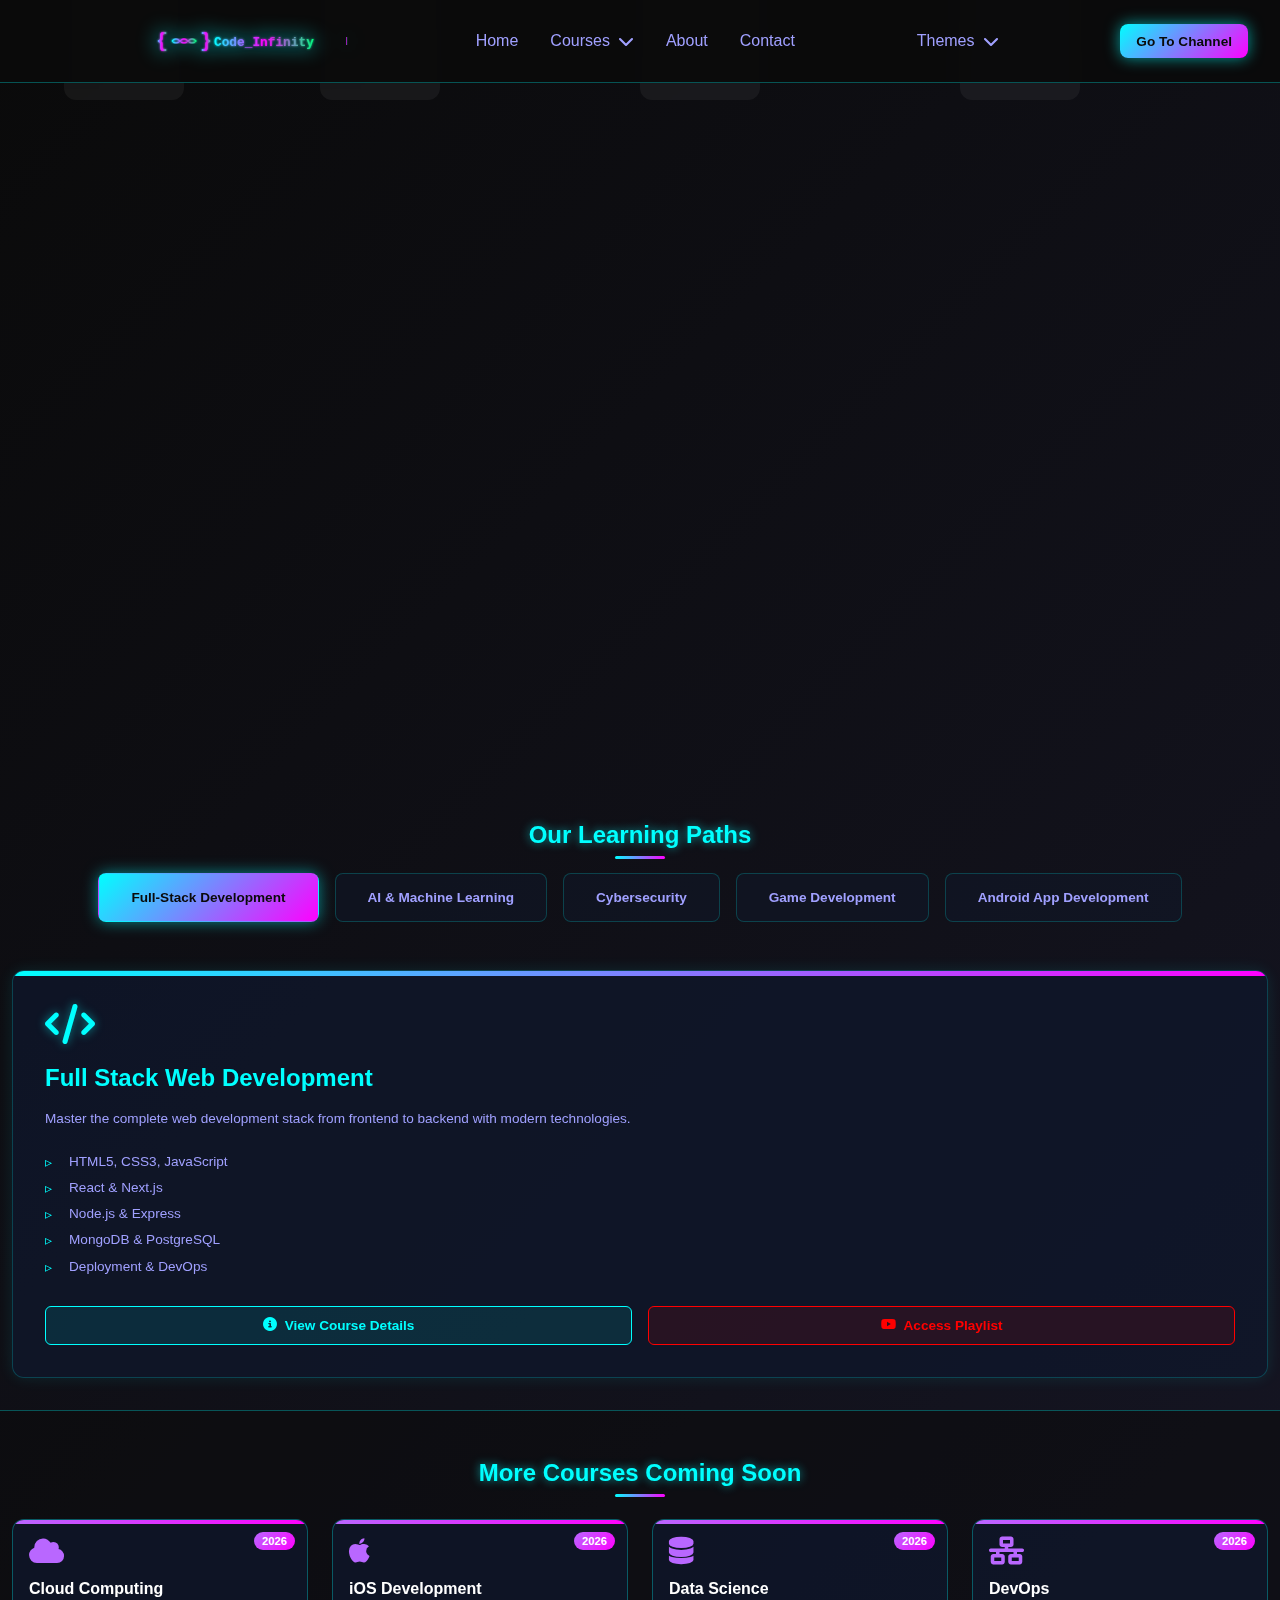
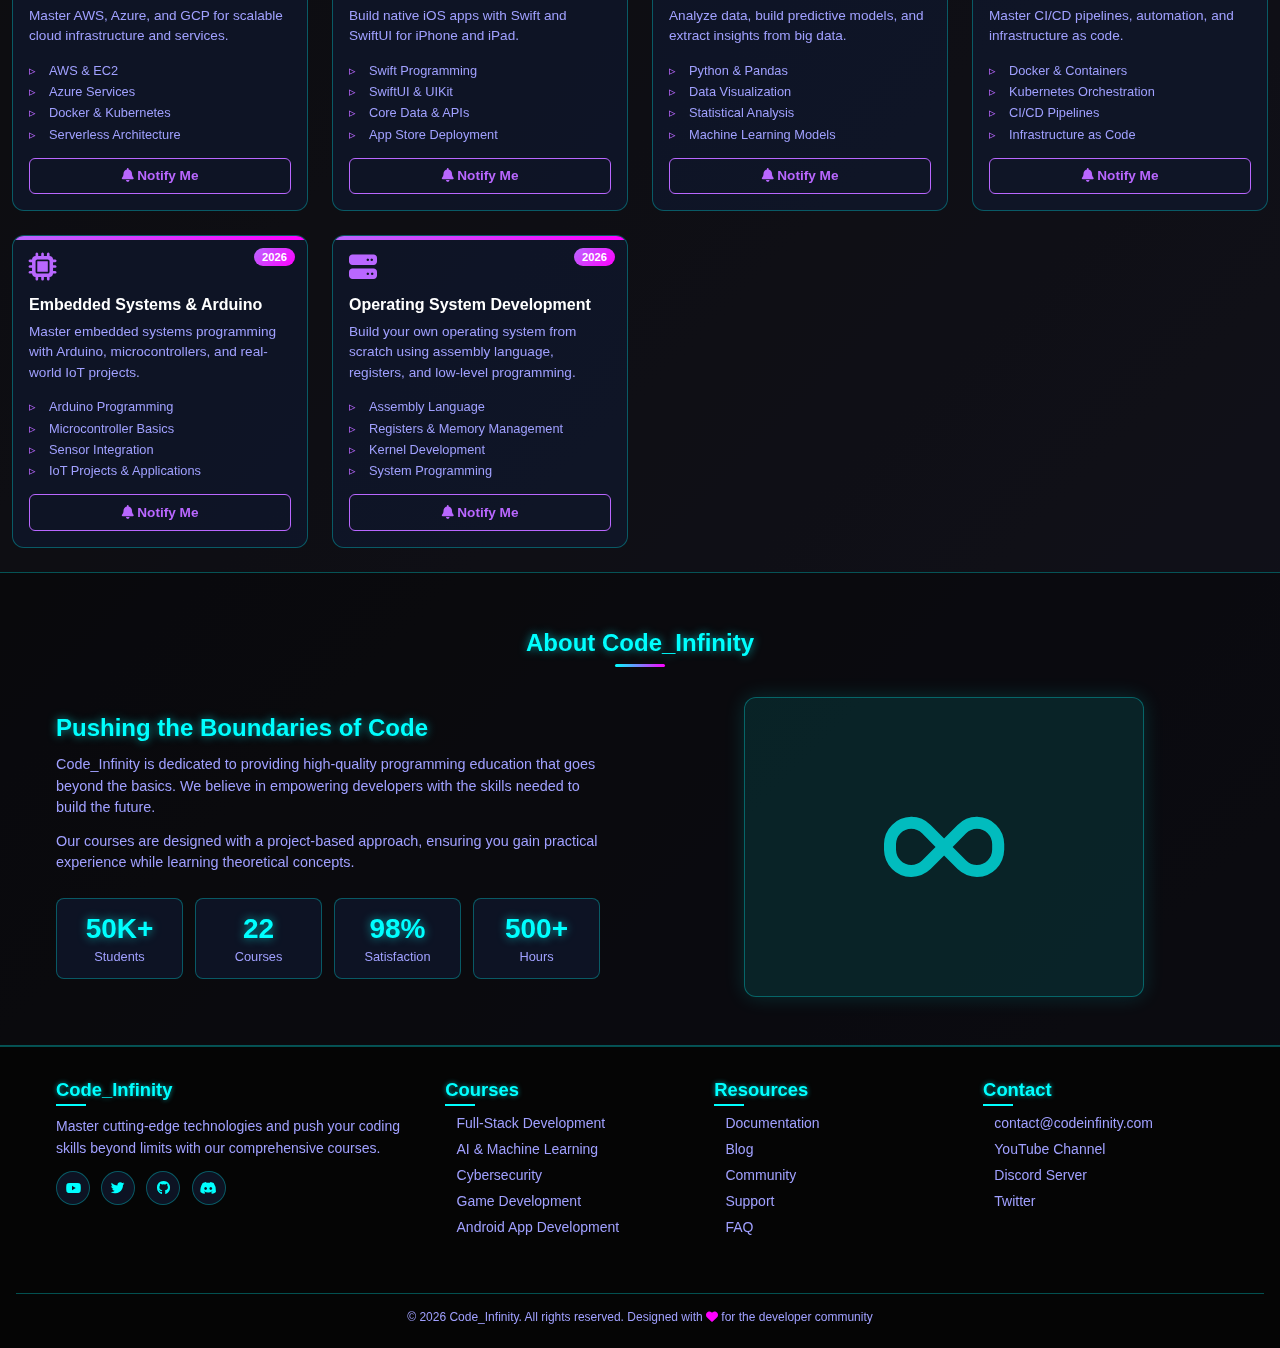
<file: index.html>
<!DOCTYPE html>
<html lang="en">
<head>
    <meta charset="UTF-8">
    <meta name="viewport" content="width=device-width, initial-scale=1.0">
    <title>Code_Infinity | Tech Mastery 2026</title>
    <link rel="stylesheet" href="https://cdnjs.cloudflare.com/ajax/libs/font-awesome/6.4.0/css/all.min.css">
    <link rel="stylesheet" href="css/common.css">
    <link rel="stylesheet" href="css/style.css">
</head>
<body>
    <!-- Header -->
    <header>
        <nav class="navbar">
            <button class="mobile-menu-toggle" aria-label="Toggle menu">
                <i class="fas fa-bars"></i>
            </button>
            <div class="mobile-menu-overlay"></div>
            <a href="index.html" class="logo">
                <!-- Coding-themed logo with brackets and infinity symbol -->
                <svg class="logo-img glowing" xmlns="http://www.w3.org/2000/svg" width="200" height="50" viewBox="0 0 500 60">
                    <defs>
                        <linearGradient id="codeGradient" x1="0%" y1="0%" x2="100%" y2="0%">
                            <stop offset="0%" stop-color="#00ffff" style="stop-opacity:1" />
                            <stop offset="50%" stop-color="#ff00ff" style="stop-opacity:1" />
                            <stop offset="100%" stop-color="#00ff80" style="stop-opacity:1" />
                        </linearGradient>
                        <filter id="glow">
                            <feGaussianBlur stdDeviation="2" result="coloredBlur"/>
                            <feMerge>
                                <feMergeNode in="coloredBlur"/>
                                <feMergeNode in="SourceGraphic"/>
                            </feMerge>
                        </filter>
                    </defs>

                    <!-- Code brackets { } -->
                    <text x="5" y="45" font-size="50" font-family="'Courier New', monospace" font-weight="bold" fill="url(#codeGradient)" filter="url(#glow)">{</text>
                    
                    <!-- Infinity symbol ∞ -->
                    <path d="M 45 30 Q 55 20, 65 30 Q 75 40, 85 30 Q 95 20, 105 30 Q 95 40, 85 30 Q 75 20, 65 30 Q 55 40, 45 30" 
                          stroke="url(#codeGradient)" 
                          stroke-width="3" 
                          fill="none" 
                          filter="url(#glow)"/>
                    
                    <!-- Closing bracket } -->
                    <text x="115" y="45" font-size="50" font-family="'Courier New', monospace" font-weight="bold" fill="url(#codeGradient)" filter="url(#glow)">}</text>
                    
                    <!-- Code_Infinity text -->
                    <text x="150" y="42" font-size="32" font-family="'Courier New', monospace" font-weight="bold" fill="url(#codeGradient)" filter="url(#glow)">
                        Code_Infinity
                    </text>

                    <!-- Terminal cursor -->
                    <rect x="480" y="20" width="3" height="20" fill="url(#codeGradient)" opacity="0.8">
                        <animate attributeName="opacity" values="0.8;0.2;0.8" dur="1s" repeatCount="indefinite"/>
                    </rect>
                </svg>
            </a>
            <div class="nav-links">
                <a href="#home">Home</a>
                
                <!-- Courses Dropdown -->
                <div class="dropdown">
                    <div class="dropdown-toggle">
                        <span>Courses</span>
                        <i class="fas fa-chevron-down"></i>
                    </div>
                    <div class="dropdown-menu">
                        <a href="Course_Details/Full_Stack_Web_Dev.html" class="dropdown-item">
                            <i class="fas fa-code course-icon" style="color: var(--neon-cyan);"></i>
                            <div>
                                <div style="font-weight: 700; color: var(--neon-cyan);">Full-Stack Web Development</div>
                                <div style="font-size: 0.8rem; opacity: 0.8;">Available Now</div>
                            </div>
                        </a>
                        <a href="Course_Details/AI_ML.html" class="dropdown-item">
                            <i class="fas fa-brain course-icon" style="color: #9b59b6;"></i>
                            <div>
                                <div style="font-weight: 700;">AI & Machine Learning</div>
                                <div style="font-size: 0.8rem; opacity: 0.8;">Available Now</div>
                            </div>
                        </a>
                        <a href="Course_Details/Cybersecurity.html" class="dropdown-item">
                            <i class="fas fa-shield-alt course-icon" style="color: #e74c3c;"></i>
                            <div>
                                <div style="font-weight: 700;">Cybersecurity</div>
                                <div style="font-size: 0.8rem; opacity: 0.8;">Available Now</div>
                            </div>
                        </a>
                        <a href="Course_Details/Game_Dev.html" class="dropdown-item">
                            <i class="fas fa-gamepad course-icon" style="color: #f39c12;"></i>
                            <div>
                                <div style="font-weight: 700;">Game Development</div>
                                <div style="font-size: 0.8rem; opacity: 0.8;">Available Now</div>
                            </div>
                        </a>
                        <a href="Course_Details/Android_Dev.html" class="dropdown-item">
                            <i class="fab fa-android course-icon" style="color: #3ddc84;"></i>
                            <div>
                                <div style="font-weight: 700;">Android App Development</div>
                                <div style="font-size: 0.8rem; opacity: 0.8;">Available Now</div>
                            </div>
                        </a>
                    </div>
                </div>
                
                <a href="#about">About</a>
                <a href="#contact">Contact</a>
            </div>
            <div class="dropdown theme-dropdown">
                <div class="dropdown-toggle">
                        <span>Themes</span>
                        <i class="fas fa-chevron-down"></i>
                </div>
                <div class="dropdown-menu">
                    <div class="theme-option active" data-theme="neon-nexus">
                        <span>Neon Nexus</span>
                        <span class="current-indicator">(current)</span>
                    </div>
                    <div class="theme-option" data-theme="dark">
                        <span>Dark</span>
                    </div>
                    <div class="theme-option" data-theme="white">
                        <span>White</span>
                    </div>
                </div>
            </div>
            <button class="cta-button">Go To Channel</button>
        </nav>
    </header>

    <!-- Hero Section -->
    <section class="hero" id="home">
        <!-- Falling glass overlay -->
        <div class="glass"></div>
        <div class="glass"></div>
        <div class="glass"></div>
        <div class="glass"></div>

        <div class="hero-content">
        <h1>Code Beyond Limits</h1>
            <div class="hero-subtitle">Tech Mastery 2026</div>
            <p class="hero-intro">
                Master cutting-edge technologies with Code_Infinity. From Full-Stack Development 
                to AI/ML, Cybersecurity, and more — learn everything from beginner to advanced 
                with practical, real-world tutorials.
        </p>
        <div class="hero-buttons">
            <a href="#courses" class="btn btn-primary">
                <i class="fas fa-rocket"></i> Start Learning Now
            </a>
            <a href="#about" class="btn btn-secondary">
                    <i class="fas fa-play-circle"></i> About Us
            </a>
            </div>
        </div>
    </section>

    <!-- Courses Section -->
    <section class="section" id="courses">
        <h2 class="section-title">Our Learning Paths</h2>
        
        <!-- Category Tabs -->
        <div class="category-tabs">
            <div class="category-tab active" data-category="web-dev">Full-Stack Development</div>
            <div class="category-tab" data-category="ai-ml">AI & Machine Learning</div>
            <div class="category-tab" data-category="cybersecurity">Cybersecurity</div>
            <div class="category-tab" data-category="game-dev">Game Development</div>
            <div class="category-tab" data-category="android-dev">Android App Development</div>
        </div>
        
        <!-- Full-Stack Development Courses -->
        <div class="courses-grid category-content" id="web-dev-courses">
            <div class="course-card web-dev floating">
                <div class="course-icon">
                    <i class="fas fa-code"></i>
                </div>
                <h3 class="course-title">Full Stack Web Development</h3>
                <p class="course-desc">Master the complete web development stack from frontend to backend with modern technologies.</p>
                <ul class="course-features">
                    <li>HTML5, CSS3, JavaScript</li>
                    <li>React & Next.js</li>
                    <li>Node.js & Express</li>
                    <li>MongoDB & PostgreSQL</li>
                    <li>Deployment & DevOps</li>
                </ul>
                <div class="course-actions">
                    <a href="Course_Details/Full_Stack_Web_Dev.html" class="course-action-btn details-btn">
                        <i class="fas fa-info-circle"></i> View Course Details
                    </a>
                    <a href="https://youtube.com/playlist?list=YOUR_FULLSTACK_PLAYLIST" target="_blank" class="course-action-btn youtube-btn">
                        <i class="fab fa-youtube"></i> Access Playlist
                    </a>
                </div>
            </div>
            
            </div>
            
        <!-- AI & Machine Learning Courses -->
        <div class="courses-grid category-content" id="ai-ml-courses" style="display: none">
            <div class="course-card ai-ml floating">
                <div class="course-icon">
                    <i class="fas fa-brain"></i>
                </div>
                <h3 class="course-title">AI & Machine Learning</h3>
                <p class="course-desc">Master artificial intelligence and machine learning from fundamentals to advanced deep learning techniques.</p>
                <ul class="course-features">
                    <li>Python Fundamentals for AI/ML</li>
                    <li>Data Science & Preprocessing</li>
                    <li>Machine Learning Algorithms</li>
                    <li>Deep Learning & Neural Networks</li>
                    <li>Real-world AI Projects</li>
                </ul>
                <div class="course-actions">
                    <a href="Course_Details/AI_ML.html" class="course-action-btn details-btn">
                        <i class="fas fa-info-circle"></i> View Course Details
                    </a>
                    <a href="https://youtube.com/playlist?list=YOUR_AI_ML_PLAYLIST" target="_blank" class="course-action-btn youtube-btn">
                        <i class="fab fa-youtube"></i> Access Playlist
                    </a>
                </div>
            </div>
        </div>
        
        <!-- Cybersecurity Courses -->
        <div class="courses-grid category-content" id="cybersecurity-courses" style="display: none">
            <div class="course-card cybersecurity floating">
                <div class="course-icon">
                    <i class="fas fa-shield-alt"></i>
                </div>
                <h3 class="course-title">Cybersecurity</h3>
                <p class="course-desc">Master cybersecurity fundamentals, ethical hacking, and protect systems from threats.</p>
                <ul class="course-features">
                    <li>Introduction to Cybersecurity</li>
                    <li>Network Security & Protocols</li>
                    <li>Ethical Hacking & Penetration Testing</li>
                    <li>Security Tools & Techniques</li>
                    <li>Real-world Security Projects</li>
                </ul>
                <div class="course-actions">
                    <a href="Course_Details/Cybersecurity.html" class="course-action-btn details-btn">
                        <i class="fas fa-info-circle"></i> View Course Details
                    </a>
                    <a href="https://youtube.com/playlist?list=YOUR_CYBERSECURITY_PLAYLIST" target="_blank" class="course-action-btn youtube-btn">
                        <i class="fab fa-youtube"></i> Access Playlist
                    </a>
                </div>
            </div>
        </div>
        
        <!-- Game Development Courses -->
        <div class="courses-grid category-content" id="game-dev-courses" style="display: none">
            <div class="course-card game-dev floating">
                <div class="course-icon">
                    <i class="fas fa-gamepad"></i>
                </div>
                <h3 class="course-title">Game Development</h3>
                <p class="course-desc">Create amazing games from scratch using Unity, game design principles, and modern development tools.</p>
                <ul class="course-features">
                    <li>Introduction to Game Development</li>
                    <li>Unity Engine Fundamentals</li>
                    <li>Game Design & Mechanics</li>
                    <li>2D & 3D Game Development</li>
                    <li>Publishing & Monetization</li>
                </ul>
                <div class="course-actions">
                    <a href="Course_Details/Game_Dev.html" class="course-action-btn details-btn">
                        <i class="fas fa-info-circle"></i> View Course Details
                    </a>
                    <a href="https://youtube.com/playlist?list=YOUR_GAME_DEV_PLAYLIST" target="_blank" class="course-action-btn youtube-btn">
                        <i class="fab fa-youtube"></i> Access Playlist
                    </a>
                </div>
            </div>
        </div>

        <!-- Android App Development Courses -->
        <div class="courses-grid category-content" id="android-dev-courses" style="display: none">
            <div class="course-card android-dev floating">
                <div class="course-icon">
                    <i class="fab fa-android"></i>
                </div>
                <h3 class="course-title">Android App Development</h3>
                <p class="course-desc">Build modern Android applications using Kotlin, Jetpack Compose, and best practices.</p>
                <ul class="course-features">
                    <li>Kotlin Programming Fundamentals</li>
                    <li>Android Studio & Development</li>
                    <li>Jetpack Compose UI</li>
                    <li>Database & API Integration</li>
                    <li>Play Store Deployment</li>
                </ul>
                <div class="course-actions">
                    <a href="Course_Details/Android_Dev.html" class="course-action-btn details-btn">
                        <i class="fas fa-info-circle"></i> View Course Details
                    </a>
                    <a href="https://youtube.com/playlist?list=YOUR_ANDROID_DEV_PLAYLIST" target="_blank" class="course-action-btn youtube-btn">
                        <i class="fab fa-youtube"></i> Access Playlist
                    </a>
                </div>
            </div>
        </div>
    </section>

    <!-- Upcoming Courses Section -->
    <section class="upcoming-courses" id="upcoming">
        <h2 class="section-title">More Courses Coming Soon</h2>
        <div class="upcoming-grid">
            <div class="upcoming-card">
                <span class="upcoming-badge">2026</span>
                <div class="upcoming-icon">
                    <i class="fas fa-cloud"></i>
                </div>
                <h3 class="upcoming-title">Cloud Computing</h3>
                <p class="upcoming-desc">Master AWS, Azure, and GCP for scalable cloud infrastructure and services.</p>
                <ul class="upcoming-features">
                    <li>AWS & EC2</li>
                    <li>Azure Services</li>
                    <li>Docker & Kubernetes</li>
                    <li>Serverless Architecture</li>
                </ul>
                <button class="notify-btn"><i class="fas fa-bell"></i> Notify Me</button>
            </div>
            
            <div class="upcoming-card">
                <span class="upcoming-badge">2026</span>
                <div class="upcoming-icon">
                    <i class="fab fa-apple"></i>
                </div>
                <h3 class="upcoming-title">iOS Development</h3>
                <p class="upcoming-desc">Build native iOS apps with Swift and SwiftUI for iPhone and iPad.</p>
                <ul class="upcoming-features">
                    <li>Swift Programming</li>
                    <li>SwiftUI & UIKit</li>
                    <li>Core Data & APIs</li>
                    <li>App Store Deployment</li>
                </ul>
                <button class="notify-btn"><i class="fas fa-bell"></i> Notify Me</button>
            </div>
            
            <div class="upcoming-card">
                <span class="upcoming-badge">2026</span>
                <div class="upcoming-icon">
                    <i class="fas fa-database"></i>
                </div>
                <h3 class="upcoming-title">Data Science</h3>
                <p class="upcoming-desc">Analyze data, build predictive models, and extract insights from big data.</p>
                <ul class="upcoming-features">
                    <li>Python & Pandas</li>
                    <li>Data Visualization</li>
                    <li>Statistical Analysis</li>
                    <li>Machine Learning Models</li>
                </ul>
                <button class="notify-btn"><i class="fas fa-bell"></i> Notify Me</button>
            </div>
            
            <div class="upcoming-card">
                <span class="upcoming-badge">2026</span>
                <div class="upcoming-icon">
                    <i class="fas fa-network-wired"></i>
                </div>
                <h3 class="upcoming-title">DevOps</h3>
                <p class="upcoming-desc">Master CI/CD pipelines, automation, and infrastructure as code.</p>
                <ul class="upcoming-features">
                    <li>Docker & Containers</li>
                    <li>Kubernetes Orchestration</li>
                    <li>CI/CD Pipelines</li>
                    <li>Infrastructure as Code</li>
                </ul>
                <button class="notify-btn"><i class="fas fa-bell"></i> Notify Me</button>
            </div>
            
            <div class="upcoming-card">
                <span class="upcoming-badge">2026</span>
                <div class="upcoming-icon">
                    <i class="fas fa-microchip"></i>
                </div>
                <h3 class="upcoming-title">Embedded Systems & Arduino</h3>
                <p class="upcoming-desc">Master embedded systems programming with Arduino, microcontrollers, and real-world IoT projects.</p>
                <ul class="upcoming-features">
                    <li>Arduino Programming</li>
                    <li>Microcontroller Basics</li>
                    <li>Sensor Integration</li>
                    <li>IoT Projects & Applications</li>
                </ul>
                <button class="notify-btn"><i class="fas fa-bell"></i> Notify Me</button>
            </div>
            
            <div class="upcoming-card">
                <span class="upcoming-badge">2026</span>
                <div class="upcoming-icon">
                    <i class="fas fa-server"></i>
                </div>
                <h3 class="upcoming-title">Operating System Development</h3>
                <p class="upcoming-desc">Build your own operating system from scratch using assembly language, registers, and low-level programming.</p>
                <ul class="upcoming-features">
                    <li>Assembly Language</li>
                    <li>Registers & Memory Management</li>
                    <li>Kernel Development</li>
                    <li>System Programming</li>
                </ul>
                <button class="notify-btn"><i class="fas fa-bell"></i> Notify Me</button>
            </div>
        </div>
    </section>

    <!-- About Section -->
    <section class="section about" id="about">
        <h2 class="section-title">About Code_Infinity</h2>
        <div class="about-content">
            <div class="about-text">
                <h2>Pushing the Boundaries of Code</h2>
                <p>Code_Infinity is dedicated to providing high-quality programming education that goes beyond the basics. We believe in empowering developers with the skills needed to build the future.</p>
                <p>Our courses are designed with a project-based approach, ensuring you gain practical experience while learning theoretical concepts.</p>
                <div class="stats">
                    <div class="stat">
                        <div class="stat-number">50K+</div>
                        <div class="stat-label">Students</div>
                    </div>
                    <div class="stat">
                        <div class="stat-number">22</div>
                        <div class="stat-label">Courses</div>
                    </div>
                    <div class="stat">
                        <div class="stat-number">98%</div>
                        <div class="stat-label">Satisfaction</div>
                    </div>
                    <div class="stat">
                        <div class="stat-number">500+</div>
                        <div class="stat-label">Hours</div>
                    </div>
                </div>
            </div>
            <div class="about-visual">
                <div class="about-icon-box">
                    <i class="fas fa-infinity"></i>
                </div>
            </div>
        </div>
    </section>

    <!-- Footer -->
    <footer id="contact">
        <div class="footer-content">
            <div class="footer-column">
                <h3>Code_Infinity</h3>
                <p style="color: var(--text-secondary); line-height: 1.6;">Master cutting-edge technologies and push your coding skills beyond limits with our comprehensive courses.</p>
                <div class="social-links">
                    <a href="#"><i class="fab fa-youtube"></i></a>
                    <a href="#"><i class="fab fa-twitter"></i></a>
                    <a href="#"><i class="fab fa-github"></i></a>
                    <a href="#"><i class="fab fa-discord"></i></a>
                </div>
            </div>
            <div class="footer-column">
                <h3>Courses</h3>
                <ul class="footer-links">
                    <li><a href="Course_Details/Full_Stack_Web_Dev.html">Full-Stack Development</a></li>
                    <li><a href="Course_Details/AI_ML.html">AI & Machine Learning</a></li>
                    <li><a href="Course_Details/Cybersecurity.html">Cybersecurity</a></li>
                    <li><a href="Course_Details/Game_Dev.html">Game Development</a></li>
                    <li><a href="Course_Details/Android_Dev.html">Android App Development</a></li>
                </ul>
            </div>
            <div class="footer-column">
                <h3>Resources</h3>
                <ul class="footer-links">
                    <li><a href="#">Documentation</a></li>
                    <li><a href="#">Blog</a></li>
                    <li><a href="#">Community</a></li>
                    <li><a href="#">Support</a></li>
                    <li><a href="#">FAQ</a></li>
                </ul>
            </div>
            <div class="footer-column">
                <h3>Contact</h3>
                <ul class="footer-links">
                    <li><a href="mailto:contact@codeinfinity.com">contact@codeinfinity.com</a></li>
                    <li><a href="#">YouTube Channel</a></li>
                    <li><a href="#">Discord Server</a></li>
                    <li><a href="#">Twitter</a></li>
                </ul>
            </div>
        </div>
        <div class="copyright">
            <span class="copyright-line">© 2026 Code_Infinity. All rights reserved.</span>
            <span class="copyright-line">Designed with <i class="fas fa-heart" style="color: var(--neon-pink);"></i> for the developer community</span>
        </div>
    </footer>
    <script src="js/themes.js"></script>
    <script src="js/script.js"></script>
</body>
</html>
</file>
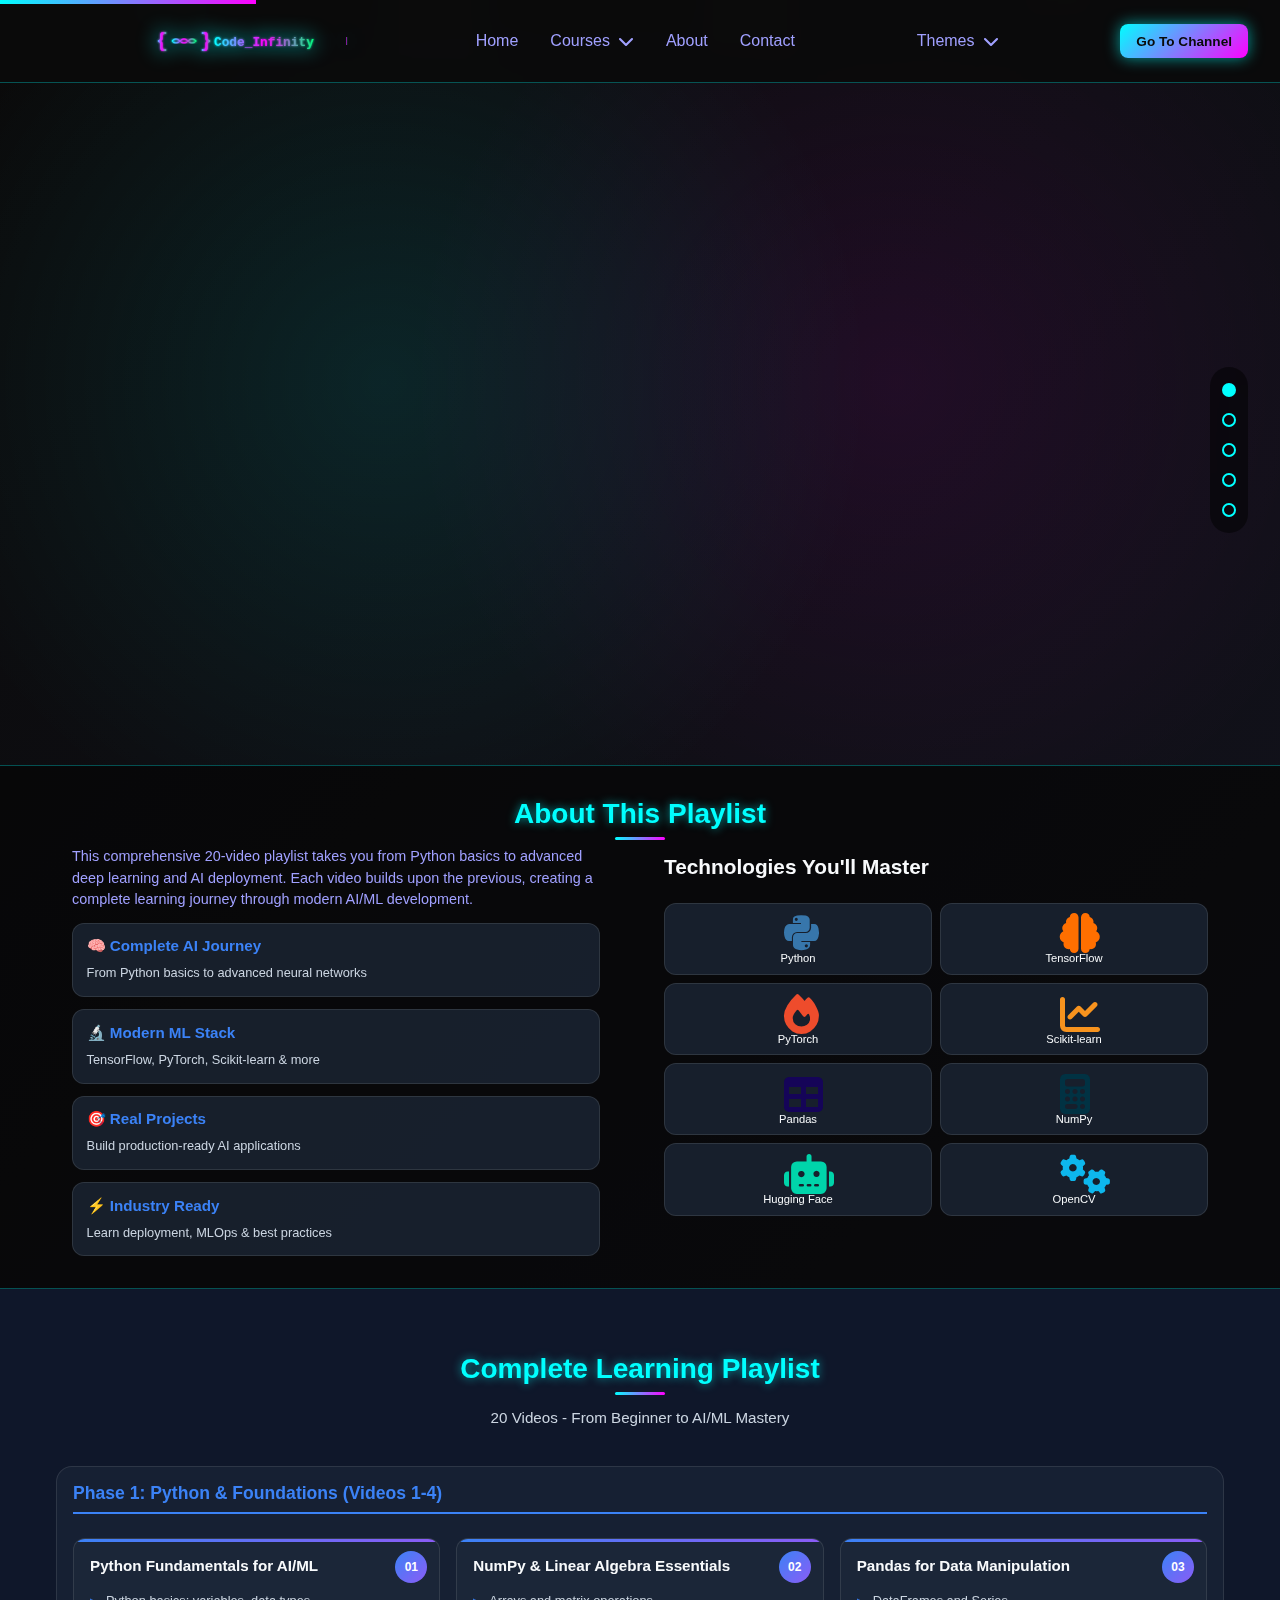
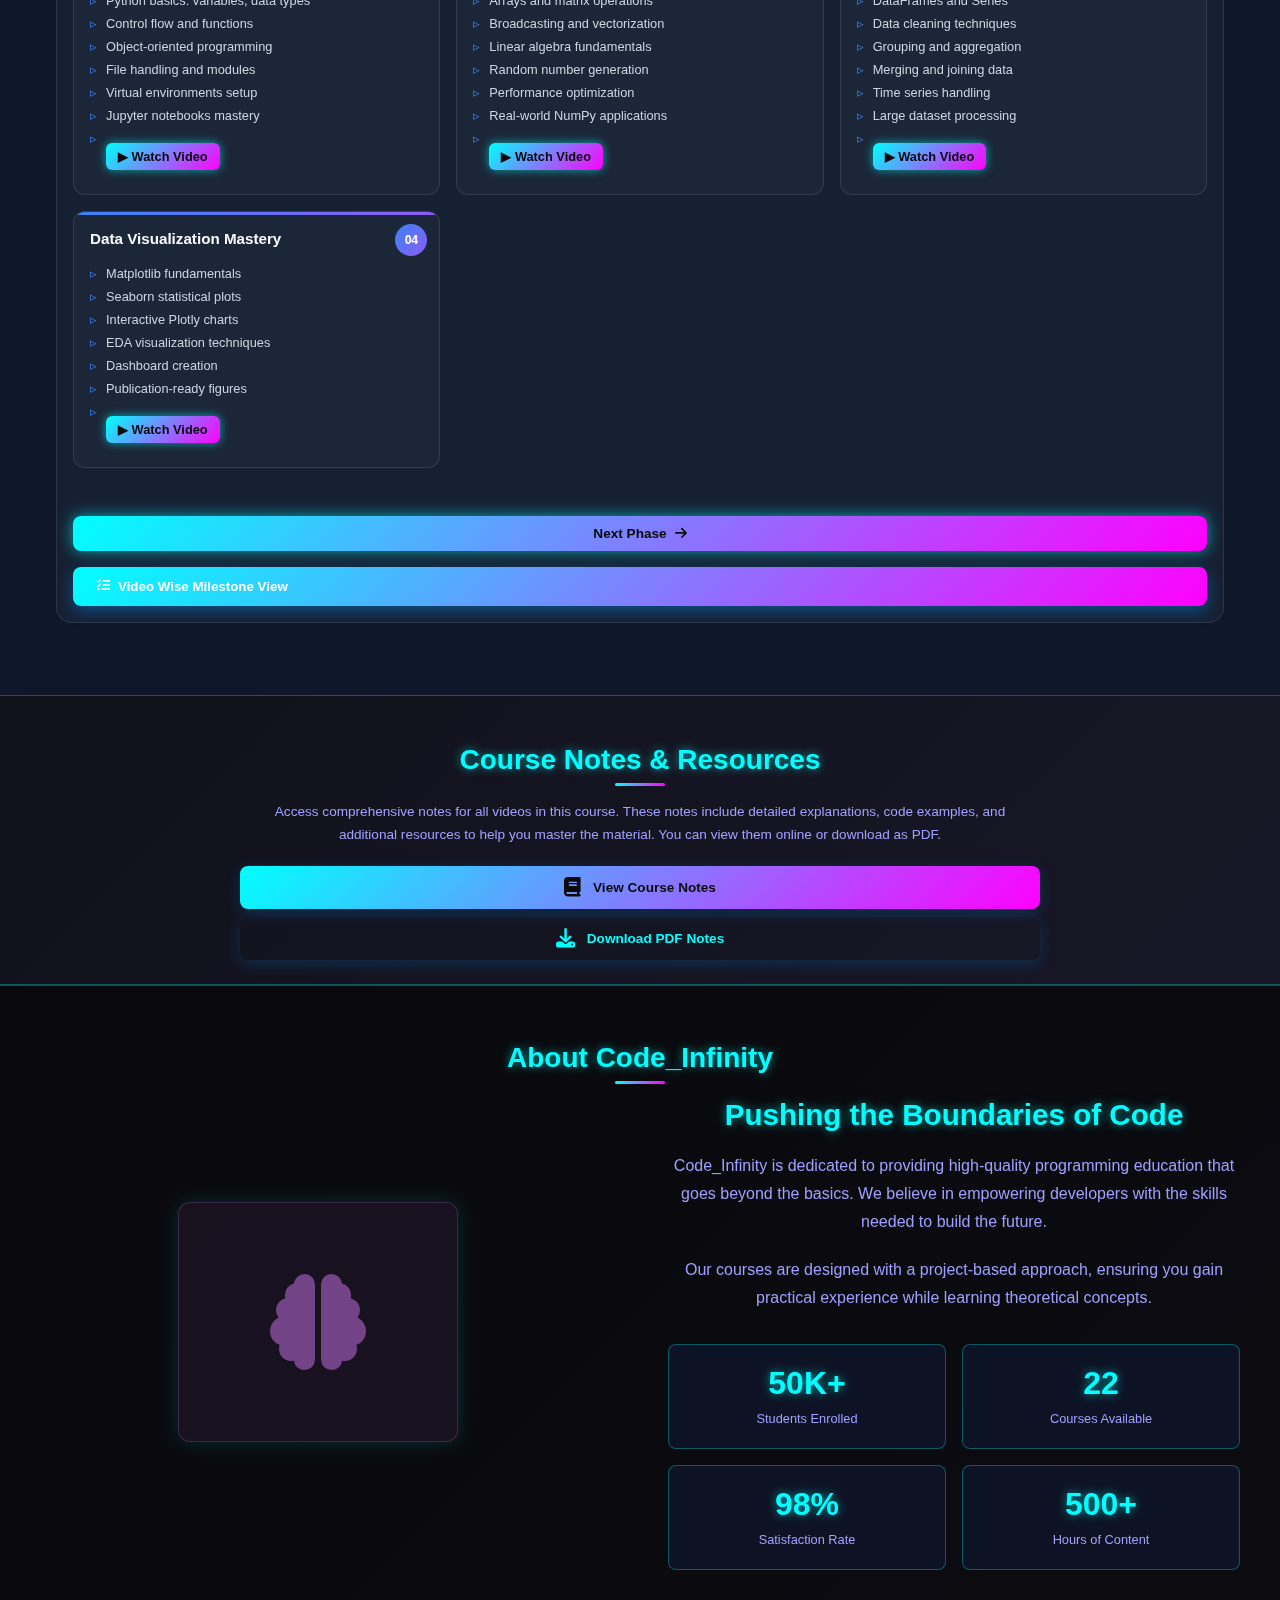
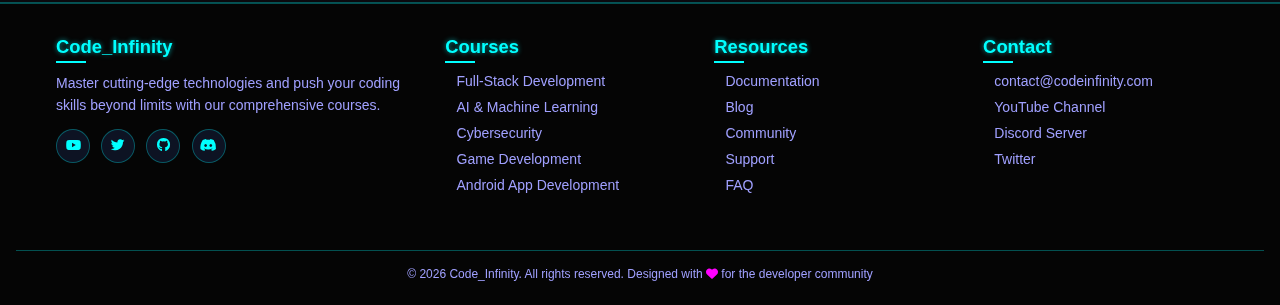
<file: Course_Details/AI_ML.html>
<!DOCTYPE html>
<html lang="en">
<head>
    <meta charset="UTF-8">
    <meta name="viewport" content="width=device-width, initial-scale=1.0">
    <title>Code_Infinity | AI & Machine Learning Mastery</title>
    <link rel="stylesheet" href="https://cdnjs.cloudflare.com/ajax/libs/font-awesome/6.4.0/css/all.min.css">
    <link rel="stylesheet" href="../css/common.css">
    <link rel="stylesheet" href="css/style.css">
</head>
<body>
    <!-- Header -->
    <header>
        <nav class="navbar">
            <button class="mobile-menu-toggle" aria-label="Toggle menu">
                <i class="fas fa-bars"></i>
            </button>
            <div class="mobile-menu-overlay"></div>
            <a href="../index.html" class="logo">
                <!-- Coding-themed logo with brackets and infinity symbol -->
                <svg class="logo-img glowing" xmlns="http://www.w3.org/2000/svg" width="200" height="50" viewBox="0 0 500 60">
                    <defs>
                        <linearGradient id="codeGradient" x1="0%" y1="0%" x2="100%" y2="0%">
                            <stop offset="0%" stop-color="#00ffff" style="stop-opacity:1" />
                            <stop offset="50%" stop-color="#ff00ff" style="stop-opacity:1" />
                            <stop offset="100%" stop-color="#00ff80" style="stop-opacity:1" />
                        </linearGradient>
                        <filter id="glow">
                            <feGaussianBlur stdDeviation="2" result="coloredBlur"/>
                            <feMerge>
                                <feMergeNode in="coloredBlur"/>
                                <feMergeNode in="SourceGraphic"/>
                            </feMerge>
                        </filter>
                    </defs>
                    
                    <!-- Code brackets { } -->
                    <text x="5" y="45" font-size="50" font-family="'Courier New', monospace" font-weight="bold" fill="url(#codeGradient)" filter="url(#glow)">{</text>
                    
                    <!-- Infinity symbol ∞ -->
                    <path d="M 45 30 Q 55 20, 65 30 Q 75 40, 85 30 Q 95 20, 105 30 Q 95 40, 85 30 Q 75 20, 65 30 Q 55 40, 45 30" 
                          stroke="url(#codeGradient)" 
                          stroke-width="3" 
                          fill="none" 
                          filter="url(#glow)"/>
                    
                    <!-- Closing bracket } -->
                    <text x="115" y="45" font-size="50" font-family="'Courier New', monospace" font-weight="bold" fill="url(#codeGradient)" filter="url(#glow)">}</text>
                    
                    <!-- Code_Infinity text -->
                    <text x="150" y="42" font-size="32" font-family="'Courier New', monospace" font-weight="bold" fill="url(#codeGradient)" filter="url(#glow)">
                        Code_Infinity
                    </text>
                    
                    <!-- Terminal cursor -->
                    <rect x="480" y="20" width="3" height="20" fill="url(#codeGradient)" opacity="0.8">
                        <animate attributeName="opacity" values="0.8;0.2;0.8" dur="1s" repeatCount="indefinite"/>
                    </rect>
                </svg>
            </a>
            <div class="nav-links">
                <a href="../index.html">Home</a>
                
                <!-- Courses Dropdown -->
                <div class="dropdown">
                    <div class="dropdown-toggle">
                        <span>Courses</span>
                        <i class="fas fa-chevron-down"></i>
                    </div>
                    <div class="dropdown-menu">
                        <a href="Full_Stack_Web_Dev.html" class="dropdown-item">
                            <i class="fas fa-code course-icon" style="color: var(--neon-cyan);"></i>
                            <div>
                                <div style="font-weight: 700;">Full-Stack Web Development</div>
                                <div style="font-size: 0.8rem; opacity: 0.8;">Available Now</div>
                            </div>
                        </a>
                        
                        <a href="AI_ML.html" class="dropdown-item">
                            <i class="fas fa-brain course-icon" style="color: #9b59b6;"></i>
                            <div>
                                <div style="font-weight: 700; color: #9b59b6;">AI & Machine Learning</div>
                                <div style="font-size: 0.8rem; opacity: 0.8;">Available Now</div>
                            </div>
                        </a>
                        
                        <a href="Cybersecurity.html" class="dropdown-item">
                            <i class="fas fa-shield-alt course-icon" style="color: #e74c3c;"></i>
                            <div>
                                <div style="font-weight: 700;">Cybersecurity</div>
                                <div style="font-size: 0.8rem; opacity: 0.8;">Available Now</div>
                            </div>
                        </a>

                        <a href="Game_Dev.html" class="dropdown-item">
                            <i class="fas fa-gamepad course-icon" style="color: #f39c12;"></i>
                            <div>
                                <div style="font-weight: 700;">Game Development</div>
                                <div style="font-size: 0.8rem; opacity: 0.8;">Available Now</div>
                            </div>
                        </a>

                        <a href="Android_Dev.html" class="dropdown-item">
                            <i class="fab fa-android course-icon" style="color: #3ddc84;"></i>
                            <div>
                                <div style="font-weight: 700;">Android App Development</div>
                                <div style="font-size: 0.8rem; opacity: 0.8;">Available Now</div>
                            </div>
                        </a>
                    </div>
                </div>
                
                <a href="#about">About</a>
                <a href="#contact">Contact</a>
            </div>
            <div class="dropdown theme-dropdown">
                <div class="dropdown-toggle">
                    <span>Themes</span>
                    <i class="fas fa-chevron-down"></i>
                </div>
                <div class="dropdown-menu">
                    <div class="theme-option active" data-theme="neon-nexus">
                        <span>Neon Nexus</span>
                        <span class="current-indicator">(current)</span>
                    </div>
                    <div class="theme-option" data-theme="dark">
                        <span>Dark</span>
                    </div>
                    <div class="theme-option" data-theme="white">
                        <span>White</span>
                    </div>
                </div>
            </div>
            <button class="cta-button">Go To Channel</button>
        </nav>
    </header>

    <!-- Hero Section -->
    <section class="hero" id="home">
        <!-- Falling glass overlay -->
        <div class="glass"></div>
        <div class="glass"></div>
        <div class="glass"></div>
        <div class="glass"></div>
        
        <h1>AI & Machine Learning 2026</h1>
        <p>Master artificial intelligence and machine learning from fundamentals to advanced deep learning. Build intelligent systems that transform industries.</p>
        <div class="hero-buttons">
            <a href="#playlist" class="btn btn-primary">
                <i class="fas fa-brain"></i> Start Learning Now
            </a>
            <a href="#about" class="btn btn-secondary">
                <i class="fas fa-play-circle"></i> Watch Intro Video
            </a>
        </div>
    </section>

    <!-- About Section -->
    <section id="about" class="about">
        <div class="container">
            <h2 class="section-title">About This Playlist</h2>
            <div class="about-content">
                <div class="about-text">
                    <p>This comprehensive 20-video playlist takes you from Python basics to advanced deep learning and AI deployment. Each video builds upon the previous, creating a complete learning journey through modern AI/ML development.</p>
                    
                    <div class="features-grid">
                        <div class="feature">
                            <h3>🧠 Complete AI Journey</h3>
                            <p>From Python basics to advanced neural networks</p>
                        </div>
                        <div class="feature">
                            <h3>🔬 Modern ML Stack</h3>
                            <p>TensorFlow, PyTorch, Scikit-learn & more</p>
                        </div>
                        <div class="feature">
                            <h3>🎯 Real Projects</h3>
                            <p>Build production-ready AI applications</p>
                        </div>
                        <div class="feature">
                            <h3>⚡ Industry Ready</h3>
                            <p>Learn deployment, MLOps & best practices</p>
                        </div>
                    </div>
                </div>
                
                <div class="tech-stack">
                    <h3>Technologies You'll Master</h3>
                    <div class="tech-grid">
                        <div class="tech-item floating">
                            <i class="fab fa-python tech-icon" style="font-size: 2.5rem; color: #3776ab;"></i>
                            <span class="tech-name">Python</span>
                        </div>
                        <div class="tech-item floating" style="animation-delay:.2s">
                            <i class="fas fa-brain tech-icon" style="font-size: 2.5rem; color: #ff6f00;"></i>
                            <span class="tech-name">TensorFlow</span>
                        </div>
                        <div class="tech-item floating" style="animation-delay:.4s">
                            <i class="fas fa-fire tech-icon" style="font-size: 2.5rem; color: #ee4c2c;"></i>
                            <span class="tech-name">PyTorch</span>
                        </div>
                        <div class="tech-item floating" style="animation-delay:.6s">
                            <i class="fas fa-chart-line tech-icon" style="font-size: 2.5rem; color: #f7931e;"></i>
                            <span class="tech-name">Scikit-learn</span>
                        </div>
                        <div class="tech-item floating" style="animation-delay:.8s">
                            <i class="fas fa-table tech-icon" style="font-size: 2.5rem; color: #150458;"></i>
                            <span class="tech-name">Pandas</span>
                        </div>
                        <div class="tech-item floating" style="animation-delay:1s">
                            <i class="fas fa-calculator tech-icon" style="font-size: 2.5rem; color: #013243;"></i>
                            <span class="tech-name">NumPy</span>
                        </div>
                        <div class="tech-item floating" style="animation-delay:1.2s">
                            <i class="fas fa-robot tech-icon" style="font-size: 2.5rem; color: #00d4aa;"></i>
                            <span class="tech-name">Hugging Face</span>
                        </div>
                        <div class="tech-item floating" style="animation-delay:1.4s">
                            <i class="fas fa-cogs tech-icon" style="font-size: 2.5rem; color: #0db7ed;"></i>
                            <span class="tech-name">OpenCV</span>
                        </div>
                    </div>
                </div>
            </div>
        </div>
    </section>

    <!-- Playlist Section -->
    <section id="playlist" class="playlist">
        <div class="container">
            <h2 class="section-title">Complete Learning Playlist</h2>
            <p class="section-subtitle">20 Videos - From Beginner to AI/ML Mastery</p>
            
            <div class="playlist-container">
                <!-- Phase 1: Python & Foundations -->
                <div class="phase-section">
                    <h3 class="phase-title">Phase 1: Python & Foundations (Videos 1-4)</h3>
                    <div class="video-grid">
                        <div class="video-card">
                            <div class="video-number">01</div>
                            <h4 class="video-title">Python Fundamentals for AI/ML</h4>
                            <ul class="video-topics">
                                <li>Python basics: variables, data types</li>
                                <li>Control flow and functions</li>
                                <li>Object-oriented programming</li>
                                <li>File handling and modules</li>
                                <li>Virtual environments setup</li>
                                <li>Jupyter notebooks mastery</li>
                                <li><a href="#" class="watch-btn" target="_blank">▶ Watch Video</a></li>
                            </ul>
                        </div>

                        <div class="video-card">
                            <div class="video-number">02</div>
                            <h4 class="video-title">NumPy & Linear Algebra Essentials</h4>
                            <ul class="video-topics">
                                <li>Arrays and matrix operations</li>
                                <li>Broadcasting and vectorization</li>
                                <li>Linear algebra fundamentals</li>
                                <li>Random number generation</li>
                                <li>Performance optimization</li>
                                <li>Real-world NumPy applications</li>
                                <li><a href="#" class="watch-btn" target="_blank">▶ Watch Video</a></li>
                            </ul>
                        </div>

                        <div class="video-card">
                            <div class="video-number">03</div>
                            <h4 class="video-title">Pandas for Data Manipulation</h4>
                            <ul class="video-topics">
                                <li>DataFrames and Series</li>
                                <li>Data cleaning techniques</li>
                                <li>Grouping and aggregation</li>
                                <li>Merging and joining data</li>
                                <li>Time series handling</li>
                                <li>Large dataset processing</li>
                                <li><a href="#" class="watch-btn" target="_blank">▶ Watch Video</a></li>
                            </ul>
                        </div>

                        <div class="video-card">
                            <div class="video-number">04</div>
                            <h4 class="video-title">Data Visualization Mastery</h4>
                            <ul class="video-topics">
                                <li>Matplotlib fundamentals</li>
                                <li>Seaborn statistical plots</li>
                                <li>Interactive Plotly charts</li>
                                <li>EDA visualization techniques</li>
                                <li>Dashboard creation</li>
                                <li>Publication-ready figures</li>
                                <li><a href="#" class="watch-btn" target="_blank">▶ Watch Video</a></li>
                            </ul>
                        </div>
                    </div>
                </div>

                <!-- Phase 2: Machine Learning Fundamentals -->
                <div class="phase-section">
                    <h3 class="phase-title">Phase 2: Machine Learning Fundamentals (Videos 5-8)</h3>
                    <div class="video-grid">
                        <div class="video-card">
                            <div class="video-number">05</div>
                            <h4 class="video-title">ML Mathematics & Statistics</h4>
                            <ul class="video-topics">
                                <li>Probability distributions</li>
                                <li>Statistical hypothesis testing</li>
                                <li>Calculus for ML</li>
                                <li>Gradient descent intuition</li>
                                <li>Optimization techniques</li>
                                <li>Math for neural networks</li>
                                <li><a href="#" class="watch-btn" target="_blank">▶ Watch Video</a></li>
                            </ul>
                        </div>

                        <div class="video-card">
                            <div class="video-number">06</div>
                            <h4 class="video-title">Supervised Learning Algorithms</h4>
                            <ul class="video-topics">
                                <li>Linear & logistic regression</li>
                                <li>Decision trees & random forests</li>
                                <li>Support vector machines</li>
                                <li>K-nearest neighbors</li>
                                <li>Naive Bayes classifier</li>
                                <li>Model evaluation metrics</li>
                                <li><a href="#" class="watch-btn" target="_blank">▶ Watch Video</a></li>
                            </ul>
                        </div>

                        <div class="video-card">
                            <div class="video-number">07</div>
                            <h4 class="video-title">Unsupervised Learning & Clustering</h4>
                            <ul class="video-topics">
                                <li>K-means clustering</li>
                                <li>Hierarchical clustering</li>
                                <li>DBSCAN algorithm</li>
                                <li>Principal component analysis</li>
                                <li>Dimensionality reduction</li>
                                <li>Anomaly detection</li>
                                <li><a href="#" class="watch-btn" target="_blank">▶ Watch Video</a></li>
                            </ul>
                        </div>

                        <div class="video-card">
                            <div class="video-number">08</div>
                            <h4 class="video-title">Feature Engineering & Model Selection</h4>
                            <ul class="video-topics">
                                <li>Feature scaling & normalization</li>
                                <li>Encoding categorical variables</li>
                                <li>Feature selection techniques</li>
                                <li>Cross-validation strategies</li>
                                <li>Hyperparameter tuning</li>
                                <li>Ensemble methods</li>
                                <li><a href="#" class="watch-btn" target="_blank">▶ Watch Video</a></li>
                            </ul>
                        </div>
                    </div>
                </div>

                <!-- Phase 3: Deep Learning -->
                <div class="phase-section">
                    <h3 class="phase-title">Phase 3: Deep Learning (Videos 9-12)</h3>
                    <div class="video-grid">
                        <div class="video-card">
                            <div class="video-number">09</div>
                            <h4 class="video-title">Neural Networks from Scratch</h4>
                            <ul class="video-topics">
                                <li>Perceptron and neurons</li>
                                <li>Activation functions</li>
                                <li>Forward propagation</li>
                                <li>Backpropagation algorithm</li>
                                <li>Loss functions</li>
                                <li>Building NN from scratch</li>
                                <li><a href="#" class="watch-btn" target="_blank">▶ Watch Video</a></li>
                            </ul>
                        </div>

                        <div class="video-card">
                            <div class="video-number">10</div>
                            <h4 class="video-title">TensorFlow & Keras Complete Guide</h4>
                            <ul class="video-topics">
                                <li>TensorFlow fundamentals</li>
                                <li>Keras Sequential & Functional API</li>
                                <li>Model training & callbacks</li>
                                <li>TensorBoard visualization</li>
                                <li>Model saving & loading</li>
                                <li>GPU acceleration</li>
                                <li><a href="#" class="watch-btn" target="_blank">▶ Watch Video</a></li>
                            </ul>
                        </div>

                        <div class="video-card">
                            <div class="video-number">11</div>
                            <h4 class="video-title">PyTorch Deep Dive</h4>
                            <ul class="video-topics">
                                <li>Tensors and autograd</li>
                                <li>Building custom models</li>
                                <li>DataLoaders and datasets</li>
                                <li>Training loops</li>
                                <li>Model optimization</li>
                                <li>PyTorch Lightning</li>
                                <li><a href="#" class="watch-btn" target="_blank">▶ Watch Video</a></li>
                            </ul>
                        </div>

                        <div class="video-card">
                            <div class="video-number">12</div>
                            <h4 class="video-title">Convolutional Neural Networks</h4>
                            <ul class="video-topics">
                                <li>Convolution operations</li>
                                <li>Pooling and padding</li>
                                <li>CNN architectures (VGG, ResNet)</li>
                                <li>Transfer learning</li>
                                <li>Image classification project</li>
                                <li>Object detection basics</li>
                                <li><a href="#" class="watch-btn" target="_blank">▶ Watch Video</a></li>
                            </ul>
                        </div>
                    </div>
                </div>

                <!-- Phase 4: Advanced AI -->
                <div class="phase-section">
                    <h3 class="phase-title">Phase 4: Advanced AI (Videos 13-16)</h3>
                    <div class="video-grid">
                        <div class="video-card">
                            <div class="video-number">13</div>
                            <h4 class="video-title">Recurrent Neural Networks & LSTM</h4>
                            <ul class="video-topics">
                                <li>Sequence modeling</li>
                                <li>Vanishing gradient problem</li>
                                <li>LSTM & GRU networks</li>
                                <li>Time series prediction</li>
                                <li>Bidirectional RNNs</li>
                                <li>Text generation project</li>
                                <li><a href="#" class="watch-btn" target="_blank">▶ Watch Video</a></li>
                            </ul>
                        </div>

                        <div class="video-card">
                            <div class="video-number">14</div>
                            <h4 class="video-title">Natural Language Processing</h4>
                            <ul class="video-topics">
                                <li>Text preprocessing</li>
                                <li>Word embeddings (Word2Vec)</li>
                                <li>Sentiment analysis</li>
                                <li>Named entity recognition</li>
                                <li>Text classification</li>
                                <li>NLP with spaCy</li>
                                <li><a href="#" class="watch-btn" target="_blank">▶ Watch Video</a></li>
                            </ul>
                        </div>

                        <div class="video-card">
                            <div class="video-number">15</div>
                            <h4 class="video-title">Transformers & Attention Mechanism</h4>
                            <ul class="video-topics">
                                <li>Self-attention mechanism</li>
                                <li>Transformer architecture</li>
                                <li>BERT, GPT fundamentals</li>
                                <li>Hugging Face transformers</li>
                                <li>Fine-tuning pre-trained models</li>
                                <li>Building chatbots</li>
                                <li><a href="#" class="watch-btn" target="_blank">▶ Watch Video</a></li>
                            </ul>
                        </div>

                        <div class="video-card">
                            <div class="video-number">16</div>
                            <h4 class="video-title">Computer Vision Advanced</h4>
                            <ul class="video-topics">
                                <li>Object detection (YOLO)</li>
                                <li>Image segmentation</li>
                                <li>Pose estimation</li>
                                <li>Face recognition</li>
                                <li>OpenCV integration</li>
                                <li>Real-time video processing</li>
                                <li><a href="#" class="watch-btn" target="_blank">▶ Watch Video</a></li>
                            </ul>
                        </div>
                    </div>
                </div>

                <!-- Phase 5: Production & MLOps -->
                <div class="phase-section">
                    <h3 class="phase-title">Phase 5: Production & MLOps (Videos 17-20)</h3>
                    <div class="video-grid">
                        <div class="video-card">
                            <div class="video-number">17</div>
                            <h4 class="video-title">Generative AI & LLMs</h4>
                            <ul class="video-topics">
                                <li>Generative adversarial networks</li>
                                <li>Variational autoencoders</li>
                                <li>Large language models</li>
                                <li>Prompt engineering</li>
                                <li>LangChain framework</li>
                                <li>Building AI applications</li>
                                <li><a href="#" class="watch-btn" target="_blank">▶ Watch Video</a></li>
                            </ul>
                        </div>

                        <div class="video-card">
                            <div class="video-number">18</div>
                            <h4 class="video-title">MLOps & Model Deployment</h4>
                            <ul class="video-topics">
                                <li>ML pipelines</li>
                                <li>Model versioning (MLflow)</li>
                                <li>Docker for ML</li>
                                <li>Model serving (FastAPI)</li>
                                <li>Cloud deployment (AWS/GCP)</li>
                                <li>Monitoring & logging</li>
                                <li><a href="#" class="watch-btn" target="_blank">▶ Watch Video</a></li>
                            </ul>
                        </div>

                        <div class="video-card">
                            <div class="video-number">19</div>
                            <h4 class="video-title">Reinforcement Learning</h4>
                            <ul class="video-topics">
                                <li>RL fundamentals</li>
                                <li>Q-learning algorithm</li>
                                <li>Deep Q-Networks</li>
                                <li>Policy gradient methods</li>
                                <li>OpenAI Gym environments</li>
                                <li>Game AI project</li>
                                <li><a href="#" class="watch-btn" target="_blank">▶ Watch Video</a></li>
                            </ul>
                        </div>

                        <div class="video-card">
                            <div class="video-number">20</div>
                            <h4 class="video-title">AI Ethics & Capstone Project</h4>
                            <ul class="video-topics">
                                <li>AI ethics & bias detection</li>
                                <li>Responsible AI practices</li>
                                <li>End-to-end ML project</li>
                                <li>Portfolio building</li>
                                <li>Interview preparation</li>
                                <li>Career guidance</li>
                                <li><a href="#" class="watch-btn" target="_blank">▶ Watch Video</a></li>
                            </ul>
                        </div>
                    </div>
                </div>
            </div>
        </div>
    </section>

    <!-- Notes Section -->
    <section id="notes" class="notes-section">
        <div class="container">
            <h2 class="section-title">Course Notes & Resources</h2>
            <div class="notes-content">
                <p class="notes-description">Access comprehensive notes for all videos in this course. These notes include detailed explanations, code examples, and additional resources to help you master the material. You can view them online or download as PDF.</p>
                <div class="notes-buttons">
                    <a href="../Course_Notes/AI_ML_Notes.html" target="_blank" class="btn btn-primary notes-download-btn" onclick="passThemeToNotes()">
                        <i class="fas fa-book"></i> View Course Notes
                    </a>
                    <button class="btn btn-secondary notes-download-btn" onclick="downloadNotesPDF('AI_ML_Notes.html', 'AI_Machine_Learning_Notes.pdf')">
                        <i class="fas fa-download"></i> Download PDF Notes
                    </button>
                </div>
            </div>
        </div>
    </section>

    <!-- About Section -->
    <section class="section about" id="about-info">
        <h2 class="section-title">About Code_Infinity</h2>
        <div class="about-content">
            <div class="about-text">
                <h2>Pushing the Boundaries of Code</h2>
                <p>Code_Infinity is dedicated to providing high-quality programming education that goes beyond the basics. We believe in empowering developers with the skills needed to build the future.</p>
                <p>Our courses are designed with a project-based approach, ensuring you gain practical experience while learning theoretical concepts.</p>
                <div class="stats">
                    <div class="stat">
                        <div class="stat-number">50K+</div>
                        <div class="stat-label">Students Enrolled</div>
                    </div>
                    <div class="stat">
                        <div class="stat-number">22</div>
                        <div class="stat-label">Courses Available</div>
                    </div>
                    <div class="stat">
                        <div class="stat-number">98%</div>
                        <div class="stat-label">Satisfaction Rate</div>
                    </div>
                    <div class="stat">
                        <div class="stat-number">500+</div>
                        <div class="stat-label">Hours of Content</div>
                    </div>
                </div>
            </div>
            <div class="about-visual">
                <div class="about-icon-box ai-ml">
                    <i class="fas fa-brain"></i>
                </div>
            </div>
        </div>
    </section>

    <!-- Footer -->
    <footer id="contact">
        <div class="footer-content">
            <div class="footer-column">
                <h3>Code_Infinity</h3>
                <p style="color: var(--text-secondary); line-height: 1.6;">Master cutting-edge technologies and push your coding skills beyond limits with our comprehensive courses.</p>
                <div class="social-links">
                    <a href="#"><i class="fab fa-youtube"></i></a>
                    <a href="#"><i class="fab fa-twitter"></i></a>
                    <a href="#"><i class="fab fa-github"></i></a>
                    <a href="#"><i class="fab fa-discord"></i></a>
                </div>
            </div>
            <div class="footer-column">
                <h3>Courses</h3>
                <ul class="footer-links">
                    <li><a href="Full_Stack_Web_Dev.html">Full-Stack Development</a></li>
                    <li><a href="AI_ML.html">AI & Machine Learning</a></li>
                    <li><a href="Cybersecurity.html">Cybersecurity</a></li>
                    <li><a href="Game_Dev.html">Game Development</a></li>
                    <li><a href="Android_Dev.html">Android App Development</a></li>
                </ul>
            </div>
            <div class="footer-column">
                <h3>Resources</h3>
                <ul class="footer-links">
                    <li><a href="#">Documentation</a></li>
                    <li><a href="#">Blog</a></li>
                    <li><a href="#">Community</a></li>
                    <li><a href="#">Support</a></li>
                    <li><a href="#">FAQ</a></li>
                </ul>
            </div>
            <div class="footer-column">
                <h3>Contact</h3>
                <ul class="footer-links">
                    <li><a href="mailto:contact@codeinfinity.com">contact@codeinfinity.com</a></li>
                    <li><a href="#">YouTube Channel</a></li>
                    <li><a href="#">Discord Server</a></li>
                    <li><a href="#">Twitter</a></li>
                </ul>
            </div>
        </div>
        <div class="copyright">
            <span class="copyright-line">© 2026 Code_Infinity. All rights reserved.</span>
            <span class="copyright-line">Designed with <i class="fas fa-heart" style="color: var(--neon-pink);"></i> for the developer community</span>
        </div>
    </footer>

    <script src="../js/themes.js"></script>
    <script src="js/phases.js"></script>
    <script src="js/milestones.js"></script>
    <script src="js/notes-download.js"></script>
    <script src="js/script.js"></script>
    <script>
        // Mobile menu toggle for course detail pages
        document.addEventListener('DOMContentLoaded', function() {
            const mobileMenuToggle = document.querySelector('.mobile-menu-toggle');
            const navLinks = document.querySelector('.nav-links');
            const mobileMenuOverlay = document.querySelector('.mobile-menu-overlay');
            
            if (mobileMenuToggle && navLinks) {
                function toggleMobileMenu() {
                    mobileMenuToggle.classList.toggle('active');
                    navLinks.classList.toggle('active');
                    if (mobileMenuOverlay) {
                        mobileMenuOverlay.classList.toggle('active');
                    }
                    document.body.style.overflow = navLinks.classList.contains('active') ? 'hidden' : '';
                    
                    const icon = mobileMenuToggle.querySelector('i');
                    if (icon) {
                        icon.classList.toggle('fa-bars');
                        icon.classList.toggle('fa-times');
                    }
                }
                
                mobileMenuToggle.addEventListener('click', toggleMobileMenu);
                
                if (mobileMenuOverlay) {
                    mobileMenuOverlay.addEventListener('click', toggleMobileMenu);
                }
                
                // Close menu when clicking on links
                navLinks.querySelectorAll('a').forEach(link => {
                    link.addEventListener('click', () => {
                        if (navLinks.classList.contains('active')) {
                            toggleMobileMenu();
                        }
                    });
                });
                
                // Handle dropdown items
                navLinks.querySelectorAll('.dropdown-item').forEach(item => {
                    item.addEventListener('click', () => {
                        if (navLinks.classList.contains('active')) {
                            toggleMobileMenu();
                        }
                    });
                });
                
                // Smooth scrolling for anchor links
                navLinks.querySelectorAll('a[href^="#"]').forEach(link => {
                    link.addEventListener('click', function(e) {
                        const href = this.getAttribute('href');
                        if (href && href.startsWith('#')) {
                            e.preventDefault();
                            const targetId = href.substring(1);
                            const targetElement = document.getElementById(targetId);
                            if (targetElement) {
                                if (navLinks.classList.contains('active')) {
                                    toggleMobileMenu();
                                }
                                targetElement.scrollIntoView({
                                    behavior: 'smooth',
                                    block: 'start'
                                });
                            }
                        }
                    });
                });
                
                // Close on escape
                document.addEventListener('keydown', (e) => {
                    if (e.key === 'Escape' && navLinks.classList.contains('active')) {
                        toggleMobileMenu();
                    }
                });
            }
        });
    </script>
</body>
</html>
</file>
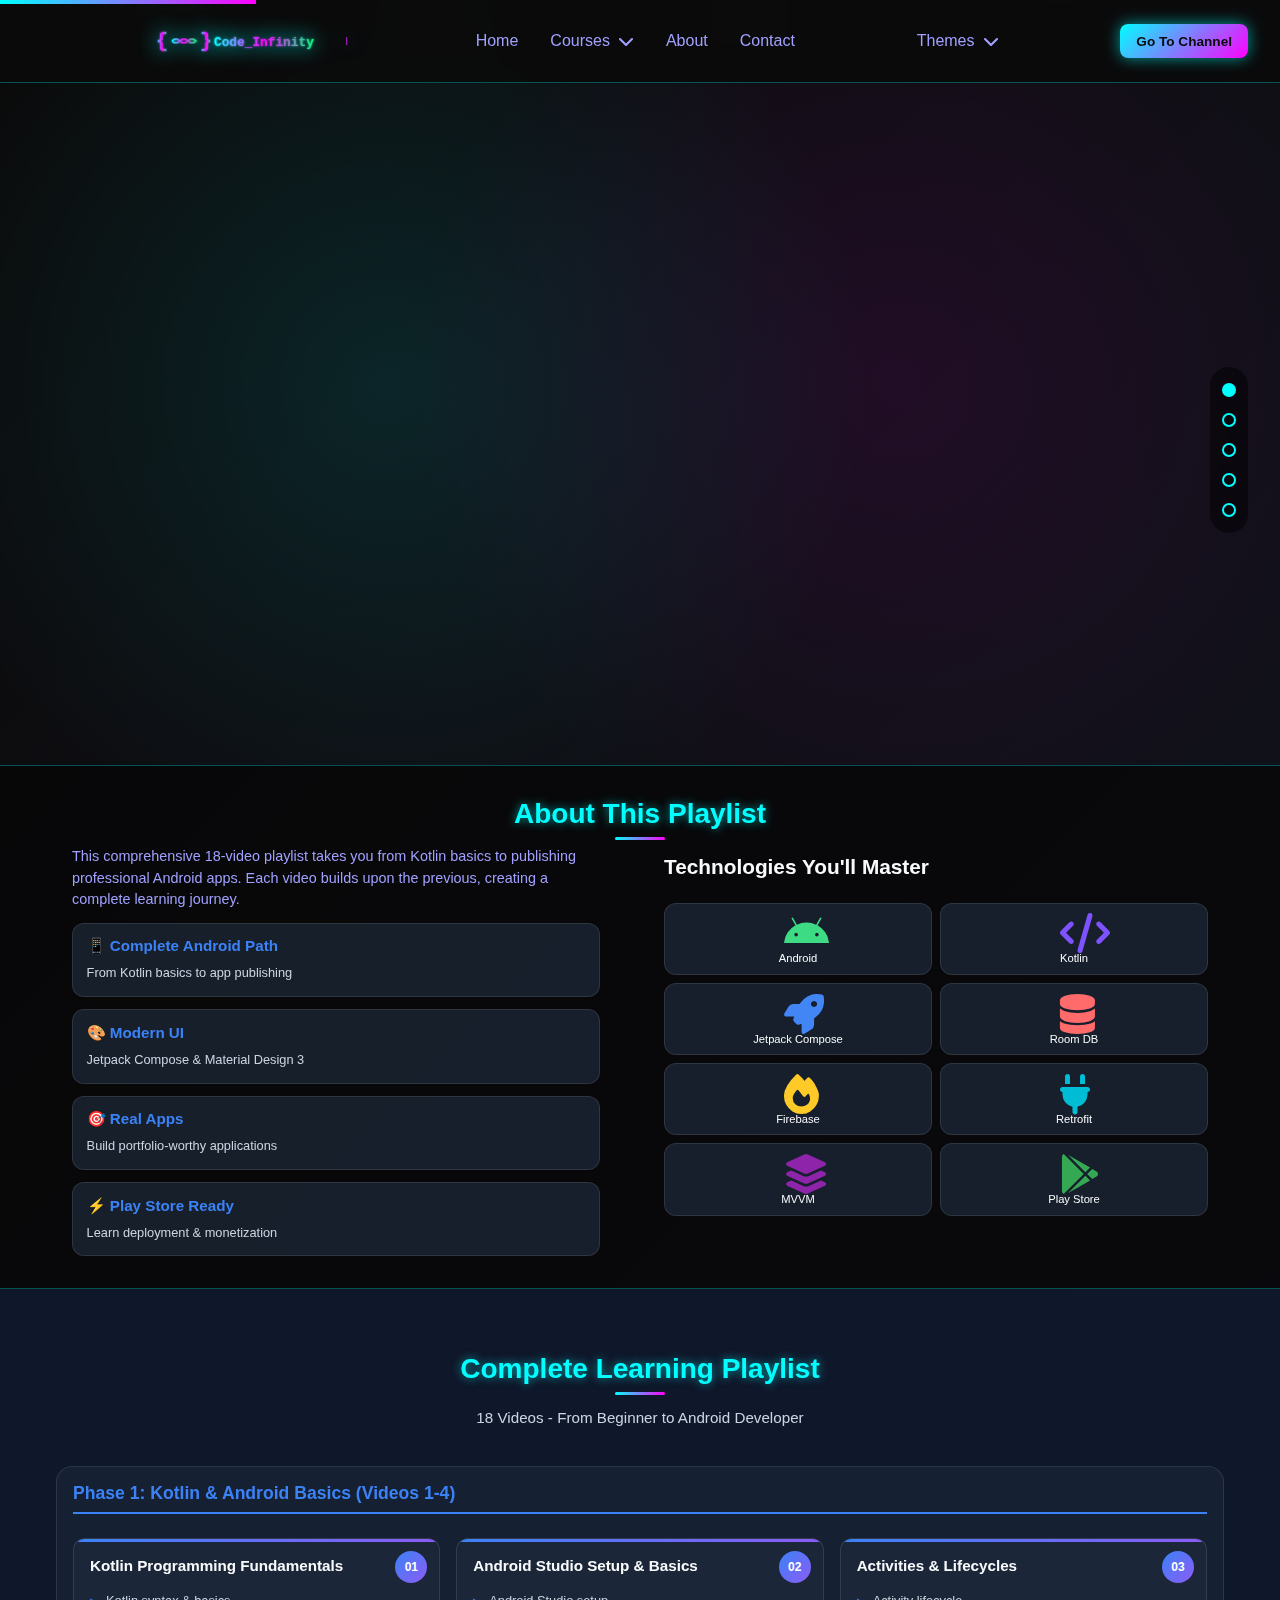
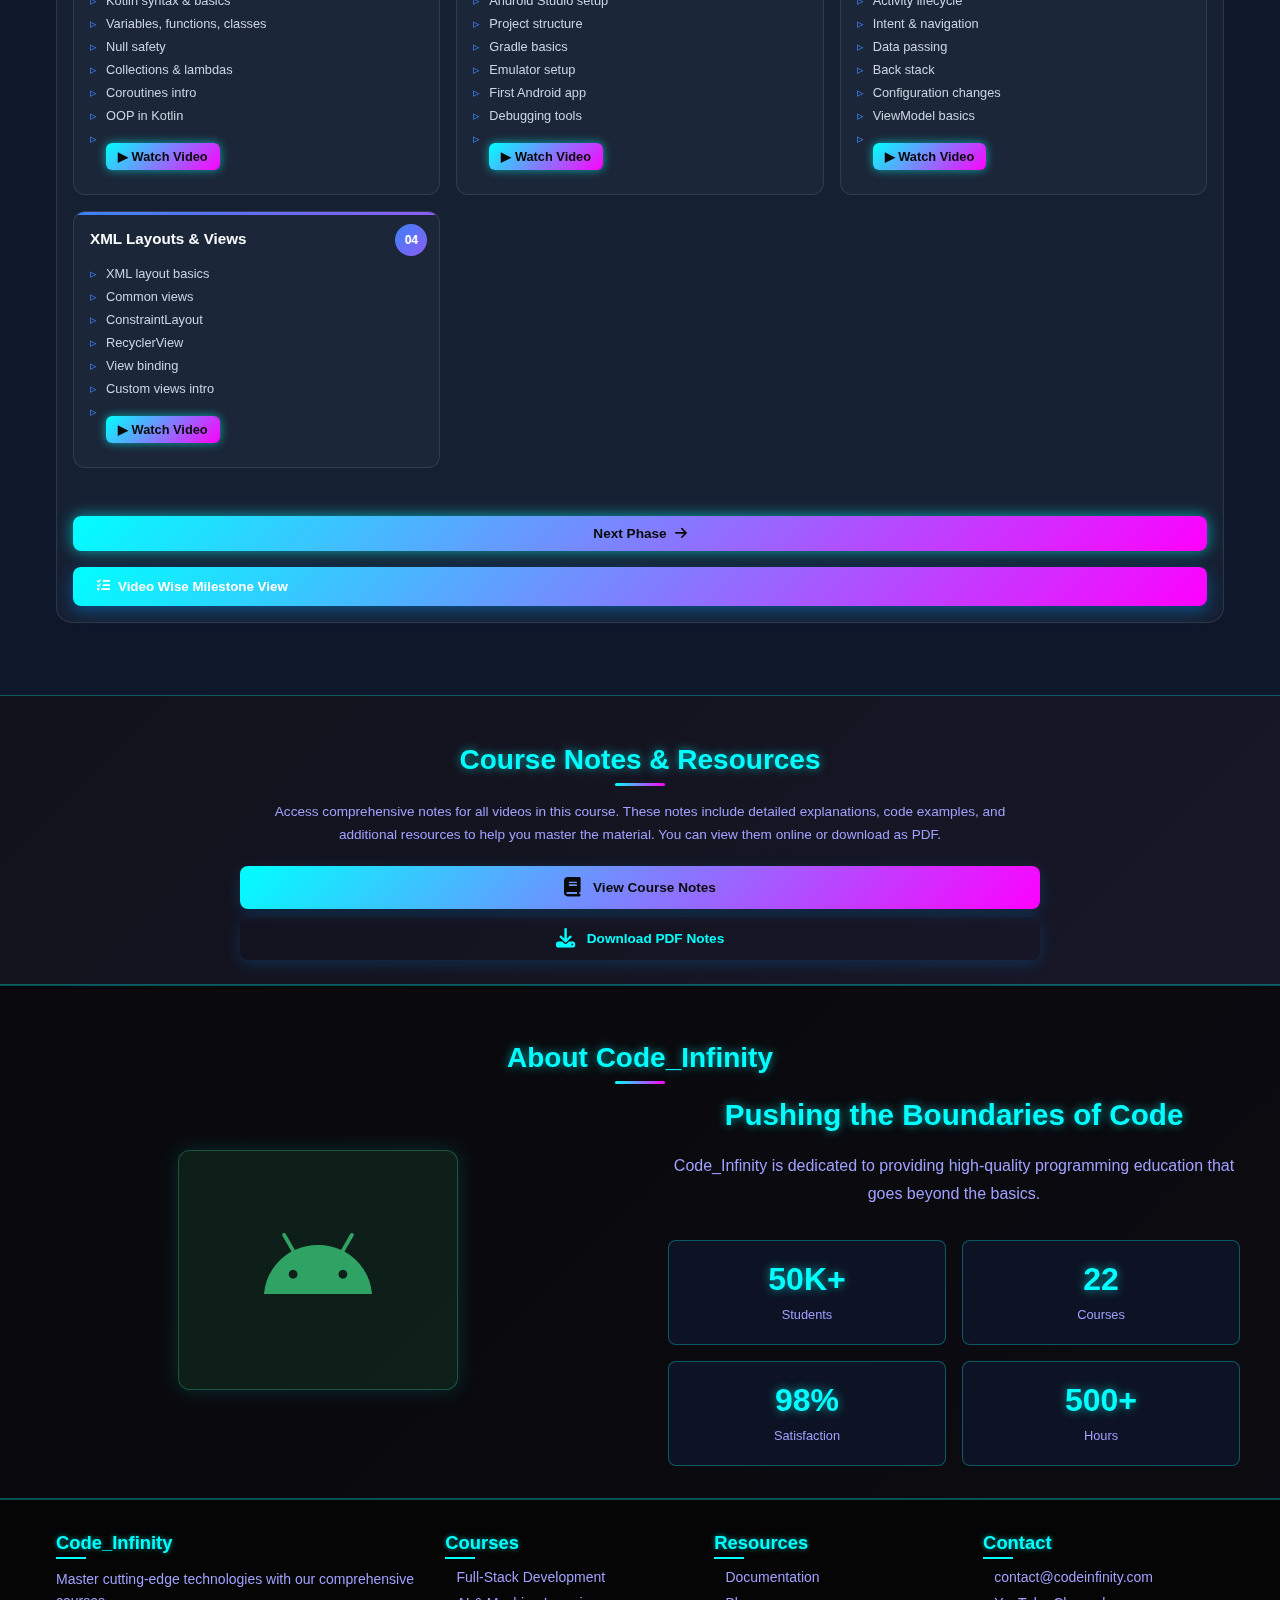
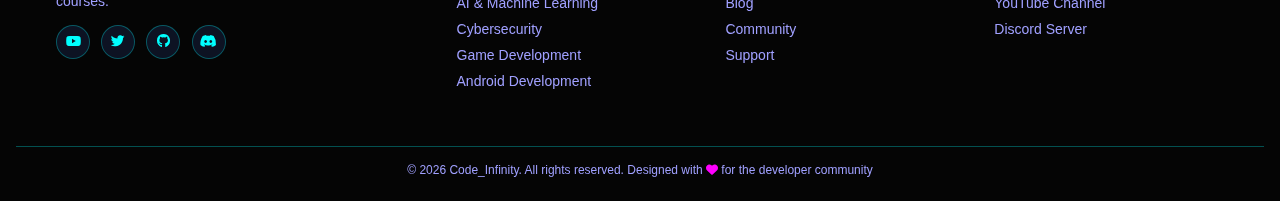
<file: Course_Details/Android_Dev.html>
<!DOCTYPE html>
<html lang="en">
<head>
    <meta charset="UTF-8">
    <meta name="viewport" content="width=device-width, initial-scale=1.0">
    <title>Code_Infinity | Android Development Mastery</title>
    <link rel="stylesheet" href="https://cdnjs.cloudflare.com/ajax/libs/font-awesome/6.4.0/css/all.min.css">
    <link rel="stylesheet" href="../css/common.css">
    <link rel="stylesheet" href="css/style.css">
</head>
<body>
    <header>
        <nav class="navbar">
            <button class="mobile-menu-toggle" aria-label="Toggle menu">
                <i class="fas fa-bars"></i>
            </button>
            <div class="mobile-menu-overlay"></div>
            <a href="../index.html" class="logo">
                <!-- Coding-themed logo with brackets and infinity symbol -->
                <svg class="logo-img glowing" xmlns="http://www.w3.org/2000/svg" width="200" height="50" viewBox="0 0 500 60">
                    <defs>
                        <linearGradient id="codeGradient" x1="0%" y1="0%" x2="100%" y2="0%">
                            <stop offset="0%" stop-color="#00ffff" style="stop-opacity:1" />
                            <stop offset="50%" stop-color="#ff00ff" style="stop-opacity:1" />
                            <stop offset="100%" stop-color="#00ff80" style="stop-opacity:1" />
                        </linearGradient>
                        <filter id="glow">
                            <feGaussianBlur stdDeviation="2" result="coloredBlur"/>
                            <feMerge>
                                <feMergeNode in="coloredBlur"/>
                                <feMergeNode in="SourceGraphic"/>
                            </feMerge>
                        </filter>
                    </defs>
                    
                    <!-- Code brackets { } -->
                    <text x="5" y="45" font-size="50" font-family="'Courier New', monospace" font-weight="bold" fill="url(#codeGradient)" filter="url(#glow)">{</text>
                    
                    <!-- Infinity symbol ∞ -->
                    <path d="M 45 30 Q 55 20, 65 30 Q 75 40, 85 30 Q 95 20, 105 30 Q 95 40, 85 30 Q 75 20, 65 30 Q 55 40, 45 30" 
                          stroke="url(#codeGradient)" 
                          stroke-width="3" 
                          fill="none" 
                          filter="url(#glow)"/>
                    
                    <!-- Closing bracket } -->
                    <text x="115" y="45" font-size="50" font-family="'Courier New', monospace" font-weight="bold" fill="url(#codeGradient)" filter="url(#glow)">}</text>
                    
                    <!-- Code_Infinity text -->
                    <text x="150" y="42" font-size="32" font-family="'Courier New', monospace" font-weight="bold" fill="url(#codeGradient)" filter="url(#glow)">
                        Code_Infinity
                    </text>
                    
                    <!-- Terminal cursor -->
                    <rect x="480" y="20" width="3" height="20" fill="url(#codeGradient)" opacity="0.8">
                        <animate attributeName="opacity" values="0.8;0.2;0.8" dur="1s" repeatCount="indefinite"/>
                    </rect>
                </svg>
            </a>
            <div class="nav-links">
                <a href="../index.html">Home</a>
                <div class="dropdown">
                    <div class="dropdown-toggle"><span>Courses</span><i class="fas fa-chevron-down"></i></div>
                    <div class="dropdown-menu">
                        <a href="Full_Stack_Web_Dev.html" class="dropdown-item"><i class="fas fa-code course-icon" style="color: var(--neon-cyan);"></i><div><div style="font-weight: 700;">Full-Stack Web Development</div><div style="font-size: 0.8rem; opacity: 0.8;">Available Now</div></div></a>
                        <a href="AI_ML.html" class="dropdown-item"><i class="fas fa-brain course-icon" style="color: #9b59b6;"></i><div><div style="font-weight: 700;">AI & Machine Learning</div><div style="font-size: 0.8rem; opacity: 0.8;">Available Now</div></div></a>
                        <a href="Cybersecurity.html" class="dropdown-item"><i class="fas fa-shield-alt course-icon" style="color: #e74c3c;"></i><div><div style="font-weight: 700;">Cybersecurity</div><div style="font-size: 0.8rem; opacity: 0.8;">Available Now</div></div></a>
                        <a href="Game_Dev.html" class="dropdown-item"><i class="fas fa-gamepad course-icon" style="color: #f39c12;"></i><div><div style="font-weight: 700;">Game Development</div><div style="font-size: 0.8rem; opacity: 0.8;">Available Now</div></div></a>
                        <a href="Android_Dev.html" class="dropdown-item"><i class="fab fa-android course-icon" style="color: #3ddc84;"></i><div><div style="font-weight: 700; color: #3ddc84;">Android App Development</div><div style="font-size: 0.8rem; opacity: 0.8;">Available Now</div></div></a>
                    </div>
                </div>
                <a href="#about">About</a>
                <a href="#contact">Contact</a>
            </div>
            <div class="dropdown theme-dropdown">
                <div class="dropdown-toggle"><span>Themes</span><i class="fas fa-chevron-down"></i></div>
                <div class="dropdown-menu">
                    <div class="theme-option active" data-theme="neon-nexus"><span>Neon Nexus</span><span class="current-indicator">(current)</span></div>
                    <div class="theme-option" data-theme="dark"><span>Dark</span></div>
                    <div class="theme-option" data-theme="white"><span>White</span></div>
                </div>
            </div>
            <button class="cta-button">Go To Channel</button>
        </nav>
    </header>

    <section class="hero" id="home">
        <!-- Falling glass overlay -->
        <div class="glass"></div>
        <div class="glass"></div>
        <div class="glass"></div>
        <div class="glass"></div>
        
        <h1>Android Development Mastery 2026</h1>
        <p>Build modern Android apps with Kotlin and Jetpack Compose. From basics to Play Store publishing.</p>
        <div class="hero-buttons">
            <a href="#playlist" class="btn btn-primary"><i class="fab fa-android"></i> Start Learning Now</a>
            <a href="#about" class="btn btn-secondary"><i class="fas fa-play-circle"></i> Watch Intro Video</a>
        </div>
    </section>

    <section id="about" class="about">
        <div class="container">
            <h2 class="section-title">About This Playlist</h2>
            <div class="about-content">
                <div class="about-text">
                    <p>This comprehensive 18-video playlist takes you from Kotlin basics to publishing professional Android apps. Each video builds upon the previous, creating a complete learning journey.</p>
                    <div class="features-grid">
                        <div class="feature"><h3>📱 Complete Android Path</h3><p>From Kotlin basics to app publishing</p></div>
                        <div class="feature"><h3>🎨 Modern UI</h3><p>Jetpack Compose & Material Design 3</p></div>
                        <div class="feature"><h3>🎯 Real Apps</h3><p>Build portfolio-worthy applications</p></div>
                        <div class="feature"><h3>⚡ Play Store Ready</h3><p>Learn deployment & monetization</p></div>
                    </div>
                </div>
                <div class="tech-stack">
                    <h3>Technologies You'll Master</h3>
                    <div class="tech-grid">
                        <div class="tech-item floating"><i class="fab fa-android tech-icon" style="font-size: 2.5rem; color: #3ddc84;"></i><span class="tech-name">Android</span></div>
                        <div class="tech-item floating" style="animation-delay:.2s"><i class="fas fa-code tech-icon" style="font-size: 2.5rem; color: #7f52ff;"></i><span class="tech-name">Kotlin</span></div>
                        <div class="tech-item floating" style="animation-delay:.4s"><i class="fas fa-rocket tech-icon" style="font-size: 2.5rem; color: #4285f4;"></i><span class="tech-name">Jetpack Compose</span></div>
                        <div class="tech-item floating" style="animation-delay:.6s"><i class="fas fa-database tech-icon" style="font-size: 2.5rem; color: #ff6b6b;"></i><span class="tech-name">Room DB</span></div>
                        <div class="tech-item floating" style="animation-delay:.8s"><i class="fas fa-fire tech-icon" style="font-size: 2.5rem; color: #ffca28;"></i><span class="tech-name">Firebase</span></div>
                        <div class="tech-item floating" style="animation-delay:1s"><i class="fas fa-plug tech-icon" style="font-size: 2.5rem; color: #00bcd4;"></i><span class="tech-name">Retrofit</span></div>
                        <div class="tech-item floating" style="animation-delay:1.2s"><i class="fas fa-layer-group tech-icon" style="font-size: 2.5rem; color: #8e24aa;"></i><span class="tech-name">MVVM</span></div>
                        <div class="tech-item floating" style="animation-delay:1.4s"><i class="fab fa-google-play tech-icon" style="font-size: 2.5rem; color: #34a853;"></i><span class="tech-name">Play Store</span></div>
                    </div>
                </div>
            </div>
        </div>
    </section>

    <section id="playlist" class="playlist">
        <div class="container">
            <h2 class="section-title">Complete Learning Playlist</h2>
            <p class="section-subtitle">18 Videos - From Beginner to Android Developer</p>
            
            <div class="playlist-container">
                <div class="phase-section">
                    <h3 class="phase-title">Phase 1: Kotlin & Android Basics (Videos 1-4)</h3>
                    <div class="video-grid">
                        <div class="video-card"><div class="video-number">01</div><h4 class="video-title">Kotlin Programming Fundamentals</h4><ul class="video-topics"><li>Kotlin syntax & basics</li><li>Variables, functions, classes</li><li>Null safety</li><li>Collections & lambdas</li><li>Coroutines intro</li><li>OOP in Kotlin</li><li><a href="#" class="watch-btn" target="_blank">▶ Watch Video</a></li></ul></div>
                        <div class="video-card"><div class="video-number">02</div><h4 class="video-title">Android Studio Setup & Basics</h4><ul class="video-topics"><li>Android Studio setup</li><li>Project structure</li><li>Gradle basics</li><li>Emulator setup</li><li>First Android app</li><li>Debugging tools</li><li><a href="#" class="watch-btn" target="_blank">▶ Watch Video</a></li></ul></div>
                        <div class="video-card"><div class="video-number">03</div><h4 class="video-title">Activities & Lifecycles</h4><ul class="video-topics"><li>Activity lifecycle</li><li>Intent & navigation</li><li>Data passing</li><li>Back stack</li><li>Configuration changes</li><li>ViewModel basics</li><li><a href="#" class="watch-btn" target="_blank">▶ Watch Video</a></li></ul></div>
                        <div class="video-card"><div class="video-number">04</div><h4 class="video-title">XML Layouts & Views</h4><ul class="video-topics"><li>XML layout basics</li><li>Common views</li><li>ConstraintLayout</li><li>RecyclerView</li><li>View binding</li><li>Custom views intro</li><li><a href="#" class="watch-btn" target="_blank">▶ Watch Video</a></li></ul></div>
                    </div>
                </div>

                <div class="phase-section">
                    <h3 class="phase-title">Phase 2: Jetpack Compose (Videos 5-8)</h3>
                    <div class="video-grid">
                        <div class="video-card"><div class="video-number">05</div><h4 class="video-title">Jetpack Compose Fundamentals</h4><ul class="video-topics"><li>Composable functions</li><li>State management</li><li>Recomposition</li><li>Modifiers</li><li>Layout composables</li><li>Preview annotations</li><li><a href="#" class="watch-btn" target="_blank">▶ Watch Video</a></li></ul></div>
                        <div class="video-card"><div class="video-number">06</div><h4 class="video-title">Material Design 3 with Compose</h4><ul class="video-topics"><li>Material 3 theming</li><li>Typography & colors</li><li>Components</li><li>Navigation drawer</li><li>Bottom navigation</li><li>Dynamic colors</li><li><a href="#" class="watch-btn" target="_blank">▶ Watch Video</a></li></ul></div>
                        <div class="video-card"><div class="video-number">07</div><h4 class="video-title">Navigation in Compose</h4><ul class="video-topics"><li>Navigation component</li><li>NavController</li><li>Passing arguments</li><li>Nested navigation</li><li>Deep links</li><li>Type-safe navigation</li><li><a href="#" class="watch-btn" target="_blank">▶ Watch Video</a></li></ul></div>
                        <div class="video-card"><div class="video-number">08</div><h4 class="video-title">State & Side Effects</h4><ul class="video-topics"><li>remember & rememberSaveable</li><li>State hoisting</li><li>LaunchedEffect</li><li>SideEffect</li><li>DisposableEffect</li><li>derivedStateOf</li><li><a href="#" class="watch-btn" target="_blank">▶ Watch Video</a></li></ul></div>
                    </div>
                </div>

                <div class="phase-section">
                    <h3 class="phase-title">Phase 3: Data & Architecture (Videos 9-12)</h3>
                    <div class="video-grid">
                        <div class="video-card"><div class="video-number">09</div><h4 class="video-title">MVVM Architecture</h4><ul class="video-topics"><li>Architecture patterns</li><li>ViewModel in depth</li><li>Repository pattern</li><li>Use cases</li><li>Dependency injection</li><li>Hilt setup</li><li><a href="#" class="watch-btn" target="_blank">▶ Watch Video</a></li></ul></div>
                        <div class="video-card"><div class="video-number">10</div><h4 class="video-title">Room Database</h4><ul class="video-topics"><li>Room setup</li><li>Entities & DAOs</li><li>Queries & relations</li><li>Migrations</li><li>Flow integration</li><li>Database testing</li><li><a href="#" class="watch-btn" target="_blank">▶ Watch Video</a></li></ul></div>
                        <div class="video-card"><div class="video-number">11</div><h4 class="video-title">API Integration with Retrofit</h4><ul class="video-topics"><li>Retrofit setup</li><li>API interfaces</li><li>JSON parsing</li><li>Error handling</li><li>Interceptors</li><li>Caching strategies</li><li><a href="#" class="watch-btn" target="_blank">▶ Watch Video</a></li></ul></div>
                        <div class="video-card"><div class="video-number">12</div><h4 class="video-title">Coroutines & Flow</h4><ul class="video-topics"><li>Coroutines deep dive</li><li>Flows & channels</li><li>StateFlow & SharedFlow</li><li>Error handling</li><li>Testing coroutines</li><li>Best practices</li><li><a href="#" class="watch-btn" target="_blank">▶ Watch Video</a></li></ul></div>
                    </div>
                </div>

                <div class="phase-section">
                    <h3 class="phase-title">Phase 4: Advanced Features (Videos 13-15)</h3>
                    <div class="video-grid">
                        <div class="video-card"><div class="video-number">13</div><h4 class="video-title">Firebase Integration</h4><ul class="video-topics"><li>Firebase setup</li><li>Authentication</li><li>Firestore database</li><li>Cloud messaging</li><li>Analytics</li><li>Crashlytics</li><li><a href="#" class="watch-btn" target="_blank">▶ Watch Video</a></li></ul></div>
                        <div class="video-card"><div class="video-number">14</div><h4 class="video-title">Permissions & Sensors</h4><ul class="video-topics"><li>Runtime permissions</li><li>Camera & gallery</li><li>Location services</li><li>Sensors usage</li><li>Notifications</li><li>WorkManager</li><li><a href="#" class="watch-btn" target="_blank">▶ Watch Video</a></li></ul></div>
                        <div class="video-card"><div class="video-number">15</div><h4 class="video-title">Testing & CI/CD</h4><ul class="video-topics"><li>Unit testing</li><li>UI testing</li><li>MockK framework</li><li>Test coverage</li><li>GitHub Actions</li><li>Automated builds</li><li><a href="#" class="watch-btn" target="_blank">▶ Watch Video</a></li></ul></div>
                    </div>
                </div>

                <div class="phase-section">
                    <h3 class="phase-title">Phase 5: Publishing (Videos 16-18)</h3>
                    <div class="video-grid">
                        <div class="video-card"><div class="video-number">16</div><h4 class="video-title">App Optimization</h4><ul class="video-topics"><li>Performance profiling</li><li>Memory optimization</li><li>Battery efficiency</li><li>App size reduction</li><li>ProGuard/R8</li><li>Baseline profiles</li><li><a href="#" class="watch-btn" target="_blank">▶ Watch Video</a></li></ul></div>
                        <div class="video-card"><div class="video-number">17</div><h4 class="video-title">Play Store Publishing</h4><ul class="video-topics"><li>App signing</li><li>Store listing</li><li>Screenshots & video</li><li>Release management</li><li>In-app purchases</li><li>Ads integration</li><li><a href="#" class="watch-btn" target="_blank">▶ Watch Video</a></li></ul></div>
                        <div class="video-card"><div class="video-number">18</div><h4 class="video-title">Career & Capstone</h4><ul class="video-topics"><li>Portfolio building</li><li>Full app project</li><li>Code review</li><li>Interview prep</li><li>Career guidance</li><li>Next steps</li><li><a href="#" class="watch-btn" target="_blank">▶ Watch Video</a></li></ul></div>
                    </div>
                </div>
            </div>
        </div>
    </section>

    <!-- Notes Section -->
    <section id="notes" class="notes-section">
        <div class="container">
            <h2 class="section-title">Course Notes & Resources</h2>
            <div class="notes-content">
                <p class="notes-description">Access comprehensive notes for all videos in this course. These notes include detailed explanations, code examples, and additional resources to help you master the material. You can view them online or download as PDF.</p>
                <div class="notes-buttons">
                    <a href="../Course_Notes/Android_Dev_Notes.html" target="_blank" class="btn btn-primary notes-download-btn" onclick="passThemeToNotes()">
                        <i class="fas fa-book"></i> View Course Notes
                    </a>
                    <button class="btn btn-secondary notes-download-btn" onclick="downloadNotesPDF('Android_Dev_Notes.html', 'Android_Development_Notes.pdf')">
                        <i class="fas fa-download"></i> Download PDF Notes
                    </button>
                </div>
            </div>
        </div>
    </section>

    <section class="section about" id="about-info">
        <h2 class="section-title">About Code_Infinity</h2>
        <div class="about-content">
            <div class="about-text">
                <h2>Pushing the Boundaries of Code</h2>
                <p>Code_Infinity is dedicated to providing high-quality programming education that goes beyond the basics.</p>
                <div class="stats">
                    <div class="stat"><div class="stat-number">50K+</div><div class="stat-label">Students</div></div>
                    <div class="stat"><div class="stat-number">22</div><div class="stat-label">Courses</div></div>
                    <div class="stat"><div class="stat-number">98%</div><div class="stat-label">Satisfaction</div></div>
                    <div class="stat"><div class="stat-number">500+</div><div class="stat-label">Hours</div></div>
                </div>
            </div>
            <div class="about-visual">
                <div class="about-icon-box android-dev">
                    <i class="fab fa-android"></i>
                </div>
            </div>
        </div>
    </section>

    <footer id="contact">
        <div class="footer-content">
            <div class="footer-column">
                <h3>Code_Infinity</h3>
                <p style="color: var(--text-secondary); line-height: 1.6;">Master cutting-edge technologies with our comprehensive courses.</p>
                <div class="social-links">
                    <a href="#"><i class="fab fa-youtube"></i></a>
                    <a href="#"><i class="fab fa-twitter"></i></a>
                    <a href="#"><i class="fab fa-github"></i></a>
                    <a href="#"><i class="fab fa-discord"></i></a>
                </div>
            </div>
            <div class="footer-column">
                <h3>Courses</h3>
                <ul class="footer-links">
                    <li><a href="Full_Stack_Web_Dev.html">Full-Stack Development</a></li>
                    <li><a href="AI_ML.html">AI & Machine Learning</a></li>
                    <li><a href="Cybersecurity.html">Cybersecurity</a></li>
                    <li><a href="Game_Dev.html">Game Development</a></li>
                    <li><a href="Android_Dev.html">Android Development</a></li>
                </ul>
            </div>
            <div class="footer-column">
                <h3>Resources</h3>
                <ul class="footer-links">
                    <li><a href="#">Documentation</a></li>
                    <li><a href="#">Blog</a></li>
                    <li><a href="#">Community</a></li>
                    <li><a href="#">Support</a></li>
                </ul>
            </div>
            <div class="footer-column">
                <h3>Contact</h3>
                <ul class="footer-links">
                    <li><a href="mailto:contact@codeinfinity.com">contact@codeinfinity.com</a></li>
                    <li><a href="#">YouTube Channel</a></li>
                    <li><a href="#">Discord Server</a></li>
                </ul>
            </div>
        </div>
        <div class="copyright">
            <span class="copyright-line">© 2026 Code_Infinity. All rights reserved.</span>
            <span class="copyright-line">Designed with <i class="fas fa-heart" style="color: var(--neon-pink);"></i> for the developer community</span>
        </div>
    </footer>

    <script src="../js/themes.js"></script>
    <script src="js/phases.js"></script>
    <script src="js/milestones.js"></script>
    <script src="js/notes-download.js"></script>
    <script src="js/script.js"></script>
    <script>
        // Mobile menu toggle for course detail pages
        document.addEventListener('DOMContentLoaded', function() {
            const mobileMenuToggle = document.querySelector('.mobile-menu-toggle');
            const navLinks = document.querySelector('.nav-links');
            const mobileMenuOverlay = document.querySelector('.mobile-menu-overlay');
            
            if (mobileMenuToggle && navLinks) {
                function toggleMobileMenu() {
                    mobileMenuToggle.classList.toggle('active');
                    navLinks.classList.toggle('active');
                    if (mobileMenuOverlay) {
                        mobileMenuOverlay.classList.toggle('active');
                    }
                    document.body.style.overflow = navLinks.classList.contains('active') ? 'hidden' : '';
                    
                    const icon = mobileMenuToggle.querySelector('i');
                    if (icon) {
                        icon.classList.toggle('fa-bars');
                        icon.classList.toggle('fa-times');
                    }
                }
                
                mobileMenuToggle.addEventListener('click', toggleMobileMenu);
                
                if (mobileMenuOverlay) {
                    mobileMenuOverlay.addEventListener('click', toggleMobileMenu);
                }
                
                navLinks.querySelectorAll('a').forEach(link => {
                    link.addEventListener('click', () => {
                        if (navLinks.classList.contains('active')) {
                            toggleMobileMenu();
                        }
                    });
                });
                
                navLinks.querySelectorAll('.dropdown-item').forEach(item => {
                    item.addEventListener('click', () => {
                        if (navLinks.classList.contains('active')) {
                            toggleMobileMenu();
                        }
                    });
                });
                
                navLinks.querySelectorAll('a[href^="#"]').forEach(link => {
                    link.addEventListener('click', function(e) {
                        const href = this.getAttribute('href');
                        if (href && href.startsWith('#')) {
                            e.preventDefault();
                            const targetId = href.substring(1);
                            const targetElement = document.getElementById(targetId);
                            if (targetElement) {
                                if (navLinks.classList.contains('active')) {
                                    toggleMobileMenu();
                                }
                                targetElement.scrollIntoView({
                                    behavior: 'smooth',
                                    block: 'start'
                                });
                            }
                        }
                    });
                });
                
                document.addEventListener('keydown', (e) => {
                    if (e.key === 'Escape' && navLinks.classList.contains('active')) {
                        toggleMobileMenu();
                    }
                });
            }
        });
    </script>
</body>
</html>
</file>
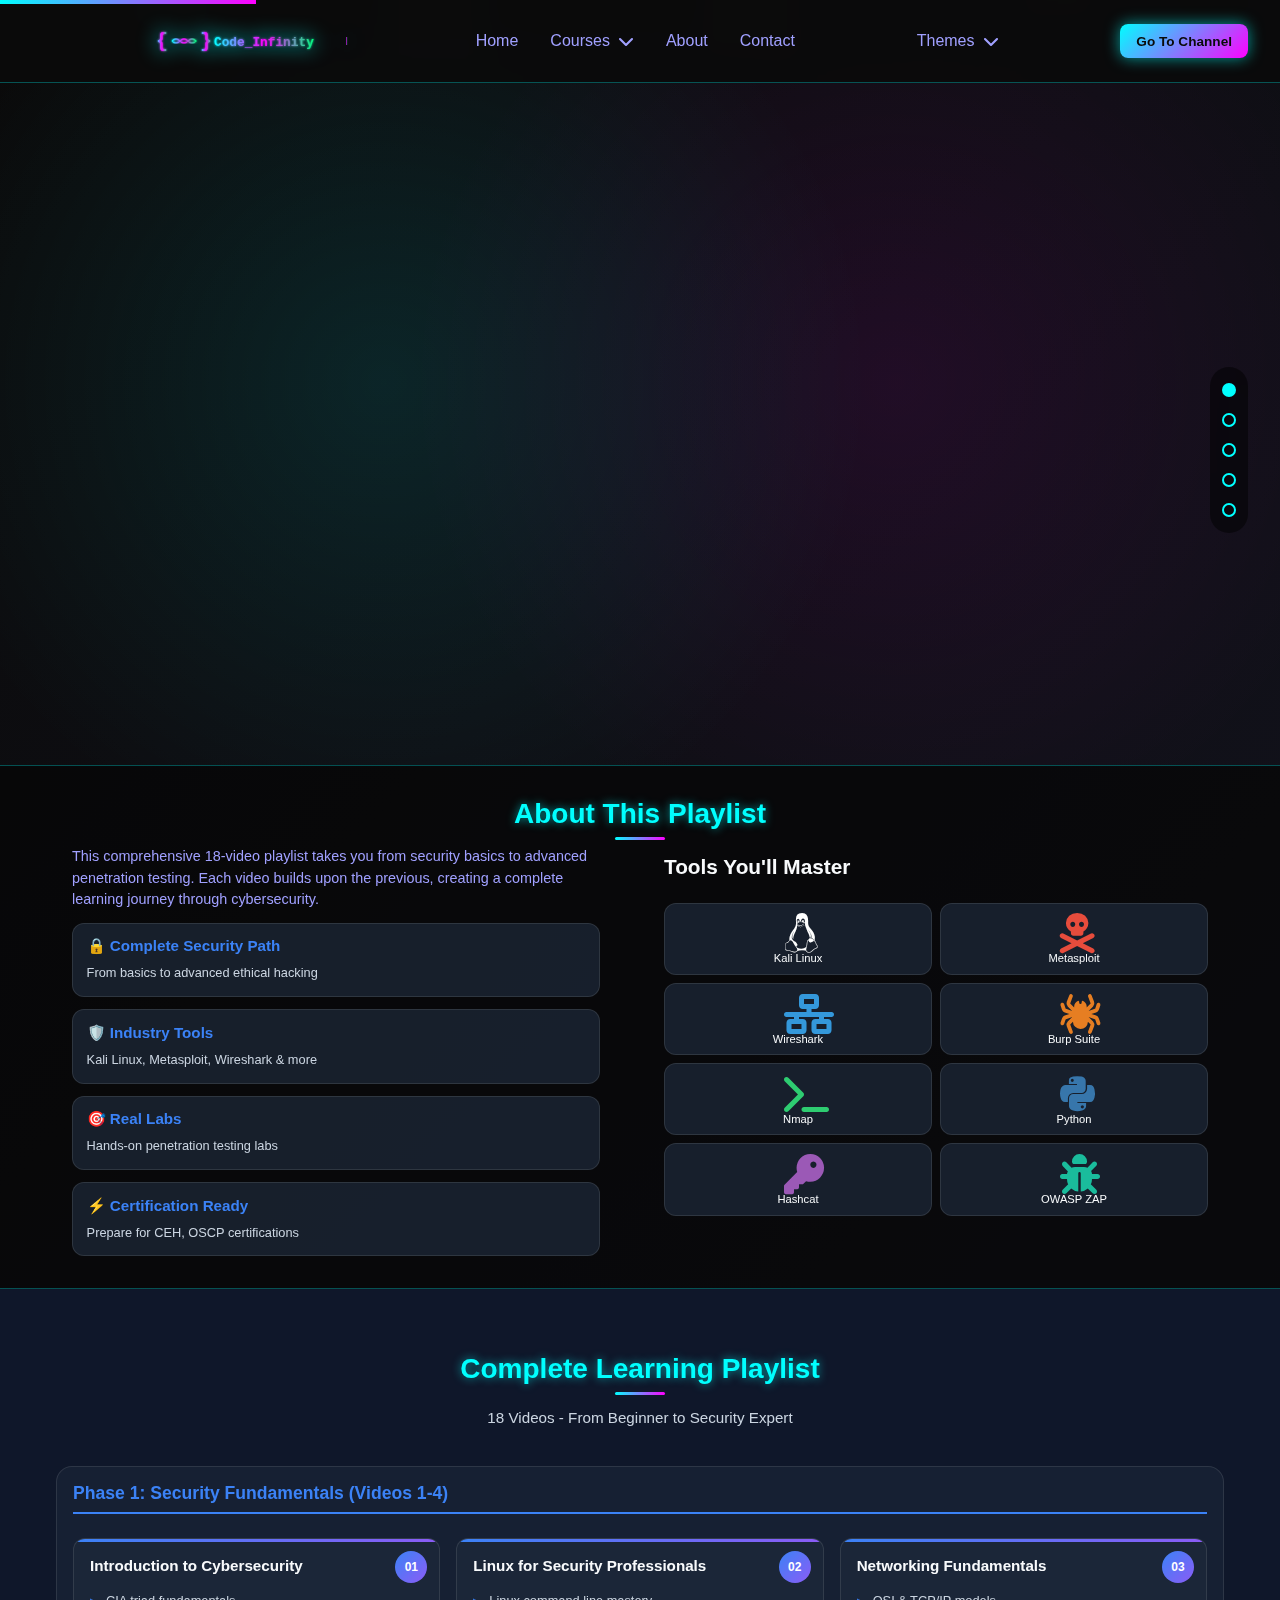
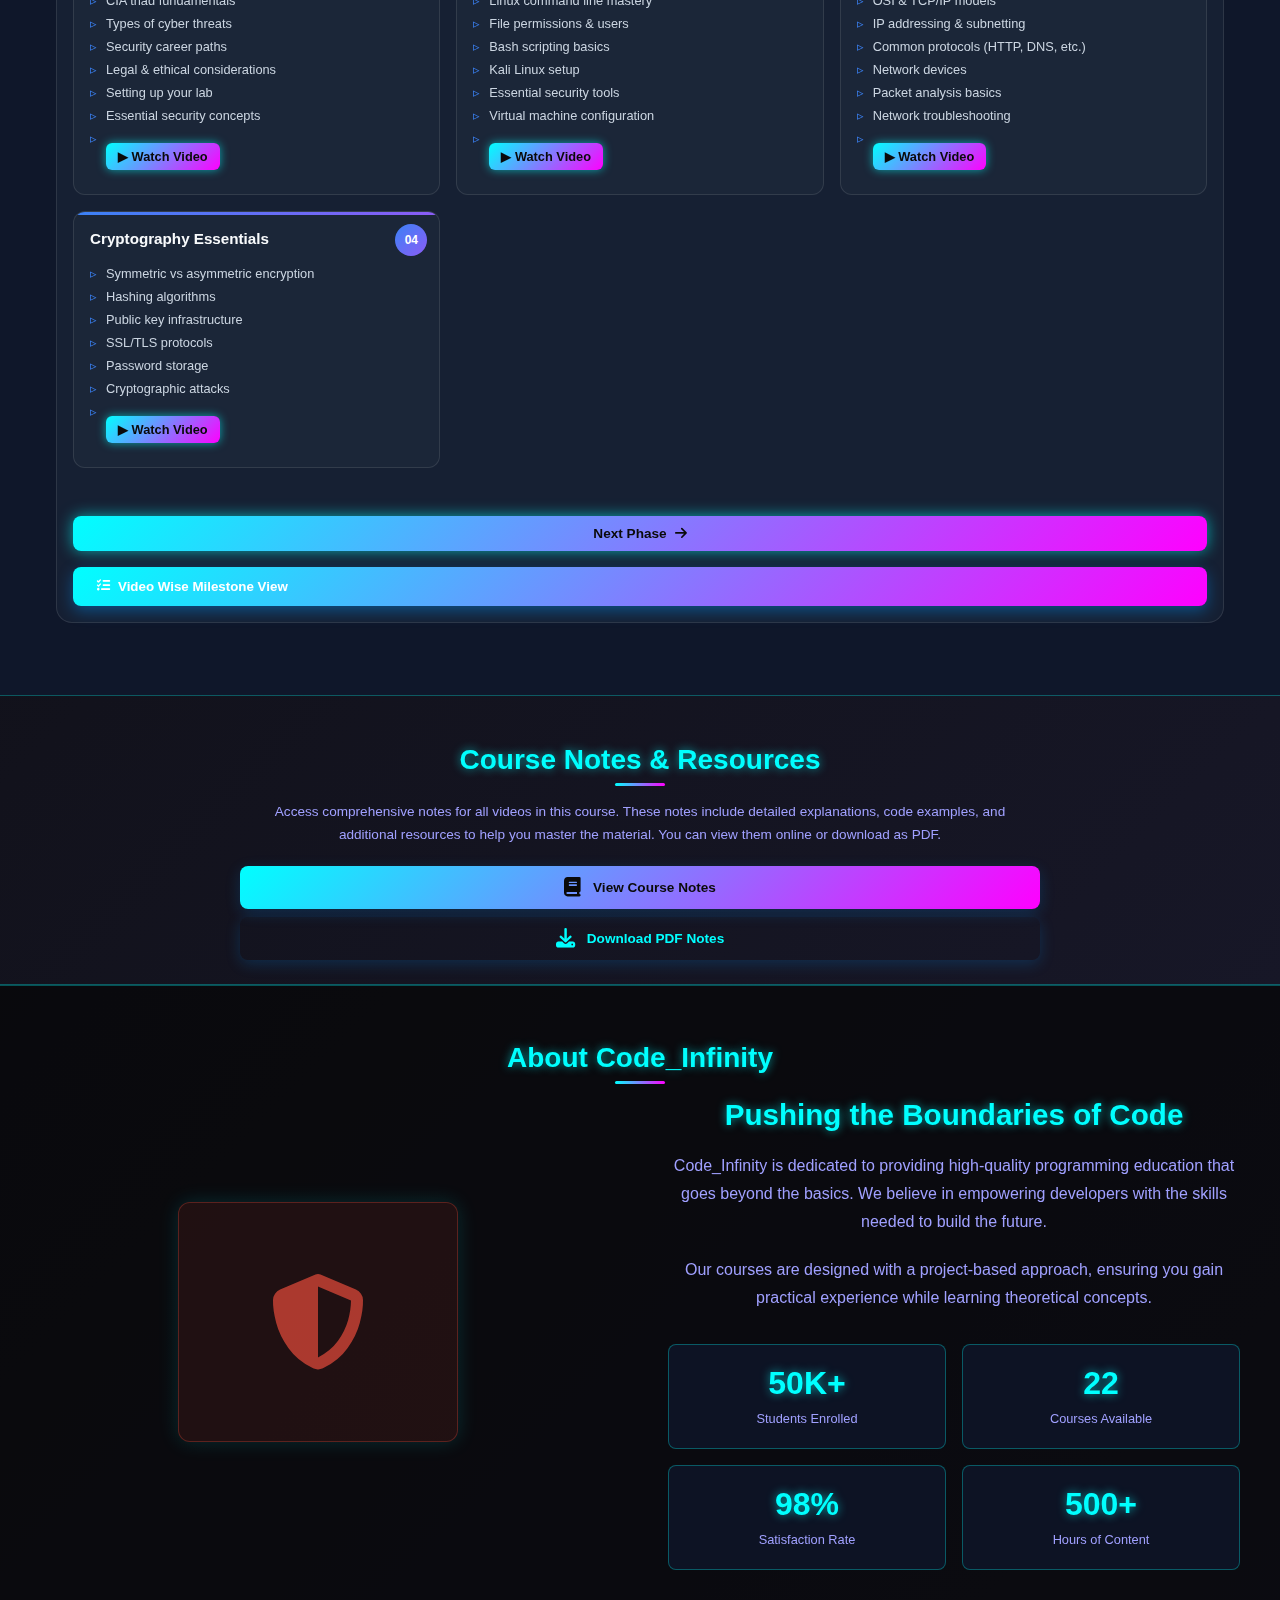
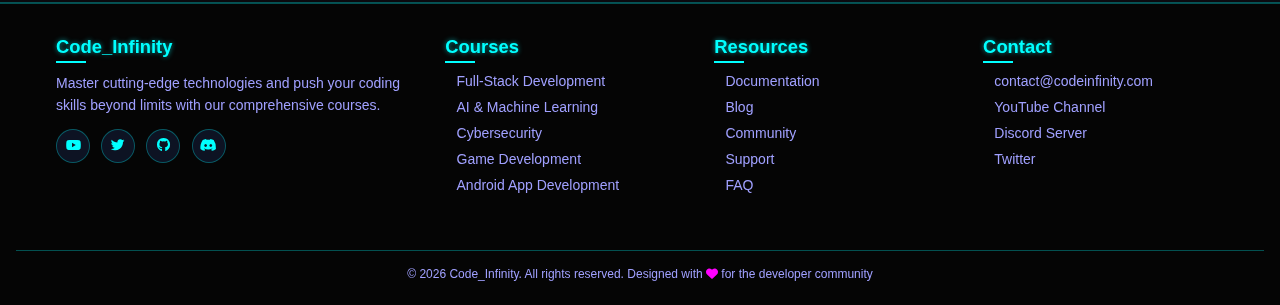
<file: Course_Details/Cybersecurity.html>
<!DOCTYPE html>
<html lang="en">
<head>
    <meta charset="UTF-8">
    <meta name="viewport" content="width=device-width, initial-scale=1.0">
    <title>Code_Infinity | Cybersecurity Mastery</title>
    <link rel="stylesheet" href="https://cdnjs.cloudflare.com/ajax/libs/font-awesome/6.4.0/css/all.min.css">
    <link rel="stylesheet" href="../css/common.css">
    <link rel="stylesheet" href="css/style.css">
</head>
<body>
    <!-- Header -->
    <header>
        <nav class="navbar">
            <button class="mobile-menu-toggle" aria-label="Toggle menu">
                <i class="fas fa-bars"></i>
            </button>
            <div class="mobile-menu-overlay"></div>
            <a href="../index.html" class="logo">
                <!-- Coding-themed logo with brackets and infinity symbol -->
                <svg class="logo-img glowing" xmlns="http://www.w3.org/2000/svg" width="200" height="50" viewBox="0 0 500 60">
                    <defs>
                        <linearGradient id="codeGradient" x1="0%" y1="0%" x2="100%" y2="0%">
                            <stop offset="0%" stop-color="#00ffff" style="stop-opacity:1" />
                            <stop offset="50%" stop-color="#ff00ff" style="stop-opacity:1" />
                            <stop offset="100%" stop-color="#00ff80" style="stop-opacity:1" />
                        </linearGradient>
                        <filter id="glow">
                            <feGaussianBlur stdDeviation="2" result="coloredBlur"/>
                            <feMerge>
                                <feMergeNode in="coloredBlur"/>
                                <feMergeNode in="SourceGraphic"/>
                            </feMerge>
                        </filter>
                    </defs>
                    
                    <!-- Code brackets { } -->
                    <text x="5" y="45" font-size="50" font-family="'Courier New', monospace" font-weight="bold" fill="url(#codeGradient)" filter="url(#glow)">{</text>
                    
                    <!-- Infinity symbol ∞ -->
                    <path d="M 45 30 Q 55 20, 65 30 Q 75 40, 85 30 Q 95 20, 105 30 Q 95 40, 85 30 Q 75 20, 65 30 Q 55 40, 45 30" 
                          stroke="url(#codeGradient)" 
                          stroke-width="3" 
                          fill="none" 
                          filter="url(#glow)"/>
                    
                    <!-- Closing bracket } -->
                    <text x="115" y="45" font-size="50" font-family="'Courier New', monospace" font-weight="bold" fill="url(#codeGradient)" filter="url(#glow)">}</text>
                    
                    <!-- Code_Infinity text -->
                    <text x="150" y="42" font-size="32" font-family="'Courier New', monospace" font-weight="bold" fill="url(#codeGradient)" filter="url(#glow)">
                        Code_Infinity
                    </text>
                    
                    <!-- Terminal cursor -->
                    <rect x="480" y="20" width="3" height="20" fill="url(#codeGradient)" opacity="0.8">
                        <animate attributeName="opacity" values="0.8;0.2;0.8" dur="1s" repeatCount="indefinite"/>
                    </rect>
                </svg>
            </a>
            <div class="nav-links">
                <a href="../index.html">Home</a>
                
                <!-- Courses Dropdown -->
                <div class="dropdown">
                    <div class="dropdown-toggle">
                        <span>Courses</span>
                        <i class="fas fa-chevron-down"></i>
                    </div>
                    <div class="dropdown-menu">
                        <a href="Full_Stack_Web_Dev.html" class="dropdown-item">
                            <i class="fas fa-code course-icon" style="color: var(--neon-cyan);"></i>
                            <div>
                                <div style="font-weight: 700;">Full-Stack Web Development</div>
                                <div style="font-size: 0.8rem; opacity: 0.8;">Available Now</div>
                            </div>
                        </a>
                        
                        <a href="AI_ML.html" class="dropdown-item">
                            <i class="fas fa-brain course-icon" style="color: #9b59b6;"></i>
                            <div>
                                <div style="font-weight: 700;">AI & Machine Learning</div>
                                <div style="font-size: 0.8rem; opacity: 0.8;">Available Now</div>
                            </div>
                        </a>
                        
                        <a href="Cybersecurity.html" class="dropdown-item">
                            <i class="fas fa-shield-alt course-icon" style="color: #e74c3c;"></i>
                            <div>
                                <div style="font-weight: 700; color: #e74c3c;">Cybersecurity</div>
                                <div style="font-size: 0.8rem; opacity: 0.8;">Available Now</div>
                            </div>
                        </a>

                        <a href="Game_Dev.html" class="dropdown-item">
                            <i class="fas fa-gamepad course-icon" style="color: #f39c12;"></i>
                            <div>
                                <div style="font-weight: 700;">Game Development</div>
                                <div style="font-size: 0.8rem; opacity: 0.8;">Available Now</div>
                            </div>
                        </a>

                        <a href="Android_Dev.html" class="dropdown-item">
                            <i class="fab fa-android course-icon" style="color: #3ddc84;"></i>
                            <div>
                                <div style="font-weight: 700;">Android App Development</div>
                                <div style="font-size: 0.8rem; opacity: 0.8;">Available Now</div>
                            </div>
                        </a>
                    </div>
                </div>
                
                <a href="#about">About</a>
                <a href="#contact">Contact</a>
            </div>
            <div class="dropdown theme-dropdown">
                <div class="dropdown-toggle">
                    <span>Themes</span>
                    <i class="fas fa-chevron-down"></i>
                </div>
                <div class="dropdown-menu">
                    <div class="theme-option active" data-theme="neon-nexus">
                        <span>Neon Nexus</span>
                        <span class="current-indicator">(current)</span>
                    </div>
                    <div class="theme-option" data-theme="dark">
                        <span>Dark</span>
                    </div>
                    <div class="theme-option" data-theme="white">
                        <span>White</span>
                    </div>
                </div>
            </div>
            <button class="cta-button">Go To Channel</button>
        </nav>
    </header>

    <!-- Hero Section -->
    <section class="hero" id="home">
        <!-- Falling glass overlay -->
        <div class="glass"></div>
        <div class="glass"></div>
        <div class="glass"></div>
        <div class="glass"></div>
        
        <h1>Cybersecurity Mastery 2026</h1>
        <p>Learn ethical hacking, penetration testing, and security fundamentals. Protect systems and become a certified security professional.</p>
        <div class="hero-buttons">
            <a href="#playlist" class="btn btn-primary">
                <i class="fas fa-shield-alt"></i> Start Learning Now
            </a>
            <a href="#about" class="btn btn-secondary">
                <i class="fas fa-play-circle"></i> Watch Intro Video
            </a>
        </div>
    </section>

    <!-- About Section -->
    <section id="about" class="about">
        <div class="container">
            <h2 class="section-title">About This Playlist</h2>
            <div class="about-content">
                <div class="about-text">
                    <p>This comprehensive 18-video playlist takes you from security basics to advanced penetration testing. Each video builds upon the previous, creating a complete learning journey through cybersecurity.</p>
                    
                    <div class="features-grid">
                        <div class="feature">
                            <h3>🔒 Complete Security Path</h3>
                            <p>From basics to advanced ethical hacking</p>
                        </div>
                        <div class="feature">
                            <h3>🛡️ Industry Tools</h3>
                            <p>Kali Linux, Metasploit, Wireshark & more</p>
                        </div>
                        <div class="feature">
                            <h3>🎯 Real Labs</h3>
                            <p>Hands-on penetration testing labs</p>
                        </div>
                        <div class="feature">
                            <h3>⚡ Certification Ready</h3>
                            <p>Prepare for CEH, OSCP certifications</p>
                        </div>
                    </div>
                </div>
                
                <div class="tech-stack">
                    <h3>Tools You'll Master</h3>
                    <div class="tech-grid">
                        <div class="tech-item floating">
                            <i class="fab fa-linux tech-icon" style="font-size: 2.5rem; color: #fff;"></i>
                            <span class="tech-name">Kali Linux</span>
                        </div>
                        <div class="tech-item floating" style="animation-delay:.2s">
                            <i class="fas fa-skull-crossbones tech-icon" style="font-size: 2.5rem; color: #e74c3c;"></i>
                            <span class="tech-name">Metasploit</span>
                        </div>
                        <div class="tech-item floating" style="animation-delay:.4s">
                            <i class="fas fa-network-wired tech-icon" style="font-size: 2.5rem; color: #3498db;"></i>
                            <span class="tech-name">Wireshark</span>
                        </div>
                        <div class="tech-item floating" style="animation-delay:.6s">
                            <i class="fas fa-spider tech-icon" style="font-size: 2.5rem; color: #e67e22;"></i>
                            <span class="tech-name">Burp Suite</span>
                        </div>
                        <div class="tech-item floating" style="animation-delay:.8s">
                            <i class="fas fa-terminal tech-icon" style="font-size: 2.5rem; color: #2ecc71;"></i>
                            <span class="tech-name">Nmap</span>
                        </div>
                        <div class="tech-item floating" style="animation-delay:1s">
                            <i class="fab fa-python tech-icon" style="font-size: 2.5rem; color: #3776ab;"></i>
                            <span class="tech-name">Python</span>
                        </div>
                        <div class="tech-item floating" style="animation-delay:1.2s">
                            <i class="fas fa-key tech-icon" style="font-size: 2.5rem; color: #9b59b6;"></i>
                            <span class="tech-name">Hashcat</span>
                        </div>
                        <div class="tech-item floating" style="animation-delay:1.4s">
                            <i class="fas fa-bug tech-icon" style="font-size: 2.5rem; color: #1abc9c;"></i>
                            <span class="tech-name">OWASP ZAP</span>
                        </div>
                    </div>
                </div>
            </div>
        </div>
    </section>

    <!-- Playlist Section -->
    <section id="playlist" class="playlist">
        <div class="container">
            <h2 class="section-title">Complete Learning Playlist</h2>
            <p class="section-subtitle">18 Videos - From Beginner to Security Expert</p>
            
            <div class="playlist-container">
                <!-- Phase 1: Security Fundamentals -->
                <div class="phase-section">
                    <h3 class="phase-title">Phase 1: Security Fundamentals (Videos 1-4)</h3>
                    <div class="video-grid">
                        <div class="video-card">
                            <div class="video-number">01</div>
                            <h4 class="video-title">Introduction to Cybersecurity</h4>
                            <ul class="video-topics">
                                <li>CIA triad fundamentals</li>
                                <li>Types of cyber threats</li>
                                <li>Security career paths</li>
                                <li>Legal & ethical considerations</li>
                                <li>Setting up your lab</li>
                                <li>Essential security concepts</li>
                                <li><a href="#" class="watch-btn" target="_blank">▶ Watch Video</a></li>
                            </ul>
                        </div>

                        <div class="video-card">
                            <div class="video-number">02</div>
                            <h4 class="video-title">Linux for Security Professionals</h4>
                            <ul class="video-topics">
                                <li>Linux command line mastery</li>
                                <li>File permissions & users</li>
                                <li>Bash scripting basics</li>
                                <li>Kali Linux setup</li>
                                <li>Essential security tools</li>
                                <li>Virtual machine configuration</li>
                                <li><a href="#" class="watch-btn" target="_blank">▶ Watch Video</a></li>
                            </ul>
                        </div>

                        <div class="video-card">
                            <div class="video-number">03</div>
                            <h4 class="video-title">Networking Fundamentals</h4>
                            <ul class="video-topics">
                                <li>OSI & TCP/IP models</li>
                                <li>IP addressing & subnetting</li>
                                <li>Common protocols (HTTP, DNS, etc.)</li>
                                <li>Network devices</li>
                                <li>Packet analysis basics</li>
                                <li>Network troubleshooting</li>
                                <li><a href="#" class="watch-btn" target="_blank">▶ Watch Video</a></li>
                            </ul>
                        </div>

                        <div class="video-card">
                            <div class="video-number">04</div>
                            <h4 class="video-title">Cryptography Essentials</h4>
                            <ul class="video-topics">
                                <li>Symmetric vs asymmetric encryption</li>
                                <li>Hashing algorithms</li>
                                <li>Public key infrastructure</li>
                                <li>SSL/TLS protocols</li>
                                <li>Password storage</li>
                                <li>Cryptographic attacks</li>
                                <li><a href="#" class="watch-btn" target="_blank">▶ Watch Video</a></li>
                            </ul>
                        </div>
                    </div>
                </div>

                <!-- Phase 2: Reconnaissance & Scanning -->
                <div class="phase-section">
                    <h3 class="phase-title">Phase 2: Reconnaissance & Scanning (Videos 5-8)</h3>
                    <div class="video-grid">
                        <div class="video-card">
                            <div class="video-number">05</div>
                            <h4 class="video-title">Information Gathering (OSINT)</h4>
                            <ul class="video-topics">
                                <li>Passive reconnaissance</li>
                                <li>Google dorking techniques</li>
                                <li>Shodan & Censys</li>
                                <li>Social media intelligence</li>
                                <li>Email harvesting</li>
                                <li>OSINT frameworks</li>
                                <li><a href="#" class="watch-btn" target="_blank">▶ Watch Video</a></li>
                            </ul>
                        </div>

                        <div class="video-card">
                            <div class="video-number">06</div>
                            <h4 class="video-title">Network Scanning with Nmap</h4>
                            <ul class="video-topics">
                                <li>Host discovery techniques</li>
                                <li>Port scanning methods</li>
                                <li>Service detection</li>
                                <li>OS fingerprinting</li>
                                <li>Nmap scripting engine</li>
                                <li>Evasion techniques</li>
                                <li><a href="#" class="watch-btn" target="_blank">▶ Watch Video</a></li>
                            </ul>
                        </div>

                        <div class="video-card">
                            <div class="video-number">07</div>
                            <h4 class="video-title">Vulnerability Assessment</h4>
                            <ul class="video-topics">
                                <li>Vulnerability scanning tools</li>
                                <li>Nessus & OpenVAS</li>
                                <li>CVE database research</li>
                                <li>Risk assessment</li>
                                <li>Vulnerability prioritization</li>
                                <li>Reporting findings</li>
                                <li><a href="#" class="watch-btn" target="_blank">▶ Watch Video</a></li>
                            </ul>
                        </div>

                        <div class="video-card">
                            <div class="video-number">08</div>
                            <h4 class="video-title">Network Traffic Analysis</h4>
                            <ul class="video-topics">
                                <li>Wireshark mastery</li>
                                <li>Packet capture techniques</li>
                                <li>Protocol analysis</li>
                                <li>Traffic filtering</li>
                                <li>Detecting anomalies</li>
                                <li>Network forensics basics</li>
                                <li><a href="#" class="watch-btn" target="_blank">▶ Watch Video</a></li>
                            </ul>
                        </div>
                    </div>
                </div>

                <!-- Phase 3: Exploitation -->
                <div class="phase-section">
                    <h3 class="phase-title">Phase 3: Exploitation (Videos 9-12)</h3>
                    <div class="video-grid">
                        <div class="video-card">
                            <div class="video-number">09</div>
                            <h4 class="video-title">Metasploit Framework</h4>
                            <ul class="video-topics">
                                <li>Metasploit architecture</li>
                                <li>Modules and payloads</li>
                                <li>Exploitation workflow</li>
                                <li>Meterpreter sessions</li>
                                <li>Post-exploitation</li>
                                <li>Custom scripts</li>
                                <li><a href="#" class="watch-btn" target="_blank">▶ Watch Video</a></li>
                            </ul>
                        </div>

                        <div class="video-card">
                            <div class="video-number">10</div>
                            <h4 class="video-title">Web Application Security</h4>
                            <ul class="video-topics">
                                <li>OWASP Top 10</li>
                                <li>SQL injection attacks</li>
                                <li>XSS vulnerabilities</li>
                                <li>CSRF attacks</li>
                                <li>Burp Suite mastery</li>
                                <li>Web app testing methodology</li>
                                <li><a href="#" class="watch-btn" target="_blank">▶ Watch Video</a></li>
                            </ul>
                        </div>

                        <div class="video-card">
                            <div class="video-number">11</div>
                            <h4 class="video-title">Password Attacks</h4>
                            <ul class="video-topics">
                                <li>Password cracking theory</li>
                                <li>Hashcat & John the Ripper</li>
                                <li>Dictionary & brute force</li>
                                <li>Rainbow tables</li>
                                <li>Credential stuffing</li>
                                <li>Password policy analysis</li>
                                <li><a href="#" class="watch-btn" target="_blank">▶ Watch Video</a></li>
                            </ul>
                        </div>

                        <div class="video-card">
                            <div class="video-number">12</div>
                            <h4 class="video-title">Wireless Network Hacking</h4>
                            <ul class="video-topics">
                                <li>WiFi security protocols</li>
                                <li>Aircrack-ng suite</li>
                                <li>WPA/WPA2 attacks</li>
                                <li>Evil twin attacks</li>
                                <li>Rogue access points</li>
                                <li>Wireless security hardening</li>
                                <li><a href="#" class="watch-btn" target="_blank">▶ Watch Video</a></li>
                            </ul>
                        </div>
                    </div>
                </div>

                <!-- Phase 4: Advanced Techniques -->
                <div class="phase-section">
                    <h3 class="phase-title">Phase 4: Advanced Techniques (Videos 13-15)</h3>
                    <div class="video-grid">
                        <div class="video-card">
                            <div class="video-number">13</div>
                            <h4 class="video-title">Social Engineering</h4>
                            <ul class="video-topics">
                                <li>Human psychology in hacking</li>
                                <li>Phishing techniques</li>
                                <li>Pretexting & baiting</li>
                                <li>Vishing & smishing</li>
                                <li>Social engineering toolkit</li>
                                <li>Defense strategies</li>
                                <li><a href="#" class="watch-btn" target="_blank">▶ Watch Video</a></li>
                            </ul>
                        </div>

                        <div class="video-card">
                            <div class="video-number">14</div>
                            <h4 class="video-title">Privilege Escalation</h4>
                            <ul class="video-topics">
                                <li>Windows privilege escalation</li>
                                <li>Linux privilege escalation</li>
                                <li>Kernel exploits</li>
                                <li>Misconfiguration abuse</li>
                                <li>Lateral movement</li>
                                <li>Persistence techniques</li>
                                <li><a href="#" class="watch-btn" target="_blank">▶ Watch Video</a></li>
                            </ul>
                        </div>

                        <div class="video-card">
                            <div class="video-number">15</div>
                            <h4 class="video-title">Active Directory Attacks</h4>
                            <ul class="video-topics">
                                <li>AD architecture</li>
                                <li>Kerberos attacks</li>
                                <li>Pass-the-hash/ticket</li>
                                <li>BloodHound tool</li>
                                <li>Domain compromise</li>
                                <li>AD security hardening</li>
                                <li><a href="#" class="watch-btn" target="_blank">▶ Watch Video</a></li>
                            </ul>
                        </div>
                    </div>
                </div>

                <!-- Phase 5: Defense & Reporting -->
                <div class="phase-section">
                    <h3 class="phase-title">Phase 5: Defense & Reporting (Videos 16-18)</h3>
                    <div class="video-grid">
                        <div class="video-card">
                            <div class="video-number">16</div>
                            <h4 class="video-title">Incident Response & Forensics</h4>
                            <ul class="video-topics">
                                <li>Incident response process</li>
                                <li>Digital forensics tools</li>
                                <li>Memory analysis</li>
                                <li>Log analysis</li>
                                <li>Malware analysis basics</li>
                                <li>Chain of custody</li>
                                <li><a href="#" class="watch-btn" target="_blank">▶ Watch Video</a></li>
                            </ul>
                        </div>

                        <div class="video-card">
                            <div class="video-number">17</div>
                            <h4 class="video-title">Security Operations & SIEM</h4>
                            <ul class="video-topics">
                                <li>SOC fundamentals</li>
                                <li>SIEM platforms</li>
                                <li>Alert triage</li>
                                <li>Threat hunting</li>
                                <li>Security monitoring</li>
                                <li>Automation with SOAR</li>
                                <li><a href="#" class="watch-btn" target="_blank">▶ Watch Video</a></li>
                            </ul>
                        </div>

                        <div class="video-card">
                            <div class="video-number">18</div>
                            <h4 class="video-title">Professional Pentesting & Career</h4>
                            <ul class="video-topics">
                                <li>Pentest methodology</li>
                                <li>Report writing</li>
                                <li>Client communication</li>
                                <li>Certification paths</li>
                                <li>Building a portfolio</li>
                                <li>Career guidance</li>
                                <li><a href="#" class="watch-btn" target="_blank">▶ Watch Video</a></li>
                            </ul>
                        </div>
                    </div>
                </div>
            </div>
        </div>
    </section>

    <!-- Notes Section -->
    <section id="notes" class="notes-section">
        <div class="container">
            <h2 class="section-title">Course Notes & Resources</h2>
            <div class="notes-content">
                <p class="notes-description">Access comprehensive notes for all videos in this course. These notes include detailed explanations, code examples, and additional resources to help you master the material. You can view them online or download as PDF.</p>
                <div class="notes-buttons">
                    <a href="../Course_Notes/Cybersecurity_Notes.html" target="_blank" class="btn btn-primary notes-download-btn" onclick="passThemeToNotes()">
                        <i class="fas fa-book"></i> View Course Notes
                    </a>
                    <button class="btn btn-secondary notes-download-btn" onclick="downloadNotesPDF('Cybersecurity_Notes.html', 'Cybersecurity_Notes.pdf')">
                        <i class="fas fa-download"></i> Download PDF Notes
                    </button>
                </div>
            </div>
        </div>
    </section>

    <!-- About Section -->
    <section class="section about" id="about-info">
        <h2 class="section-title">About Code_Infinity</h2>
        <div class="about-content">
            <div class="about-text">
                <h2>Pushing the Boundaries of Code</h2>
                <p>Code_Infinity is dedicated to providing high-quality programming education that goes beyond the basics. We believe in empowering developers with the skills needed to build the future.</p>
                <p>Our courses are designed with a project-based approach, ensuring you gain practical experience while learning theoretical concepts.</p>
                <div class="stats">
                    <div class="stat">
                        <div class="stat-number">50K+</div>
                        <div class="stat-label">Students Enrolled</div>
                    </div>
                    <div class="stat">
                        <div class="stat-number">22</div>
                        <div class="stat-label">Courses Available</div>
                    </div>
                    <div class="stat">
                        <div class="stat-number">98%</div>
                        <div class="stat-label">Satisfaction Rate</div>
                    </div>
                    <div class="stat">
                        <div class="stat-number">500+</div>
                        <div class="stat-label">Hours of Content</div>
                    </div>
                </div>
            </div>
            <div class="about-visual">
                <div class="about-icon-box cybersecurity">
                    <i class="fas fa-shield-alt"></i>
                </div>
            </div>
        </div>
    </section>

    <!-- Footer -->
    <footer id="contact">
        <div class="footer-content">
            <div class="footer-column">
                <h3>Code_Infinity</h3>
                <p style="color: var(--text-secondary); line-height: 1.6;">Master cutting-edge technologies and push your coding skills beyond limits with our comprehensive courses.</p>
                <div class="social-links">
                    <a href="#"><i class="fab fa-youtube"></i></a>
                    <a href="#"><i class="fab fa-twitter"></i></a>
                    <a href="#"><i class="fab fa-github"></i></a>
                    <a href="#"><i class="fab fa-discord"></i></a>
                </div>
            </div>
            <div class="footer-column">
                <h3>Courses</h3>
                <ul class="footer-links">
                    <li><a href="Full_Stack_Web_Dev.html">Full-Stack Development</a></li>
                    <li><a href="AI_ML.html">AI & Machine Learning</a></li>
                    <li><a href="Cybersecurity.html">Cybersecurity</a></li>
                    <li><a href="Game_Dev.html">Game Development</a></li>
                    <li><a href="Android_Dev.html">Android App Development</a></li>
                </ul>
            </div>
            <div class="footer-column">
                <h3>Resources</h3>
                <ul class="footer-links">
                    <li><a href="#">Documentation</a></li>
                    <li><a href="#">Blog</a></li>
                    <li><a href="#">Community</a></li>
                    <li><a href="#">Support</a></li>
                    <li><a href="#">FAQ</a></li>
                </ul>
            </div>
            <div class="footer-column">
                <h3>Contact</h3>
                <ul class="footer-links">
                    <li><a href="mailto:contact@codeinfinity.com">contact@codeinfinity.com</a></li>
                    <li><a href="#">YouTube Channel</a></li>
                    <li><a href="#">Discord Server</a></li>
                    <li><a href="#">Twitter</a></li>
                </ul>
            </div>
        </div>
        <div class="copyright">
            <span class="copyright-line">© 2026 Code_Infinity. All rights reserved.</span>
            <span class="copyright-line">Designed with <i class="fas fa-heart" style="color: var(--neon-pink);"></i> for the developer community</span>
        </div>
    </footer>

    <script src="../js/themes.js"></script>
    <script src="js/phases.js"></script>
    <script src="js/milestones.js"></script>
    <script src="js/notes-download.js"></script>
    <script src="js/script.js"></script>
    <script>
        // Mobile menu toggle for course detail pages
        document.addEventListener('DOMContentLoaded', function() {
            const mobileMenuToggle = document.querySelector('.mobile-menu-toggle');
            const navLinks = document.querySelector('.nav-links');
            const mobileMenuOverlay = document.querySelector('.mobile-menu-overlay');
            
            if (mobileMenuToggle && navLinks) {
                function toggleMobileMenu() {
                    mobileMenuToggle.classList.toggle('active');
                    navLinks.classList.toggle('active');
                    if (mobileMenuOverlay) {
                        mobileMenuOverlay.classList.toggle('active');
                    }
                    document.body.style.overflow = navLinks.classList.contains('active') ? 'hidden' : '';
                    
                    const icon = mobileMenuToggle.querySelector('i');
                    if (icon) {
                        icon.classList.toggle('fa-bars');
                        icon.classList.toggle('fa-times');
                    }
                }
                
                mobileMenuToggle.addEventListener('click', toggleMobileMenu);
                
                if (mobileMenuOverlay) {
                    mobileMenuOverlay.addEventListener('click', toggleMobileMenu);
                }
                
                navLinks.querySelectorAll('a').forEach(link => {
                    link.addEventListener('click', () => {
                        if (navLinks.classList.contains('active')) {
                            toggleMobileMenu();
                        }
                    });
                });
                
                navLinks.querySelectorAll('.dropdown-item').forEach(item => {
                    item.addEventListener('click', () => {
                        if (navLinks.classList.contains('active')) {
                            toggleMobileMenu();
                        }
                    });
                });
                
                navLinks.querySelectorAll('a[href^="#"]').forEach(link => {
                    link.addEventListener('click', function(e) {
                        const href = this.getAttribute('href');
                        if (href && href.startsWith('#')) {
                            e.preventDefault();
                            const targetId = href.substring(1);
                            const targetElement = document.getElementById(targetId);
                            if (targetElement) {
                                if (navLinks.classList.contains('active')) {
                                    toggleMobileMenu();
                                }
                                targetElement.scrollIntoView({
                                    behavior: 'smooth',
                                    block: 'start'
                                });
                            }
                        }
                    });
                });
                
                document.addEventListener('keydown', (e) => {
                    if (e.key === 'Escape' && navLinks.classList.contains('active')) {
                        toggleMobileMenu();
                    }
                });
            }
        });
    </script>
</body>
</html>
</file>
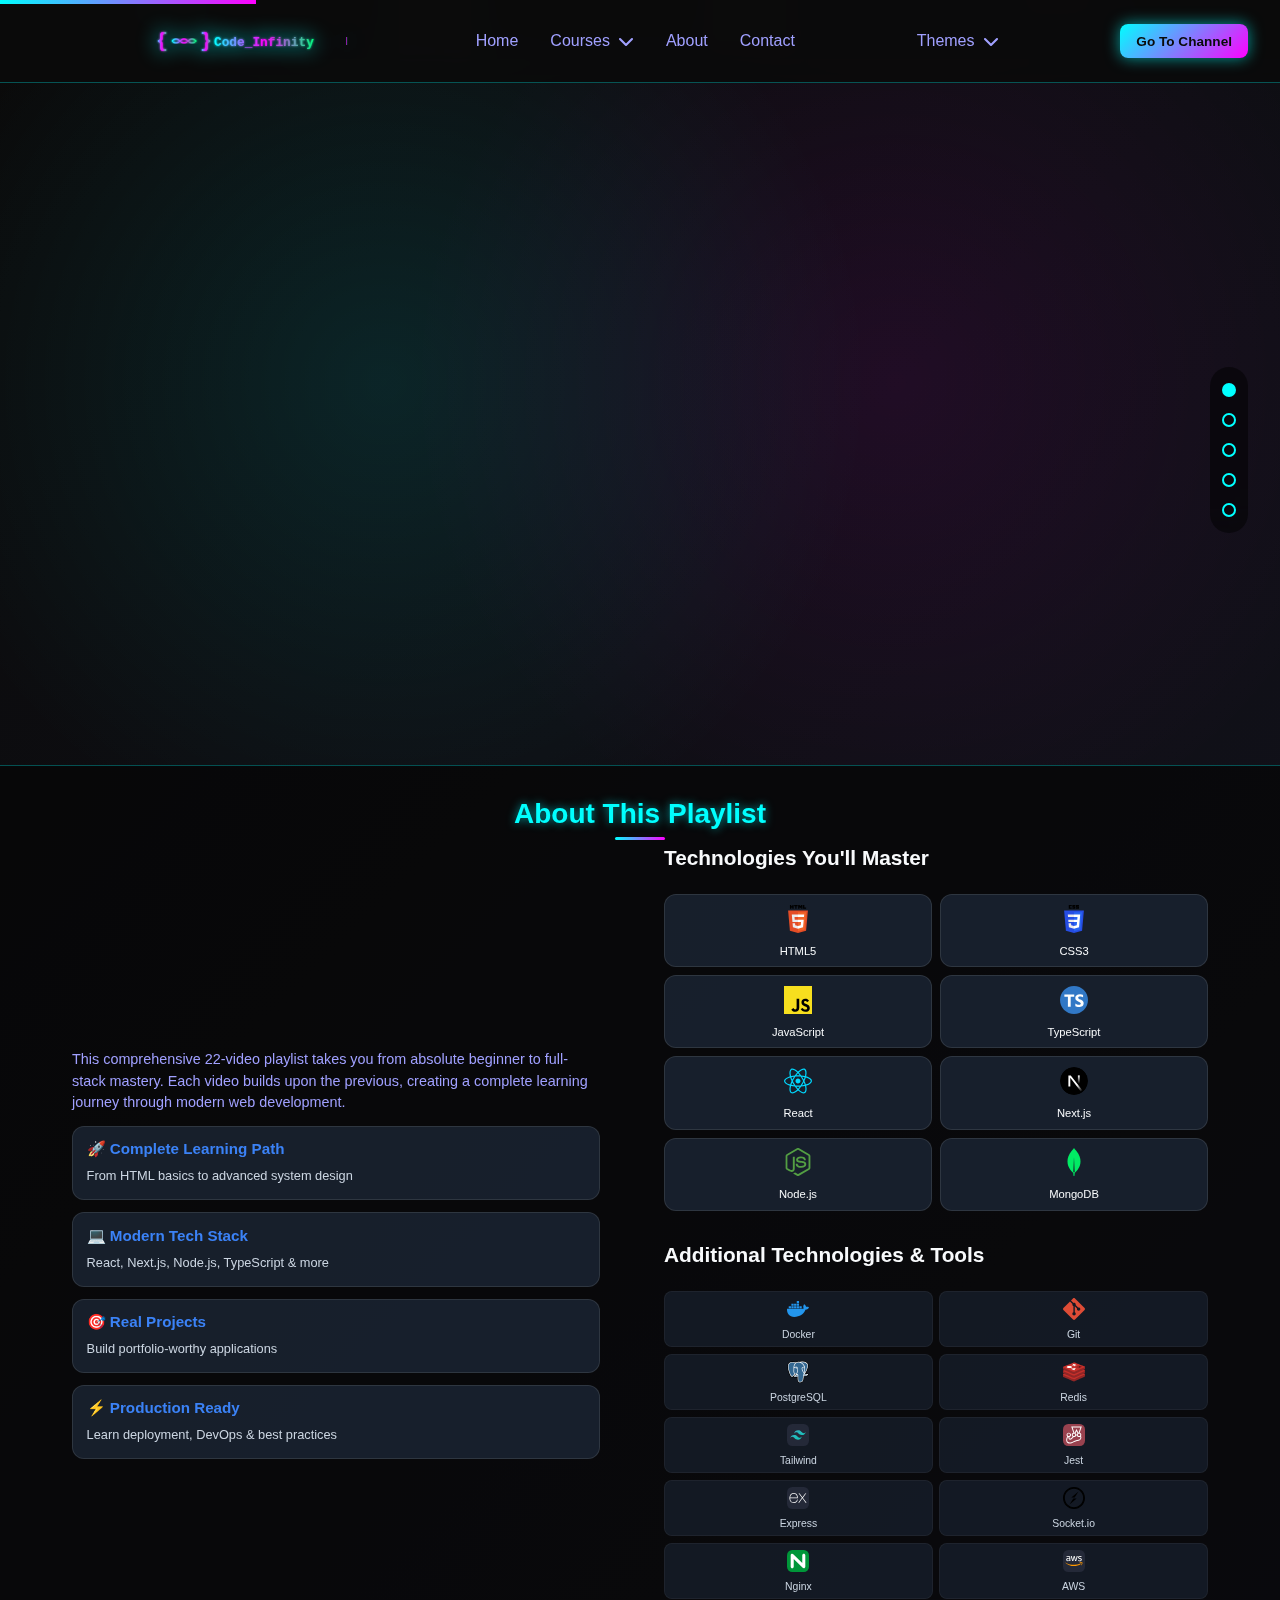
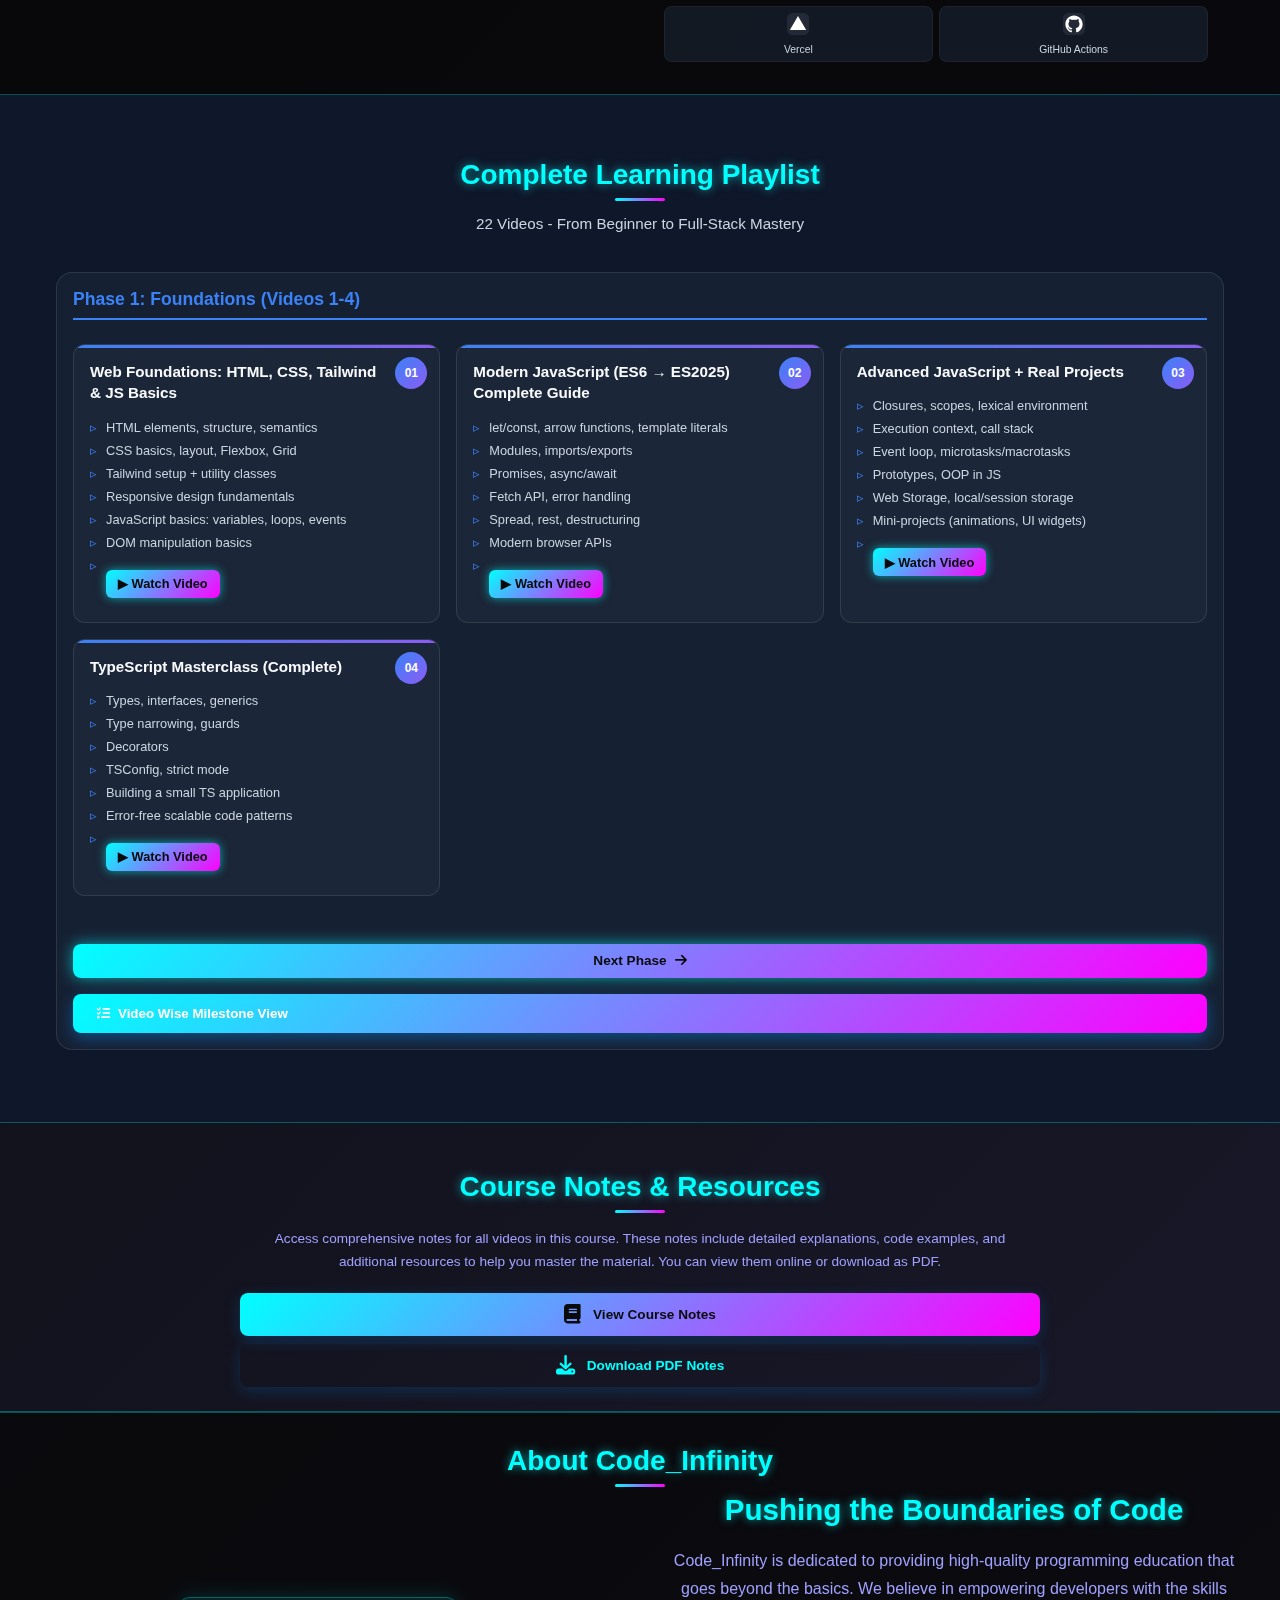
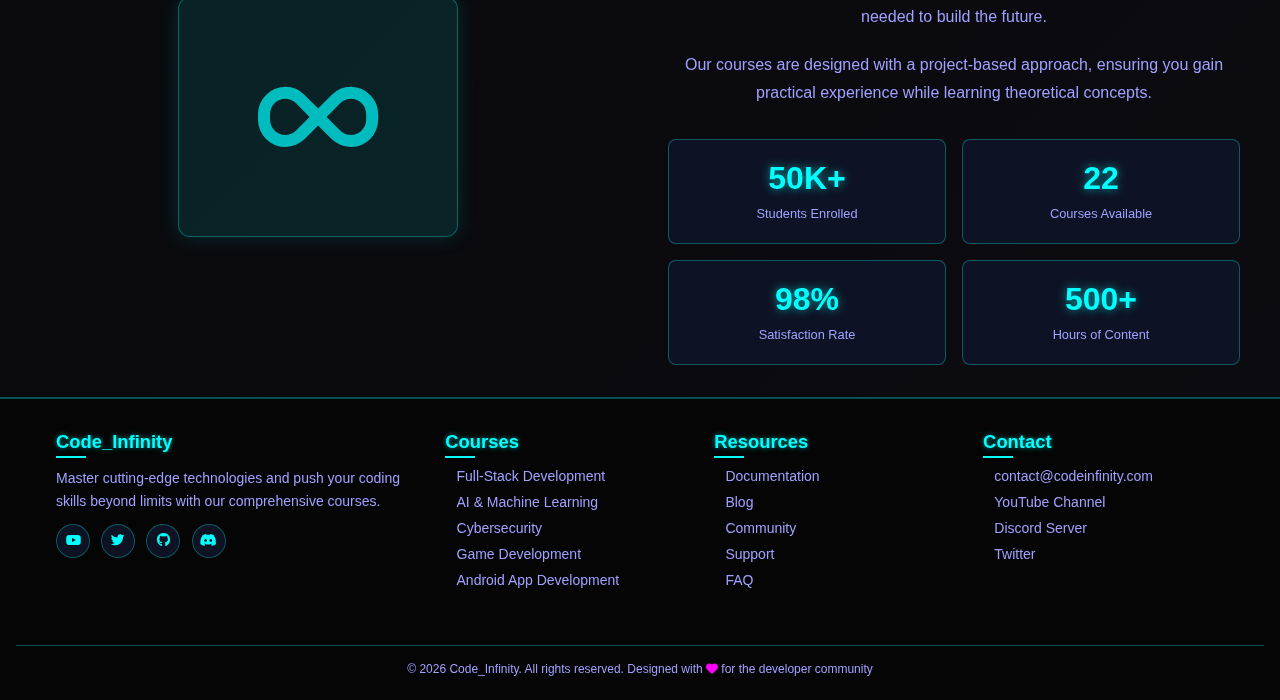
<file: Course_Details/Full_Stack_Web_Dev.html>
<!DOCTYPE html>
<html lang="en">
<head>
    <meta charset="UTF-8">
    <meta name="viewport" content="width=device-width, initial-scale=1.0">
    <title>Code_Infinity | Full-Stack Development Mastery</title>
    <link rel="stylesheet" href="https://cdnjs.cloudflare.com/ajax/libs/font-awesome/6.4.0/css/all.min.css">
    <link rel="stylesheet" href="../css/common.css">
    <link rel="stylesheet" href="css/style.css">
</head>
<body>
    <!-- Header -->
    <header>
        <nav class="navbar">
            <button class="mobile-menu-toggle" aria-label="Toggle menu">
                <i class="fas fa-bars"></i>
            </button>
            <div class="mobile-menu-overlay"></div>
            <a href="../index.html" class="logo">
                <!-- Coding-themed logo with brackets and infinity symbol -->
                <svg class="logo-img glowing" xmlns="http://www.w3.org/2000/svg" width="200" height="50" viewBox="0 0 500 60">
                    <defs>
                        <linearGradient id="codeGradient" x1="0%" y1="0%" x2="100%" y2="0%">
                            <stop offset="0%" stop-color="#00ffff" style="stop-opacity:1" />
                            <stop offset="50%" stop-color="#ff00ff" style="stop-opacity:1" />
                            <stop offset="100%" stop-color="#00ff80" style="stop-opacity:1" />
                        </linearGradient>
                        <filter id="glow">
                            <feGaussianBlur stdDeviation="2" result="coloredBlur"/>
                            <feMerge>
                                <feMergeNode in="coloredBlur"/>
                                <feMergeNode in="SourceGraphic"/>
                            </feMerge>
                        </filter>
                    </defs>
                    
                    <!-- Code brackets { } -->
                    <text x="5" y="45" font-size="50" font-family="'Courier New', monospace" font-weight="bold" fill="url(#codeGradient)" filter="url(#glow)">{</text>
                    
                    <!-- Infinity symbol ∞ -->
                    <path d="M 45 30 Q 55 20, 65 30 Q 75 40, 85 30 Q 95 20, 105 30 Q 95 40, 85 30 Q 75 20, 65 30 Q 55 40, 45 30" 
                          stroke="url(#codeGradient)" 
                          stroke-width="3" 
                          fill="none" 
                          filter="url(#glow)"/>
                    
                    <!-- Closing bracket } -->
                    <text x="115" y="45" font-size="50" font-family="'Courier New', monospace" font-weight="bold" fill="url(#codeGradient)" filter="url(#glow)">}</text>
                    
                    <!-- Code_Infinity text -->
                    <text x="150" y="42" font-size="32" font-family="'Courier New', monospace" font-weight="bold" fill="url(#codeGradient)" filter="url(#glow)">
                        Code_Infinity
                    </text>
                    
                    <!-- Terminal cursor -->
                    <rect x="480" y="20" width="3" height="20" fill="url(#codeGradient)" opacity="0.8">
                        <animate attributeName="opacity" values="0.8;0.2;0.8" dur="1s" repeatCount="indefinite"/>
                    </rect>
                </svg>
            </a>
            <div class="nav-links">
                <a href="../index.html">Home</a>
                
                <!-- Courses Dropdown -->
                <div class="dropdown">
                    <div class="dropdown-toggle">
                        <span>Courses</span>
                        <i class="fas fa-chevron-down"></i>
                    </div>
                    <div class="dropdown-menu">
                        <a href="Full_Stack_Web_Dev.html" class="dropdown-item">
                            <i class="fas fa-code course-icon" style="color: var(--neon-cyan);"></i>
                            <div>
                                <div style="font-weight: 700; color: var(--neon-cyan);">Full-Stack Web Development</div>
                                <div style="font-size: 0.8rem; opacity: 0.8;">Available Now</div>
                            </div>
                        </a>
                        <a href="AI_ML.html" class="dropdown-item">
                            <i class="fas fa-brain course-icon" style="color: #9b59b6;"></i>
                            <div>
                                <div style="font-weight: 700;">AI & Machine Learning</div>
                                <div style="font-size: 0.8rem; opacity: 0.8;">Available Now</div>
                            </div>
                        </a>
                        <a href="Cybersecurity.html" class="dropdown-item">
                            <i class="fas fa-shield-alt course-icon" style="color: #e74c3c;"></i>
                            <div>
                                <div style="font-weight: 700;">Cybersecurity</div>
                                <div style="font-size: 0.8rem; opacity: 0.8;">Available Now</div>
                            </div>
                        </a>
                        <a href="Game_Dev.html" class="dropdown-item">
                            <i class="fas fa-gamepad course-icon" style="color: #f39c12;"></i>
                            <div>
                                <div style="font-weight: 700;">Game Development</div>
                                <div style="font-size: 0.8rem; opacity: 0.8;">Available Now</div>
                            </div>
                        </a>
                        <a href="Android_Dev.html" class="dropdown-item">
                            <i class="fab fa-android course-icon" style="color: #3ddc84;"></i>
                            <div>
                                <div style="font-weight: 700;">Android App Development</div>
                                <div style="font-size: 0.8rem; opacity: 0.8;">Available Now</div>
                            </div>
                        </a>
                    </div>
                </div>
                
                <a href="#about">About</a>
                <a href="#contact">Contact</a>
            </div>
            <div class="dropdown theme-dropdown">
                <div class="dropdown-toggle">
                    <span>Themes</span>
                    <i class="fas fa-chevron-down"></i>
                </div>
                <div class="dropdown-menu">
                    <div class="theme-option active" data-theme="neon-nexus">
                        <span>Neon Nexus</span>
                        <span class="current-indicator">(current)</span>
                    </div>
                    <div class="theme-option" data-theme="dark">
                        <span>Dark</span>
                    </div>
                    <div class="theme-option" data-theme="white">
                        <span>White</span>
                    </div>
                </div>
            </div>
            <button class="cta-button">Go To Channel</button>
        </nav>
    </header>

    <!-- Hero Section -->
    <section class="hero" id="home">
        <!-- Falling glass overlay -->
        <div class="glass"></div>
        <div class="glass"></div>
        <div class="glass"></div>
        <div class="glass"></div>
        
        <h1>Full-Stack Mastery 2026</h1>
        <p>Master the complete full-stack development journey with our 22-video series. From zero to production-ready developer.</p>
        <div class="hero-buttons">
            <a href="#playlist" class="btn btn-primary">
                <i class="fas fa-rocket"></i> Start Learning Now
            </a>
            <a href="#about" class="btn btn-secondary">
                <i class="fas fa-play-circle"></i> Watch Intro Video
            </a>
        </div>
    </section>

    <!-- About Section -->
    <section id="about" class="about">
        <div class="container">
            <h2 class="section-title">About This Playlist</h2>
            <div class="about-content">
                <div class="about-text">
                    <p>This comprehensive 22-video playlist takes you from absolute beginner to full-stack mastery. Each video builds upon the previous, creating a complete learning journey through modern web development.</p>
                    
                    <div class="features-grid">
                        <div class="feature">
                            <h3>🚀 Complete Learning Path</h3>
                            <p>From HTML basics to advanced system design</p>
                        </div>
                        <div class="feature">
                            <h3>💻 Modern Tech Stack</h3>
                            <p>React, Next.js, Node.js, TypeScript & more</p>
                        </div>
                        <div class="feature">
                            <h3>🎯 Real Projects</h3>
                            <p>Build portfolio-worthy applications</p>
                        </div>
                        <div class="feature">
                            <h3>⚡ Production Ready</h3>
                            <p>Learn deployment, DevOps & best practices</p>
                        </div>
                    </div>
                </div>
                
                <div class="tech-stack">
                    <h3>Technologies You'll Master</h3>
                    <div class="tech-grid">
                        <div class="tech-item floating">
                            <img src="icons_svg/logos--html-5.svg" alt="HTML5" class="tech-icon">
                            <span class="tech-name">HTML5</span>
                        </div>

                        <div class="tech-item floating" style="animation-delay:.2s">
                            <img src="icons_svg/logos--css-3.svg" alt="CSS3" class="tech-icon">
                            <span class="tech-name">CSS3</span>
                        </div>

                        <div class="tech-item floating" style="animation-delay:.4s">
                            <img src="icons_svg/logos--javascript.svg" alt="JS" class="tech-icon">
                            <span class="tech-name">JavaScript</span>
                        </div>

                        <div class="tech-item floating" style="animation-delay:.6s">
                            <img src="icons_svg/logos--typescript-icon-round.svg" alt="TS" class="tech-icon">
                            <span class="tech-name">TypeScript</span>
                        </div>

                        <div class="tech-item floating" style="animation-delay:.8s">
                            <img src="icons_svg/logos--react.svg" alt="React" class="tech-icon">
                            <span class="tech-name">React</span>
                        </div>

                        <div class="tech-item floating" style="animation-delay:1s">
                            <img src="icons_svg/logos--nextjs-icon.svg" alt="Next.js" class="tech-icon">
                            <span class="tech-name">Next.js</span>
                        </div>

                        <div class="tech-item floating" style="animation-delay:1.2s">
                            <img src="icons_svg/logos--nodejs-icon.svg" alt="Node.js" class="tech-icon">
                            <span class="tech-name">Node.js</span>
                        </div>

                        <div class="tech-item floating" style="animation-delay:1.4s">
                            <img src="icons_svg/logos--mongodb-icon.svg" alt="MongoDB" class="tech-icon">
                            <span class="tech-name">MongoDB</span>
                        </div>
                    </div>

                    <h3 class="additional-heading">Additional Technologies & Tools</h3>

                    <div class="additional-tech-grid">
                        <div class="additional-tech-item">
                            <img src="icons_svg/logos--docker-icon.svg" alt="Docker" class="additional-tech-icon">
                            <span class="additional-tech-name">Docker</span>
                        </div>

                        <div class="additional-tech-item">
                            <img src="icons_svg/logos--git-icon.svg" alt="Git" class="additional-tech-icon">
                            <span class="additional-tech-name">Git</span>
                        </div>

                        <div class="additional-tech-item">
                            <img src="icons_svg/logos--postgresql.svg" alt="PostgreSQL" class="additional-tech-icon">
                            <span class="additional-tech-name">PostgreSQL</span>
                        </div>

                        <div class="additional-tech-item">
                            <img src="icons_svg/logos--redis.svg" alt="Redis" class="additional-tech-icon">
                            <span class="additional-tech-name">Redis</span>
                        </div>

                        <div class="additional-tech-item">
                            <img src="icons_svg/skill-icons--tailwindcss-dark.svg" alt="Tailwind" class="additional-tech-icon">
                            <span class="additional-tech-name">Tailwind</span>
                        </div>

                        <div class="additional-tech-item">
                            <img src="icons_svg/skill-icons--jest.svg" alt="Jest" class="additional-tech-icon">
                            <span class="additional-tech-name">Jest</span>
                        </div>

                        <div class="additional-tech-item">
                            <img src="icons_svg/skill-icons--expressjs-dark.svg" alt="Express" class="additional-tech-icon">
                            <span class="additional-tech-name">Express</span>
                        </div>

                        <div class="additional-tech-item">
                            <img src="icons_svg/devicon--socketio.svg" alt="Socket.io" class="additional-tech-icon">
                            <span class="additional-tech-name">Socket.io</span>
                        </div>

                        <div class="additional-tech-item">
                            <img src="icons_svg/skill-icons--nginx.svg" alt="Nginx" class="additional-tech-icon">
                            <span class="additional-tech-name">Nginx</span>
                        </div>

                        <div class="additional-tech-item">
                            <img src="icons_svg/skill-icons--aws-dark.svg" alt="AWS" class="additional-tech-icon">
                            <span class="additional-tech-name">AWS</span>
                        </div>

                        <div class="additional-tech-item">
                            <img src="icons_svg/skill-icons--vercel-dark.svg" alt="Vercel" class="additional-tech-icon">
                            <span class="additional-tech-name">Vercel</span>
                        </div>

                        <div class="additional-tech-item">
                            <img src="icons_svg/skill-icons--github-dark.svg" alt="GitHub Actions" class="additional-tech-icon">
                            <span class="additional-tech-name">GitHub Actions</span>
                        </div>
                    </div>
                </div>
            </div>
        </div>
    </section>

    <!-- Playlist Section -->
    <section id="playlist" class="playlist">
        <div class="container">
            <h2 class="section-title">Complete Learning Playlist</h2>
            <p class="section-subtitle">22 Videos - From Beginner to Full-Stack Mastery</p>
            
            <div class="playlist-container">
                <!-- Phase 1: Foundations -->
                <div class="phase-section">
                    <h3 class="phase-title">Phase 1: Foundations (Videos 1-4)</h3>
                    <div class="video-grid">
                        <div class="video-card">
                            <div class="video-number">01</div>
                            <h4 class="video-title">Web Foundations: HTML, CSS, Tailwind & JS Basics</h4>
                            <ul class="video-topics">
                                <li>HTML elements, structure, semantics</li>
                                <li>CSS basics, layout, Flexbox, Grid</li>
                                <li>Tailwind setup + utility classes</li>
                                <li>Responsive design fundamentals</li>
                                <li>JavaScript basics: variables, loops, events</li>
                                <li>DOM manipulation basics</li>
                                <li>
                                    <a href="#" class="watch-btn" target="_blank">
                                        ▶ Watch Video
                                    </a>
                                </li>
                            </ul>
                        </div>

                        <div class="video-card">
                            <div class="video-number">02</div>

                            <h4 class="video-title">Modern JavaScript (ES6 → ES2025) Complete Guide</h4>
                        
                            <ul class="video-topics">
                                <li>let/const, arrow functions, template literals</li>
                                <li>Modules, imports/exports</li>
                                <li>Promises, async/await</li>
                                <li>Fetch API, error handling</li>
                                <li>Spread, rest, destructuring</li>
                                <li>Modern browser APIs</li>
                                <li>
                                    <a href="#" class="watch-btn" target="_blank">
                                        ▶ Watch Video
                                    </a>
                                </li>
                            </ul>
                        </div>

                        <div class="video-card">
                            <div class="video-number">03</div>
                            <h4 class="video-title">Advanced JavaScript + Real Projects</h4>
                            
                            <ul class="video-topics">
                                <li>Closures, scopes, lexical environment</li>
                                <li>Execution context, call stack</li>
                                <li>Event loop, microtasks/macrotasks</li>
                                <li>Prototypes, OOP in JS</li>
                                <li>Web Storage, local/session storage</li>
                                <li>Mini-projects (animations, UI widgets)</li>
                                <li>
                                    <a href="#" class="watch-btn" target="_blank">
                                        ▶ Watch Video
                                    </a>
                                </li>
                            </ul>
                        </div>

                        <div class="video-card">
                            <div class="video-number">04</div>
                            <h4 class="video-title">TypeScript Masterclass (Complete)</h4>
                            
                            <ul class="video-topics">
                                <li>Types, interfaces, generics</li>
                                <li>Type narrowing, guards</li>
                                <li>Decorators</li>
                                <li>TSConfig, strict mode</li>
                                <li>Building a small TS application</li>
                                <li>Error-free scalable code patterns</li>
                                <li>
                                    <a href="#" class="watch-btn" target="_blank">
                                        ▶ Watch Video
                                    </a>
                                </li>
                            </ul>
                        </div>
                    </div>
                </div>

                <!-- Phase 2: Frontend Framework -->
                <div class="phase-section">
                    <h3 class="phase-title">Phase 2: Frontend Framework (Videos 5-8)</h3>
                    <div class="video-grid">
                        <div class="video-card">
                            <div class="video-number">05</div>
                            <h4 class="video-title">React Fundamentals (with TypeScript)</h4>
                            <ul class="video-topics">
                                <li>Components, props, state</li>
                                <li>Events, hooks, useEffect</li>
                                <li>Re-rendering logic</li>
                                <li>Controlled/uncontrolled inputs</li>
                                <li>Component architecture</li>
                                <li>Simple React project</li>
                                <li>
                                    <a href="#" class="watch-btn" target="_blank">
                                        ▶ Watch Video
                                    </a>
                                </li>
                            </ul>
                        </div>

                        <div class="video-card">
                            <div class="video-number">06</div>
                            <h4 class="video-title">Next.js 14 App Router Basics</h4>
                            <ul class="video-topics">
                                <li>App Router concepts</li>
                                <li>Server Components vs Client Components</li>
                                <li>File-based routing</li>
                                <li>Layout, metadata, dynamic routes</li>
                                <li>SSR/SSG basics</li>
                                <li>API routes</li>
                                <li>
                                    <a href="#" class="watch-btn" target="_blank">
                                        ▶ Watch Video
                                    </a>
                                </li>
                            </ul>
                        </div>

                        <div class="video-card">
                            <div class="video-number">07</div>
                            <h4 class="video-title">Advanced Next.js (Performance + Server Actions)</h4>
                            <ul class="video-topics">
                                <li>Server Actions deep dive</li>
                                <li>Streaming + Suspense</li>
                                <li>Caching strategies</li>
                                <li>Image optimization</li>
                                <li>Dynamic fetching</li>
                                <li>Building a real dashboard app</li>
                                <li>
                                    <a href="#" class="watch-btn" target="_blank">
                                        ▶ Watch Video
                                    </a>
                                </li>
                            </ul>
                        </div>

                        <div class="video-card">
                            <div class="video-number">08</div>
                            <h4 class="video-title">Tailwind CSS Advance + UI System Design</h4>
                            <ul class="video-topics">
                                <li>Design system architecture</li>
                                <li>Component library patterns</li>
                                <li>Custom themes + dark mode</li>
                                <li>Tailwind animations / transitions</li>
                                <li>Reusable UI kit creation</li>
                                <li>Dashboard design best practices</li>
                                <li>
                                    <a href="#" class="watch-btn" target="_blank">
                                        ▶ Watch Video
                                    </a>
                                </li>
                            </ul>
                        </div>
                    </div>
                </div>

                <!-- Phase 3: Backend Development -->
                <div class="phase-section">
                    <h3 class="phase-title">Phase 3: Backend Development (Videos 9-12)</h3>
                    <div class="video-grid">
                        <div class="video-card">
                            <div class="video-number">09</div>
                            <h4 class="video-title">Authentication UI + Frontend Security Essentials</h4>
                            <ul class="video-topics">
                                <li>Login forms, validations</li>
                                <li>Protected routes + UI states</li>
                                <li>Role-based access (RBAC) on frontend</li>
                                <li>Securing tokens on frontend</li>
                                <li>Persisting sessions</li>
                                <li>Preventing common UI security mistakes</li>
                                <li>
                                    <a href="#" class="watch-btn" target="_blank">
                                        ▶ Watch Video
                                    </a>
                                </li>
                            </ul>
                        </div>

                        <div class="video-card">
                            <div class="video-number">10</div>
                            <h4 class="video-title">Node.js & Express Backend Fundamentals</h4>
                            <ul class="video-topics">
                                <li>Express routing, middleware</li>
                                <li>Controllers + services pattern</li>
                                <li>REST API basics (CRUD)</li>
                                <li>Environment variables</li>
                                <li>Postman API testing</li>
                                <li>Basic MVC backend structure</li>
                                <li>
                                    <a href="#" class="watch-btn" target="_blank">
                                        ▶ Watch Video
                                    </a>
                                </li>
                            </ul>
                        </div>

                        <div class="video-card">
                            <div class="video-number">11</div>
                            <h4 class="video-title">Advanced Backend: Auth, Security, API Architecture</h4>
                            <ul class="video-topics">
                                <li>JWT access + refresh tokens</li>
                                <li>bcrypt password hashing</li>
                                <li>Rate limiting + helmet</li>
                                <li>Better error handling</li>
                                <li>Logging + monitoring</li>
                                <li>Clean API architecture</li>
                                <li>
                                    <a href="#" class="watch-btn" target="_blank">
                                        ▶ Watch Video
                                    </a>
                                </li>
                            </ul>
                        </div>

                        <div class="video-card">
                            <div class="video-number">12</div>
                            <h4 class="video-title">MongoDB + Mongoose Masterclass</h4>
                            <ul class="video-topics">
                                <li>Schemas + models</li>
                                <li>Relations (refs + embedded docs)</li>
                                <li>Query operators</li>
                                <li>Indexes + performance</li>
                                <li>Aggregation pipeline</li>
                                <li>Real Mongo-based API</li>
                                <li>
                                    <a href="#" class="watch-btn" target="_blank">
                                        ▶ Watch Video
                                    </a>
                                </li>
                            </ul>
                        </div>
                    </div>
                </div>

                <!-- Phase 4: Database & Advanced Backend -->
                <div class="phase-section">
                    <h3 class="phase-title">Phase 4: Database & Advanced Backend (Videos 13-17)</h3>
                    <div class="video-grid">
                        <div class="video-card">
                            <div class="video-number">13</div>
                            <h4 class="video-title">PostgreSQL + TypeORM Deep Dive</h4>
                            <ul class="video-topics">
                                <li>Entities + migrations</li>
                                <li>Relations (1-1, 1-M, M-M)</li>
                                <li>Query builder + advanced queries</li>
                                <li>Transactions</li>
                                <li>Performance tips</li>
                                <li>Real TypeORM + Postgres API</li>
                                <li>
                                    <a href="#" class="watch-btn" target="_blank">
                                        ▶ Watch Video
                                    </a>
                                </li>
                            </ul>
                        </div>

                        <div class="video-card">
                            <div class="video-number">14</div>
                            <h4 class="video-title">Dual Database Architecture: Mongo + Postgres Together</h4>
                            <ul class="video-topics">
                                <li>When to use which DB</li>
                                <li>Hybrid architecture patterns</li>
                                <li>Data synchronization</li>
                                <li>Query routing logic</li>
                                <li>Microservice-ready DB design</li>
                                <li>Real-world integration example</li>
                                <li>
                                    <a href="#" class="watch-btn" target="_blank">
                                        ▶ Watch Video
                                    </a>
                                </li>
                            </ul>
                        </div>

                        <div class="video-card">
                            <div class="video-number">15</div>
                            <h4 class="video-title">Redis, Caching, Queues & Speed Optimization</h4>
                            <ul class="video-topics">
                                <li>Redis caching strategies</li>
                                <li>Session store</li>
                                <li>Rate limiting with Redis</li>
                                <li>BullMQ queues</li>
                                <li>Background jobs + workers</li>
                                <li>Scheduling cron jobs</li>
                                <li>
                                    <a href="#" class="watch-btn" target="_blank">
                                        ▶ Watch Video
                                    </a>
                                </li>
                            </ul>
                        </div>

                        <div class="video-card">
                            <div class="video-number">16</div>
                            <h4 class="video-title">Real-Time Apps with WebSockets / Socket.io</h4>
                            <ul class="video-topics">
                                <li>WebSocket architecture</li>
                                <li>Rooms, events, broadcasting</li>
                                <li>Real-time chat application</li>
                                <li>Real-time dashboards + notifications</li>
                                <li>Presence tracking</li>
                                <li>Scaling WebSockets</li>
                                <li>
                                    <a href="#" class="watch-btn" target="_blank">
                                        ▶ Watch Video
                                    </a>
                                </li>
                            </ul>
                        </div>

                        <div class="video-card">
                            <div class="video-number">17</div>
                            <h4 class="video-title">Full-Stack Testing: Unit, Integration, E2E</h4>
                            <ul class="video-topics">
                                <li>Jest basics</li>
                                <li>Supertest for API testing</li>
                                <li>Mocking strategies</li>
                                <li>E2E testing with Playwright/Cypress</li>
                                <li>CI testing flow</li>
                                <li>Test folder architecture</li>
                                <li>
                                    <a href="#" class="watch-btn" target="_blank">
                                        ▶ Watch Video
                                    </a>
                                </li>
                            </ul>
                        </div>
                    </div>
                </div>

                <!-- Phase 5: Deployment & Production -->
                <div class="phase-section">
                    <h3 class="phase-title">Phase 5: Deployment & Production (Videos 18-22)</h3>
                    <div class="video-grid">
                        <div class="video-card">
                            <div class="video-number">18</div>
                            <h4 class="video-title">Docker & Docker Compose Complete Guide</h4>
                            <ul class="video-topics">
                                <li>Dockerfile best practices</li>
                                <li>Containers vs images</li>
                                <li>Volumes, networks</li>
                                <li>Docker Compose multi-service setup</li>
                                <li>Local dev containers</li>
                                <li>Deploy-ready Docker setup</li>
                                <li>
                                    <a href="#" class="watch-btn" target="_blank">
                                        ▶ Watch Video
                                    </a>
                                </li>
                            </ul>
                        </div>

                        <div class="video-card">
                            <div class="video-number">19</div>
                            <h4 class="video-title">DevOps & CI/CD Pipelines</h4>
                            <ul class="video-topics">
                                <li>GitHub Actions workflow</li>
                                <li>Auto-testing on push</li>
                                <li>Auto-deploy pipelines</li>
                                <li>Environment management</li>
                                <li>Build + Release strategy</li>
                                <li>Production deployment automation</li>
                                <li>
                                    <a href="#" class="watch-btn" target="_blank">
                                        ▶ Watch Video
                                    </a>
                                </li>
                            </ul>
                        </div>

                        <div class="video-card">
                            <div class="video-number">20</div>
                            <h4 class="video-title">Cloud Deployment (Vercel, Render, Fly.io, Docker Deploy)</h4>
                            <ul class="video-topics">
                                <li>Deploying frontend to Vercel</li>
                                <li>Deploying backend to Render/Fly</li>
                                <li>.env management</li>
                                <li>Scaling containers</li>
                                <li>Load balancing basics</li>
                                <li>Production-ready cloud setup</li>
                                <li>
                                    <a href="#" class="watch-btn" target="_blank">
                                        ▶ Watch Video
                                    </a>
                                </li>
                            </ul>
                        </div>

                        <div class="video-card">
                            <div class="video-number">21</div>
                            <h4 class="video-title">Full Security Masterclass (OWASP + Real Defenses)</h4>
                            <ul class="video-topics">
                                <li>XSS, CSRF, SQL Injection defenses</li>
                                <li>Secure headers (Helmet)</li>
                                <li>Access control security</li>
                                <li>TLS/HTTPS</li>
                                <li>API hardening</li>
                                <li>Production security checklist</li>
                                <li>
                                    <a href="#" class="watch-btn" target="_blank">
                                        ▶ Watch Video
                                    </a>
                                </li>
                            </ul>
                        </div>

                        <div class="video-card">
                            <div class="video-number">22</div>
                            <h4 class="video-title">System Design & Architecture for Full-Stack Devs</h4>
                            <ul class="video-topics">
                                <li>API design principles</li>
                                <li>Monolith vs Microservices</li>
                                <li>Caching layers</li>
                                <li>Message queues</li>
                                <li>Database scaling patterns</li>
                                <li>Complete production blueprint</li>
                                <li>
                                    <a href="#" class="watch-btn" target="_blank">
                                        ▶ Watch Video
                                    </a>
                                </li>
                            </ul>
                        </div>
                    </div>
                </div>
            </div>
        </div>
    </section>

    <!-- Notes Section -->
    <section id="notes" class="notes-section">
        <div class="container">
            <h2 class="section-title">Course Notes & Resources</h2>
            <div class="notes-content">
                <p class="notes-description">Access comprehensive notes for all videos in this course. These notes include detailed explanations, code examples, and additional resources to help you master the material. You can view them online or download as PDF.</p>
                <div class="notes-buttons">
                    <a href="../Course_Notes/Full_Stack_Web_Dev_Notes.html" target="_blank" class="btn btn-primary notes-download-btn" onclick="passThemeToNotes()">
                        <i class="fas fa-book"></i> View Course Notes
                    </a>
                    <button class="btn btn-secondary notes-download-btn" onclick="downloadNotesPDF('Full_Stack_Web_Dev_Notes.html', 'Full-Stack_Web_Development_Notes.pdf')">
                        <i class="fas fa-download"></i> Download PDF Notes
                    </button>
                </div>
            </div>
        </div>
    </section>

    <!-- Footer -->
    <section class="section about" id="about">
        <h2 class="section-title">About Code_Infinity</h2>
        <div class="about-content">
            <div class="about-text">
                <h2>Pushing the Boundaries of Code</h2>
                <p>Code_Infinity is dedicated to providing high-quality programming education that goes beyond the basics. We believe in empowering developers with the skills needed to build the future.</p>
                <p>Our courses are designed with a project-based approach, ensuring you gain practical experience while learning theoretical concepts.</p>
                <div class="stats">
                    <div class="stat">
                        <div class="stat-number">50K+</div>
                        <div class="stat-label">Students Enrolled</div>
                    </div>
                    <div class="stat">
                        <div class="stat-number">22</div>
                        <div class="stat-label">Courses Available</div>
                    </div>
                    <div class="stat">
                        <div class="stat-number">98%</div>
                        <div class="stat-label">Satisfaction Rate</div>
                    </div>
                    <div class="stat">
                        <div class="stat-number">500+</div>
                        <div class="stat-label">Hours of Content</div>
                    </div>
                </div>
            </div>
            <div class="about-visual">
                <div class="about-icon-box">
                    <i class="fas fa-infinity"></i>
                </div>
            </div>
        </div>
    </section>

    <!-- Footer -->
    <footer id="contact">
        <div class="footer-content">
            <div class="footer-column">
                <h3>Code_Infinity</h3>
                <p style="color: var(--text-secondary); line-height: 1.6;">Master cutting-edge technologies and push your coding skills beyond limits with our comprehensive courses.</p>
                <div class="social-links">
                    <a href="#"><i class="fab fa-youtube"></i></a>
                    <a href="#"><i class="fab fa-twitter"></i></a>
                    <a href="#"><i class="fab fa-github"></i></a>
                    <a href="#"><i class="fab fa-discord"></i></a>
                </div>
            </div>
            <div class="footer-column">
                <h3>Courses</h3>
                <ul class="footer-links">
                    <li><a href="Full_Stack_Web_Dev.html">Full-Stack Development</a></li>
                    <li><a href="AI_ML.html">AI & Machine Learning</a></li>
                    <li><a href="Cybersecurity.html">Cybersecurity</a></li>
                    <li><a href="Game_Dev.html">Game Development</a></li>
                    <li><a href="Android_Dev.html">Android App Development</a></li>
                </ul>
            </div>
            <div class="footer-column">
                <h3>Resources</h3>
                <ul class="footer-links">
                    <li><a href="#">Documentation</a></li>
                    <li><a href="#">Blog</a></li>
                    <li><a href="#">Community</a></li>
                    <li><a href="#">Support</a></li>
                    <li><a href="#">FAQ</a></li>
                </ul>
            </div>
            <div class="footer-column">
                <h3>Contact</h3>
                <ul class="footer-links">
                    <li><a href="mailto:contact@codeinfinity.com">contact@codeinfinity.com</a></li>
                    <li><a href="#">YouTube Channel</a></li>
                    <li><a href="#">Discord Server</a></li>
                    <li><a href="#">Twitter</a></li>
                </ul>
            </div>
        </div>
        <div class="copyright">
            <span class="copyright-line">© 2026 Code_Infinity. All rights reserved.</span>
            <span class="copyright-line">Designed with <i class="fas fa-heart" style="color: var(--neon-pink);"></i> for the developer community</span>
        </div>
    </footer>

    <script src="../js/themes.js"></script>
    <script src="js/phases.js"></script>
    <script src="js/milestones.js"></script>
    <script src="js/notes-download.js"></script>
    <script src="js/script.js">
        // Smooth scrolling for navigation links
        function scrollToSection(sectionId) {
            document.getElementById(sectionId).scrollIntoView({
                behavior: 'smooth'
            });
        }

        // Add scroll event listener for navigation
        document.addEventListener('DOMContentLoaded', function() {
            // Mobile menu toggle
            const mobileMenuToggle = document.querySelector('.mobile-menu-toggle');
            const navLinks = document.querySelector('.nav-links');
            const mobileMenuOverlay = document.querySelector('.mobile-menu-overlay');
            
            if (mobileMenuToggle && navLinks) {
                function toggleMobileMenu() {
                    mobileMenuToggle.classList.toggle('active');
                    navLinks.classList.toggle('active');
                    if (mobileMenuOverlay) {
                        mobileMenuOverlay.classList.toggle('active');
                    }
                    document.body.style.overflow = navLinks.classList.contains('active') ? 'hidden' : '';
                    
                    const icon = mobileMenuToggle.querySelector('i');
                    if (icon) {
                        icon.classList.toggle('fa-bars');
                        icon.classList.toggle('fa-times');
                    }
                }
                
                mobileMenuToggle.addEventListener('click', toggleMobileMenu);
                
                if (mobileMenuOverlay) {
                    mobileMenuOverlay.addEventListener('click', toggleMobileMenu);
                }
                
                // Close menu when clicking on a link (including dropdown items)
                navLinks.querySelectorAll('a').forEach(link => {
                    link.addEventListener('click', () => {
                        if (navLinks.classList.contains('active')) {
                            toggleMobileMenu();
                        }
                    });
                });
                
                // Handle dropdown items inside mobile menu
                navLinks.querySelectorAll('.dropdown-item').forEach(item => {
                    item.addEventListener('click', () => {
                        if (navLinks.classList.contains('active')) {
                            toggleMobileMenu();
                        }
                    });
                });
                
                document.addEventListener('keydown', (e) => {
                    if (e.key === 'Escape' && navLinks.classList.contains('active')) {
                        toggleMobileMenu();
                    }
                });
            }
            
            // Handle smooth scrolling for anchor links in nav
            const navLinkItems = document.querySelectorAll('.nav-links > a[href^="#"]');
            
            navLinkItems.forEach(link => {
                link.addEventListener('click', function(e) {
                    const href = this.getAttribute('href');
                    if (href && href.startsWith('#')) {
                        e.preventDefault();
                        const targetId = href.substring(1);
                        const targetElement = document.getElementById(targetId);
                        if (targetElement) {
                            // Close mobile menu if open
                            if (navLinks && navLinks.classList.contains('active')) {
                                toggleMobileMenu();
                            }
                            // Scroll to section
                            targetElement.scrollIntoView({
                                behavior: 'smooth',
                                block: 'start'
                            });
                        }
                    }
                });
            });

            // Navbar background on scroll
            window.addEventListener('scroll', function() {
                const header = document.querySelector('header');
                if (window.scrollY > 100) {
                    header.style.background = 'rgba(10, 10, 10, 0.98)';
                    header.style.backdropFilter = 'blur(10px)';
                } else {
                    header.style.background = 'rgba(10, 10, 10, 0.9)';
                    header.style.backdropFilter = 'blur(10px)';
                }
            });

            // Add animation to video cards on scroll
            const observerOptions = {
                threshold: 0.1,
                rootMargin: '0px 0px -50px 0px'
            };

            const observer = new IntersectionObserver((entries) => {
                entries.forEach(entry => {
                    if (entry.isIntersecting) {
                        entry.target.style.opacity = '1';
                        entry.target.style.transform = 'translateY(0)';
                    }
                });
            }, observerOptions);

            // Observe video cards for animation
            document.querySelectorAll('.video-card').forEach(card => {
                card.style.opacity = '0';
                card.style.transform = 'translateY(30px)';
                card.style.transition = 'all 0.6s ease';
                observer.observe(card);
            });

            // Observe tech items for animation
            document.querySelectorAll('.tech-item, .additional-tech-item').forEach(item => {
                item.style.opacity = '0';
                item.style.transform = 'translateY(20px)';
                item.style.transition = 'all 0.4s ease';
                observer.observe(item);
            });
        });

        // Add loading animation
        window.addEventListener('load', function() {
            document.body.style.opacity = '0';
            document.body.style.transition = 'opacity 0.5s ease';
            
            setTimeout(() => {
                document.body.style.opacity = '1';
            }, 100);
        });

        // Keyboard navigation
        document.addEventListener('keydown', function(e) {
            if (e.key === 'Escape') {
                // Close mobile menu if open
                if (navLinks && navLinks.classList.contains('active')) {
                    toggleMobileMenu();
                }
                // Scroll to top on escape
                window.scrollTo({ top: 0, behavior: 'smooth' });
            }
        });

        // Add hover effects to buttons
        document.querySelectorAll('.btn-primary, .btn-secondary, .cta-button').forEach(button => {
            button.addEventListener('mouseenter', function() {
                this.style.transform = 'translateY(-2px)';
            });
            
            button.addEventListener('mouseleave', function() {
                this.style.transform = 'translateY(0)';
            });
        });
    </script>
</body>
</html>
</file>
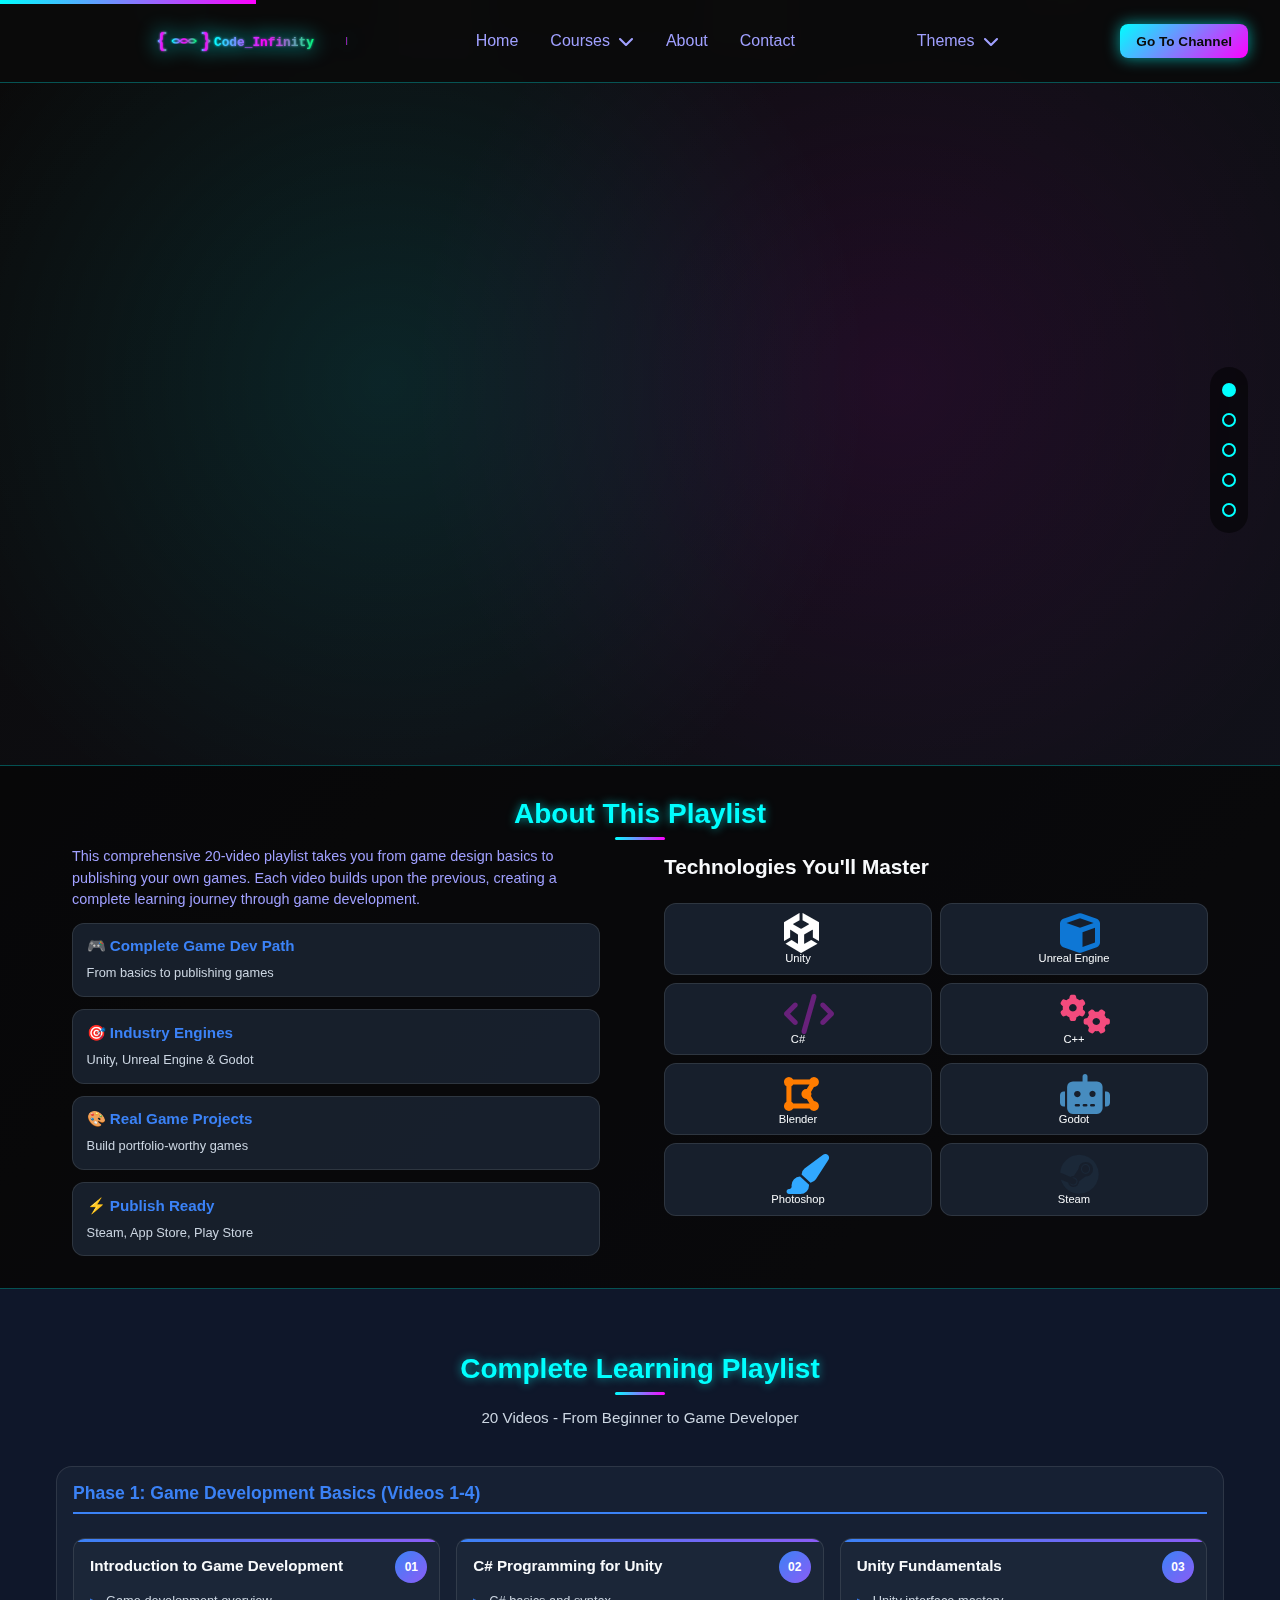
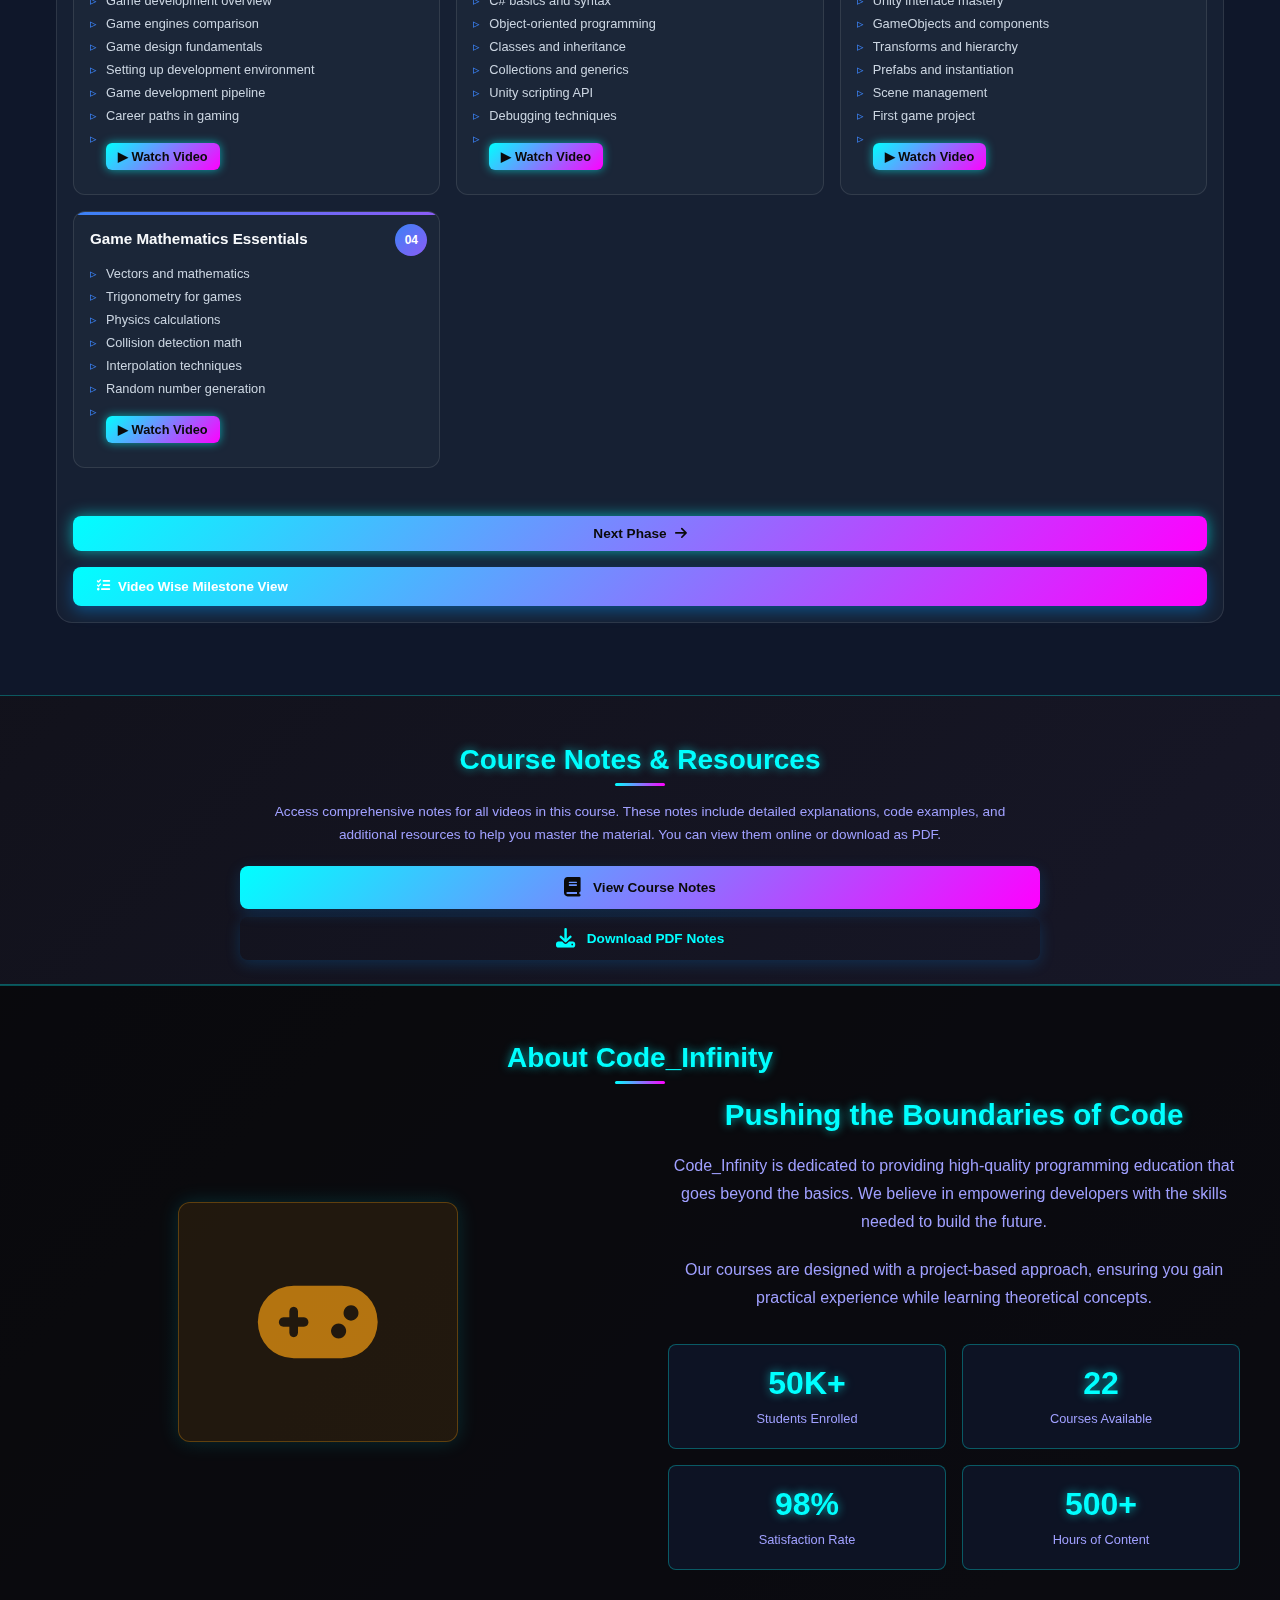
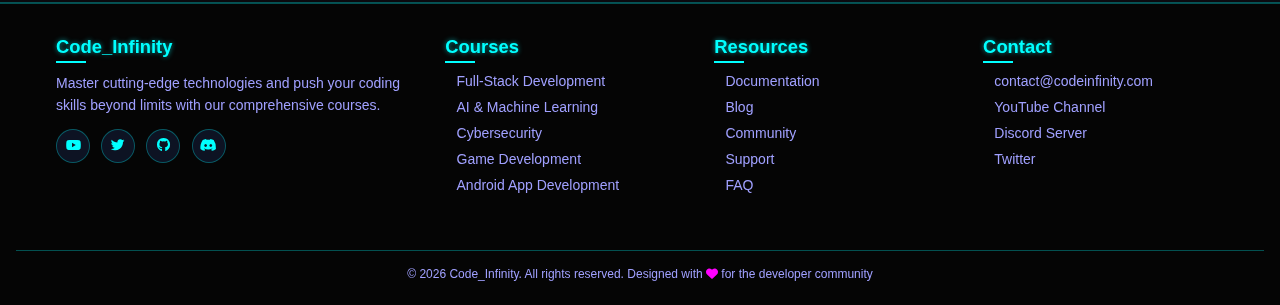
<file: Course_Details/Game_Dev.html>
<!DOCTYPE html>
<html lang="en">
<head>
    <meta charset="UTF-8">
    <meta name="viewport" content="width=device-width, initial-scale=1.0">
    <title>Code_Infinity | Game Development Mastery</title>
    <link rel="stylesheet" href="https://cdnjs.cloudflare.com/ajax/libs/font-awesome/6.4.0/css/all.min.css">
    <link rel="stylesheet" href="../css/common.css">
    <link rel="stylesheet" href="css/style.css">
</head>
<body>
    <!-- Header -->
    <header>
        <nav class="navbar">
            <button class="mobile-menu-toggle" aria-label="Toggle menu">
                <i class="fas fa-bars"></i>
            </button>
            <div class="mobile-menu-overlay"></div>
            <a href="../index.html" class="logo">
                <!-- Coding-themed logo with brackets and infinity symbol -->
                <svg class="logo-img glowing" xmlns="http://www.w3.org/2000/svg" width="200" height="50" viewBox="0 0 500 60">
                    <defs>
                        <linearGradient id="codeGradient" x1="0%" y1="0%" x2="100%" y2="0%">
                            <stop offset="0%" stop-color="#00ffff" style="stop-opacity:1" />
                            <stop offset="50%" stop-color="#ff00ff" style="stop-opacity:1" />
                            <stop offset="100%" stop-color="#00ff80" style="stop-opacity:1" />
                        </linearGradient>
                        <filter id="glow">
                            <feGaussianBlur stdDeviation="2" result="coloredBlur"/>
                            <feMerge>
                                <feMergeNode in="coloredBlur"/>
                                <feMergeNode in="SourceGraphic"/>
                            </feMerge>
                        </filter>
                    </defs>
                    
                    <!-- Code brackets { } -->
                    <text x="5" y="45" font-size="50" font-family="'Courier New', monospace" font-weight="bold" fill="url(#codeGradient)" filter="url(#glow)">{</text>
                    
                    <!-- Infinity symbol ∞ -->
                    <path d="M 45 30 Q 55 20, 65 30 Q 75 40, 85 30 Q 95 20, 105 30 Q 95 40, 85 30 Q 75 20, 65 30 Q 55 40, 45 30" 
                          stroke="url(#codeGradient)" 
                          stroke-width="3" 
                          fill="none" 
                          filter="url(#glow)"/>
                    
                    <!-- Closing bracket } -->
                    <text x="115" y="45" font-size="50" font-family="'Courier New', monospace" font-weight="bold" fill="url(#codeGradient)" filter="url(#glow)">}</text>
                    
                    <!-- Code_Infinity text -->
                    <text x="150" y="42" font-size="32" font-family="'Courier New', monospace" font-weight="bold" fill="url(#codeGradient)" filter="url(#glow)">
                        Code_Infinity
                    </text>
                    
                    <!-- Terminal cursor -->
                    <rect x="480" y="20" width="3" height="20" fill="url(#codeGradient)" opacity="0.8">
                        <animate attributeName="opacity" values="0.8;0.2;0.8" dur="1s" repeatCount="indefinite"/>
                    </rect>
                </svg>
            </a>
            <div class="nav-links">
                <a href="../index.html">Home</a>
                
                <!-- Courses Dropdown -->
                <div class="dropdown">
                    <div class="dropdown-toggle">
                        <span>Courses</span>
                        <i class="fas fa-chevron-down"></i>
                    </div>
                    <div class="dropdown-menu">
                        <a href="Full_Stack_Web_Dev.html" class="dropdown-item">
                            <i class="fas fa-code course-icon" style="color: var(--neon-cyan);"></i>
                            <div>
                                <div style="font-weight: 700;">Full-Stack Web Development</div>
                                <div style="font-size: 0.8rem; opacity: 0.8;">Available Now</div>
                            </div>
                        </a>
                        
                        <a href="AI_ML.html" class="dropdown-item">
                            <i class="fas fa-brain course-icon" style="color: #9b59b6;"></i>
                            <div>
                                <div style="font-weight: 700;">AI & Machine Learning</div>
                                <div style="font-size: 0.8rem; opacity: 0.8;">Available Now</div>
                            </div>
                        </a>
                        
                        <a href="Cybersecurity.html" class="dropdown-item">
                            <i class="fas fa-shield-alt course-icon" style="color: #e74c3c;"></i>
                            <div>
                                <div style="font-weight: 700;">Cybersecurity</div>
                                <div style="font-size: 0.8rem; opacity: 0.8;">Available Now</div>
                            </div>
                        </a>

                        <a href="Game_Dev.html" class="dropdown-item">
                            <i class="fas fa-gamepad course-icon" style="color: #f39c12;"></i>
                            <div>
                                <div style="font-weight: 700; color: #f39c12;">Game Development</div>
                                <div style="font-size: 0.8rem; opacity: 0.8;">Available Now</div>
                            </div>
                        </a>

                        <a href="Android_Dev.html" class="dropdown-item">
                            <i class="fab fa-android course-icon" style="color: #3ddc84;"></i>
                            <div>
                                <div style="font-weight: 700;">Android App Development</div>
                                <div style="font-size: 0.8rem; opacity: 0.8;">Available Now</div>
                            </div>
                        </a>
                    </div>
                </div>
                
                <a href="#about">About</a>
                <a href="#contact">Contact</a>
            </div>
            <div class="dropdown theme-dropdown">
                <div class="dropdown-toggle">
                    <span>Themes</span>
                    <i class="fas fa-chevron-down"></i>
                </div>
                <div class="dropdown-menu">
                    <div class="theme-option active" data-theme="neon-nexus">
                        <span>Neon Nexus</span>
                        <span class="current-indicator">(current)</span>
                    </div>
                    <div class="theme-option" data-theme="dark">
                        <span>Dark</span>
                    </div>
                    <div class="theme-option" data-theme="white">
                        <span>White</span>
                    </div>
                </div>
            </div>
            <button class="cta-button">Go To Channel</button>
        </nav>
    </header>

    <!-- Hero Section -->
    <section class="hero" id="home">
        <!-- Falling glass overlay -->
        <div class="glass"></div>
        <div class="glass"></div>
        <div class="glass"></div>
        <div class="glass"></div>
        
        <h1>Game Development Mastery 2026</h1>
        <p>Create amazing 2D and 3D games with Unity and Unreal Engine. From game design to publishing on major platforms.</p>
        <div class="hero-buttons">
            <a href="#playlist" class="btn btn-primary">
                <i class="fas fa-gamepad"></i> Start Learning Now
            </a>
            <a href="#about" class="btn btn-secondary">
                <i class="fas fa-play-circle"></i> Watch Intro Video
            </a>
        </div>
    </section>

    <!-- About Section -->
    <section id="about" class="about">
        <div class="container">
            <h2 class="section-title">About This Playlist</h2>
            <div class="about-content">
                <div class="about-text">
                    <p>This comprehensive 20-video playlist takes you from game design basics to publishing your own games. Each video builds upon the previous, creating a complete learning journey through game development.</p>
                    
                    <div class="features-grid">
                        <div class="feature">
                            <h3>🎮 Complete Game Dev Path</h3>
                            <p>From basics to publishing games</p>
                        </div>
                        <div class="feature">
                            <h3>🎯 Industry Engines</h3>
                            <p>Unity, Unreal Engine & Godot</p>
                        </div>
                        <div class="feature">
                            <h3>🎨 Real Game Projects</h3>
                            <p>Build portfolio-worthy games</p>
                        </div>
                        <div class="feature">
                            <h3>⚡ Publish Ready</h3>
                            <p>Steam, App Store, Play Store</p>
                        </div>
                    </div>
                </div>
                
                <div class="tech-stack">
                    <h3>Technologies You'll Master</h3>
                    <div class="tech-grid">
                        <div class="tech-item floating">
                            <i class="fab fa-unity tech-icon" style="font-size: 2.5rem; color: #fff;"></i>
                            <span class="tech-name">Unity</span>
                        </div>
                        <div class="tech-item floating" style="animation-delay:.2s">
                            <i class="fas fa-cube tech-icon" style="font-size: 2.5rem; color: #0e77d5;"></i>
                            <span class="tech-name">Unreal Engine</span>
                        </div>
                        <div class="tech-item floating" style="animation-delay:.4s">
                            <i class="fas fa-code tech-icon" style="font-size: 2.5rem; color: #68217a;"></i>
                            <span class="tech-name">C#</span>
                        </div>
                        <div class="tech-item floating" style="animation-delay:.6s">
                            <i class="fas fa-cogs tech-icon" style="font-size: 2.5rem; color: #f34b7d;"></i>
                            <span class="tech-name">C++</span>
                        </div>
                        <div class="tech-item floating" style="animation-delay:.8s">
                            <i class="fas fa-draw-polygon tech-icon" style="font-size: 2.5rem; color: #ff7c00;"></i>
                            <span class="tech-name">Blender</span>
                        </div>
                        <div class="tech-item floating" style="animation-delay:1s">
                            <i class="fas fa-robot tech-icon" style="font-size: 2.5rem; color: #478cbf;"></i>
                            <span class="tech-name">Godot</span>
                        </div>
                        <div class="tech-item floating" style="animation-delay:1.2s">
                            <i class="fas fa-paint-brush tech-icon" style="font-size: 2.5rem; color: #31a8ff;"></i>
                            <span class="tech-name">Photoshop</span>
                        </div>
                        <div class="tech-item floating" style="animation-delay:1.4s">
                            <i class="fab fa-steam tech-icon" style="font-size: 2.5rem; color: #1b2838;"></i>
                            <span class="tech-name">Steam</span>
                        </div>
                    </div>
                </div>
            </div>
        </div>
    </section>

    <!-- Playlist Section -->
    <section id="playlist" class="playlist">
        <div class="container">
            <h2 class="section-title">Complete Learning Playlist</h2>
            <p class="section-subtitle">20 Videos - From Beginner to Game Developer</p>
            
            <div class="playlist-container">
                <!-- Phase 1: Game Development Basics -->
                <div class="phase-section">
                    <h3 class="phase-title">Phase 1: Game Development Basics (Videos 1-4)</h3>
                    <div class="video-grid">
                        <div class="video-card">
                            <div class="video-number">01</div>
                            <h4 class="video-title">Introduction to Game Development</h4>
                            <ul class="video-topics">
                                <li>Game development overview</li>
                                <li>Game engines comparison</li>
                                <li>Game design fundamentals</li>
                                <li>Setting up development environment</li>
                                <li>Game development pipeline</li>
                                <li>Career paths in gaming</li>
                                <li><a href="#" class="watch-btn" target="_blank">▶ Watch Video</a></li>
                            </ul>
                        </div>

                        <div class="video-card">
                            <div class="video-number">02</div>
                            <h4 class="video-title">C# Programming for Unity</h4>
                            <ul class="video-topics">
                                <li>C# basics and syntax</li>
                                <li>Object-oriented programming</li>
                                <li>Classes and inheritance</li>
                                <li>Collections and generics</li>
                                <li>Unity scripting API</li>
                                <li>Debugging techniques</li>
                                <li><a href="#" class="watch-btn" target="_blank">▶ Watch Video</a></li>
                            </ul>
                        </div>

                        <div class="video-card">
                            <div class="video-number">03</div>
                            <h4 class="video-title">Unity Fundamentals</h4>
                            <ul class="video-topics">
                                <li>Unity interface mastery</li>
                                <li>GameObjects and components</li>
                                <li>Transforms and hierarchy</li>
                                <li>Prefabs and instantiation</li>
                                <li>Scene management</li>
                                <li>First game project</li>
                                <li><a href="#" class="watch-btn" target="_blank">▶ Watch Video</a></li>
                            </ul>
                        </div>

                        <div class="video-card">
                            <div class="video-number">04</div>
                            <h4 class="video-title">Game Mathematics Essentials</h4>
                            <ul class="video-topics">
                                <li>Vectors and mathematics</li>
                                <li>Trigonometry for games</li>
                                <li>Physics calculations</li>
                                <li>Collision detection math</li>
                                <li>Interpolation techniques</li>
                                <li>Random number generation</li>
                                <li><a href="#" class="watch-btn" target="_blank">▶ Watch Video</a></li>
                            </ul>
                        </div>
                    </div>
                </div>

                <!-- Phase 2: 2D Game Development -->
                <div class="phase-section">
                    <h3 class="phase-title">Phase 2: 2D Game Development (Videos 5-8)</h3>
                    <div class="video-grid">
                        <div class="video-card">
                            <div class="video-number">05</div>
                            <h4 class="video-title">2D Game Mechanics</h4>
                            <ul class="video-topics">
                                <li>Sprite rendering</li>
                                <li>2D physics engine</li>
                                <li>Player movement</li>
                                <li>Collision handling</li>
                                <li>Tilemaps and levels</li>
                                <li>Camera systems</li>
                                <li><a href="#" class="watch-btn" target="_blank">▶ Watch Video</a></li>
                            </ul>
                        </div>

                        <div class="video-card">
                            <div class="video-number">06</div>
                            <h4 class="video-title">2D Animation Systems</h4>
                            <ul class="video-topics">
                                <li>Sprite animations</li>
                                <li>Animation controllers</li>
                                <li>State machines</li>
                                <li>Blend trees</li>
                                <li>Skeletal animation</li>
                                <li>Animation events</li>
                                <li><a href="#" class="watch-btn" target="_blank">▶ Watch Video</a></li>
                            </ul>
                        </div>

                        <div class="video-card">
                            <div class="video-number">07</div>
                            <h4 class="video-title">Building a Platformer Game</h4>
                            <ul class="video-topics">
                                <li>Character controller</li>
                                <li>Jump mechanics</li>
                                <li>Enemy AI basics</li>
                                <li>Collectibles system</li>
                                <li>Level progression</li>
                                <li>Complete platformer project</li>
                                <li><a href="#" class="watch-btn" target="_blank">▶ Watch Video</a></li>
                            </ul>
                        </div>

                        <div class="video-card">
                            <div class="video-number">08</div>
                            <h4 class="video-title">UI/UX for Games</h4>
                            <ul class="video-topics">
                                <li>Unity UI system</li>
                                <li>Menu design</li>
                                <li>HUD elements</li>
                                <li>Health bars & indicators</li>
                                <li>Screen transitions</li>
                                <li>Responsive UI</li>
                                <li><a href="#" class="watch-btn" target="_blank">▶ Watch Video</a></li>
                            </ul>
                        </div>
                    </div>
                </div>

                <!-- Phase 3: 3D Game Development -->
                <div class="phase-section">
                    <h3 class="phase-title">Phase 3: 3D Game Development (Videos 9-12)</h3>
                    <div class="video-grid">
                        <div class="video-card">
                            <div class="video-number">09</div>
                            <h4 class="video-title">3D Game Fundamentals</h4>
                            <ul class="video-topics">
                                <li>3D coordinate systems</li>
                                <li>3D physics</li>
                                <li>Materials and shaders</li>
                                <li>Lighting basics</li>
                                <li>3D camera systems</li>
                                <li>First-person controller</li>
                                <li><a href="#" class="watch-btn" target="_blank">▶ Watch Video</a></li>
                            </ul>
                        </div>

                        <div class="video-card">
                            <div class="video-number">10</div>
                            <h4 class="video-title">Character Controllers & Animation</h4>
                            <ul class="video-topics">
                                <li>Third-person controller</li>
                                <li>Character animation</li>
                                <li>IK systems</li>
                                <li>Ragdoll physics</li>
                                <li>Animation rigging</li>
                                <li>Mocap integration</li>
                                <li><a href="#" class="watch-btn" target="_blank">▶ Watch Video</a></li>
                            </ul>
                        </div>

                        <div class="video-card">
                            <div class="video-number">11</div>
                            <h4 class="video-title">AI & Pathfinding</h4>
                            <ul class="video-topics">
                                <li>NavMesh system</li>
                                <li>A* pathfinding</li>
                                <li>State machines for AI</li>
                                <li>Behavior trees</li>
                                <li>Enemy AI patterns</li>
                                <li>NPC interactions</li>
                                <li><a href="#" class="watch-btn" target="_blank">▶ Watch Video</a></li>
                            </ul>
                        </div>

                        <div class="video-card">
                            <div class="video-number">12</div>
                            <h4 class="video-title">Building an FPS Game</h4>
                            <ul class="video-topics">
                                <li>FPS controller</li>
                                <li>Weapon systems</li>
                                <li>Shooting mechanics</li>
                                <li>Enemy waves</li>
                                <li>Damage systems</li>
                                <li>Complete FPS project</li>
                                <li><a href="#" class="watch-btn" target="_blank">▶ Watch Video</a></li>
                            </ul>
                        </div>
                    </div>
                </div>

                <!-- Phase 4: Advanced Topics -->
                <div class="phase-section">
                    <h3 class="phase-title">Phase 4: Advanced Topics (Videos 13-16)</h3>
                    <div class="video-grid">
                        <div class="video-card">
                            <div class="video-number">13</div>
                            <h4 class="video-title">Unreal Engine Fundamentals</h4>
                            <ul class="video-topics">
                                <li>Unreal interface</li>
                                <li>Blueprints visual scripting</li>
                                <li>C++ basics for Unreal</li>
                                <li>Materials system</li>
                                <li>Level design</li>
                                <li>First Unreal project</li>
                                <li><a href="#" class="watch-btn" target="_blank">▶ Watch Video</a></li>
                            </ul>
                        </div>

                        <div class="video-card">
                            <div class="video-number">14</div>
                            <h4 class="video-title">Multiplayer Game Development</h4>
                            <ul class="video-topics">
                                <li>Networking fundamentals</li>
                                <li>Client-server architecture</li>
                                <li>Photon/Mirror integration</li>
                                <li>Lag compensation</li>
                                <li>Matchmaking systems</li>
                                <li>Multiplayer game project</li>
                                <li><a href="#" class="watch-btn" target="_blank">▶ Watch Video</a></li>
                            </ul>
                        </div>

                        <div class="video-card">
                            <div class="video-number">15</div>
                            <h4 class="video-title">Audio & Sound Design</h4>
                            <ul class="video-topics">
                                <li>Audio system basics</li>
                                <li>3D spatial audio</li>
                                <li>Music integration</li>
                                <li>Sound effects</li>
                                <li>FMOD/Wwise</li>
                                <li>Adaptive audio</li>
                                <li><a href="#" class="watch-btn" target="_blank">▶ Watch Video</a></li>
                            </ul>
                        </div>

                        <div class="video-card">
                            <div class="video-number">16</div>
                            <h4 class="video-title">Shader Programming</h4>
                            <ul class="video-topics">
                                <li>Shader basics</li>
                                <li>HLSL/ShaderLab</li>
                                <li>Visual effects</li>
                                <li>Post-processing</li>
                                <li>Shader Graph</li>
                                <li>Custom render effects</li>
                                <li><a href="#" class="watch-btn" target="_blank">▶ Watch Video</a></li>
                            </ul>
                        </div>
                    </div>
                </div>

                <!-- Phase 5: Publishing & Business -->
                <div class="phase-section">
                    <h3 class="phase-title">Phase 5: Publishing & Business (Videos 17-20)</h3>
                    <div class="video-grid">
                        <div class="video-card">
                            <div class="video-number">17</div>
                            <h4 class="video-title">Game Optimization</h4>
                            <ul class="video-topics">
                                <li>Performance profiling</li>
                                <li>Memory management</li>
                                <li>LOD systems</li>
                                <li>Occlusion culling</li>
                                <li>Mobile optimization</li>
                                <li>Build optimization</li>
                                <li><a href="#" class="watch-btn" target="_blank">▶ Watch Video</a></li>
                            </ul>
                        </div>

                        <div class="video-card">
                            <div class="video-number">18</div>
                            <h4 class="video-title">Mobile Game Development</h4>
                            <ul class="video-topics">
                                <li>Mobile input systems</li>
                                <li>Touch controls</li>
                                <li>Mobile-specific optimization</li>
                                <li>In-app purchases</li>
                                <li>Ad integration</li>
                                <li>Mobile game project</li>
                                <li><a href="#" class="watch-btn" target="_blank">▶ Watch Video</a></li>
                            </ul>
                        </div>

                        <div class="video-card">
                            <div class="video-number">19</div>
                            <h4 class="video-title">Publishing Your Game</h4>
                            <ul class="video-topics">
                                <li>Steam publishing</li>
                                <li>App Store/Play Store</li>
                                <li>Marketing strategies</li>
                                <li>Store page optimization</li>
                                <li>Community building</li>
                                <li>Launch checklist</li>
                                <li><a href="#" class="watch-btn" target="_blank">▶ Watch Video</a></li>
                            </ul>
                        </div>

                        <div class="video-card">
                            <div class="video-number">20</div>
                            <h4 class="video-title">Game Industry & Capstone</h4>
                            <ul class="video-topics">
                                <li>Industry overview</li>
                                <li>Portfolio building</li>
                                <li>Game design document</li>
                                <li>Team collaboration</li>
                                <li>Career guidance</li>
                                <li>Final capstone project</li>
                                <li><a href="#" class="watch-btn" target="_blank">▶ Watch Video</a></li>
                            </ul>
                        </div>
                    </div>
                </div>
            </div>
        </div>
    </section>

    <!-- Notes Section -->
    <section id="notes" class="notes-section">
        <div class="container">
            <h2 class="section-title">Course Notes & Resources</h2>
            <div class="notes-content">
                <p class="notes-description">Access comprehensive notes for all videos in this course. These notes include detailed explanations, code examples, and additional resources to help you master the material. You can view them online or download as PDF.</p>
                <div class="notes-buttons">
                    <a href="../Course_Notes/Game_Dev_Notes.html" target="_blank" class="btn btn-primary notes-download-btn" onclick="passThemeToNotes()">
                        <i class="fas fa-book"></i> View Course Notes
                    </a>
                    <button class="btn btn-secondary notes-download-btn" onclick="downloadNotesPDF('Game_Dev_Notes.html', 'Game_Development_Notes.pdf')">
                        <i class="fas fa-download"></i> Download PDF Notes
                    </button>
                </div>
            </div>
        </div>
    </section>

    <!-- About Section -->
    <section class="section about" id="about-info">
        <h2 class="section-title">About Code_Infinity</h2>
        <div class="about-content">
            <div class="about-text">
                <h2>Pushing the Boundaries of Code</h2>
                <p>Code_Infinity is dedicated to providing high-quality programming education that goes beyond the basics. We believe in empowering developers with the skills needed to build the future.</p>
                <p>Our courses are designed with a project-based approach, ensuring you gain practical experience while learning theoretical concepts.</p>
                <div class="stats">
                    <div class="stat">
                        <div class="stat-number">50K+</div>
                        <div class="stat-label">Students Enrolled</div>
                    </div>
                    <div class="stat">
                        <div class="stat-number">22</div>
                        <div class="stat-label">Courses Available</div>
                    </div>
                    <div class="stat">
                        <div class="stat-number">98%</div>
                        <div class="stat-label">Satisfaction Rate</div>
                    </div>
                    <div class="stat">
                        <div class="stat-number">500+</div>
                        <div class="stat-label">Hours of Content</div>
                    </div>
                </div>
            </div>
            <div class="about-visual">
                <div class="about-icon-box game-dev">
                    <i class="fas fa-gamepad"></i>
                </div>
            </div>
        </div>
    </section>

    <!-- Footer -->
    <footer id="contact">
        <div class="footer-content">
            <div class="footer-column">
                <h3>Code_Infinity</h3>
                <p style="color: var(--text-secondary); line-height: 1.6;">Master cutting-edge technologies and push your coding skills beyond limits with our comprehensive courses.</p>
                <div class="social-links">
                    <a href="#"><i class="fab fa-youtube"></i></a>
                    <a href="#"><i class="fab fa-twitter"></i></a>
                    <a href="#"><i class="fab fa-github"></i></a>
                    <a href="#"><i class="fab fa-discord"></i></a>
                </div>
            </div>
            <div class="footer-column">
                <h3>Courses</h3>
                <ul class="footer-links">
                    <li><a href="Full_Stack_Web_Dev.html">Full-Stack Development</a></li>
                    <li><a href="AI_ML.html">AI & Machine Learning</a></li>
                    <li><a href="Cybersecurity.html">Cybersecurity</a></li>
                    <li><a href="Game_Dev.html">Game Development</a></li>
                    <li><a href="Android_Dev.html">Android App Development</a></li>
                </ul>
            </div>
            <div class="footer-column">
                <h3>Resources</h3>
                <ul class="footer-links">
                    <li><a href="#">Documentation</a></li>
                    <li><a href="#">Blog</a></li>
                    <li><a href="#">Community</a></li>
                    <li><a href="#">Support</a></li>
                    <li><a href="#">FAQ</a></li>
                </ul>
            </div>
            <div class="footer-column">
                <h3>Contact</h3>
                <ul class="footer-links">
                    <li><a href="mailto:contact@codeinfinity.com">contact@codeinfinity.com</a></li>
                    <li><a href="#">YouTube Channel</a></li>
                    <li><a href="#">Discord Server</a></li>
                    <li><a href="#">Twitter</a></li>
                </ul>
            </div>
        </div>
        <div class="copyright">
            <span class="copyright-line">© 2026 Code_Infinity. All rights reserved.</span>
            <span class="copyright-line">Designed with <i class="fas fa-heart" style="color: var(--neon-pink);"></i> for the developer community</span>
        </div>
    </footer>

    <script src="../js/themes.js"></script>
    <script src="js/phases.js"></script>
    <script src="js/milestones.js"></script>
    <script src="js/notes-download.js"></script>
    <script src="js/script.js"></script>
    <script>
        // Mobile menu toggle for course detail pages
        document.addEventListener('DOMContentLoaded', function() {
            const mobileMenuToggle = document.querySelector('.mobile-menu-toggle');
            const navLinks = document.querySelector('.nav-links');
            const mobileMenuOverlay = document.querySelector('.mobile-menu-overlay');
            
            if (mobileMenuToggle && navLinks) {
                function toggleMobileMenu() {
                    mobileMenuToggle.classList.toggle('active');
                    navLinks.classList.toggle('active');
                    if (mobileMenuOverlay) {
                        mobileMenuOverlay.classList.toggle('active');
                    }
                    document.body.style.overflow = navLinks.classList.contains('active') ? 'hidden' : '';
                    
                    const icon = mobileMenuToggle.querySelector('i');
                    if (icon) {
                        icon.classList.toggle('fa-bars');
                        icon.classList.toggle('fa-times');
                    }
                }
                
                mobileMenuToggle.addEventListener('click', toggleMobileMenu);
                
                if (mobileMenuOverlay) {
                    mobileMenuOverlay.addEventListener('click', toggleMobileMenu);
                }
                
                navLinks.querySelectorAll('a').forEach(link => {
                    link.addEventListener('click', () => {
                        if (navLinks.classList.contains('active')) {
                            toggleMobileMenu();
                        }
                    });
                });
                
                navLinks.querySelectorAll('.dropdown-item').forEach(item => {
                    item.addEventListener('click', () => {
                        if (navLinks.classList.contains('active')) {
                            toggleMobileMenu();
                        }
                    });
                });
                
                navLinks.querySelectorAll('a[href^="#"]').forEach(link => {
                    link.addEventListener('click', function(e) {
                        const href = this.getAttribute('href');
                        if (href && href.startsWith('#')) {
                            e.preventDefault();
                            const targetId = href.substring(1);
                            const targetElement = document.getElementById(targetId);
                            if (targetElement) {
                                if (navLinks.classList.contains('active')) {
                                    toggleMobileMenu();
                                }
                                targetElement.scrollIntoView({
                                    behavior: 'smooth',
                                    block: 'start'
                                });
                            }
                        }
                    });
                });
                
                document.addEventListener('keydown', (e) => {
                    if (e.key === 'Escape' && navLinks.classList.contains('active')) {
                        toggleMobileMenu();
                    }
                });
            }
        });
    </script>
</body>
</html>
</file>
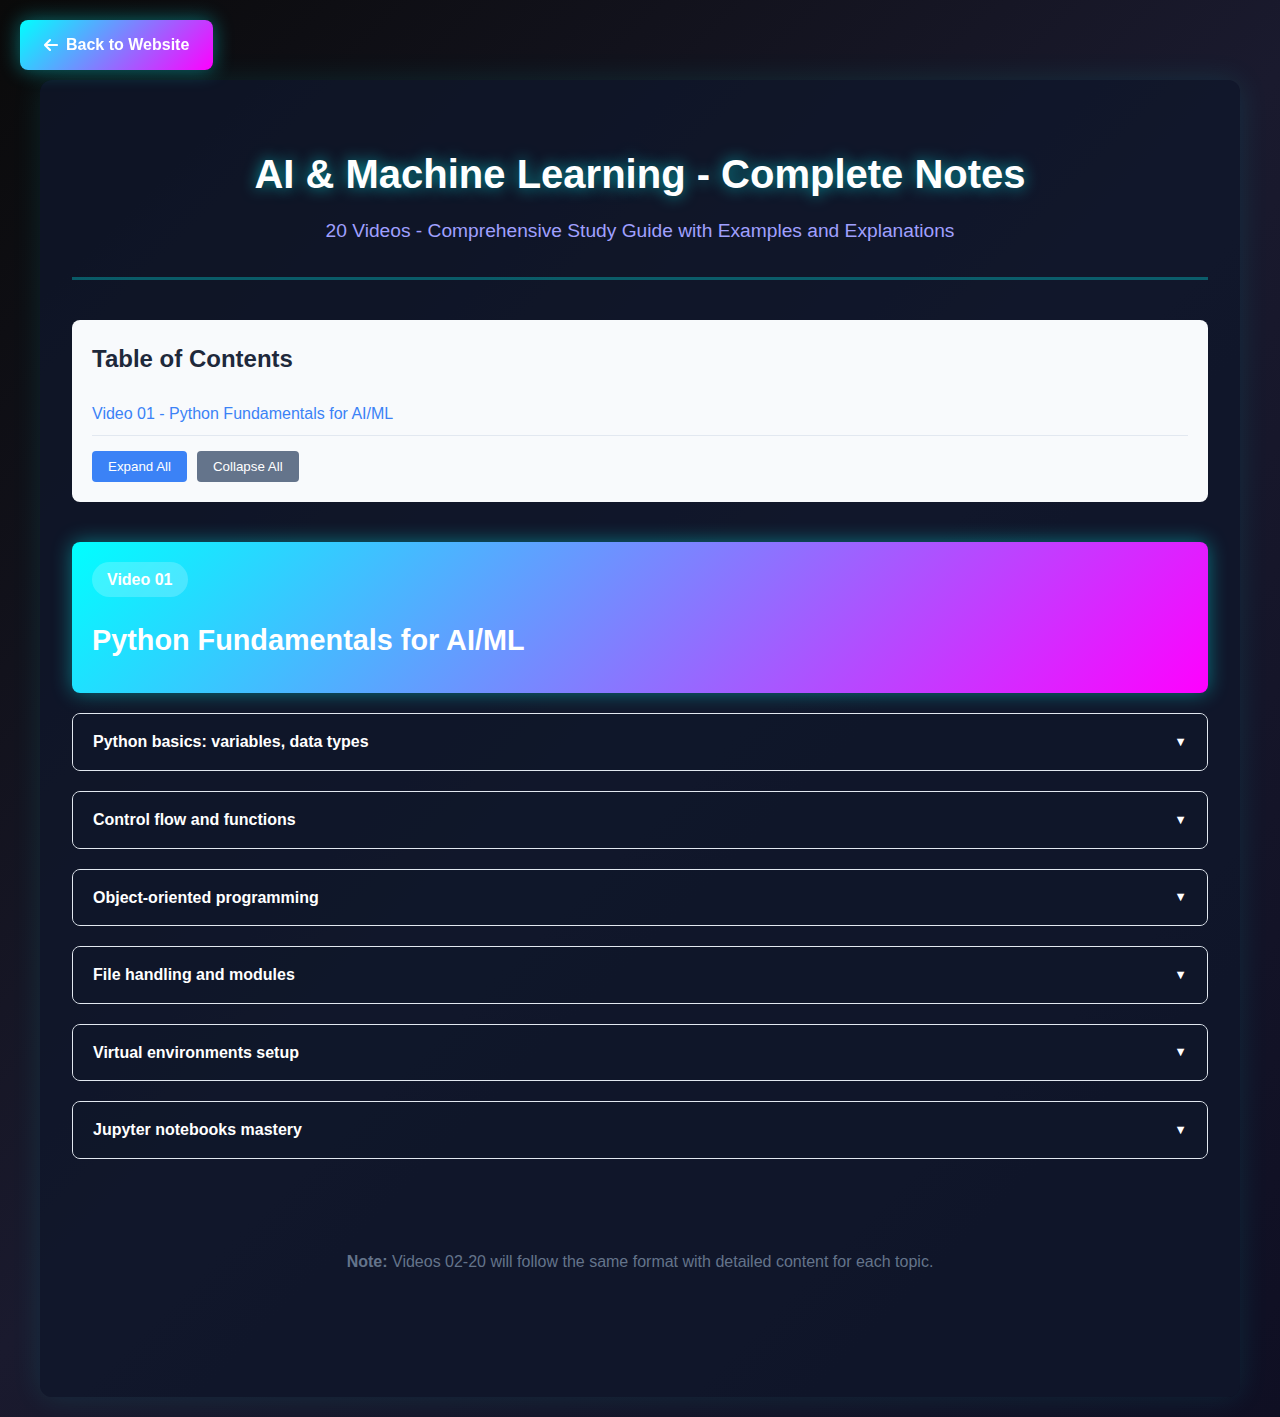
<file: Course_Notes/AI_ML_Notes.html>
<!DOCTYPE html>
<html lang="en">
<head>
    <meta charset="UTF-8">
    <meta name="viewport" content="width=device-width, initial-scale=1.0">
    <title>AI & Machine Learning - Complete Notes</title>
    <link rel="stylesheet" href="notes-styles.css">
    <link rel="stylesheet" href="https://cdnjs.cloudflare.com/ajax/libs/font-awesome/6.4.0/css/all.min.css">
</head>
<body>
    <!-- Back to Website Button -->
    <div class="back-button-container">
        <a href="#" id="back-to-website" class="back-button">
            <i class="fas fa-arrow-left"></i> Back to Website
        </a>
    </div>
    
    <div class="container">
        <header>
            <h1>AI & Machine Learning - Complete Notes</h1>
            <p class="subtitle">20 Videos - Comprehensive Study Guide with Examples and Explanations</p>
        </header>
        
        <div class="toc no-print">
            <h2>Table of Contents</h2>
            <ul id="toc-list">
                <!-- TOC will be generated by JavaScript -->
            </ul>
        </div>
        
        <!-- Video 01: Python Fundamentals for AI/ML -->
        <div class="video-section" id="video-01">
            <div class="video-header">
                <span class="video-number">Video 01</span>
                <h2 class="video-title">Python Fundamentals for AI/ML</h2>
            </div>
            
            <!-- Topic 1: Python basics: variables, data types -->
            <div class="topic-dropdown">
                <div class="topic-header">
                    <span>Python basics: variables, data types</span>
                    <span class="topic-icon">▼</span>
                </div>
                <div class="topic-content">
                    <div class="topic-body">
                        <h3>Variables and Assignment</h3>
                        <p>In Python, variables are created by assignment. Python is dynamically typed, meaning you don't need to declare variable types explicitly.</p>
                        
                        <div class="code-block">
<code># Variable assignment
name = "Code Infinity"
age = 2026
price = 99.99
is_active = True

# Multiple assignment
x, y, z = 1, 2, 3
a = b = c = 0

# Variable naming conventions
# ✅ Good: snake_case for variables
user_name = "John"
total_count = 100

# ❌ Bad: Avoid reserved keywords
# class = "Python"  # Error: 'class' is a keyword

# Type checking
print(type(name))      # &lt;class 'str'&gt;
print(type(age))       # &lt;class 'int'&gt;
print(type(price))     # &lt;class 'float'&gt;
print(type(is_active)) # &lt;class 'bool'&gt;</code>
                        </div>
                        
                        <h3>Data Types</h3>
                        <p>Python has several built-in data types essential for AI/ML work:</p>
                        
                        <table>
                            <tr>
                                <th>Type</th>
                                <th>Description</th>
                                <th>Example</th>
                            </tr>
                            <tr>
                                <td>int</td>
                                <td>Integer numbers</td>
                                <td>42, -10, 0</td>
                            </tr>
                            <tr>
                                <td>float</td>
                                <td>Floating-point numbers</td>
                                <td>3.14, -0.5, 1.0</td>
                            </tr>
                            <tr>
                                <td>str</td>
                                <td>String (text)</td>
                                <td>"Hello", 'World'</td>
                            </tr>
                            <tr>
                                <td>bool</td>
                                <td>Boolean (True/False)</td>
                                <td>True, False</td>
                            </tr>
                            <tr>
                                <td>list</td>
                                <td>Ordered, mutable collection</td>
                                <td>[1, 2, 3], ['a', 'b']</td>
                            </tr>
                            <tr>
                                <td>tuple</td>
                                <td>Ordered, immutable collection</td>
                                <td>(1, 2, 3), ('x', 'y')</td>
                            </tr>
                            <tr>
                                <td>dict</td>
                                <td>Key-value pairs</td>
                                <td>{'name': 'John', 'age': 30}</td>
                            </tr>
                            <tr>
                                <td>set</td>
                                <td>Unordered, unique elements</td>
                                <td>{1, 2, 3}, {'a', 'b'}</td>
                            </tr>
                        </table>
                        
                        <h4>Numeric Types</h4>
                        <div class="code-block">
<code># Integers
x = 10
y = -5
z = 0

# Operations
result = x + y  # 5
result = x * y  # -50
result = x ** 2  # 100 (exponentiation)
result = x // 3  # 3 (floor division)
result = x % 3   # 1 (modulo)

# Floats
pi = 3.14159
e = 2.71828
result = pi + e  # 5.85987

# Type conversion
int_value = int(3.7)      # 3 (truncates)
float_value = float(5)   # 5.0
complex_num = 3 + 4j     # Complex number

# Scientific notation (useful for ML)
large_num = 1e6          # 1000000.0
small_num = 1e-6         # 0.000001</code>
                        </div>
                        
                        <h4>Strings</h4>
                        <div class="code-block">
<code># String creation
single_quotes = 'Hello'
double_quotes = "World"
triple_quotes = """Multi-line
string"""

# String operations
name = "Python"
greeting = "Hello, " + name  # Concatenation
repeated = name * 3          # "PythonPythonPython"

# String methods (important for data preprocessing)
text = "  Machine Learning  "
text.strip()           # "Machine Learning" (remove whitespace)
text.lower()           # "  machine learning  "
text.upper()           # "  MACHINE LEARNING  "
text.replace(" ", "_") # "__Machine_Learning__"

# String formatting (modern approach)
name = "Alice"
age = 30
message = f"Name: {name}, Age: {age}"  # f-string
message = "Name: {}, Age: {}".format(name, age)  # .format()
message = "Name: %s, Age: %d" % (name, age)  # Old style

# String slicing
text = "Machine Learning"
text[0:7]      # "Machine"
text[8:]       # "Learning"
text[-8:]      # "Learning" (negative indexing)
text[::-1]     # "gninraeL enihcaM" (reverse)</code>
                        </div>
                        
                        <h4>Lists (Essential for ML)</h4>
                        <div class="code-block">
<code># List creation
numbers = [1, 2, 3, 4, 5]
mixed = [1, "hello", 3.14, True]
empty = []

# List operations
numbers.append(6)           # [1, 2, 3, 4, 5, 6]
numbers.insert(0, 0)        # [0, 1, 2, 3, 4, 5, 6]
numbers.remove(3)          # [0, 1, 2, 4, 5, 6]
popped = numbers.pop()      # Returns 6, list becomes [0, 1, 2, 4, 5]

# List slicing (similar to NumPy arrays)
data = [10, 20, 30, 40, 50]
data[1:4]      # [20, 30, 40]
data[:3]      # [10, 20, 30]
data[2:]      # [30, 40, 50]
data[::-1]    # [50, 40, 30, 20, 10] (reverse)

# List comprehension (very important for ML)
squares = [x**2 for x in range(10)]  # [0, 1, 4, 9, 16, 25, 36, 49, 64, 81]
evens = [x for x in range(20) if x % 2 == 0]  # [0, 2, 4, 6, 8, 10, 12, 14, 16, 18]

# Nested list comprehension
matrix = [[i*j for j in range(3)] for i in range(3)]
# [[0, 0, 0], [0, 1, 2], [0, 2, 4]]</code>
                        </div>
                        
                        <h4>Dictionaries (Key-Value Pairs)</h4>
                        <div class="code-block">
<code># Dictionary creation
student = {
    "name": "Alice",
    "age": 25,
    "grades": [85, 90, 88]
}

# Accessing values
name = student["name"]           # "Alice"
age = student.get("age", 0)      # 25 (with default)
age = student.get("height", 0)  # 0 (key doesn't exist)

# Modifying dictionaries
student["age"] = 26
student["major"] = "Computer Science"  # Add new key
student.update({"age": 27, "city": "NYC"})  # Update multiple

# Dictionary methods
keys = student.keys()      # dict_keys(['name', 'age', 'grades', 'major', 'city'])
values = student.values()  # dict_values(['Alice', 27, [85, 90, 88], 'CS', 'NYC'])
items = student.items()    # dict_items([('name', 'Alice'), ...])

# Dictionary comprehension
squares_dict = {x: x**2 for x in range(5)}  # {0: 0, 1: 1, 2: 4, 3: 9, 4: 16}

# Useful for ML: Feature dictionaries
features = {
    "temperature": 72.5,
    "humidity": 0.65,
    "pressure": 1013.25
}</code>
                        </div>
                        
                        <div class="example-box">
                            <h4>Example: Data Type Operations for ML</h4>
                            <div class="code-block">
<code># Example: Processing dataset information
dataset_info = {
    "name": "Iris Dataset",
    "samples": 150,
    "features": ["sepal_length", "sepal_width", "petal_length", "petal_width"],
    "target": "species",
    "classes": ["setosa", "versicolor", "virginica"]
}

# Extract information
num_samples = dataset_info["samples"]
feature_names = dataset_info["features"]
num_features = len(feature_names)

# Create feature dictionary
sample_data = {
    feature: 0.0 for feature in feature_names
}
# {'sepal_length': 0.0, 'sepal_width': 0.0, 'petal_length': 0.0, 'petal_width': 0.0}

# Type checking for data validation
def validate_data(data):
    if not isinstance(data, dict):
        raise TypeError("Data must be a dictionary")
    if not all(isinstance(v, (int, float)) for v in data.values()):
        raise ValueError("All values must be numeric")
    return True

validate_data(sample_data)  # True</code>
                            </div>
                        </div>
                    </div>
                </div>
            </div>
            
            <!-- Topic 2: Control flow and functions -->
            <div class="topic-dropdown">
                <div class="topic-header">
                    <span>Control flow and functions</span>
                    <span class="topic-icon">▼</span>
                </div>
                <div class="topic-content">
                    <div class="topic-body">
                        <h3>Control Flow</h3>
                        <p>Control flow statements allow you to control the execution order of your code.</p>
                        
                        <h4>Conditional Statements</h4>
                        <div class="code-block">
<code># If-else statements
score = 85

if score >= 90:
    grade = "A"
elif score >= 80:
    grade = "B"
elif score >= 70:
    grade = "C"
else:
    grade = "F"

# Ternary operator (conditional expression)
status = "Pass" if score >= 70 else "Fail"

# Multiple conditions
age = 25
if 18 <= age <= 65:
    category = "Working age"

# Logical operators
x = 10
y = 20
if x > 5 and y < 30:
    result = "Both conditions true"

if x > 15 or y < 30:
    result = "At least one condition true"

if not x > 15:
    result = "x is not greater than 15"</code>
                        </div>
                        
                        <h4>Loops</h4>
                        <div class="code-block">
<code># For loop
for i in range(5):
    print(i)  # 0, 1, 2, 3, 4

# For loop with list
fruits = ["apple", "banana", "cherry"]
for fruit in fruits:
    print(fruit)

# For loop with index
for index, fruit in enumerate(fruits):
    print(f"{index}: {fruit}")

# While loop
count = 0
while count < 5:
    print(count)
    count += 1

# Loop control
for i in range(10):
    if i == 3:
        continue  # Skip iteration
    if i == 7:
        break     # Exit loop
    print(i)  # 0, 1, 2, 4, 5, 6

# Nested loops (useful for matrices in ML)
matrix = [[1, 2, 3], [4, 5, 6], [7, 8, 9]]
for row in matrix:
    for element in row:
        print(element, end=" ")
    print()  # New line after each row</code>
                        </div>
                        
                        <h4>Functions</h4>
                        <div class="code-block">
<code># Basic function
def greet(name):
    return f"Hello, {name}!"

result = greet("Alice")  # "Hello, Alice!"

# Function with default parameters
def calculate_area(length, width=1):
    return length * width

area1 = calculate_area(5, 3)  # 15
area2 = calculate_area(5)      # 5 (width defaults to 1)

# Function with keyword arguments
def create_user(name, age, email, active=True):
    return {
        "name": name,
        "age": age,
        "email": email,
        "active": active
    }

user = create_user("John", 30, "john@example.com", active=False)
user = create_user(age=30, name="John", email="john@example.com")  # Order doesn't matter

# Function with variable arguments
def sum_numbers(*args):
    return sum(args)

total = sum_numbers(1, 2, 3, 4, 5)  # 15

# Function with keyword arguments
def print_info(**kwargs):
    for key, value in kwargs.items():
        print(f"{key}: {value}")

print_info(name="Alice", age=25, city="NYC")

# Lambda functions (anonymous functions)
square = lambda x: x ** 2
result = square(5)  # 25

# Lambda with map (useful for data transformation)
numbers = [1, 2, 3, 4, 5]
squared = list(map(lambda x: x**2, numbers))  # [1, 4, 9, 16, 25]

# Lambda with filter
evens = list(filter(lambda x: x % 2 == 0, numbers))  # [2, 4]</code>
                        </div>
                        
                        <h4>Functions for ML</h4>
                        <div class="code-block">
<code># Function to normalize data (important for ML)
def normalize(data, min_val=None, max_val=None):
    """Normalize data to range [0, 1]"""
    if min_val is None:
        min_val = min(data)
    if max_val is None:
        max_val = max(data)
    
    range_val = max_val - min_val
    if range_val == 0:
        return [0.0] * len(data)
    
    return [(x - min_val) / range_val for x in data]

# Example usage
scores = [65, 75, 85, 95, 100]
normalized = normalize(scores)  # [0.0, 0.2857, 0.5714, 0.8571, 1.0]

# Function to calculate mean (average)
def mean(data):
    """Calculate the mean of a dataset"""
    if len(data) == 0:
        return 0
    return sum(data) / len(data)

# Function to calculate standard deviation
def std_dev(data):
    """Calculate standard deviation"""
    if len(data) == 0:
        return 0
    mean_val = mean(data)
    variance = sum((x - mean_val) ** 2 for x in data) / len(data)
    return variance ** 0.5

# Example usage
data = [10, 20, 30, 40, 50]
print(f"Mean: {mean(data)}")        # 30.0
print(f"Std Dev: {std_dev(data)}")  # 14.14

# Function with type hints (Python 3.5+)
from typing import List, Tuple

def process_features(features: List[float], labels: List[int]) -> Tuple[List[float], int]:
    """Process features and return normalized features and count"""
    normalized = normalize(features)
    count = len(labels)
    return normalized, count</code>
                        </div>
                        
                        <div class="example-box">
                            <h4>Example: Complete ML Helper Function</h4>
                            <div class="code-block">
<code>def prepare_dataset(raw_data: List[dict]) -> Tuple[List[List[float]], List[int]]:
    """
    Prepare dataset for machine learning
    
    Args:
        raw_data: List of dictionaries with feature data
        
    Returns:
        Tuple of (features, labels) where features is a 2D list
    """
    features = []
    labels = []
    
    for sample in raw_data:
        # Extract features (assuming 'x1', 'x2', 'x3' are feature keys)
        feature_vector = [
            sample.get('x1', 0.0),
            sample.get('x2', 0.0),
            sample.get('x3', 0.0)
        ]
        features.append(feature_vector)
        
        # Extract label
        labels.append(sample.get('label', 0))
    
    return features, labels

# Usage
raw_data = [
    {'x1': 1.0, 'x2': 2.0, 'x3': 3.0, 'label': 0},
    {'x1': 4.0, 'x2': 5.0, 'x3': 6.0, 'label': 1},
    {'x1': 7.0, 'x2': 8.0, 'x3': 9.0, 'label': 0}
]

features, labels = prepare_dataset(raw_data)
# features: [[1.0, 2.0, 3.0], [4.0, 5.0, 6.0], [7.0, 8.0, 9.0]]
# labels: [0, 1, 0]</code>
                            </div>
                        </div>
                    </div>
                </div>
            </div>
            
            <!-- Topic 3: Object-oriented programming -->
            <div class="topic-dropdown">
                <div class="topic-header">
                    <span>Object-oriented programming</span>
                    <span class="topic-icon">▼</span>
                </div>
                <div class="topic-content">
                    <div class="topic-body">
                        <h3>Classes and Objects</h3>
                        <p>Object-oriented programming (OOP) is essential for organizing ML code and creating reusable components.</p>
                        
                        <h4>Basic Class Definition</h4>
                        <div class="code-block">
<code># Simple class
class Person:
    def __init__(self, name, age):
        self.name = name
        self.age = age
    
    def introduce(self):
        return f"My name is {self.name} and I am {self.age} years old."

# Creating objects
person1 = Person("Alice", 25)
person2 = Person("Bob", 30)

print(person1.introduce())  # "My name is Alice and I am 25 years old."
print(person2.name)         # "Bob"

# Class with methods
class Calculator:
    def __init__(self):
        self.result = 0
    
    def add(self, value):
        self.result += value
        return self
    
    def multiply(self, value):
        self.result *= value
        return self
    
    def get_result(self):
        return self.result

calc = Calculator()
result = calc.add(5).multiply(3).get_result()  # 15 (method chaining)</code>
                        </div>
                        
                        <h4>Inheritance</h4>
                        <div class="code-block">
<code># Base class
class Animal:
    def __init__(self, name, species):
        self.name = name
        self.species = species
    
    def make_sound(self):
        return "Some generic sound"
    
    def info(self):
        return f"{self.name} is a {self.species}"

# Derived class
class Dog(Animal):
    def __init__(self, name, breed):
        super().__init__(name, "Dog")  # Call parent constructor
        self.breed = breed
    
    def make_sound(self):  # Override method
        return "Woof!"
    
    def info(self):
        return f"{super().info()}, breed: {self.breed}"

# Usage
dog = Dog("Buddy", "Golden Retriever")
print(dog.make_sound())  # "Woof!"
print(dog.info())        # "Buddy is a Dog, breed: Golden Retriever"</code>
                        </div>
                        
                        <h4>ML Model Class Example</h4>
                        <div class="code-block">
<code># Example: Simple Linear Regression Model
class LinearRegression:
    def __init__(self, learning_rate=0.01, iterations=1000):
        self.learning_rate = learning_rate
        self.iterations = iterations
        self.weights = None
        self.bias = None
        self.cost_history = []
    
    def fit(self, X, y):
        """
        Train the model
        
        Args:
            X: Feature matrix (list of lists)
            y: Target values (list)
        """
        # Initialize parameters
        n_samples, n_features = len(X), len(X[0])
        self.weights = [0.0] * n_features
        self.bias = 0.0
        
        # Training loop
        for i in range(self.iterations):
            # Predictions
            y_pred = self.predict(X)
            
            # Calculate cost (Mean Squared Error)
            cost = sum((y_pred[j] - y[j])**2 for j in range(n_samples)) / n_samples
            self.cost_history.append(cost)
            
            # Calculate gradients
            dw = [0.0] * n_features
            db = 0.0
            
            for j in range(n_samples):
                error = y_pred[j] - y[j]
                for k in range(n_features):
                    dw[k] += X[j][k] * error
                db += error
            
            # Update parameters
            for k in range(n_features):
                self.weights[k] -= self.learning_rate * (dw[k] / n_samples)
            self.bias -= self.learning_rate * (db / n_samples)
    
    def predict(self, X):
        """Make predictions"""
        predictions = []
        for sample in X:
            pred = sum(self.weights[i] * sample[i] for i in range(len(sample)))
            pred += self.bias
            predictions.append(pred)
        return predictions
    
    def get_parameters(self):
        """Get model parameters"""
        return {
            "weights": self.weights,
            "bias": self.bias
        }

# Usage
model = LinearRegression(learning_rate=0.01, iterations=1000)

# Training data
X_train = [[1], [2], [3], [4], [5]]
y_train = [2, 4, 6, 8, 10]

# Train the model
model.fit(X_train, y_train)

# Make predictions
X_test = [[6], [7], [8]]
predictions = model.predict(X_test)  # [12, 14, 16] (approximately)

# Get parameters
params = model.get_parameters()
print(f"Weights: {params['weights']}")
print(f"Bias: {params['bias']}")</code>
                        </div>
                        
                        <h4>Special Methods (Magic Methods)</h4>
                        <div class="code-block">
<code># Special methods for custom behavior
class Vector:
    def __init__(self, x, y):
        self.x = x
        self.y = y
    
    def __str__(self):
        return f"Vector({self.x}, {self.y})"
    
    def __repr__(self):
        return f"Vector({self.x}, {self.y})"
    
    def __add__(self, other):
        return Vector(self.x + other.x, self.y + other.y)
    
    def __mul__(self, scalar):
        return Vector(self.x * scalar, self.y * scalar)
    
    def __len__(self):
        return int((self.x**2 + self.y**2)**0.5)
    
    def __eq__(self, other):
        return self.x == other.x and self.y == other.y

# Usage
v1 = Vector(3, 4)
v2 = Vector(1, 2)

print(v1)           # Vector(3, 4)
print(v1 + v2)      # Vector(4, 6)
print(v1 * 2)       # Vector(6, 8)
print(len(v1))      # 5
print(v1 == v2)     # False</code>
                        </div>
                        
                        <div class="note-tip">
                            <h4>💡 Tip</h4>
                            <p>OOP is crucial for ML because it allows you to encapsulate model logic, make code reusable, and create clean APIs. Most ML libraries (scikit-learn, TensorFlow, PyTorch) use OOP patterns extensively.</p>
                        </div>
                    </div>
                </div>
            </div>
            
            <!-- Topic 4: File handling and modules -->
            <div class="topic-dropdown">
                <div class="topic-header">
                    <span>File handling and modules</span>
                    <span class="topic-icon">▼</span>
                </div>
                <div class="topic-content">
                    <div class="topic-body">
                        <h3>File Operations</h3>
                        <p>Reading and writing files is essential for loading datasets and saving model results.</p>
                        
                        <h4>Reading Files</h4>
                        <div class="code-block">
<code># Reading text files
with open('data.txt', 'r') as file:
    content = file.read()  # Read entire file
    # OR
    lines = file.readlines()  # Read as list of lines

# Reading line by line (memory efficient for large files)
with open('large_dataset.csv', 'r') as file:
    for line in file:
        process_line(line)  # Process each line

# Reading with encoding
with open('data.txt', 'r', encoding='utf-8') as file:
    content = file.read()

# Reading CSV files (basic approach, pandas is better)
with open('data.csv', 'r') as file:
    header = file.readline().strip().split(',')
    data = []
    for line in file:
        values = line.strip().split(',')
        data.append(values)</code>
                        </div>
                        
                        <h4>Writing Files</h4>
                        <div class="code-block">
<code># Writing text files
data = "Hello, World!\nThis is a new line."

with open('output.txt', 'w') as file:
    file.write(data)

# Appending to files
with open('log.txt', 'a') as file:
    file.write("New log entry\n")

# Writing multiple lines
lines = ["Line 1\n", "Line 2\n", "Line 3\n"]
with open('output.txt', 'w') as file:
    file.writelines(lines)

# Writing CSV data
data = [
    ['Name', 'Age', 'City'],
    ['Alice', '25', 'NYC'],
    ['Bob', '30', 'LA']
]

with open('people.csv', 'w') as file:
    for row in data:
        file.write(','.join(row) + '\n')</code>
                        </div>
                        
                        <h4>JSON Files (Common for ML Configs)</h4>
                        <div class="code-block">
<code>import json

# Writing JSON
config = {
    "model_name": "linear_regression",
    "learning_rate": 0.01,
    "epochs": 100,
    "batch_size": 32,
    "features": ["x1", "x2", "x3"]
}

with open('config.json', 'w') as file:
    json.dump(config, file, indent=4)

# Reading JSON
with open('config.json', 'r') as file:
    config = json.load(file)

print(config["learning_rate"])  # 0.01

# JSON string operations
json_string = json.dumps(config)  # Convert to string
config_from_string = json.loads(json_string)  # Parse from string</code>
                        </div>
                        
                        <h4>Modules and Packages</h4>
                        <div class="code-block">
<code># Creating a module (save as ml_utils.py)
# ml_utils.py
def normalize(data):
    """Normalize data to [0, 1]"""
    min_val = min(data)
    max_val = max(data)
    range_val = max_val - min_val
    if range_val == 0:
        return [0.0] * len(data)
    return [(x - min_val) / range_val for x in data]

def mean(data):
    """Calculate mean"""
    return sum(data) / len(data) if data else 0

class DataProcessor:
    def __init__(self):
        self.scaler = None
    
    def fit(self, data):
        self.min = min(data)
        self.max = max(data)
    
    def transform(self, data):
        range_val = self.max - self.min
        if range_val == 0:
            return [0.0] * len(data)
        return [(x - self.min) / range_val for x in data]

# Using the module
# main.py
import ml_utils
from ml_utils import normalize, mean
from ml_utils import DataProcessor

# Using functions
data = [10, 20, 30, 40, 50]
normalized = normalize(data)
avg = mean(data)

# Using class
processor = DataProcessor()
processor.fit(data)
transformed = processor.transform(data)

# Import with alias
import ml_utils as ml
result = ml.normalize(data)

# Import specific items
from ml_utils import normalize as norm
result = norm(data)</code>
                        </div>
                        
                        <h4>Standard Library Modules for ML</h4>
                        <div class="code-block">
<code># math - Mathematical operations
import math
result = math.sqrt(16)        # 4.0
result = math.exp(2)           # 7.389...
result = math.log(10)         # 2.302...

# random - Random number generation
import random
random.seed(42)  # For reproducibility
random_number = random.random()  # 0.0 to 1.0
random_int = random.randint(1, 10)  # 1 to 10
random_choice = random.choice([1, 2, 3, 4, 5])

# collections - Useful data structures
from collections import Counter, defaultdict

# Counter for counting occurrences
data = [1, 2, 2, 3, 3, 3, 4, 4, 4, 4]
counts = Counter(data)  # Counter({4: 4, 3: 3, 2: 2, 1: 1})

# defaultdict for default values
dd = defaultdict(int)
dd['a'] += 1  # No KeyError, defaults to 0

# os - Operating system interface
import os
current_dir = os.getcwd()
files = os.listdir('.')
os.makedirs('data', exist_ok=True)  # Create directory

# pathlib - Modern path handling
from pathlib import Path
data_path = Path('data') / 'dataset.csv'
if data_path.exists():
    print(f"File exists: {data_path}")</code>
                        </div>
                        
                        <div class="example-box">
                            <h4>Example: Complete File Handling for ML</h4>
                            <div class="code-block">
<code>import json
from pathlib import Path

class MLConfig:
    """Manage ML configuration files"""
    
    def __init__(self, config_path='config.json'):
        self.config_path = Path(config_path)
        self.config = {}
    
    def load(self):
        """Load configuration from file"""
        if self.config_path.exists():
            with open(self.config_path, 'r') as f:
                self.config = json.load(f)
        return self.config
    
    def save(self, config=None):
        """Save configuration to file"""
        if config:
            self.config = config
        
        with open(self.config_path, 'w') as f:
            json.dump(self.config, f, indent=4)
    
    def get(self, key, default=None):
        """Get configuration value"""
        return self.config.get(key, default)

# Usage
config = MLConfig('model_config.json')

# Save configuration
config.save({
    "model": "neural_network",
    "layers": [128, 64, 32],
    "learning_rate": 0.001,
    "epochs": 100
})

# Load configuration
loaded_config = config.load()
learning_rate = config.get('learning_rate', 0.01)</code>
                            </div>
                        </div>
                    </div>
                </div>
            </div>
            
            <!-- Topic 5: Virtual environments setup -->
            <div class="topic-dropdown">
                <div class="topic-header">
                    <span>Virtual environments setup</span>
                    <span class="topic-icon">▼</span>
                </div>
                <div class="topic-content">
                    <div class="topic-body">
                        <h3>Virtual Environments</h3>
                        <p>Virtual environments isolate Python packages for different projects, preventing dependency conflicts.</p>
                        
                        <h4>Creating Virtual Environments</h4>
                        <div class="code-block">
<code># Using venv (Python 3.3+)
# Create virtual environment
python -m venv myenv

# On Windows
myenv\Scripts\activate

# On macOS/Linux
source myenv/bin/activate

# Deactivate
deactivate

# Using virtualenv (if venv not available)
pip install virtualenv
virtualenv myenv
source myenv/bin/activate  # macOS/Linux
myenv\Scripts\activate     # Windows

# Using conda (popular for ML)
conda create -n myenv python=3.9
conda activate myenv
conda deactivate</code>
                        </div>
                        
                        <h4>Managing Packages</h4>
                        <div class="code-block">
<code># Install packages
pip install numpy pandas matplotlib

# Install specific version
pip install numpy==1.21.0

# Install from requirements file
pip install -r requirements.txt

# Create requirements file
pip freeze > requirements.txt

# Example requirements.txt for ML project
# requirements.txt
numpy==1.21.0
pandas==1.3.0
matplotlib==3.4.2
scikit-learn==0.24.2
jupyter==1.0.0

# Upgrade packages
pip install --upgrade numpy

# Uninstall packages
pip uninstall numpy

# List installed packages
pip list

# Show package information
pip show numpy</code>
                        </div>
                        
                        <h4>Best Practices</h4>
                        <div class="code-block">
<code># 1. Always use virtual environments
# 2. Create requirements.txt for reproducibility
# 3. Pin package versions
# 4. Use separate environments for different projects

# Project structure
my_ml_project/
    venv/              # Virtual environment (gitignore this)
    data/              # Dataset files
    models/            # Saved models
    notebooks/         # Jupyter notebooks
    src/               # Source code
        __init__.py
        utils.py
        models.py
    tests/             # Test files
    requirements.txt   # Dependencies
    README.md
    .gitignore

# .gitignore example
venv/
env/
*.pyc
__pycache__/
*.pkl
*.h5
.DS_Store
.ipynb_checkpoints/</code>
                        </div>
                        
                        <div class="note-tip">
                            <h4>💡 Tip</h4>
                            <p>Always activate your virtual environment before working on a project. This ensures you're using the correct package versions and prevents conflicts between projects.</p>
                        </div>
                    </div>
                </div>
            </div>
            
            <!-- Topic 6: Jupyter notebooks mastery -->
            <div class="topic-dropdown">
                <div class="topic-header">
                    <span>Jupyter notebooks mastery</span>
                    <span class="topic-icon">▼</span>
                </div>
                <div class="topic-content">
                    <div class="topic-body">
                        <h3>Jupyter Notebooks</h3>
                        <p>Jupyter Notebooks are essential for ML development, allowing interactive coding, visualization, and documentation.</p>
                        
                        <h4>Installation and Setup</h4>
                        <div class="code-block">
<code># Install Jupyter
pip install jupyter

# Install JupyterLab (modern interface)
pip install jupyterlab

# Start Jupyter Notebook
jupyter notebook

# Start JupyterLab
jupyter lab

# Install extensions
pip install jupyter_contrib_nbextensions
jupyter contrib nbextension install --user

# Install specific kernels
pip install ipykernel
python -m ipykernel install --user --name=myenv</code>
                        </div>
                        
                        <h4>Notebook Cells</h4>
                        <div class="code-block">
<code># Code cells - Execute Python code
import numpy as np
import pandas as pd
import matplotlib.pyplot as plt

# Markdown cells - Documentation
# # Heading 1
# ## Heading 2
# **Bold text**
# *Italic text*
# - Bullet point
# 1. Numbered list
# `code` inline code
# ```python
# code block
# ```

# Raw cells - Unformatted text

# Cell execution
# Shift + Enter: Execute and move to next cell
# Ctrl + Enter: Execute and stay in current cell
# Alt + Enter: Execute and insert new cell below</code>
                        </div>
                        
                        <h4>Magic Commands</h4>
                        <div class="code-block">
<code># Line magic commands (single %)
%timeit sum(range(100))  # Time execution
%matplotlib inline        # Show plots inline
%load_ext autoreload      # Auto-reload modules
%autoreload 2

# Cell magic commands (double %%)
%%time
# Code to time
result = sum(range(1000000))

%%writefile script.py
# Write cell content to file
print("Hello, World!")

%%bash
# Execute bash commands
ls -la
pwd

# Useful magic commands for ML
%matplotlib inline         # Inline plots
%config InlineBackend.figure_format = 'retina'  # High-res plots
%load_ext autoreload
%autoreload 2              # Auto-reload imported modules
%timeit                    # Quick timing
%%time                     # Cell timing
%debug                     # Debug mode
%pdb on                    # Automatic debugger</code>
                        </div>
                        
                        <h4>Notebook Best Practices</h4>
                        <div class="code-block">
<code># 1. Clear structure
# - Introduction and imports at top
# - Data loading
# - Data exploration
# - Data preprocessing
# - Model training
# - Model evaluation
# - Results and conclusions

# 2. Use markdown for documentation
# Explain what each section does
# Document assumptions
# Include references

# 3. Keep cells focused
# One logical operation per cell
# Don't make cells too long

# 4. Use clear variable names
# data instead of d
# model instead of m
# predictions instead of preds

# 5. Save intermediate results
import pickle

# Save model
with open('model.pkl', 'wb') as f:
    pickle.dump(model, f)

# Load model
with open('model.pkl', 'rb') as f:
    model = pickle.load(f)

# 6. Display results clearly
from IPython.display import display, HTML

# Display DataFrames nicely
display(df.head())
display(df.describe())

# HTML output
display(HTML('<h2>Results</h2>'))

# 7. Handle errors gracefully
try:
    result = risky_operation()
except Exception as e:
    print(f"Error: {e}")
    # Continue execution</code>
                        </div>
                        
                        <h4>Example ML Notebook Structure</h4>
                        <div class="code-block">
<code># Cell 1: Title and Introduction (Markdown)
# # Machine Learning Project
# This notebook demonstrates a complete ML workflow.

# Cell 2: Imports
import numpy as np
import pandas as pd
import matplotlib.pyplot as plt
import seaborn as sns
from sklearn.model_selection import train_test_split
from sklearn.linear_model import LinearRegression
from sklearn.metrics import mean_squared_error

# Cell 3: Configuration
%matplotlib inline
sns.set_style('whitegrid')
plt.rcParams['figure.figsize'] = (10, 6)

# Cell 4: Load Data (Markdown)
# ## 1. Load and Explore Data

# Cell 5: Load dataset
df = pd.read_csv('data.csv')
print(f"Dataset shape: {df.shape}")
display(df.head())

# Cell 6: Data Exploration
print(df.info())
print(df.describe())
df.hist(bins=50, figsize=(12, 8))
plt.tight_layout()
plt.show()

# Cell 7: Preprocessing (Markdown)
# ## 2. Data Preprocessing

# Cell 8: Preprocessing code
X = df.drop('target', axis=1)
y = df['target']
X_train, X_test, y_train, y_test = train_test_split(
    X, y, test_size=0.2, random_state=42
)

# Cell 9: Model Training (Markdown)
# ## 3. Model Training

# Cell 10: Train model
model = LinearRegression()
model.fit(X_train, y_train)

# Cell 11: Evaluation (Markdown)
# ## 4. Model Evaluation

# Cell 12: Evaluate
predictions = model.predict(X_test)
mse = mean_squared_error(y_test, predictions)
print(f"Mean Squared Error: {mse:.4f}")

# Cell 13: Visualization
plt.scatter(y_test, predictions)
plt.xlabel('Actual')
plt.ylabel('Predicted')
plt.title('Predictions vs Actual')
plt.show()</code>
                        </div>
                        
                        <div class="note-tip">
                            <h4>💡 Tip</h4>
                            <p>Use Jupyter Notebooks for exploration and experimentation, but move production code to Python modules (.py files) for better version control and testing.</p>
                        </div>
                    </div>
                </div>
            </div>
        </div>
        
        <!-- Additional videos will follow the same structure -->
        <div class="video-section" style="text-align: center; padding: 40px; color: #64748b;">
            <p><strong>Note:</strong> Videos 02-20 will follow the same format with detailed content for each topic.</p>
        </div>
    </div>
    
    <script src="notes-theme.js"></script>
    <script src="notes-script.js"></script>
</body>
</html>
</file>
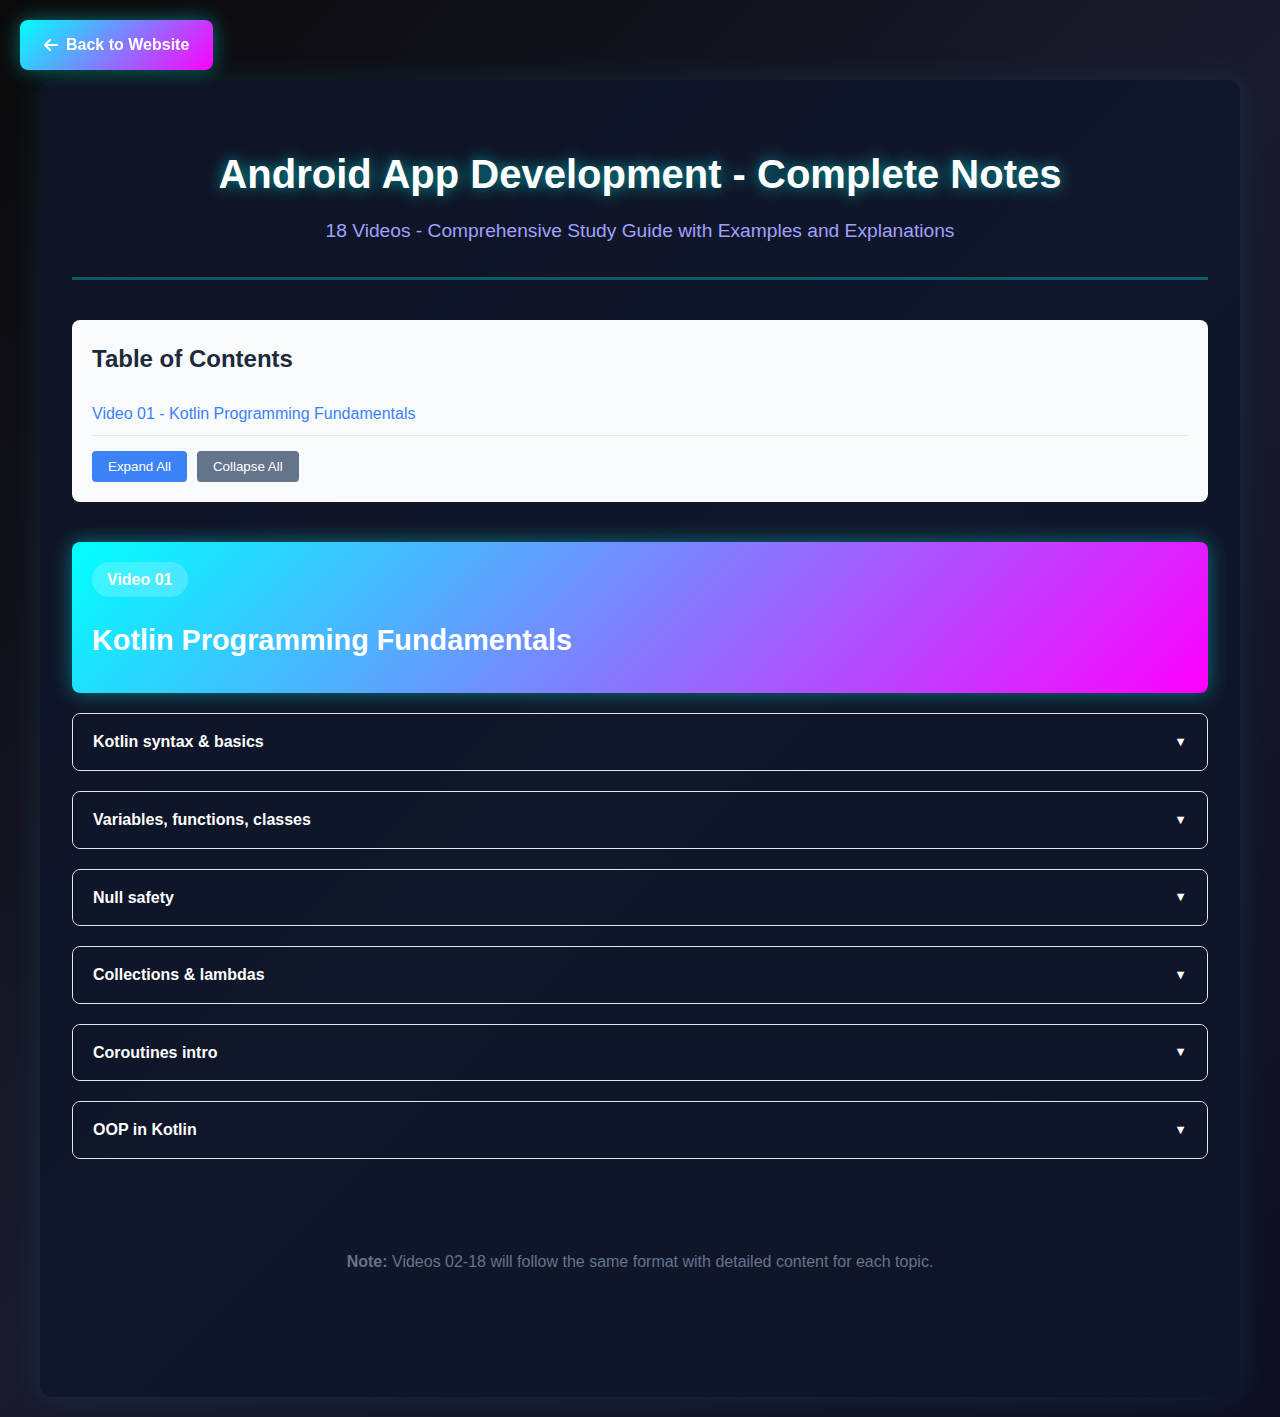
<file: Course_Notes/Android_Dev_Notes.html>
<!DOCTYPE html>
<html lang="en">
<head>
    <meta charset="UTF-8">
    <meta name="viewport" content="width=device-width, initial-scale=1.0">
    <title>Android App Development - Complete Notes</title>
    <link rel="stylesheet" href="notes-styles.css">
    <link rel="stylesheet" href="https://cdnjs.cloudflare.com/ajax/libs/font-awesome/6.4.0/css/all.min.css">
</head>
<body>
    <!-- Back to Website Button -->
    <div class="back-button-container">
        <a href="#" id="back-to-website" class="back-button">
            <i class="fas fa-arrow-left"></i> Back to Website
        </a>
    </div>
    
    <div class="container">
        <header>
            <h1>Android App Development - Complete Notes</h1>
            <p class="subtitle">18 Videos - Comprehensive Study Guide with Examples and Explanations</p>
        </header>
        
        <div class="toc no-print">
            <h2>Table of Contents</h2>
            <ul id="toc-list">
                <!-- TOC will be generated by JavaScript -->
            </ul>
        </div>
        
        <!-- Video 01: Kotlin Programming Fundamentals -->
        <div class="video-section" id="video-01">
            <div class="video-header">
                <span class="video-number">Video 01</span>
                <h2 class="video-title">Kotlin Programming Fundamentals</h2>
            </div>
            
            <!-- Topic 1: Kotlin syntax & basics -->
            <div class="topic-dropdown">
                <div class="topic-header">
                    <span>Kotlin syntax & basics</span>
                    <span class="topic-icon">▼</span>
                </div>
                <div class="topic-content">
                    <div class="topic-body">
                        <h3>Introduction to Kotlin</h3>
                        <p>Kotlin is a modern, statically-typed programming language developed by JetBrains. It's the official language for Android development and is designed to be concise, safe, and interoperable with Java.</p>
                        
                        <h4>Basic Syntax</h4>
                        <div class="code-block">
<code>// Hello World in Kotlin
fun main() {
    println("Hello, World!")
}

// Functions
fun greet(name: String): String {
    return "Hello, $name!"
}

// Single-expression function
fun add(a: Int, b: Int) = a + b

// Variables
val immutable = "Cannot be changed"  // Read-only (like final in Java)
var mutable = "Can be changed"        // Mutable

// Type inference
val name = "Kotlin"  // Type inferred as String
val age = 25         // Type inferred as Int
val price = 99.99    // Type inferred as Double

// Explicit types
val explicit: String = "Explicit type"
val number: Int = 42

// Comments
// Single-line comment
/* Multi-line
   comment */
/** Documentation comment */</code>
                        </div>
                        
                        <h4>Data Types</h4>
                        <table>
                            <tr>
                                <th>Type</th>
                                <th>Description</th>
                                <th>Example</th>
                            </tr>
                            <tr>
                                <td>Byte</td>
                                <td>8-bit signed integer</td>
                                <td>127</td>
                            </tr>
                            <tr>
                                <td>Short</td>
                                <td>16-bit signed integer</td>
                                <td>32767</td>
                            </tr>
                            <tr>
                                <td>Int</td>
                                <td>32-bit signed integer</td>
                                <td>2147483647</td>
                            </tr>
                            <tr>
                                <td>Long</td>
                                <td>64-bit signed integer</td>
                                <td>9223372036854775807L</td>
                            </tr>
                            <tr>
                                <td>Float</td>
                                <td>32-bit floating point</td>
                                <td>3.14f</td>
                            </tr>
                            <tr>
                                <td>Double</td>
                                <td>64-bit floating point</td>
                                <td>3.14159</td>
                            </tr>
                            <tr>
                                <td>Char</td>
                                <td>Single character</td>
                                <td>'A'</td>
                            </tr>
                            <tr>
                                <td>Boolean</td>
                                <td>True or false</td>
                                <td>true, false</td>
                            </tr>
                            <tr>
                                <td>String</td>
                                <td>Sequence of characters</td>
                                <td>"Hello"</td>
                            </tr>
                        </table>
                        
                        <h4>String Templates</h4>
                        <div class="code-block">
<code>// String interpolation
val name = "Alice"
val age = 30

// Simple interpolation
val message = "Name: $name, Age: $age"

// Expression interpolation
val greeting = "Hello, ${name.toUpperCase()}!"

// Multi-line strings
val multiline = """
    This is a
    multi-line
    string
""".trimIndent()

// String operations
val text = "Kotlin"
text.length           // 6
text.uppercase()      // "KOTLIN"
text.lowercase()      // "kotlin"
text.substring(0, 3)  // "Kot"
text.contains("lin")  // true</code>
                        </div>
                        
                        <h4>Control Flow</h4>
                        <div class="code-block">
<code>// If-else as expression
val max = if (a > b) a else b

// When expression (like switch)
val result = when (x) {
    1 -> "One"
    2 -> "Two"
    3, 4 -> "Three or Four"
    in 5..10 -> "Between 5 and 10"
    else -> "Other"
}

// When without argument
when {
    x > 0 -> "Positive"
    x < 0 -> "Negative"
    else -> "Zero"
}

// For loops
for (i in 1..5) {
    println(i)  // 1, 2, 3, 4, 5
}

for (i in 1 until 5) {
    println(i)  // 1, 2, 3, 4
}

for (i in 5 downTo 1) {
    println(i)  // 5, 4, 3, 2, 1
}

for (i in 1..10 step 2) {
    println(i)  // 1, 3, 5, 7, 9
}

// While loops
var i = 0
while (i < 5) {
    println(i)
    i++
}

// Do-while
do {
    println(i)
    i--
} while (i > 0)</code>
                        </div>
                        
                        <div class="example-box">
                            <h4>Example: Basic Kotlin Program</h4>
                            <div class="code-block">
<code>fun main() {
    // Variables
    val appName = "MyApp"
    var version = 1.0
    
    // Function call
    displayInfo(appName, version)
    
    // Control flow
    val status = when (version) {
        in 0.0..1.0 -> "Beta"
        in 1.0..2.0 -> "Stable"
        else -> "Unknown"
    }
    
    println("Status: $status")
}

fun displayInfo(name: String, version: Double) {
    println("App: $name")
    println("Version: $version")
}</code>
                            </div>
                        </div>
                    </div>
                </div>
            </div>
            
            <!-- Topic 2: Variables, functions, classes -->
            <div class="topic-dropdown">
                <div class="topic-header">
                    <span>Variables, functions, classes</span>
                    <span class="topic-icon">▼</span>
                </div>
                <div class="topic-content">
                    <div class="topic-body">
                        <h3>Variables</h3>
                        <p>Kotlin has two types of variable declarations: <code>val</code> (immutable) and <code>var</code> (mutable).</p>
                        
                        <h4>Variable Declarations</h4>
                        <div class="code-block">
<code>// val - Immutable (read-only)
val name = "Kotlin"
val pi = 3.14159
// name = "Java"  // Error: val cannot be reassigned

// var - Mutable
var count = 0
count = 10  // OK

// Late initialization
lateinit var user: User
// Initialize later
user = User("Alice")

// Lazy initialization
val expensive: String by lazy {
    // Computed only when first accessed
    "Expensive computation result"
}

// Property initialization
class Person {
    val name: String = "Default"
    var age: Int = 0
        get() = field
        set(value) {
            if (value > 0) {
                field = value
            }
        }
}</code>
                        </div>
                        
                        <h4>Functions</h4>
                        <div class="code-block">
<code>// Function declaration
fun functionName(param1: Type1, param2: Type2): ReturnType {
    // Function body
    return result
}

// Single-expression function
fun multiply(a: Int, b: Int): Int = a * b

// Default parameters
fun greet(name: String, greeting: String = "Hello") {
    println("$greeting, $name!")
}

greet("Alice")                    // "Hello, Alice!"
greet("Bob", "Hi")                // "Hi, Bob!"

// Named parameters
fun createUser(name: String, age: Int, email: String) {
    // ...
}

createUser(
    name = "Alice",
    age = 30,
    email = "alice@example.com"
)

// Variable number of arguments
fun sum(vararg numbers: Int): Int {
    return numbers.sum()
}

sum(1, 2, 3, 4, 5)  // 15

// Extension functions
fun String.removeSpaces(): String {
    return this.replace(" ", "")
}

val text = "Hello World"
text.removeSpaces()  // "HelloWorld"

// Infix functions
infix fun Int.times(str: String) = str.repeat(this)
3 times "Hello"  // "HelloHelloHello"</code>
                        </div>
                        
                        <h4>Classes</h4>
                        <div class="code-block">
<code>// Basic class
class Person {
    var name: String = ""
    var age: Int = 0
}

// Primary constructor
class Person(val name: String, var age: Int) {
    init {
        println("Person created: $name")
    }
}

// Secondary constructor
class Person(val name: String) {
    var age: Int = 0
    
    constructor(name: String, age: Int) : this(name) {
        this.age = age
    }
}

// Data class (automatically generates equals, hashCode, toString, copy)
data class User(
    val id: Int,
    val name: String,
    val email: String
)

val user1 = User(1, "Alice", "alice@example.com")
val user2 = user1.copy(name = "Bob")  // Copy with modification

// Sealed class (restricted class hierarchies)
sealed class Result<out T> {
    data class Success<T>(val data: T) : Result<T>()
    data class Error(val message: String) : Result<Nothing>()
}

// Enum class
enum class Status {
    PENDING,
    IN_PROGRESS,
    COMPLETED,
    CANCELLED
}

enum class Color(val rgb: Int) {
    RED(0xFF0000),
    GREEN(0x00FF00),
    BLUE(0x0000FF)
}</code>
                        </div>
                        
                        <h4>Properties and Getters/Setters</h4>
                        <div class="code-block">
<code>class Rectangle(val width: Int, val height: Int) {
    // Computed property
    val area: Int
        get() = width * height
    
    // Custom getter and setter
    var description: String = ""
        get() = "Rectangle: ${width}x${height}"
        set(value) {
            field = value.uppercase()
        }
    
    // Backing field
    private var _count: Int = 0
    var count: Int
        get() = _count
        set(value) {
            if (value >= 0) {
                _count = value
            }
        }
}

// Usage
val rect = Rectangle(10, 5)
println(rect.area)  // 50
rect.description = "large rectangle"
println(rect.description)  // "Rectangle: 10x5"</code>
                        </div>
                        
                        <div class="example-box">
                            <h4>Example: Complete Class with Functions</h4>
                            <div class="code-block">
<code>// Android-related example: User model
data class User(
    val id: Long,
    val name: String,
    val email: String,
    var isActive: Boolean = true
) {
    // Extension function
    fun getDisplayName(): String {
        return if (name.isNotEmpty()) name else email
    }
    
    // Companion object (like static in Java)
    companion object {
        const val DEFAULT_NAME = "Guest"
        
        fun createGuest(): User {
            return User(
                id = 0,
                name = DEFAULT_NAME,
                email = "guest@example.com",
                isActive = false
            )
        }
    }
}

// Usage
val user = User(1, "Alice", "alice@example.com")
println(user.getDisplayName())  // "Alice"

val guest = User.createGuest()
println(guest.name)  // "Guest"</code>
                            </div>
                        </div>
                    </div>
                </div>
            </div>
            
            <!-- Topic 3: Null safety -->
            <div class="topic-dropdown">
                <div class="topic-header">
                    <span>Null safety</span>
                    <span class="topic-icon">▼</span>
                </div>
                <div class="topic-content">
                    <div class="topic-body">
                        <h3>Null Safety in Kotlin</h3>
                        <p>Kotlin's type system is designed to eliminate null pointer exceptions. By default, types are non-nullable, and you must explicitly mark types as nullable.</p>
                        
                        <h4>Nullable Types</h4>
                        <div class="code-block">
<code>// Non-nullable (default)
var name: String = "Kotlin"
// name = null  // Error: Null can not be a value of a non-null type

// Nullable type (use ?)
var nullableName: String? = "Kotlin"
nullableName = null  // OK

// Safe call operator
val length = nullableName?.length  // Returns Int? (nullable)
// If nullableName is null, returns null instead of throwing exception

// Elvis operator (default value)
val lengthOrZero = nullableName?.length ?: 0
// If nullableName is null, use 0

// Not-null assertion (use with caution!)
val length = nullableName!!.length
// Throws NullPointerException if nullableName is null

// Safe call with let
nullableName?.let {
    println("Name is not null: $it")
    // 'it' refers to nullableName
}

// Multiple safe calls
val city = user?.address?.city  // Returns String?</code>
                        </div>
                        
                        <h4>Null Safety Patterns</h4>
                        <div class="code-block">
<code>// Pattern 1: Safe call with default
fun getLength(text: String?): Int {
    return text?.length ?: 0
}

// Pattern 2: Early return
fun processUser(user: User?) {
    if (user == null) return
    // user is now non-null (smart cast)
    println(user.name)
}

// Pattern 3: Safe call chain
fun getCityName(user: User?): String? {
    return user?.address?.city?.name
}

// Pattern 4: let for null checks
fun sendEmail(user: User?) {
    user?.let {
        // Execute only if user is not null
        emailService.send(it.email)
    }
}

// Pattern 5: run for null checks
fun initialize(user: User?) {
    user?.run {
        // 'this' refers to user
        name = "Updated"
        email = "new@example.com"
    }
}

// Pattern 6: also for side effects
fun logUser(user: User?) {
    user?.also {
        println("Processing user: ${it.name}")
    }?.let {
        process(it)
    }
}</code>
                        </div>
                        
                        <h4>Smart Casts</h4>
                        <div class="code-block">
<code>// Smart cast after null check
fun processString(text: String?) {
    if (text != null) {
        // text is automatically cast to non-null String
        println(text.length)  // No need for ?. or !!
    }
}

// Smart cast with when
fun describe(obj: Any?): String {
    return when (obj) {
        null -> "null"
        is String -> "String of length ${obj.length}"  // Smart cast
        is Int -> "Integer: $obj"  // Smart cast
        else -> "Unknown type"
    }
}

// Type checks
fun checkType(obj: Any?) {
    if (obj is String) {
        // obj is automatically cast to String
        println(obj.uppercase())
    }
    
    if (obj !is String) {
        // obj is NOT a String
        return
    }
    // obj is String here (smart cast)
    println(obj.length)
}</code>
                        </div>
                        
                        <h4>Android-Specific Null Safety</h4>
                        <div class="code-block">
<code>// Handling nullable from Android APIs
class MainActivity : AppCompatActivity() {
    private var textView: TextView? = null
    
    override fun onCreate(savedInstanceState: Bundle?) {
        super.onCreate(savedInstanceState)
        setContentView(R.layout.activity_main)
        
        // findViewById can return null in some cases
        textView = findViewById(R.id.textView)
        
        // Safe call
        textView?.text = "Hello"
        
        // Or use view binding (recommended)
        // binding.textView.text = "Hello"
    }
    
    // Nullable Bundle
    fun processIntent(intent: Intent?) {
        val data = intent?.getStringExtra("key")
        val result = data ?: "default"
    }
    
    // Nullable Context
    fun getStringResource(context: Context?): String? {
        return context?.getString(R.string.app_name)
    }
}

// Safe handling of nullable collections
fun processList(items: List<String>?) {
    items?.forEach { item ->
        println(item)
    }
    
    // Or with default empty list
    (items ?: emptyList()).forEach { item ->
        println(item)
    }
}</code>
                        </div>
                        
                        <div class="note-tip">
                            <h4>💡 Tip</h4>
                            <p>Always prefer nullable types when a value can be null. Use safe call operator (?.) instead of not-null assertion (!!). The Elvis operator (?:) is great for providing default values. Use smart casts to avoid unnecessary null checks. In Android, use View Binding or Data Binding to avoid nullable views.</p>
                        </div>
                    </div>
                </div>
            </div>
            
            <!-- Topic 4: Collections & lambdas -->
            <div class="topic-dropdown">
                <div class="topic-header">
                    <span>Collections & lambdas</span>
                    <span class="topic-icon">▼</span>
                </div>
                <div class="topic-content">
                    <div class="topic-body">
                        <h3>Collections</h3>
                        <p>Kotlin provides rich collection APIs with both mutable and immutable collections.</p>
                        
                        <h4>Collection Types</h4>
                        <div class="code-block">
<code>// Lists
val immutableList = listOf(1, 2, 3, 4, 5)  // Read-only
val mutableList = mutableListOf(1, 2, 3)  // Mutable
mutableList.add(4)

// Sets (unique elements)
val immutableSet = setOf(1, 2, 3, 3)  // [1, 2, 3]
val mutableSet = mutableSetOf(1, 2, 3)

// Maps (key-value pairs)
val immutableMap = mapOf(
    "name" to "Alice",
    "age" to 30
)
val mutableMap = mutableMapOf<String, Int>()
mutableMap["key"] = 42

// Arrays
val array = arrayOf(1, 2, 3, 4, 5)
val intArray = intArrayOf(1, 2, 3)  // Primitive array</code>
                        </div>
                        
                        <h4>Collection Operations</h4>
                        <div class="code-block">
<code>val numbers = listOf(1, 2, 3, 4, 5)

// Transformations
numbers.map { it * 2 }              // [2, 4, 6, 8, 10]
numbers.mapIndexed { index, value -> index * value }

// Filtering
numbers.filter { it > 3 }           // [4, 5]
numbers.filterNot { it > 3 }        // [1, 2, 3]
numbers.filterIndexed { index, _ -> index % 2 == 0 }

// Searching
numbers.find { it > 3 }             // 4 (first element)
numbers.firstOrNull { it > 10 }    // null
numbers.any { it > 3 }              // true
numbers.all { it > 0 }             // true
numbers.none { it < 0 }            // true

// Aggregation
numbers.sum()                       // 15
numbers.average()                   // 3.0
numbers.maxOrNull()                // 5
numbers.minOrNull()                // 1
numbers.count { it > 3 }           // 2

// Sorting
numbers.sorted()                    // [1, 2, 3, 4, 5]
numbers.sortedDescending()         // [5, 4, 3, 2, 1]
numbers.sortedBy { -it }           // Custom sort

// Grouping
val grouped = numbers.groupBy { it % 2 }
// {0=[2, 4], 1=[1, 3, 5]}

// Partitioning
val (evens, odds) = numbers.partition { it % 2 == 0 }
// evens = [2, 4], odds = [1, 3, 5]

// Flattening
val nested = listOf(listOf(1, 2), listOf(3, 4))
nested.flatten()                    // [1, 2, 3, 4]
nested.flatMap { it.map { n -> n * 2 } }  // [2, 4, 6, 8]</code>
                        </div>
                        
                        <h4>Lambdas and Higher-Order Functions</h4>
                        <div class="code-block">
<code>// Lambda syntax
val sum = { a: Int, b: Int -> a + b }
sum(3, 4)  // 7

// Lambda with single parameter (it)
val double = { x: Int -> x * 2 }
listOf(1, 2, 3).map { it * 2 }  // [2, 4, 6]

// Higher-order function
fun operation(x: Int, y: Int, op: (Int, Int) -> Int): Int {
    return op(x, y)
}

operation(5, 3, { a, b -> a + b })      // 8
operation(5, 3) { a, b -> a * b }       // 15 (trailing lambda)

// Function types
val add: (Int, Int) -> Int = { a, b -> a + b }
val printMessage: (String) -> Unit = { println(it) }

// Lambda with receiver (DSL-style)
val stringBuilder = StringBuilder().apply {
    append("Hello")
    append(" ")
    append("World")
}

// Common higher-order functions
val numbers = listOf(1, 2, 3, 4, 5)

numbers.forEach { println(it) }
numbers.forEachIndexed { index, value ->
    println("$index: $value")
}

val result = numbers.fold(0) { acc, n -> acc + n }  // 15
val reversed = numbers.foldRight(emptyList<Int>()) { n, acc -> acc + n }

numbers.reduce { acc, n -> acc + n }  // 15
numbers.reduceIndexed { index, acc, n -> acc + n }</code>
                        </div>
                        
                        <h4>Android Collection Examples</h4>
                        <div class="code-block">
<code>// Processing list of users
data class User(val id: Int, val name: String, val age: Int)

val users = listOf(
    User(1, "Alice", 25),
    User(2, "Bob", 30),
    User(3, "Charlie", 25)
)

// Filter and transform
val adultNames = users
    .filter { it.age >= 18 }
    .map { it.name }
    .sorted()

// Group by age
val usersByAge = users.groupBy { it.age }
// {25=[User(1, "Alice", 25), User(3, "Charlie", 25)], 30=[User(2, "Bob", 30)]}

// Find user
val user = users.find { it.id == 2 }  // User(2, "Bob", 30)

// Check conditions
val allAdults = users.all { it.age >= 18 }  // true
val hasTeen = users.any { it.age < 18 }    // false

// Transform to map
val userMap = users.associateBy { it.id }
// {1=User(1, "Alice", 25), 2=User(2, "Bob", 30), 3=User(3, "Charlie", 25)}

// Chaining operations
val result = users
    .filter { it.age > 20 }
    .map { it.name.uppercase() }
    .take(2)
    .joinToString(", ")
// "ALICE, BOB"</code>
                        </div>
                        
                        <div class="example-box">
                            <h4>Example: Complete Collection Usage</h4>
                            <div class="code-block">
<code>// Android example: Processing API response
data class ApiResponse(
    val users: List<User>,
    val total: Int
)

fun processApiResponse(response: ApiResponse?): List<String> {
    return response?.users
        ?.filter { it.age >= 18 }
        ?.map { "${it.name} (${it.age})" }
        ?.sorted()
        ?: emptyList()
}

// Usage with null safety
val response: ApiResponse? = getApiResponse()
val processedNames = processApiResponse(response)</code>
                            </div>
                        </div>
                    </div>
                </div>
            </div>
            
            <!-- Topic 5: Coroutines intro -->
            <div class="topic-dropdown">
                <div class="topic-header">
                    <span>Coroutines intro</span>
                    <span class="topic-icon">▼</span>
                </div>
                <div class="topic-content">
                    <div class="topic-body">
                        <h3>Introduction to Coroutines</h3>
                        <p>Coroutines are Kotlin's way of writing asynchronous, non-blocking code. They're lightweight threads that can be suspended and resumed.</p>
                        
                        <h4>Basic Coroutines</h4>
                        <div class="code-block">
<code>// Add dependency to build.gradle
// implementation "org.jetbrains.kotlinx:kotlinx-coroutines-android:1.7.3"

import kotlinx.coroutines.*

// Launch a coroutine
fun main() {
    GlobalScope.launch {
        delay(1000L)  // Non-blocking delay
        println("World!")
    }
    println("Hello,")
    Thread.sleep(2000L)  // Block main thread
}

// Coroutine scope
class MyActivity {
    private val scope = CoroutineScope(Dispatchers.Main)
    
    fun startCoroutine() {
        scope.launch {
            // Coroutine code
            val result = fetchData()
            updateUI(result)
        }
    }
}

// Suspend functions
suspend fun fetchData(): String {
    delay(1000L)  // Simulate network call
    return "Data"
}

// Calling suspend function
fun loadData() {
    CoroutineScope(Dispatchers.IO).launch {
        val data = fetchData()
        withContext(Dispatchers.Main) {
            // Update UI on main thread
            updateUI(data)
        }
    }
}</code>
                        </div>
                        
                        <h4>Coroutine Dispatchers</h4>
                        <div class="code-block">
<code>// Dispatchers determine which thread coroutine runs on
CoroutineScope(Dispatchers.Main).launch {
    // Main thread - UI operations
    updateUI()
}

CoroutineScope(Dispatchers.IO).launch {
    // Background thread - I/O operations
    val data = readFile()
}

CoroutineScope(Dispatchers.Default).launch {
    // Background thread - CPU-intensive work
    val result = computeHeavyTask()
}

CoroutineScope(Dispatchers.Unconfined).launch {
    // Unconfined - not recommended for production
}

// Switching dispatchers
fun loadData() {
    CoroutineScope(Dispatchers.IO).launch {
        // Network call on IO thread
        val data = api.getData()
        
        withContext(Dispatchers.Main) {
            // Switch to Main thread for UI update
            textView.text = data
        }
    }
}</code>
                        </div>
                        
                        <h4>Async and Await</h4>
                        <div class="code-block">
<code>// async for concurrent operations
fun loadMultipleData() {
    CoroutineScope(Dispatchers.IO).launch {
        // Start multiple operations concurrently
        val userDeferred = async { fetchUser() }
        val postsDeferred = async { fetchPosts() }
        val commentsDeferred = async { fetchComments() }
        
        // Wait for all to complete
        val user = userDeferred.await()
        val posts = postsDeferred.await()
        val comments = commentsDeferred.await()
        
        // All data loaded
        displayData(user, posts, comments)
    }
}

// Parallel processing
suspend fun processItems(items: List<Item>) {
    items.map { item ->
        async { processItem(item) }
    }.awaitAll()  // Wait for all to complete
}

// Sequential vs Concurrent
suspend fun sequential() {
    val result1 = fetchData1()  // Wait for completion
    val result2 = fetchData2()  // Then start this
    // Total time: time1 + time2
}

suspend fun concurrent() {
    val deferred1 = async { fetchData1() }
    val deferred2 = async { fetchData2() }
    val result1 = deferred1.await()
    val result2 = deferred2.await()
    // Total time: max(time1, time2)
}</code>
                        </div>
                        
                        <h4>Android Coroutine Examples</h4>
                        <div class="code-block">
<code>// ViewModel with coroutines
class MainViewModel : ViewModel() {
    private val _data = MutableLiveData<String>()
    val data: LiveData<String> = _data
    
    fun loadData() {
        viewModelScope.launch {
            try {
                val result = repository.fetchData()
                _data.value = result
            } catch (e: Exception) {
                // Handle error
                _data.value = "Error: ${e.message}"
            }
        }
    }
}

// Repository with suspend function
class UserRepository {
    suspend fun getUser(id: Int): User {
        return withContext(Dispatchers.IO) {
            apiService.getUser(id)
        }
    }
    
    suspend fun getUsers(): List<User> {
        return withContext(Dispatchers.IO) {
            apiService.getUsers()
        }
    }
}

// Activity/Fragment usage
class MainActivity : AppCompatActivity() {
    private val viewModel: MainViewModel by viewModels()
    
    override fun onCreate(savedInstanceState: Bundle?) {
        super.onCreate(savedInstanceState)
        
        lifecycleScope.launch {
            viewModel.data.observe(this@MainActivity) { data ->
                textView.text = data
            }
        }
        
        viewModel.loadData()
    }
}</code>
                        </div>
                        
                        <div class="note-tip">
                            <h4>💡 Tip</h4>
                            <p>Use <code>viewModelScope</code> in ViewModels and <code>lifecycleScope</code> in Activities/Fragments - they automatically cancel when the lifecycle ends. Use <code>Dispatchers.IO</code> for network/disk operations and <code>Dispatchers.Main</code> for UI updates. Use <code>async</code> for parallel operations. Always handle exceptions in coroutines with try-catch.</p>
                        </div>
                    </div>
                </div>
            </div>
            
            <!-- Topic 6: OOP in Kotlin -->
            <div class="topic-dropdown">
                <div class="topic-header">
                    <span>OOP in Kotlin</span>
                    <span class="topic-icon">▼</span>
                </div>
                <div class="topic-content">
                    <div class="topic-body">
                        <h3>Object-Oriented Programming</h3>
                        <p>Kotlin is a fully object-oriented language with classes, inheritance, interfaces, and more.</p>
                        
                        <h4>Classes and Inheritance</h4>
                        <div class="code-block">
<code>// Open class (can be inherited - unlike Java, classes are final by default)
open class Animal(val name: String) {
    open fun makeSound() {
        println("Some sound")
    }
}

// Inheritance
class Dog(name: String) : Animal(name) {
    override fun makeSound() {
        println("Woof!")
    }
}

// Abstract class
abstract class Shape {
    abstract fun area(): Double
    
    fun description(): String {
        return "Shape with area ${area()}"
    }
}

class Circle(val radius: Double) : Shape() {
    override fun area(): Double {
        return Math.PI * radius * radius
    }
}

// Interface
interface Clickable {
    fun click()
    fun doubleClick() {
        println("Double clicked")  // Default implementation
    }
}

interface Focusable {
    fun focus()
}

// Implementing interfaces
class Button : Clickable, Focusable {
    override fun click() {
        println("Button clicked")
    }
    
    override fun focus() {
        println("Button focused")
    }
}</code>
                        </div>
                        
                        <h4>Visibility Modifiers</h4>
                        <div class="code-block">
<code>// Visibility modifiers
class Example {
    public val publicProperty = "Public"        // Default, visible everywhere
    private val privateProperty = "Private"     // Visible in same class
    protected val protectedProperty = "Protected" // Visible in class and subclasses
    internal val internalProperty = "Internal"  // Visible in same module
    
    // Same applies to functions
    private fun privateFunction() {}
    protected fun protectedFunction() {}
}

// Top-level declarations
private val topLevelPrivate = "Private"  // Visible in same file
internal val topLevelInternal = "Internal"  // Visible in same module
val topLevelPublic = "Public"  // Visible everywhere</code>
                        </div>
                        
                        <h4>Object Declarations and Companion Objects</h4>
                        <div class="code-block">
<code>// Singleton object
object DatabaseManager {
    fun connect() {
        println("Connected to database")
    }
    
    fun disconnect() {
        println("Disconnected from database")
    }
}

// Usage
DatabaseManager.connect()

// Companion object (like static in Java)
class MyClass {
    companion object {
        const val CONSTANT = "Constant value"
        
        fun create(): MyClass {
            return MyClass()
        }
    }
}

// Usage
val constant = MyClass.CONSTANT
val instance = MyClass.create()

// Named companion object
class Factory {
    companion object Named {
        fun create(): Factory = Factory()
    }
}

// Accessing
Factory.Named.create()</code>
                        </div>
                        
                        <h4>Data Classes and Sealed Classes</h4>
                        <div class="code-block">
<code>// Data class (automatically generates equals, hashCode, toString, copy)
data class User(
    val id: Int,
    val name: String,
    val email: String
)

val user1 = User(1, "Alice", "alice@example.com")
val user2 = user1.copy(name = "Bob")  // Copy with modification
println(user1)  // User(id=1, name=Alice, email=alice@example.com)

// Component destructuring
val (id, name, email) = user1
println("ID: $id, Name: $name, Email: $email")

// Sealed class (restricted class hierarchies)
sealed class Result<out T> {
    data class Success<T>(val data: T) : Result<T>()
    data class Error(val message: String) : Result<Nothing>()
    object Loading : Result<Nothing>()
}

// Usage with when (exhaustive)
fun handleResult(result: Result<String>) {
    when (result) {
        is Result.Success -> println("Success: ${result.data}")
        is Result.Error -> println("Error: ${result.message}")
        Result.Loading -> println("Loading...")
    }
}</code>
                        </div>
                        
                        <h4>Android OOP Examples</h4>
                        <div class="code-block">
<code>// Base Activity
abstract class BaseActivity : AppCompatActivity() {
    abstract fun getLayoutId(): Int
    
    override fun onCreate(savedInstanceState: Bundle?) {
        super.onCreate(savedInstanceState)
        setContentView(getLayoutId())
        setupViews()
        observeData()
    }
    
    protected open fun setupViews() {}
    protected open fun observeData() {}
}

// Concrete implementation
class MainActivity : BaseActivity() {
    override fun getLayoutId() = R.layout.activity_main
    
    override fun setupViews() {
        // Setup views
    }
}

// Repository pattern
interface UserRepository {
    suspend fun getUser(id: Int): User
    suspend fun getUsers(): List<User>
}

class UserRepositoryImpl(
    private val apiService: ApiService,
    private val database: UserDatabase
) : UserRepository {
    override suspend fun getUser(id: Int): User {
        return apiService.getUser(id)
    }
    
    override suspend fun getUsers(): List<User> {
        return database.userDao().getAllUsers()
    }
}

// ViewModel with inheritance
abstract class BaseViewModel : ViewModel() {
    protected val _error = MutableLiveData<String>()
    val error: LiveData<String> = _error
    
    protected fun handleError(e: Exception) {
        _error.value = e.message
    }
}

class MainViewModel : BaseViewModel() {
    private val _data = MutableLiveData<String>()
    val data: LiveData<String> = _data
    
    fun loadData() {
        viewModelScope.launch {
            try {
                val result = repository.fetchData()
                _data.value = result
            } catch (e: Exception) {
                handleError(e)
            }
        }
    }
}</code>
                        </div>
                        
                        <div class="note-tip">
                            <h4>💡 Tip</h4>
                            <p>Use <code>data class</code> for models that primarily hold data. Use <code>sealed class</code> for restricted hierarchies (great for state management). Use <code>object</code> for singletons. Remember that classes are <code>final</code> by default - use <code>open</code> to allow inheritance. Use interfaces for contracts and multiple inheritance. Companion objects replace Java's static members.</p>
                        </div>
                    </div>
                </div>
            </div>
        </div>
        
        <!-- Additional videos will follow the same structure -->
        <div class="video-section" style="text-align: center; padding: 40px; color: #64748b;">
            <p><strong>Note:</strong> Videos 02-18 will follow the same format with detailed content for each topic.</p>
        </div>
    </div>
    
    <script src="notes-theme.js"></script>
    <script src="notes-script.js"></script>
</body>
</html>
</file>
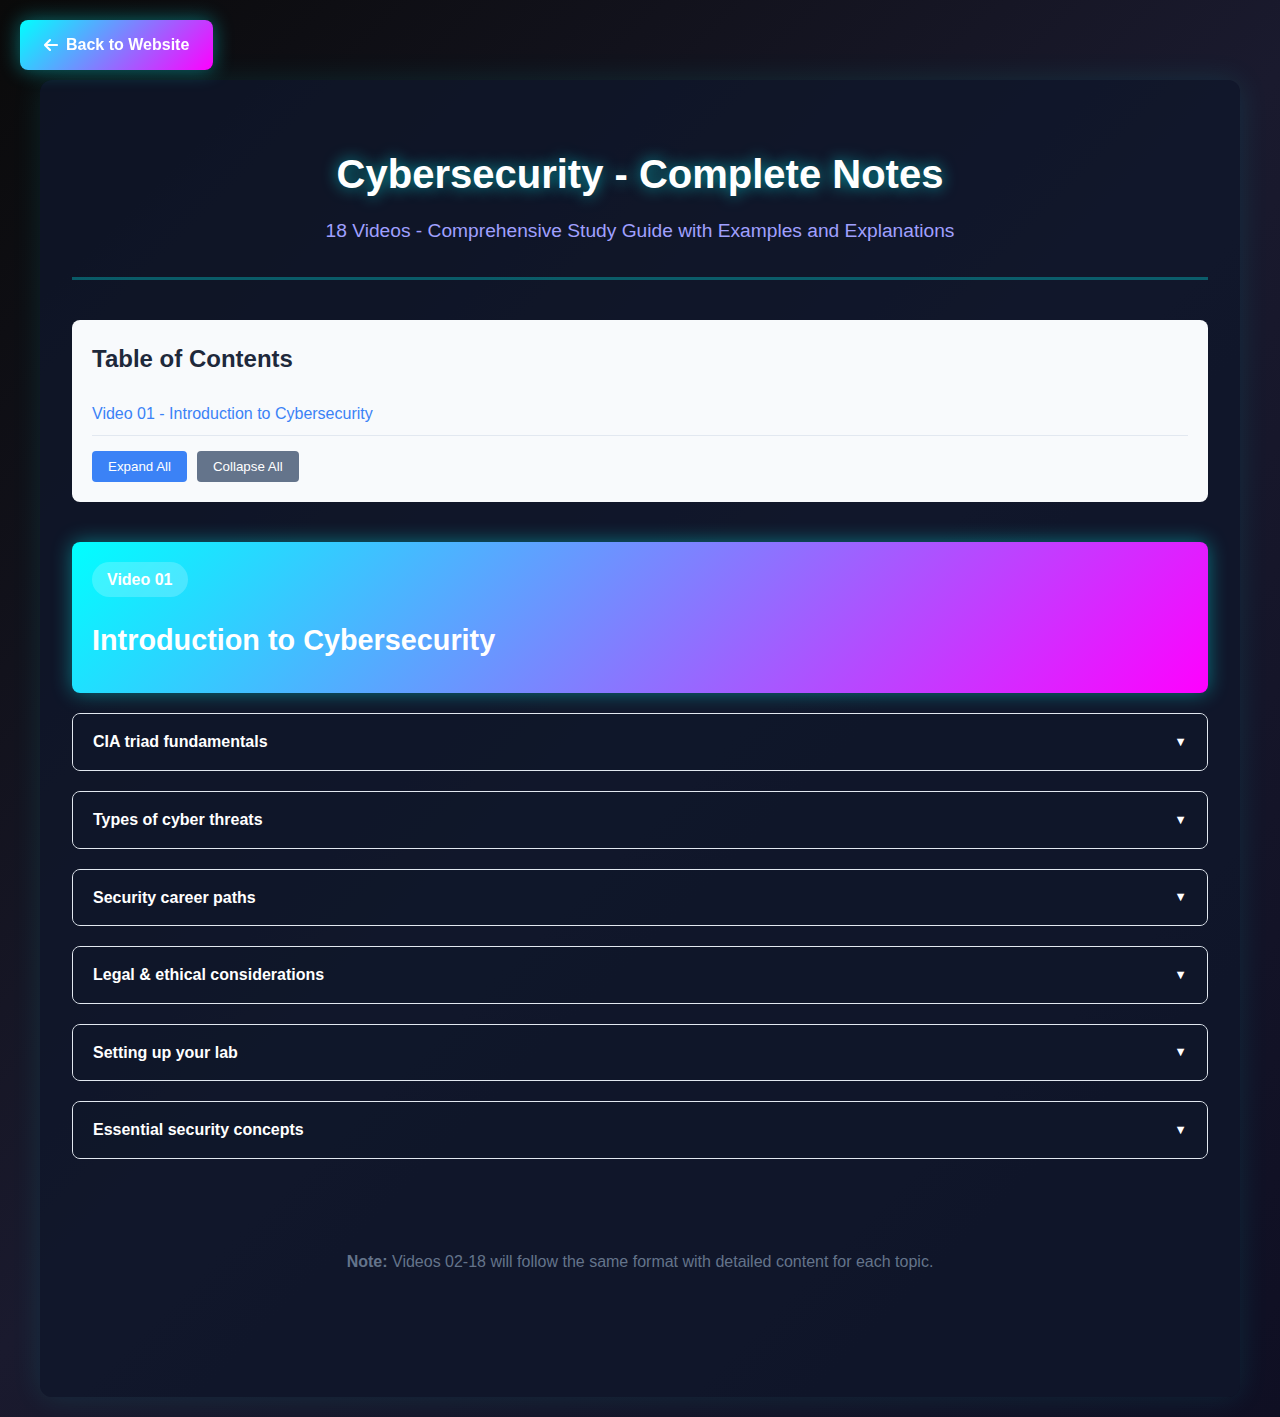
<file: Course_Notes/Cybersecurity_Notes.html>
<!DOCTYPE html>
<html lang="en">
<head>
    <meta charset="UTF-8">
    <meta name="viewport" content="width=device-width, initial-scale=1.0">
    <title>Cybersecurity - Complete Notes</title>
    <link rel="stylesheet" href="notes-styles.css">
    <link rel="stylesheet" href="https://cdnjs.cloudflare.com/ajax/libs/font-awesome/6.4.0/css/all.min.css">
</head>
<body>
    <!-- Back to Website Button -->
    <div class="back-button-container">
        <a href="#" id="back-to-website" class="back-button">
            <i class="fas fa-arrow-left"></i> Back to Website
        </a>
    </div>
    
    <div class="container">
        <header>
            <h1>Cybersecurity - Complete Notes</h1>
            <p class="subtitle">18 Videos - Comprehensive Study Guide with Examples and Explanations</p>
        </header>
        
        <div class="toc no-print">
            <h2>Table of Contents</h2>
            <ul id="toc-list">
                <!-- TOC will be generated by JavaScript -->
            </ul>
        </div>
        
        <!-- Video 01: Introduction to Cybersecurity -->
        <div class="video-section" id="video-01">
            <div class="video-header">
                <span class="video-number">Video 01</span>
                <h2 class="video-title">Introduction to Cybersecurity</h2>
            </div>
            
            <!-- Topic 1: CIA triad fundamentals -->
            <div class="topic-dropdown">
                <div class="topic-header">
                    <span>CIA triad fundamentals</span>
                    <span class="topic-icon">▼</span>
                </div>
                <div class="topic-content">
                    <div class="topic-body">
                        <h3>The CIA Triad</h3>
                        <p>The CIA Triad is the foundation of information security. It stands for Confidentiality, Integrity, and Availability - three core principles that guide security practices.</p>
                        
                        <h4>Confidentiality</h4>
                        <p><strong>Definition:</strong> Ensuring that information is accessible only to authorized individuals, systems, or processes.</p>
                        
                        <table>
                            <tr>
                                <th>Concept</th>
                                <th>Description</th>
                                <th>Example</th>
                            </tr>
                            <tr>
                                <td>Data Encryption</td>
                                <td>Converting readable data into unreadable format</td>
                                <td>AES-256 encryption for sensitive files</td>
                            </tr>
                            <tr>
                                <td>Access Control</td>
                                <td>Restricting who can access information</td>
                                <td>User authentication and authorization</td>
                            </tr>
                            <tr>
                                <td>Data Classification</td>
                                <td>Categorizing data by sensitivity</td>
                                <td>Public, Internal, Confidential, Restricted</td>
                            </tr>
                            <tr>
                                <td>Privacy</td>
                                <td>Protecting personal information</td>
                                <td>GDPR compliance, PII protection</td>
                            </tr>
                        </table>
                        
                        <div class="code-block">
<code># Example: Confidentiality breach scenario
# ❌ BAD: Unencrypted sensitive data
user_data = {
    "ssn": "123-45-6789",
    "credit_card": "4532-1234-5678-9010",
    "password": "password123"
}
# Stored in plain text - anyone with access can read it

# ✅ GOOD: Encrypted sensitive data
from cryptography.fernet import Fernet

# Generate encryption key
key = Fernet.generate_key()
cipher = Fernet(key)

# Encrypt sensitive data
encrypted_ssn = cipher.encrypt(b"123-45-6789")
encrypted_cc = cipher.encrypt(b"4532-1234-5678-9010")

# Only authorized users with the key can decrypt
decrypted_ssn = cipher.decrypt(encrypted_ssn)

# Example: Access control implementation
class AccessControl:
    def __init__(self):
        self.permissions = {
            "admin": ["read", "write", "delete"],
            "user": ["read"],
            "guest": []
        }
    
    def check_access(self, user_role, action):
        """Check if user has permission for action"""
        return action in self.permissions.get(user_role, [])
    
    def access_resource(self, user_role, resource, action):
        """Attempt to access resource with permission check"""
        if self.check_access(user_role, action):
            return f"Access granted: {user_role} can {action} {resource}"
        else:
            return f"Access denied: {user_role} cannot {action} {resource}"

# Usage
ac = AccessControl()
print(ac.access_resource("admin", "database", "write"))  # Granted
print(ac.access_resource("user", "database", "write"))    # Denied</code>
                        </div>
                        
                        <h4>Integrity</h4>
                        <p><strong>Definition:</strong> Ensuring that information remains accurate, complete, and unaltered during storage, transmission, or processing.</p>
                        
                        <table>
                            <tr>
                                <th>Concept</th>
                                <th>Description</th>
                                <th>Example</th>
                            </tr>
                            <tr>
                                <td>Hashing</td>
                                <td>Creating unique fingerprint of data</td>
                                <td>SHA-256 checksums for file verification</td>
                            </tr>
                            <tr>
                                <td>Digital Signatures</td>
                                <td>Proving authenticity and integrity</td>
                                <td>Code signing certificates</td>
                            </tr>
                            <tr>
                                <td>Version Control</td>
                                <td>Tracking changes to data</td>
                                <td>Git for code versioning</td>
                            </tr>
                            <tr>
                                <td>Backup & Recovery</td>
                                <td>Maintaining data copies</td>
                                <td>Automated backups with integrity checks</td>
                            </tr>
                        </table>
                        
                        <div class="code-block">
<code># Example: Integrity verification using hashing
import hashlib

def calculate_hash(data):
    """Calculate SHA-256 hash of data"""
    return hashlib.sha256(data.encode()).hexdigest()

# Original file content
original_data = "Important document content"
original_hash = calculate_hash(original_data)
print(f"Original hash: {original_hash}")

# Verify integrity later
current_data = "Important document content"
current_hash = calculate_hash(current_data)

if original_hash == current_hash:
    print("✓ Integrity verified - data unchanged")
else:
    print("✗ Integrity compromised - data has been modified")

# Example: File integrity monitoring
class IntegrityMonitor:
    def __init__(self):
        self.file_hashes = {}
    
    def register_file(self, filepath, content):
        """Register file with its hash"""
        file_hash = calculate_hash(content)
        self.file_hashes[filepath] = file_hash
        return file_hash
    
    def verify_file(self, filepath, current_content):
        """Verify file hasn't been tampered with"""
        if filepath not in self.file_hashes:
            return False, "File not registered"
        
        current_hash = calculate_hash(current_content)
        stored_hash = self.file_hashes[filepath]
        
        if current_hash == stored_hash:
            return True, "Integrity verified"
        else:
            return False, "Integrity compromised - file modified"

# Usage
monitor = IntegrityMonitor()
monitor.register_file("config.txt", "sensitive configuration")
is_valid, message = monitor.verify_file("config.txt", "sensitive configuration")
print(f"{message}: {is_valid}")</code>
                        </div>
                        
                        <h4>Availability</h4>
                        <p><strong>Definition:</strong> Ensuring that information and resources are accessible to authorized users when needed.</p>
                        
                        <table>
                            <tr>
                                <th>Concept</th>
                                <th>Description</th>
                                <th>Example</th>
                            </tr>
                            <tr>
                                <td>Redundancy</td>
                                <td>Multiple systems for backup</td>
                                <td>RAID arrays, load balancers</td>
                            </tr>
                            <tr>
                                <td>Disaster Recovery</td>
                                <td>Plans for system restoration</td>
                                <td>Backup data centers, RTO/RPO</td>
                            </tr>
                            <tr>
                                <td>DDoS Protection</td>
                                <td>Defending against denial attacks</td>
                                <td>Cloudflare, rate limiting</td>
                            </tr>
                            <tr>
                                <td>Uptime Monitoring</td>
                                <td>Tracking system availability</td>
                                <td>99.9% uptime SLA</td>
                            </tr>
                        </table>
                        
                        <div class="code-block">
<code># Example: Availability monitoring
import time
import requests

class AvailabilityMonitor:
    def __init__(self, target_url, check_interval=60):
        self.target_url = target_url
        self.check_interval = check_interval
        self.uptime_history = []
    
    def check_availability(self):
        """Check if service is available"""
        try:
            response = requests.get(self.target_url, timeout=5)
            is_available = response.status_code == 200
            return is_available, response.status_code
        except requests.RequestException as e:
            return False, str(e)
    
    def calculate_uptime(self, duration_hours=24):
        """Calculate uptime percentage"""
        checks = duration_hours * (60 // self.check_interval)
        available_checks = sum(1 for status in self.uptime_history[-checks:] if status)
        uptime_percentage = (available_checks / checks) * 100 if checks > 0 else 0
        return uptime_percentage
    
    def monitor(self):
        """Continuous monitoring"""
        while True:
            is_available, status = self.check_availability()
            self.uptime_history.append(is_available)
            
            if not is_available:
                print(f"⚠ Service unavailable: {status}")
            else:
                uptime = self.calculate_uptime()
                print(f"✓ Service available - Uptime: {uptime:.2f}%")
            
            time.sleep(self.check_interval)

# Example: Redundancy implementation
class RedundantService:
    def __init__(self, primary_url, backup_url):
        self.primary_url = primary_url
        self.backup_url = backup_url
        self.current_url = primary_url
    
    def get_service(self):
        """Get available service (primary or backup)"""
        try:
            response = requests.get(self.current_url, timeout=5)
            if response.status_code == 200:
                return response
        except:
            pass
        
        # Fallback to backup
        if self.current_url == self.primary_url:
            print("Primary service down, switching to backup")
            self.current_url = self.backup_url
            try:
                response = requests.get(self.backup_url, timeout=5)
                return response
            except:
                print("Backup service also down")
                return None
        
        return None</code>
                        </div>
                        
                        <h4>CIA Triad Balance</h4>
                        <div class="code-block">
<code># Example: Balancing CIA Triad in system design
class SecurityPolicy:
    def __init__(self):
        self.confidentiality_level = "high"  # high, medium, low
        self.integrity_level = "high"
        self.availability_level = "high"
    
    def assess_risk(self, threat_type):
        """Assess risk based on CIA triad"""
        risks = {
            "data_breach": {
                "confidentiality": "critical",
                "integrity": "low",
                "availability": "low"
            },
            "data_tampering": {
                "confidentiality": "low",
                "integrity": "critical",
                "availability": "low"
            },
            "ddos_attack": {
                "confidentiality": "low",
                "integrity": "low",
                "availability": "critical"
            }
        }
        
        return risks.get(threat_type, {})
    
    def prioritize_controls(self, threat_type):
        """Prioritize security controls based on threat"""
        risk = self.assess_risk(threat_type)
        
        if risk.get("confidentiality") == "critical":
            return ["Encryption", "Access Control", "Data Classification"]
        elif risk.get("integrity") == "critical":
            return ["Hashing", "Digital Signatures", "Version Control"]
        elif risk.get("availability") == "critical":
            return ["Redundancy", "DDoS Protection", "Backup Systems"]
        
        return ["General Security Controls"]

# Usage
policy = SecurityPolicy()
controls = policy.prioritize_controls("data_breach")
print(f"Recommended controls: {controls}")</code>
                        </div>
                        
                        <div class="note-tip">
                            <h4>💡 Tip</h4>
                            <p>The CIA Triad is not always balanced equally. Different systems prioritize different aspects. For example, a banking system prioritizes confidentiality and integrity, while a public website prioritizes availability. Understanding which aspect is most critical helps design appropriate security controls.</p>
                        </div>
                    </div>
                </div>
            </div>
            
            <!-- Topic 2: Types of cyber threats -->
            <div class="topic-dropdown">
                <div class="topic-header">
                    <span>Types of cyber threats</span>
                    <span class="topic-icon">▼</span>
                </div>
                <div class="topic-content">
                    <div class="topic-body">
                        <h3>Cyber Threat Categories</h3>
                        <p>Understanding different types of cyber threats is essential for effective security defense.</p>
                        
                        <h4>Malware</h4>
                        <table>
                            <tr>
                                <th>Type</th>
                                <th>Description</th>
                                <th>Example</th>
                            </tr>
                            <tr>
                                <td>Virus</td>
                                <td>Self-replicating code that attaches to files</td>
                                <td>ILOVEYOU, Melissa</td>
                            </tr>
                            <tr>
                                <td>Worm</td>
                                <td>Self-replicating, spreads without user action</td>
                                <td>WannaCry, Conficker</td>
                            </tr>
                            <tr>
                                <td>Trojan</td>
                                <td>Disguised as legitimate software</td>
                                <td>Zeus, Emotet</td>
                            </tr>
                            <tr>
                                <td>Ransomware</td>
                                <td>Encrypts data and demands payment</td>
                                <td>Locky, Ryuk, REvil</td>
                            </tr>
                            <tr>
                                <td>Spyware</td>
                                <td>Secretly monitors user activity</td>
                                <td>Keyloggers, tracking software</td>
                            </tr>
                            <tr>
                                <td>Adware</td>
                                <td>Displays unwanted advertisements</td>
                                <td>Browser hijackers</td>
                            </tr>
                        </table>
                        
                        <h4>Network Attacks</h4>
                        <div class="code-block">
<code># Example: Understanding network attack types
class NetworkAttack:
    """Simulate understanding of network attacks"""
    
    ATTACK_TYPES = {
        "ddos": {
            "name": "Distributed Denial of Service",
            "description": "Overwhelms target with traffic",
            "impact": "Service unavailability",
            "mitigation": ["Rate limiting", "DDoS protection services", "Traffic filtering"]
        },
        "man_in_the_middle": {
            "name": "Man-in-the-Middle (MITM)",
            "description": "Intercepts communication between parties",
            "impact": "Data interception, modification",
            "mitigation": ["TLS/SSL", "Certificate pinning", "VPN"]
        },
        "dns_spoofing": {
            "name": "DNS Spoofing",
            "description": "Redirects traffic to malicious servers",
            "impact": "Phishing, credential theft",
            "mitigation": ["DNSSEC", "DNS filtering", "Secure DNS"]
        },
        "arp_spoofing": {
            "name": "ARP Spoofing",
            "description": "Associates attacker's MAC with victim's IP",
            "impact": "Traffic interception",
            "mitigation": ["Static ARP entries", "ARP monitoring", "Network segmentation"]
        },
        "port_scanning": {
            "name": "Port Scanning",
            "description": "Discovers open ports and services",
            "impact": "Reconnaissance, attack surface discovery",
            "mitigation": ["Firewall rules", "Port filtering", "Intrusion detection"]
        }
    }
    
    @classmethod
    def get_attack_info(cls, attack_type):
        """Get information about specific attack type"""
        return cls.ATTACK_TYPES.get(attack_type, {})
    
    @classmethod
    def list_attacks(cls):
        """List all network attack types"""
        return list(cls.ATTACK_TYPES.keys())

# Usage
attack = NetworkAttack()
ddos_info = attack.get_attack_info("ddos")
print(f"Attack: {ddos_info['name']}")
print(f"Mitigation: {', '.join(ddos_info['mitigation'])}")</code>
                        </div>
                        
                        <h4>Social Engineering</h4>
                        <table>
                            <tr>
                                <th>Type</th>
                                <th>Description</th>
                                <th>Prevention</th>
                            </tr>
                            <tr>
                                <td>Phishing</td>
                                <td>Fraudulent emails/messages to steal credentials</td>
                                <td>Email filtering, user training, 2FA</td>
                            </tr>
                            <tr>
                                <td>Spear Phishing</td>
                                <td>Targeted phishing at specific individuals</td>
                                <td>Security awareness, verification</td>
                            </tr>
                            <tr>
                                <td>Whaling</td>
                                <td>Targeting high-profile executives</td>
                                <td>Executive protection, strict policies</td>
                            </tr>
                            <tr>
                                <td>Vishing</td>
                                <td>Voice-based phishing</td>
                                <td>Call verification, caller ID</td>
                            </tr>
                            <tr>
                                <td>Pretexting</td>
                                <td>Creating false scenario to obtain information</td>
                                <td>Identity verification, policies</td>
                            </tr>
                            <tr>
                                <td>Baiting</td>
                                <td>Offering something enticing to install malware</td>
                                <td>Security policies, USB restrictions</td>
                            </tr>
                        </table>
                        
                        <h4>Application Attacks</h4>
                        <div class="code-block">
<code># Example: Common application vulnerabilities
class ApplicationVulnerabilities:
    """Understanding application security vulnerabilities"""
    
    VULNERABILITIES = {
        "sql_injection": {
            "description": "Injecting malicious SQL queries",
            "example": "'; DROP TABLE users; --",
            "prevention": ["Parameterized queries", "Input validation", "ORM usage"]
        },
        "xss": {
            "description": "Cross-Site Scripting - injecting malicious scripts",
            "example": "&lt;script&gt;alert('XSS')&lt;/script&gt;",
            "prevention": ["Input sanitization", "Content Security Policy", "Output encoding"]
        },
        "csrf": {
            "description": "Cross-Site Request Forgery",
            "example": "Forced authenticated requests",
            "prevention": ["CSRF tokens", "SameSite cookies", "Referer checking"]
        },
        "path_traversal": {
            "description": "Accessing files outside web root",
            "example": "../../../etc/passwd",
            "prevention": ["Input validation", "Path sanitization", "Access controls"]
        },
        "command_injection": {
            "description": "Executing system commands",
            "example": "; rm -rf /",
            "prevention": ["Input validation", "Whitelisting", "Least privilege"]
        },
        "xxe": {
            "description": "XML External Entity injection",
            "example": "&lt;!ENTITY xxe SYSTEM 'file:///etc/passwd'&gt;",
            "prevention": ["Disable DTD", "Input validation", "Use JSON"]
        }
    }
    
    @classmethod
    def demonstrate_sql_injection(cls):
        """Demonstrate SQL injection vulnerability"""
        # ❌ VULNERABLE CODE
        user_input = "admin'; DROP TABLE users; --"
        query = f"SELECT * FROM users WHERE username = '{user_input}'"
        # Results in: SELECT * FROM users WHERE username = 'admin'; DROP TABLE users; --'
        
        # ✅ SECURE CODE
        import sqlite3
        conn = sqlite3.connect('database.db')
        cursor = conn.cursor()
        # Use parameterized queries
        cursor.execute("SELECT * FROM users WHERE username = ?", (user_input,))
        return cursor.fetchall()
    
    @classmethod
    def demonstrate_xss(cls):
        """Demonstrate XSS vulnerability"""
        # ❌ VULNERABLE CODE
        user_comment = "&lt;script&gt;alert('XSS')&lt;/script&gt;"
        html = f"&lt;div&gt;{user_comment}&lt;/div&gt;"  # Executes script!
        
        # ✅ SECURE CODE
        import html
        safe_comment = html.escape(user_comment)
        html = f"&lt;div&gt;{safe_comment}&lt;/div&gt;"  # Escaped, safe
        return html

# Usage
vuln = ApplicationVulnerabilities()
xss_info = vuln.VULNERABILITIES["xss"]
print(f"XSS Prevention: {', '.join(xss_info['prevention'])}")</code>
                        </div>
                        
                        <h4>Threat Classification</h4>
                        <div class="code-block">
<code># Threat classification system
class ThreatClassifier:
    """Classify threats by various dimensions"""
    
    def classify_by_source(self, threat):
        """Classify by attack source"""
        sources = {
            "external": ["Hackers", "Competitors", "Nation-states"],
            "internal": ["Disgruntled employees", "Accidental", "Insider threat"],
            "partner": ["Third-party vendors", "Supply chain"]
        }
        return sources
    
    def classify_by_intent(self, threat):
        """Classify by attacker intent"""
        intents = {
            "malicious": ["Data theft", "Sabotage", "Ransom"],
            "accidental": ["Misconfiguration", "Human error"],
            "testing": ["Penetration testing", "Security audits"]
        }
        return intents
    
    def classify_by_capability(self, threat):
        """Classify by attacker capability"""
        capabilities = {
            "script_kiddie": "Low skill, uses tools",
            "hacker": "Moderate skill, custom tools",
            "apt": "Advanced Persistent Threat - high skill, resources",
            "nation_state": "Highest capability, state resources"
        }
        return capabilities
    
    def assess_threat_level(self, threat_type, source, intent, capability):
        """Assess overall threat level"""
        risk_score = 0
        
        # Source weight
        source_weights = {"external": 3, "internal": 4, "partner": 2}
        risk_score += source_weights.get(source, 1)
        
        # Intent weight
        intent_weights = {"malicious": 5, "accidental": 2, "testing": 1}
        risk_score += intent_weights.get(intent, 1)
        
        # Capability weight
        capability_weights = {
            "script_kiddie": 1,
            "hacker": 3,
            "apt": 5,
            "nation_state": 5
        }
        risk_score += capability_weights.get(capability, 1)
        
        # Determine level
        if risk_score >= 10:
            return "Critical"
        elif risk_score >= 7:
            return "High"
        elif risk_score >= 4:
            return "Medium"
        else:
            return "Low"

# Usage
classifier = ThreatClassifier()
threat_level = classifier.assess_threat_level(
    "ransomware", "external", "malicious", "apt"
)
print(f"Threat Level: {threat_level}")  # Critical</code>
                        </div>
                        
                        <div class="note-warning">
                            <h4>⚠️ Warning</h4>
                            <p>Understanding threats is crucial, but never use this knowledge for malicious purposes. Cybersecurity knowledge should only be used for defensive purposes, authorized testing, and improving security. Unauthorized access to systems is illegal and unethical.</p>
                        </div>
                    </div>
                </div>
            </div>
            
            <!-- Topic 3: Security career paths -->
            <div class="topic-dropdown">
                <div class="topic-header">
                    <span>Security career paths</span>
                    <span class="topic-icon">▼</span>
                </div>
                <div class="topic-content">
                    <div class="topic-body">
                        <h3>Cybersecurity Career Paths</h3>
                        <p>The cybersecurity field offers diverse career opportunities with various specializations and growth paths.</p>
                        
                        <h4>Entry-Level Positions</h4>
                        <table>
                            <tr>
                                <th>Role</th>
                                <th>Responsibilities</th>
                                <th>Skills Required</th>
                                <th>Average Salary</th>
                            </tr>
                            <tr>
                                <td>Security Analyst</td>
                                <td>Monitor security systems, analyze alerts, incident response</td>
                                <td>SIEM tools, log analysis, basic networking</td>
                                <td>$60,000 - $80,000</td>
                            </tr>
                            <tr>
                                <td>Security Administrator</td>
                                <td>Manage security tools, configure firewalls, access control</td>
                                <td>Network security, system administration, troubleshooting</td>
                                <td>$65,000 - $85,000</td>
                            </tr>
                            <tr>
                                <td>IT Auditor</td>
                                <td>Assess security controls, compliance checking</td>
                                <td>Risk assessment, compliance frameworks, documentation</td>
                                <td>$55,000 - $75,000</td>
                            </tr>
                            <tr>
                                <td>Security Technician</td>
                                <td>Install security tools, basic monitoring</td>
                                <td>Technical troubleshooting, basic security concepts</td>
                                <td>$50,000 - $70,000</td>
                            </tr>
                        </table>
                        
                        <h4>Mid-Level Positions</h4>
                        <table>
                            <tr>
                                <th>Role</th>
                                <th>Responsibilities</th>
                                <th>Skills Required</th>
                                <th>Average Salary</th>
                            </tr>
                            <tr>
                                <td>Penetration Tester</td>
                                <td>Authorized security testing, vulnerability assessment</td>
                                <td>Ethical hacking, tools (Metasploit, Burp), scripting</td>
                                <td>$90,000 - $120,000</td>
                            </tr>
                            <tr>
                                <td>Security Engineer</td>
                                <td>Design security architecture, implement controls</td>
                                <td>System design, automation, cloud security</td>
                                <td>$95,000 - $130,000</td>
                            </tr>
                            <tr>
                                <td>Incident Responder</td>
                                <td>Investigate security incidents, forensics</td>
                                <td>Forensics tools, malware analysis, investigation</td>
                                <td>$85,000 - $115,000</td>
                            </tr>
                            <tr>
                                <td>Security Consultant</td>
                                <td>Advise clients on security, assessments</td>
                                <td>Communication, risk assessment, frameworks</td>
                                <td>$100,000 - $140,000</td>
                            </tr>
                        </table>
                        
                        <h4>Senior-Level Positions</h4>
                        <table>
                            <tr>
                                <th>Role</th>
                                <th>Responsibilities</th>
                                <th>Skills Required</th>
                                <th>Average Salary</th>
                            </tr>
                            <tr>
                                <td>Security Architect</td>
                                <td>Design enterprise security solutions</td>
                                <td>Architecture design, risk management, leadership</td>
                                <td>$130,000 - $180,000</td>
                            </tr>
                            <tr>
                                <td>Security Manager</td>
                                <td>Lead security team, manage programs</td>
                                <td>Leadership, project management, strategy</td>
                                <td>$120,000 - $160,000</td>
                            </tr>
                            <tr>
                                <td>CISO (Chief Information Security Officer)</td>
                                <td>Executive security leadership, strategy</td>
                                <td>Executive leadership, business acumen, risk management</td>
                                <td>$180,000 - $300,000+</td>
                            </tr>
                            <tr>
                                <td>Security Researcher</td>
                                <td>Discover vulnerabilities, research threats</td>
                                <td>Deep technical expertise, research skills, innovation</td>
                                <td>$110,000 - $150,000</td>
                            </tr>
                        </table>
                        
                        <h4>Specialization Paths</h4>
                        <div class="code-block">
<code># Career path planning structure
class SecurityCareerPath:
    """Plan cybersecurity career progression"""
    
    CAREER_PATHS = {
        "defensive": {
            "entry": "Security Analyst",
            "mid": "Security Engineer",
            "senior": "Security Architect",
            "skills": ["SIEM", "Firewalls", "IDS/IPS", "Incident Response"],
            "certifications": ["Security+", "CISSP", "GSEC"]
        },
        "offensive": {
            "entry": "Security Analyst",
            "mid": "Penetration Tester",
            "senior": "Red Team Lead",
            "skills": ["Ethical Hacking", "Vulnerability Assessment", "Exploitation"],
            "certifications": ["CEH", "OSCP", "GPEN"]
        },
        "forensics": {
            "entry": "Security Analyst",
            "mid": "Incident Responder",
            "senior": "Forensics Expert",
            "skills": ["Digital Forensics", "Malware Analysis", "Investigation"],
            "certifications": ["GCFA", "GCIH", "CHFI"]
        },
        "governance": {
            "entry": "IT Auditor",
            "mid": "Compliance Analyst",
            "senior": "Security Manager",
            "skills": ["Risk Management", "Compliance", "Policy Development"],
            "certifications": ["CISM", "CISSP", "CRISC"]
        },
        "cloud": {
            "entry": "Cloud Security Analyst",
            "mid": "Cloud Security Engineer",
            "senior": "Cloud Security Architect",
            "skills": ["AWS/Azure/GCP", "Cloud Security", "DevSecOps"],
            "certifications": ["CCSP", "AWS Security", "Azure Security"]
        }
    }
    
    @classmethod
    def get_career_path(cls, specialization):
        """Get career path for specialization"""
        return cls.CAREER_PATHS.get(specialization, {})
    
    @classmethod
    def recommend_certifications(cls, specialization, level):
        """Recommend certifications based on career path"""
        path = cls.get_career_path(specialization)
        certs = path.get("certifications", [])
        
        level_map = {
            "entry": certs[:1] if certs else [],
            "mid": certs[:2] if len(certs) >= 2 else certs,
            "senior": certs
        }
        
        return level_map.get(level, [])

# Usage
career = SecurityCareerPath()
defensive_path = career.get_career_path("defensive")
print(f"Entry Level: {defensive_path['entry']}")
print(f"Recommended Certs: {', '.join(defensive_path['certifications'])}")</code>
                        </div>
                        
                        <h4>Essential Certifications</h4>
                        <div class="code-block">
<code># Certification roadmap
CERTIFICATIONS = {
    "entry_level": {
        "CompTIA Security+": {
            "focus": "General security fundamentals",
            "cost": "$370",
            "validity": "3 years",
            "difficulty": "Moderate"
        },
        "CEH (Certified Ethical Hacker)": {
            "focus": "Ethical hacking basics",
            "cost": "$1,199",
            "validity": "3 years",
            "difficulty": "Moderate"
        },
        "GSEC (GIAC Security Essentials)": {
            "focus": "Security fundamentals",
            "cost": "$2,499",
            "validity": "4 years",
            "difficulty": "Moderate-Hard"
        }
    },
    "mid_level": {
        "CISSP (Certified Information Systems Security Professional)": {
            "focus": "Security management",
            "cost": "$749",
            "validity": "3 years",
            "difficulty": "Hard",
            "experience": "5 years required"
        },
        "OSCP (Offensive Security Certified Professional)": {
            "focus": "Penetration testing",
            "cost": "$1,499",
            "validity": "3 years",
            "difficulty": "Very Hard",
            "format": "Practical exam"
        },
        "CISM (Certified Information Security Manager)": {
            "focus": "Security management",
            "cost": "$760",
            "validity": "3 years",
            "difficulty": "Hard"
        }
    },
    "advanced": {
        "CISSP-ISSAP": {
            "focus": "Security architecture",
            "prerequisite": "CISSP",
            "cost": "$599",
            "difficulty": "Very Hard"
        },
        "GSE (GIAC Security Expert)": {
            "focus": "Advanced security expertise",
            "cost": "$6,999",
            "difficulty": "Extremely Hard"
        }
    }
}

def get_certification_roadmap(current_level="entry"):
    """Get recommended certification roadmap"""
    roadmap = []
    
    if current_level == "entry":
        roadmap.extend(CERTIFICATIONS["entry_level"].keys())
        roadmap.extend(list(CERTIFICATIONS["mid_level"].keys())[:2])
    elif current_level == "mid":
        roadmap.extend(list(CERTIFICATIONS["mid_level"].keys()))
        roadmap.extend(list(CERTIFICATIONS["advanced"].keys())[:1])
    
    return roadmap</code>
                        </div>
                        
                        <div class="note-tip">
                            <h4>💡 Tip</h4>
                            <p>Start with foundational certifications like Security+ or CEH, then specialize based on your interests. Hands-on experience through labs, CTF competitions, and personal projects is often more valuable than certifications alone. Build a portfolio demonstrating your skills.</p>
                        </div>
                    </div>
                </div>
            </div>
            
            <!-- Topic 4: Legal & ethical considerations -->
            <div class="topic-dropdown">
                <div class="topic-header">
                    <span>Legal & ethical considerations</span>
                    <span class="topic-icon">▼</span>
                </div>
                <div class="topic-content">
                    <div class="topic-body">
                        <h3>Legal and Ethical Framework</h3>
                        <p>Understanding legal and ethical boundaries is crucial for cybersecurity professionals.</p>
                        
                        <h4>Key Laws and Regulations</h4>
                        <table>
                            <tr>
                                <th>Law/Regulation</th>
                                <th>Scope</th>
                                <th>Key Requirements</th>
                            </tr>
                            <tr>
                                <td>GDPR (EU)</td>
                                <td>Data protection and privacy</td>
                                <td>Consent, right to deletion, data breach notification</td>
                            </tr>
                            <tr>
                                <td>CCPA (California)</td>
                                <td>California consumer privacy</td>
                                <td>Disclosure of data collection, opt-out rights</td>
                            </tr>
                            <tr>
                                <td>HIPAA (US)</td>
                                <td>Healthcare data protection</td>
                                <td>PHI protection, access controls, encryption</td>
                            </tr>
                            <tr>
                                <td>PCI DSS</td>
                                <td>Payment card data</td>
                                <td>Secure cardholder data, network security</td>
                            </tr>
                            <tr>
                                <td>SOX (Sarbanes-Oxley)</td>
                                <td>Financial reporting</td>
                                <td>Internal controls, audit trails</td>
                            </tr>
                            <tr>
                                <td>CFAA (US)</td>
                                <td>Computer fraud and abuse</td>
                                <td>Prohibits unauthorized access</td>
                            </tr>
                        </table>
                        
                        <h4>Ethical Principles</h4>
                        <div class="code-block">
<code># Ethical framework for cybersecurity
class CybersecurityEthics:
    """Ethical guidelines for security professionals"""
    
    ETHICAL_PRINCIPLES = {
        "confidentiality": {
            "description": "Respect privacy and confidentiality",
            "examples": [
                "Don't access data without authorization",
                "Protect sensitive information",
                "Respect user privacy"
            ]
        },
        "integrity": {
            "description": "Maintain honesty and accuracy",
            "examples": [
                "Don't modify data without permission",
                "Report findings accurately",
                "Don't fabricate vulnerabilities"
            ]
        },
        "responsibility": {
            "description": "Take responsibility for actions",
            "examples": [
                "Follow responsible disclosure",
                "Don't cause unnecessary harm",
                "Respect scope of testing"
            ]
        },
        "lawfulness": {
            "description": "Comply with laws and regulations",
            "examples": [
                "Only test with authorization",
                "Respect intellectual property",
                "Follow export control laws"
            ]
        },
        "professionalism": {
            "description": "Maintain professional standards",
            "examples": [
                "Continuous learning",
                "Share knowledge responsibly",
                "Respect colleagues and clients"
            ]
        }
    }
    
    @classmethod
    def check_ethical_compliance(cls, action, context):
        """Check if action is ethically compliant"""
        violations = []
        
        # Check authorization
        if not context.get("authorized"):
            violations.append("Unauthorized access - violates lawfulness")
        
        # Check scope
        if context.get("scope_exceeded"):
            violations.append("Exceeded scope - violates responsibility")
        
        # Check data handling
        if context.get("data_misused"):
            violations.append("Data misuse - violates confidentiality")
        
        return {
            "compliant": len(violations) == 0,
            "violations": violations
        }
    
    @classmethod
    def responsible_disclosure(cls, vulnerability):
        """Guidelines for responsible disclosure"""
        steps = [
            "1. Document the vulnerability thoroughly",
            "2. Contact vendor/owner privately",
            "3. Allow reasonable time for fix (typically 90 days)",
            "4. Do not exploit or disclose publicly before fix",
            "5. Coordinate public disclosure after fix",
            "6. Follow vendor's disclosure policy"
        ]
        return steps

# Usage
ethics = CybersecurityEthics()
compliance = ethics.check_ethical_compliance("penetration_test", {
    "authorized": True,
    "scope_exceeded": False,
    "data_misused": False
})
print(f"Ethically Compliant: {compliance['compliant']}")</code>
                        </div>
                        
                        <h4>Authorized Testing</h4>
                        <div class="code-block">
<code># Authorization and scope management
class SecurityTesting:
    """Manage authorized security testing"""
    
    def __init__(self):
        self.authorization_required = True
        self.scope_defined = False
        self.testing_rules = []
    
    def require_authorization(self, target, scope, duration):
        """Require explicit authorization before testing"""
        authorization = {
            "target": target,
            "scope": scope,
            "duration": duration,
            "methods_allowed": [],
            "methods_prohibited": [],
            "data_handling": "confidential",
            "reporting": "required"
        }
        
        if not self.validate_authorization(authorization):
            raise Exception("Testing not authorized - legal violation")
        
        return authorization
    
    def validate_authorization(self, auth):
        """Validate authorization document"""
        required_fields = ["target", "scope", "duration", "methods_allowed"]
        
        for field in required_fields:
            if field not in auth or not auth[field]:
                return False
        
        # Check legal compliance
        if not self.check_legal_compliance(auth):
            return False
        
        return True
    
    def check_legal_compliance(self, auth):
        """Check if testing complies with laws"""
        # CFAA compliance - must have authorization
        if not auth.get("written_authorization"):
            return False
        
        # Scope must be clearly defined
        if not auth.get("scope"):
            return False
        
        # Methods must be legal
        prohibited_methods = ["destructive", "data_exfiltration", "denial_of_service"]
        if any(method in auth.get("methods_allowed", []) for method in prohibited_methods):
            return False
        
        return True
    
    def define_scope(self, targets, methods, timeframe):
        """Define testing scope"""
        scope = {
            "in_scope": targets,
            "out_of_scope": [],
            "allowed_methods": methods,
            "prohibited_methods": ["destructive", "data_exfiltration"],
            "timeframe": timeframe,
            "contact_info": "security@example.com"
        }
        
        self.scope_defined = True
        return scope

# Usage
testing = SecurityTesting()
auth = testing.require_authorization(
    target="example.com",
    scope=["web application", "API endpoints"],
    duration="2026-01-01 to 2026-01-07"
)
print(f"Authorized testing scope: {auth['scope']}")</code>
                        </div>
                        
                        <h4>Legal Consequences</h4>
                        <div class="code-block">
<code># Understanding legal consequences
LEGAL_CONSEQUENCES = {
    "unauthorized_access": {
        "law": "CFAA (Computer Fraud and Abuse Act)",
        "penalty": "Up to 10 years imprisonment, $500,000 fine",
        "severity": "Felony"
    },
    "data_theft": {
        "law": "CFAA, State laws",
        "penalty": "Up to 5 years imprisonment, fines",
        "severity": "Felony"
    },
    "ddos_attack": {
        "law": "CFAA",
        "penalty": "Up to 10 years imprisonment",
        "severity": "Felony"
    },
    "malware_distribution": {
        "law": "CFAA, State laws",
        "penalty": "Up to 20 years imprisonment",
        "severity": "Felony"
    },
    "identity_theft": {
        "law": "Identity Theft and Assumption Deterrence Act",
        "penalty": "Up to 15 years imprisonment",
        "severity": "Felony"
    }
}

def understand_legal_risk(action):
    """Understand legal risk of action"""
    consequence = LEGAL_CONSEQUENCES.get(action, {})
    
    if consequence:
        return f"""
        Action: {action}
        Law Violated: {consequence['law']}
        Potential Penalty: {consequence['penalty']}
        Severity: {consequence['severity']}
        
        ⚠️ WARNING: This action is illegal and can result in severe consequences.
        """
    else:
        return "Action not recognized. Consult legal counsel before proceeding."

# Usage
risk = understand_legal_risk("unauthorized_access")
print(risk)</code>
                        </div>
                        
                        <div class="note-warning">
                            <h4>⚠️ Warning</h4>
                            <p>Always obtain written authorization before conducting any security testing. Unauthorized access to computer systems is illegal under CFAA and similar laws worldwide. Only test systems you own or have explicit written permission to test. When in doubt, consult legal counsel.</p>
                        </div>
                    </div>
                </div>
            </div>
            
            <!-- Topic 5: Setting up your lab -->
            <div class="topic-dropdown">
                <div class="topic-header">
                    <span>Setting up your lab</span>
                    <span class="topic-icon">▼</span>
                </div>
                <div class="topic-content">
                    <div class="topic-body">
                        <h3>Security Lab Setup</h3>
                        <p>Setting up a proper security lab environment is essential for safe, legal practice of cybersecurity skills.</p>
                        
                        <h4>Lab Architecture</h4>
                        <div class="code-block">
<code># Lab environment structure
LAB_ARCHITECTURE = {
    "host_machine": {
        "os": "Windows 10/11, macOS, or Linux",
        "requirements": [
            "16GB+ RAM (32GB recommended)",
            "500GB+ storage (SSD recommended)",
            "Virtualization support (Intel VT-x/AMD-V)",
            "Network adapter for isolated network"
        ]
    },
    "virtualization_platform": {
        "options": [
            "VMware Workstation Pro / Fusion",
            "VirtualBox (free)",
            "Hyper-V (Windows)",
            "KVM (Linux)"
        ],
        "recommended": "VMware or VirtualBox"
    },
    "isolated_network": {
        "type": "Host-only or NAT network",
        "purpose": "Isolate lab from production network",
        "configuration": "Separate subnet (e.g., 192.168.56.0/24)"
    }
}

# Lab components
LAB_COMPONENTS = {
    "kali_linux": {
        "purpose": "Penetration testing and security tools",
        "resources": "2GB RAM, 20GB disk",
        "tools": ["Metasploit", "Burp Suite", "Nmap", "Wireshark"]
    },
    "vulnerable_machines": {
        "metasploitable": {
            "purpose": "Intentionally vulnerable Linux",
            "difficulty": "Beginner to Intermediate"
        },
        "dvwa": {
            "purpose": "Damn Vulnerable Web Application",
            "difficulty": "Beginner"
        },
        "webgoat": {
            "purpose": "OWASP WebGoat - vulnerable web app",
            "difficulty": "Intermediate"
        },
        "hackthebox": {
            "purpose": "Online vulnerable machines",
            "access": "VPN connection required"
        }
    },
    "windows_targets": {
        "windows_10": {
            "purpose": "Windows security testing",
            "version": "Windows 10/11 (evaluation copy)"
        },
        "windows_server": {
            "purpose": "Active Directory testing",
            "version": "Windows Server 2019/2022 (evaluation)"
        }
    },
    "monitoring": {
        "security_onion": {
            "purpose": "SIEM and network monitoring",
            "resources": "8GB+ RAM, 100GB+ disk"
        },
        "wireshark": {
            "purpose": "Packet capture and analysis",
            "platform": "All platforms"
        }
    }
}</code>
                        </div>
                        
                        <h4>VirtualBox Setup</h4>
                        <div class="code-block">
<code># Step-by-step VirtualBox lab setup
SETUP_STEPS = {
    "step_1": {
        "action": "Install VirtualBox",
        "details": [
            "Download from virtualbox.org",
            "Install with default settings",
            "Enable virtualization in BIOS if needed"
        ]
    },
    "step_2": {
        "action": "Create Host-Only Network",
        "details": [
            "File → Preferences → Network",
            "Add new Host-Only adapter",
            "Configure: 192.168.56.1/24",
            "Enable DHCP server"
        ]
    },
    "step_3": {
        "action": "Download Kali Linux",
        "details": [
            "Download ISO from kali.org",
            "Verify checksum",
            "Create new VM: 2GB RAM, 20GB disk",
            "Attach ISO and install"
        ]
    },
    "step_4": {
        "action": "Configure Network Adapters",
        "details": [
            "Adapter 1: NAT (internet access)",
            "Adapter 2: Host-Only (lab network)",
            "Both adapters enabled"
        ]
    },
    "step_5": {
        "action": "Install Vulnerable Machines",
        "details": [
            "Download Metasploitable OVA",
            "Import into VirtualBox",
            "Configure Host-Only network",
            "Set up DVWA on separate VM"
        ]
    }
}

# Network configuration example
NETWORK_CONFIG = {
    "host_machine": "192.168.1.100",  # Your actual network
    "lab_network": "192.168.56.0/24",  # Isolated lab network
    "kali_linux": "192.168.56.10",
    "metasploitable": "192.168.56.20",
    "dvwa": "192.168.56.30",
    "windows_target": "192.168.56.40"
}</code>
                        </div>
                        
                        <h4>Kali Linux Setup</h4>
                        <div class="code-block">
<code># Kali Linux initial setup
KALI_SETUP = {
    "initial_config": [
        "Update system: sudo apt update && sudo apt upgrade -y",
        "Install VMware/VirtualBox tools",
        "Configure network interfaces",
        "Set up SSH (optional): sudo systemctl enable ssh"
    ],
    "essential_tools": {
        "already_installed": [
            "nmap - Network scanner",
            "metasploit - Exploitation framework",
            "burpsuite - Web app testing",
            "wireshark - Packet analyzer",
            "john - Password cracker",
            "hashcat - Advanced password recovery"
        ],
        "additional_install": [
            "sudo apt install gobuster - Directory brute-forcer",
            "sudo apt install sqlmap - SQL injection tool",
            "sudo apt install nikto - Web vulnerability scanner"
        ]
    },
    "metasploit_setup": [
        "Initialize database: sudo msfdb init",
        "Start database: sudo systemctl start postgresql",
        "Launch: msfconsole",
        "Verify: db_status"
    ],
    "customization": [
        "Configure shell aliases",
        "Set up custom scripts directory",
        "Configure proxy settings if needed",
        "Install additional tools from GitHub"
    ]
}

# Example: Setting up essential tools
ESSENTIAL_COMMANDS = """
# Update Kali
sudo apt update && sudo apt upgrade -y

# Install additional tools
sudo apt install -y gobuster sqlmap nikto dirb

# Set up Metasploit database
sudo msfdb init
sudo systemctl enable postgresql
sudo systemctl start postgresql

# Verify installations
nmap --version
msfconsole -q -x "version; exit"
burpsuite --version
"""</code>
                        </div>
                        
                        <h4>Lab Safety Practices</h4>
                        <div class="code-block">
<code># Lab safety and isolation
class LabSafety:
    """Ensure lab environment is isolated and safe"""
    
    SAFETY_RULES = {
        "network_isolation": {
            "rule": "Never connect lab VMs to production network",
            "implementation": "Use Host-Only or isolated NAT network",
            "check": "Verify VM cannot reach production IPs"
        },
        "snapshots": {
            "rule": "Create snapshots before testing",
            "implementation": "Snapshot before each major test",
            "benefit": "Quick restore if something breaks"
        },
        "firewall": {
            "rule": "Enable firewall on host machine",
            "implementation": "Block lab network from internet",
            "purpose": "Prevent accidental exposure"
        },
        "backup": {
            "rule": "Backup important lab configurations",
            "implementation": "Export VM configurations",
            "frequency": "After major setup changes"
        },
        "documentation": {
            "rule": "Document lab setup and changes",
            "implementation": "Keep lab notes and IP mappings",
            "purpose": "Reproduce environment later"
        }
    }
    
    @classmethod
    def verify_isolation(cls, vm_ip, production_network):
        """Verify VM is isolated from production"""
        import ipaddress
        
        vm_network = ipaddress.ip_network(vm_ip, strict=False)
        prod_network = ipaddress.ip_network(production_network, strict=False)
        
        if vm_network.overlaps(prod_network):
            return False, "⚠️ WARNING: VM network overlaps with production!"
        
        return True, "✓ Network isolation verified"
    
    @classmethod
    def create_snapshot_checklist(cls):
        """Checklist before creating snapshot"""
        return [
            "VM is in clean state",
            "All testing tools installed",
            "Network configured correctly",
            "No sensitive data in VM",
            "Documentation updated"
        ]

# Usage
safety = LabSafety()
is_isolated, message = safety.verify_isolation("192.168.56.10", "192.168.1.0/24")
print(message)</code>
                        </div>
                        
                        <h4>Lab Documentation Template</h4>
                        <div class="code-block">
<code># Lab documentation structure
LAB_DOCUMENTATION = {
    "lab_name": "Personal Security Lab",
    "created_date": "2026-01-01",
    "host_machine": {
        "os": "Windows 11",
        "ram": "32GB",
        "storage": "1TB SSD",
        "virtualization": "VMware Workstation Pro"
    },
    "network_config": {
        "lab_subnet": "192.168.56.0/24",
        "host_ip": "192.168.56.1",
        "dhcp_range": "192.168.56.100-200"
    },
    "virtual_machines": [
        {
            "name": "Kali Linux",
            "ip": "192.168.56.10",
            "os": "Kali Linux 2024.1",
            "ram": "4GB",
            "disk": "40GB",
            "purpose": "Penetration testing",
            "tools": ["Metasploit", "Burp Suite", "Nmap"]
        },
        {
            "name": "Metasploitable 2",
            "ip": "192.168.56.20",
            "os": "Ubuntu 8.04",
            "ram": "1GB",
            "disk": "8GB",
            "purpose": "Vulnerable target",
            "vulnerabilities": "Multiple intentional vulnerabilities"
        },
        {
            "name": "DVWA",
            "ip": "192.168.56.30",
            "os": "Ubuntu 20.04",
            "ram": "2GB",
            "disk": "20GB",
            "purpose": "Web app testing",
            "application": "Damn Vulnerable Web Application"
        }
    ],
    "snapshots": {
        "kali_clean": "2026-01-01 - Fresh Kali install",
        "metasploitable_original": "2026-01-01 - Original vulnerable state"
    },
    "notes": [
        "All VMs use Host-Only network adapter",
        "Kali has NAT adapter for internet access",
        "Snapshots created before each testing session"
    ]
}</code>
                        </div>
                        
                        <div class="note-tip">
                            <h4>💡 Tip</h4>
                            <p>Always create snapshots before testing. Use descriptive names like "kali_before_metasploit_test". Keep your lab isolated from production networks. Document your setup - you'll forget IP addresses and configurations. Start with free tools (VirtualBox, Metasploitable) before investing in commercial solutions.</p>
                        </div>
                    </div>
                </div>
            </div>
            
            <!-- Topic 6: Essential security concepts -->
            <div class="topic-dropdown">
                <div class="topic-header">
                    <span>Essential security concepts</span>
                    <span class="topic-icon">▼</span>
                </div>
                <div class="topic-content">
                    <div class="topic-body">
                        <h3>Core Security Concepts</h3>
                        <p>Fundamental concepts that form the foundation of cybersecurity knowledge.</p>
                        
                        <h4>Defense in Depth</h4>
                        <div class="code-block">
<code># Defense in depth layers
DEFENSE_IN_DEPTH = {
    "layer_1": {
        "name": "Physical Security",
        "controls": [
            "Access cards",
            "Biometric authentication",
            "Security cameras",
            "Locked server rooms"
        ]
    },
    "layer_2": {
        "name": "Network Security",
        "controls": [
            "Firewalls",
            "Intrusion Detection Systems (IDS)",
            "Network segmentation",
            "VPN"
        ]
    },
    "layer_3": {
        "name": "Host Security",
        "controls": [
            "Antivirus/EDR",
            "Host-based firewalls",
            "Patch management",
            "Hardening"
        ]
    },
    "layer_4": {
        "name": "Application Security",
        "controls": [
            "Secure coding practices",
            "Input validation",
            "Authentication/Authorization",
            "Encryption"
        ]
    },
    "layer_5": {
        "name": "Data Security",
        "controls": [
            "Encryption at rest",
            "Encryption in transit",
            "Data classification",
            "Backup and recovery"
        ]
    }
}

# Example: Implementing defense in depth
class DefenseInDepth:
    """Implement multiple security layers"""
    
    def __init__(self):
        self.layers = []
    
    def add_layer(self, layer_name, controls):
        """Add security layer"""
        self.layers.append({
            "name": layer_name,
            "controls": controls,
            "enabled": True
        })
    
    def assess_security(self):
        """Assess overall security posture"""
        total_layers = len(self.layers)
        enabled_layers = sum(1 for layer in self.layers if layer["enabled"])
        
        security_score = (enabled_layers / total_layers) * 100 if total_layers > 0 else 0
        
        return {
            "total_layers": total_layers,
            "enabled_layers": enabled_layers,
            "security_score": security_score,
            "recommendation": "Enable all layers for maximum security"
        }

# Usage
defense = DefenseInDepth()
defense.add_layer("Network", ["Firewall", "IDS"])
defense.add_layer("Host", ["Antivirus", "Patch Management"])
defense.add_layer("Application", ["Input Validation", "Authentication"])
assessment = defense.assess_security()
print(f"Security Score: {assessment['security_score']}%")</code>
                        </div>
                        
                        <h4>Least Privilege Principle</h4>
                        <div class="code-block">
<code># Least privilege implementation
class LeastPrivilege:
    """Implement least privilege access control"""
    
    def __init__(self):
        self.user_permissions = {}
    
    def assign_permission(self, user, resource, action):
        """Assign minimal required permission"""
        if user not in self.user_permissions:
            self.user_permissions[user] = {}
        
        if resource not in self.user_permissions[user]:
            self.user_permissions[user][resource] = []
        
        # Only add if not already present
        if action not in self.user_permissions[user][resource]:
            self.user_permissions[user][resource].append(action)
    
    def check_permission(self, user, resource, action):
        """Check if user has specific permission"""
        return (
            user in self.user_permissions and
            resource in self.user_permissions[user] and
            action in self.user_permissions[user][resource]
        )
    
    def remove_permission(self, user, resource, action):
        """Remove permission (principle of least privilege)"""
        if self.check_permission(user, resource, action):
            self.user_permissions[user][resource].remove(action)
    
    def audit_permissions(self, user):
        """Audit user permissions"""
        return self.user_permissions.get(user, {})

# Usage
lp = LeastPrivilege()

# Assign minimal permissions
lp.assign_permission("developer", "code_repo", "read")
lp.assign_permission("developer", "code_repo", "write")
lp.assign_permission("admin", "server", "read")
lp.assign_permission("admin", "server", "write")
lp.assign_permission("admin", "server", "delete")

# Check permissions
can_write = lp.check_permission("developer", "code_repo", "write")
can_delete = lp.check_permission("developer", "server", "delete")  # False - least privilege

print(f"Developer can write code: {can_write}")
print(f"Developer can delete server: {can_delete}")</code>
                        </div>
                        
                        <h4>Zero Trust Model</h4>
                        <div class="code-block">
<code># Zero Trust architecture
class ZeroTrust:
    """Implement Zero Trust security model"""
    
    ZERO_TRUST_PRINCIPLES = [
        "Never trust, always verify",
        "Assume breach",
        "Verify explicitly",
        "Use least privilege access",
        "Micro-segmentation"
    ]
    
    def __init__(self):
        self.trust_score = 0
        self.verification_factors = []
    
    def verify_identity(self, user_id, factors):
        """Verify identity with multiple factors"""
        required_factors = ["something_you_know", "something_you_have", "something_you_are"]
        provided_factors = len(factors)
        
        if provided_factors >= 2:
            self.trust_score += 30
            self.verification_factors = factors
            return True
        return False
    
    def verify_device(self, device_id, device_health):
        """Verify device health and compliance"""
        if device_health.get("patched") and device_health.get("antivirus_enabled"):
            self.trust_score += 20
            return True
        return False
    
    def verify_network(self, network_location):
        """Verify network context"""
        if network_location == "corporate_network":
            self.trust_score += 10
        elif network_location == "remote":
            # Require additional verification
            self.trust_score += 5
        return True
    
    def verify_access_request(self, user, resource, action):
        """Verify access request"""
        # Reset trust score
        self.trust_score = 0
        
        # Verify all factors
        identity_verified = self.verify_identity(user, ["password", "mfa_token"])
        device_verified = self.verify_device("device_123", {
            "patched": True,
            "antivirus_enabled": True
        })
        network_verified = self.verify_network("remote")
        
        # Minimum trust score required
        if self.trust_score >= 50 and identity_verified and device_verified:
            return True, "Access granted"
        else:
            return False, "Access denied - insufficient trust"

# Usage
zt = ZeroTrust()
granted, message = zt.verify_access_request("user123", "database", "read")
print(f"{message}: {granted}")</code>
                        </div>
                        
                        <h4>Security Controls</h4>
                        <table>
                            <tr>
                                <th>Control Type</th>
                                <th>Description</th>
                                <th>Examples</th>
                            </tr>
                            <tr>
                                <td>Preventive</td>
                                <td>Prevent security incidents</td>
                                <td>Firewalls, Access controls, Encryption</td>
                            </tr>
                            <tr>
                                <td>Detective</td>
                                <td>Detect security incidents</td>
                                <td>IDS, SIEM, Log monitoring, Auditing</td>
                            </tr>
                            <tr>
                                <td>Corrective</td>
                                <td>Respond to security incidents</td>
                                <td>Incident response, Patch management, Backup restore</td>
                            </tr>
                            <tr>
                                <td>Deterrent</td>
                                <td>Discourage attacks</td>
                                <td>Warning banners, Security policies, Legal consequences</td>
                            </tr>
                            <tr>
                                <td>Compensating</td>
                                <td>Alternative controls when primary fails</td>
                                <td>Manual review, Additional monitoring, Workarounds</td>
                            </tr>
                            <tr>
                                <td>Physical</td>
                                <td>Physical security measures</td>
                                <td>Locks, Cameras, Guards, Badge access</td>
                            </tr>
                        </table>
                        
                        <h4>Risk Management</h4>
                        <div class="code-block">
<code># Risk assessment framework
class RiskManagement:
    """Manage security risks"""
    
    def assess_risk(self, threat, vulnerability, impact, likelihood):
        """Calculate risk score"""
        # Risk = Impact × Likelihood
        impact_scores = {
            "low": 1,
            "medium": 2,
            "high": 3,
            "critical": 4
        }
        
        likelihood_scores = {
            "rare": 1,
            "unlikely": 2,
            "possible": 3,
            "likely": 4,
            "almost_certain": 5
        }
        
        impact_score = impact_scores.get(impact, 1)
        likelihood_score = likelihood_scores.get(likelihood, 1)
        
        risk_score = impact_score * likelihood_score
        
        # Determine risk level
        if risk_score >= 12:
            risk_level = "Critical"
        elif risk_score >= 8:
            risk_level = "High"
        elif risk_score >= 4:
            risk_level = "Medium"
        else:
            risk_level = "Low"
        
        return {
            "risk_score": risk_score,
            "risk_level": risk_level,
            "threat": threat,
            "vulnerability": vulnerability,
            "impact": impact,
            "likelihood": likelihood
        }
    
    def risk_response(self, risk_level):
        """Determine risk response strategy"""
        responses = {
            "Critical": "Immediate mitigation required",
            "High": "Mitigate within 30 days",
            "Medium": "Mitigate within 90 days",
            "Low": "Accept or monitor"
        }
        return responses.get(risk_level, "Assess further")
    
    def calculate_residual_risk(self, original_risk, controls_effectiveness):
        """Calculate risk after controls"""
        # Residual risk = Original risk × (1 - Controls effectiveness)
        effectiveness = controls_effectiveness / 100
        residual_score = original_risk * (1 - effectiveness)
        return residual_score

# Usage
rm = RiskManagement()
risk = rm.assess_risk(
    threat="SQL Injection",
    vulnerability="Unvalidated user input",
    impact="high",
    likelihood="likely"
)
print(f"Risk Level: {risk['risk_level']}")
print(f"Response: {rm.risk_response(risk['risk_level'])}")

# After implementing controls
residual = rm.calculate_residual_risk(risk['risk_score'], 80)  # 80% effective controls
print(f"Residual Risk Score: {residual}")</code>
                        </div>
                        
                        <h4>Security Frameworks</h4>
                        <div class="code-block">
<code># Common security frameworks
SECURITY_FRAMEWORKS = {
    "nist_csf": {
        "name": "NIST Cybersecurity Framework",
        "functions": [
            "Identify",
            "Protect",
            "Detect",
            "Respond",
            "Recover"
        ],
        "use_case": "General cybersecurity program"
    },
    "iso_27001": {
        "name": "ISO/IEC 27001",
        "focus": "Information Security Management System",
        "use_case": "International standard compliance"
    },
    "cobit": {
        "name": "COBIT",
        "focus": "IT governance and management",
        "use_case": "Enterprise IT governance"
    },
    "owasp_top_10": {
        "name": "OWASP Top 10",
        "focus": "Web application security",
        "use_case": "Web application security"
    },
    "mitre_attck": {
        "name": "MITRE ATT&CK",
        "focus": "Adversarial tactics and techniques",
        "use_case": "Threat modeling and detection"
    },
    "cis_controls": {
        "name": "CIS Controls",
        "focus": "Critical security controls",
        "use_case": "Prioritized security controls"
    }
}

# Framework selection guide
def select_framework(organization_type, compliance_requirements):
    """Select appropriate security framework"""
    recommendations = {
        "government": "NIST CSF",
        "healthcare": "HIPAA + NIST CSF",
        "financial": "ISO 27001 + PCI DSS",
        "web_app": "OWASP Top 10",
        "threat_modeling": "MITRE ATT&CK"
    }
    return recommendations.get(organization_type, "NIST CSF")

# Usage
framework = select_framework("web_app", ["OWASP"])
print(f"Recommended Framework: {framework}")</code>
                        </div>
                        
                        <div class="note-tip">
                            <h4>💡 Tip</h4>
                            <p>Security is not a one-time event but a continuous process. Implement defense in depth with multiple security layers. Follow the principle of least privilege - users should only have the minimum access needed. Regularly assess and update your security controls. Stay informed about new threats and vulnerabilities.</p>
                        </div>
                    </div>
                </div>
            </div>
        </div>
        
        <!-- Additional videos will follow the same structure -->
        <div class="video-section" style="text-align: center; padding: 40px; color: #64748b;">
            <p><strong>Note:</strong> Videos 02-18 will follow the same format with detailed content for each topic.</p>
        </div>
    </div>
    
    <script src="notes-theme.js"></script>
    <script src="notes-script.js"></script>
</body>
</html>
</file>
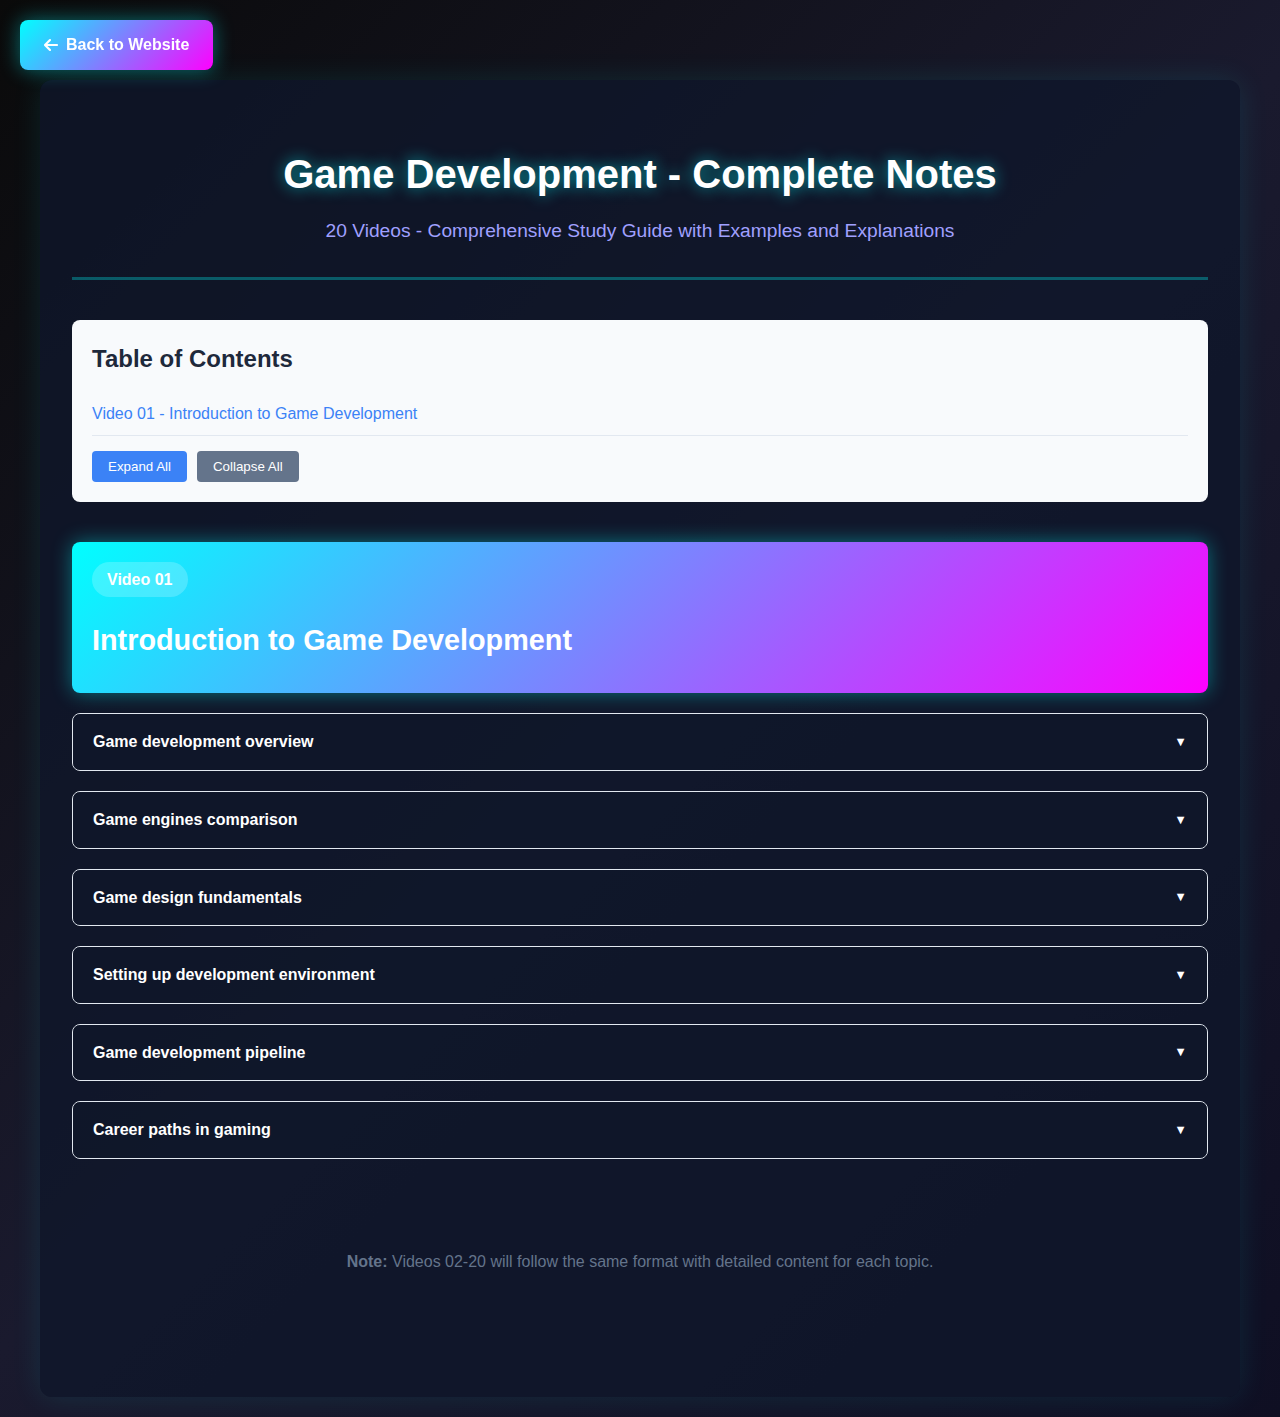
<file: Course_Notes/Game_Dev_Notes.html>
<!DOCTYPE html>
<html lang="en">
<head>
    <meta charset="UTF-8">
    <meta name="viewport" content="width=device-width, initial-scale=1.0">
    <title>Game Development - Complete Notes</title>
    <link rel="stylesheet" href="notes-styles.css">
    <link rel="stylesheet" href="https://cdnjs.cloudflare.com/ajax/libs/font-awesome/6.4.0/css/all.min.css">
</head>
<body>
    <!-- Back to Website Button -->
    <div class="back-button-container">
        <a href="#" id="back-to-website" class="back-button">
            <i class="fas fa-arrow-left"></i> Back to Website
        </a>
    </div>
    
    <div class="container">
        <header>
            <h1>Game Development - Complete Notes</h1>
            <p class="subtitle">20 Videos - Comprehensive Study Guide with Examples and Explanations</p>
        </header>
        
        <div class="toc no-print">
            <h2>Table of Contents</h2>
            <ul id="toc-list">
                <!-- TOC will be generated by JavaScript -->
            </ul>
        </div>
        
        <!-- Video 01: Introduction to Game Development -->
        <div class="video-section" id="video-01">
            <div class="video-header">
                <span class="video-number">Video 01</span>
                <h2 class="video-title">Introduction to Game Development</h2>
            </div>
            
            <!-- Topic 1: Game development overview -->
            <div class="topic-dropdown">
                <div class="topic-header">
                    <span>Game development overview</span>
                    <span class="topic-icon">▼</span>
                </div>
                <div class="topic-content">
                    <div class="topic-body">
                        <h3>What is Game Development?</h3>
                        <p>Game development is the process of creating video games, involving design, programming, art, audio, and testing to bring interactive experiences to life.</p>
                        
                        <h4>Game Development Disciplines</h4>
                        <table>
                            <tr>
                                <th>Discipline</th>
                                <th>Role</th>
                                <th>Responsibilities</th>
                            </tr>
                            <tr>
                                <td>Game Design</td>
                                <td>Game Designer</td>
                                <td>Mechanics, rules, gameplay, level design</td>
                            </tr>
                            <tr>
                                <td>Programming</td>
                                <td>Game Programmer</td>
                                <td>Code, systems, AI, physics, networking</td>
                            </tr>
                            <tr>
                                <td>Art</td>
                                <td>Game Artist</td>
                                <td>2D/3D graphics, animation, UI/UX</td>
                            </tr>
                            <tr>
                                <td>Audio</td>
                                <td>Audio Designer</td>
                                <td>Music, sound effects, voice acting</td>
                            </tr>
                            <tr>
                                <td>Quality Assurance</td>
                                <td>QA Tester</td>
                                <td>Testing, bug reporting, balancing</td>
                            </tr>
                            <tr>
                                <td>Production</td>
                                <td>Producer</td>
                                <td>Project management, scheduling, coordination</td>
                            </tr>
                        </table>
                        
                        <h4>Game Development Stages</h4>
                        <div class="code-block">
<code># Game development lifecycle
GAME_DEVELOPMENT_STAGES = {
    "pre_production": {
        "duration": "1-6 months",
        "activities": [
            "Concept development",
            "Prototyping",
            "Game design document (GDD)",
            "Technical design document",
            "Art style guide",
            "Team assembly"
        ],
        "deliverables": [
            "Game design document",
            "Prototype",
            "Art bible",
            "Project plan"
        ]
    },
    "production": {
        "duration": "6-24 months",
        "activities": [
            "Asset creation",
            "Programming",
            "Level design",
            "Audio production",
            "Regular playtesting",
            "Iteration"
        ],
        "deliverables": [
            "Alpha build",
            "Beta build",
            "Gold master"
        ]
    },
    "post_production": {
        "duration": "Ongoing",
        "activities": [
            "Bug fixes",
            "Content updates",
            "DLC development",
            "Community management",
            "Marketing"
        ],
        "deliverables": [
            "Patches",
            "Updates",
            "DLC content"
        ]
    }
}

# Example: Project timeline
class GameProject:
    def __init__(self, game_name, team_size):
        self.game_name = game_name
        self.team_size = team_size
        self.current_stage = "pre_production"
        self.milestones = []
    
    def add_milestone(self, stage, milestone_name, target_date):
        """Add project milestone"""
        self.milestones.append({
            "stage": stage,
            "milestone": milestone_name,
            "target_date": target_date
        })
    
    def get_timeline(self):
        """Get project timeline"""
        return {
            "game": self.game_name,
            "team_size": self.team_size,
            "current_stage": self.current_stage,
            "milestones": self.milestones
        }

# Usage
project = GameProject("Adventure Quest", 10)
project.add_milestone("pre_production", "GDD Complete", "2026-02-01")
project.add_milestone("production", "Alpha Build", "2026-06-01")
project.add_milestone("production", "Beta Build", "2026-10-01")
project.add_milestone("post_production", "Launch", "2026-12-01")
timeline = project.get_timeline()</code>
                        </div>
                        
                        <h4>Game Types and Genres</h4>
                        <div class="code-block">
<code># Game genres and characteristics
GAME_GENRES = {
    "action": {
        "description": "Fast-paced gameplay, reflexes required",
        "examples": ["Call of Duty", "Devil May Cry", "Doom"],
        "key_mechanics": ["Combat", "Platforming", "Quick reactions"]
    },
    "rpg": {
        "description": "Role-playing, character progression",
        "examples": ["The Witcher", "Final Fantasy", "Skyrim"],
        "key_mechanics": ["Leveling", "Stats", "Quests", "Story"]
    },
    "strategy": {
        "description": "Planning and tactical thinking",
        "examples": ["Civilization", "StarCraft", "XCOM"],
        "key_mechanics": ["Resource management", "Planning", "Tactics"]
    },
    "puzzle": {
        "description": "Problem-solving challenges",
        "examples": ["Tetris", "Portal", "The Witness"],
        "key_mechanics": ["Logic", "Pattern recognition", "Problem solving"]
    },
    "simulation": {
        "description": "Realistic systems and mechanics",
        "examples": ["The Sims", "Flight Simulator", "Cities: Skylines"],
        "key_mechanics": ["Realistic systems", "Management", "Simulation"]
    },
    "indie": {
        "description": "Independent, creative, unique",
        "examples": ["Hollow Knight", "Celeste", "Undertale"],
        "key_mechanics": ["Innovation", "Artistic vision", "Unique gameplay"]
    }
}

def select_game_type(team_size, budget, experience):
    """Recommend game type based on resources"""
    if team_size < 5 and budget < 100000:
        return "indie", "Start with small scope, focus on unique mechanics"
    elif team_size < 10:
        return "puzzle", "Manageable scope, clear mechanics"
    else:
        return "action", "Larger team can handle complex systems"
    
    return "rpg", "Balanced complexity for medium teams"

# Usage
game_type, advice = select_game_type(team_size=3, budget=50000, experience="beginner")
print(f"Recommended: {game_type}")
print(f"Advice: {advice}")</code>
                        </div>
                        
                        <div class="note-tip">
                            <h4>💡 Tip</h4>
                            <p>Start small! Your first game should be simple and achievable. Many successful developers started with small projects like Pong or Breakout clones. Focus on completing a game rather than creating the perfect game. Iteration and finishing projects is more valuable than starting ambitious projects you never complete.</p>
                        </div>
                    </div>
                </div>
            </div>
            
            <!-- Topic 2: Game engines comparison -->
            <div class="topic-dropdown">
                <div class="topic-header">
                    <span>Game engines comparison</span>
                    <span class="topic-icon">▼</span>
                </div>
                <div class="topic-content">
                    <div class="topic-body">
                        <h3>Game Engines Overview</h3>
                        <p>A game engine is a software framework designed for creating and developing video games. It provides core functionality like rendering, physics, audio, and scripting.</p>
                        
                        <h4>Popular Game Engines</h4>
                        <table>
                            <tr>
                                <th>Engine</th>
                                <th>Language</th>
                                <th>Platforms</th>
                                <th>Best For</th>
                                <th>License</th>
                            </tr>
                            <tr>
                                <td>Unity</td>
                                <td>C#</td>
                                <td>All major platforms</td>
                                <td>Indie to AAA, 2D/3D</td>
                                <td>Free (revenue-based)</td>
                            </tr>
                            <tr>
                                <td>Unreal Engine</td>
                                <td>C++, Blueprint</td>
                                <td>All major platforms</td>
                                <td>AAA games, high-end graphics</td>
                                <td>Free (5% revenue)</td>
                            </tr>
                            <tr>
                                <td>Godot</td>
                                <td>GDScript, C#</td>
                                <td>All major platforms</td>
                                <td>2D games, indie projects</td>
                                <td>Free (MIT)</td>
                            </tr>
                            <tr>
                                <td>GameMaker Studio</td>
                                <td>GML</td>
                                <td>Desktop, Mobile, Web</td>
                                <td>2D games, beginners</td>
                                <td>Paid license</td>
                            </tr>
                            <tr>
                                <td>Construct 3</td>
                                <td>Visual scripting</td>
                                <td>Web, Desktop, Mobile</td>
                                <td>2D games, no coding</td>
                                <td>Subscription</td>
                            </tr>
                            <tr>
                                <td>CryEngine</td>
                                <td>C++, Lua</td>
                                <td>PC, Console</td>
                                <td>AAA games, FPS</td>
                                <td>Free (5% revenue)</td>
                            </tr>
                        </table>
                        
                        <h4>Engine Comparison Matrix</h4>
                        <div class="code-block">
<code># Detailed engine comparison
ENGINE_COMPARISON = {
    "unity": {
        "pros": [
            "Easy to learn",
            "Great documentation",
            "Large asset store",
            "Strong 2D and 3D support",
            "Excellent mobile support",
            "Large community"
        ],
        "cons": [
            "Can be expensive at scale",
            "Performance not as good as Unreal",
            "Some features require Pro"
        ],
        "learning_curve": "Moderate",
        "performance": "Good",
        "community": "Very Large",
        "best_projects": ["Mobile games", "Indie games", "2D platformers", "VR/AR"]
    },
    "unreal": {
        "pros": [
            "Best graphics quality",
            "Free for most use cases",
            "Blueprint visual scripting",
            "Excellent for AAA games",
            "Strong multiplayer support"
        ],
        "cons": [
            "Steeper learning curve",
            "Large file sizes",
            "More complex for beginners",
            "C++ can be intimidating"
        ],
        "learning_curve": "Steep",
        "performance": "Excellent",
        "community": "Large",
        "best_projects": ["AAA games", "FPS games", "Open world", "High-end graphics"]
    },
    "godot": {
        "pros": [
            "Completely free",
            "Open source",
            "Lightweight",
            "Good 2D support",
            "Easy to learn",
            "No royalties"
        ],
        "cons": [
            "Smaller community",
            "Less 3D features",
            "Fewer tutorials",
            "Smaller asset library"
        ],
        "learning_curve": "Easy",
        "performance": "Good",
        "community": "Growing",
        "best_projects": ["2D games", "Indie projects", "Prototypes", "Mobile games"]
    }
}

def recommend_engine(experience, project_type, team_size, budget):
    """Recommend game engine based on criteria"""
    recommendations = []
    
    if experience == "beginner":
        if project_type == "2d":
            recommendations.append(("Godot", "Easy to learn, great for 2D"))
            recommendations.append(("Unity", "Large community, many tutorials"))
        else:
            recommendations.append(("Unity", "Best balance of ease and features"))
    
    elif experience == "intermediate":
        if project_type == "2d":
            recommendations.append(("Unity", "Mature 2D tools"))
            recommendations.append(("Godot", "Lightweight and free"))
        else:
            recommendations.append(("Unity", "Versatile for all project types"))
            recommendations.append(("Unreal", "If you need cutting-edge graphics"))
    
    elif experience == "advanced":
        if project_type == "aaa":
            recommendations.append(("Unreal", "Industry standard for AAA"))
        else:
            recommendations.append(("Unity", "Flexible and powerful"))
            recommendations.append(("Unreal", "If graphics are priority"))
    
    return recommendations

# Usage
recommendations = recommend_engine(
    experience="beginner",
    project_type="2d",
    team_size=1,
    budget=0
)
for engine, reason in recommendations:
    print(f"{engine}: {reason}")</code>
                        </div>
                        
                        <h4>Choosing the Right Engine</h4>
                        <div class="code-block">
<code># Decision matrix for engine selection
class EngineSelector:
    """Help select the right game engine"""
    
    def __init__(self):
        self.criteria_weights = {
            "ease_of_use": 0.3,
            "performance": 0.2,
            "community": 0.2,
            "cost": 0.15,
            "platform_support": 0.15
        }
    
    def score_engine(self, engine_name, criteria_scores):
        """Score engine based on criteria"""
        total_score = 0
        
        for criterion, weight in self.criteria_weights.items():
            score = criteria_scores.get(criterion, 0)
            total_score += score * weight
        
        return total_score
    
    def compare_engines(self, engines_data):
        """Compare multiple engines"""
        results = []
        
        for engine_name, criteria_scores in engines_data.items():
            score = self.score_engine(engine_name, criteria_scores)
            results.append({
                "engine": engine_name,
                "score": score,
                "recommendation": "Recommended" if score >= 7 else "Consider alternatives"
            })
        
        # Sort by score
        results.sort(key=lambda x: x["score"], reverse=True)
        return results

# Usage
selector = EngineSelector()

# Score engines (1-10 scale)
engines = {
    "Unity": {
        "ease_of_use": 8,
        "performance": 7,
        "community": 9,
        "cost": 7,
        "platform_support": 10
    },
    "Unreal": {
        "ease_of_use": 6,
        "performance": 10,
        "community": 8,
        "cost": 8,
        "platform_support": 9
    },
    "Godot": {
        "ease_of_use": 9,
        "performance": 7,
        "community": 6,
        "cost": 10,
        "platform_support": 8
    }
}

results = selector.compare_engines(engines)
for result in results:
    print(f"{result['engine']}: {result['score']:.2f} - {result['recommendation']}")</code>
                        </div>
                        
                        <div class="note-tip">
                            <h4>💡 Tip</h4>
                            <p>For beginners, start with Unity or Godot. Unity has the largest community and most tutorials, making it easier to learn. Godot is completely free and open source, perfect if budget is a concern. Don't switch engines frequently - stick with one and master it. You can always learn others later.</p>
                        </div>
                    </div>
                </div>
            </div>
            
            <!-- Topic 3: Game design fundamentals -->
            <div class="topic-dropdown">
                <div class="topic-header">
                    <span>Game design fundamentals</span>
                    <span class="topic-icon">▼</span>
                </div>
                <div class="topic-content">
                    <div class="topic-body">
                        <h3>Core Game Design Principles</h3>
                        <p>Game design is the art of creating rules, mechanics, and experiences that engage players and create meaningful interactions.</p>
                        
                        <h4>Game Design Pillars</h4>
                        <div class="code-block">
<code># Core game design concepts
GAME_DESIGN_PILLARS = {
    "mechanics": {
        "description": "Rules and systems that define gameplay",
        "examples": [
            "Jumping mechanics in platformers",
            "Combat system in RPGs",
            "Resource gathering in strategy games"
        ],
        "importance": "Core gameplay loop"
    },
    "dynamics": {
        "description": "Player behaviors that emerge from mechanics",
        "examples": [
            "Risk-taking in high-stakes situations",
            "Exploration driven by curiosity",
            "Competition in multiplayer"
        ],
        "importance": "Player engagement"
    },
    "aesthetics": {
        "description": "Emotional responses from players",
        "examples": [
            "Sense of wonder",
            "Challenge and achievement",
            "Narrative and story"
        ],
        "importance": "Player experience"
    },
    "story": {
        "description": "Narrative and world-building",
        "examples": [
            "Character development",
            "World lore",
            "Plot progression"
        ],
        "importance": "Player investment"
    }
}

# MDA Framework (Mechanics, Dynamics, Aesthetics)
class GameDesignFramework:
    """Structure game design using MDA framework"""
    
    def __init__(self, game_name):
        self.game_name = game_name
        self.mechanics = []
        self.dynamics = []
        self.aesthetics = []
    
    def add_mechanic(self, mechanic_name, description):
        """Add game mechanic"""
        self.mechanics.append({
            "name": mechanic_name,
            "description": description
        })
    
    def predict_dynamics(self, mechanic):
        """Predict player behaviors from mechanics"""
        dynamics_map = {
            "jumping": ["Exploration", "Risk-taking", "Platforming"],
            "combat": ["Strategy", "Reflexes", "Resource management"],
            "collecting": ["Completionism", "Exploration", "Progression"]
        }
        return dynamics_map.get(mechanic, ["General gameplay"])
    
    def define_aesthetics(self, target_emotions):
        """Define target player emotions"""
        self.aesthetics = target_emotions
    
    def get_design_document(self):
        """Generate design document structure"""
        return {
            "game": self.game_name,
            "mechanics": self.mechanics,
            "target_dynamics": self.dynamics,
            "target_aesthetics": self.aesthetics
        }

# Usage
design = GameDesignFramework("Platform Adventure")
design.add_mechanic("Double Jump", "Player can jump twice in air")
design.add_mechanic("Wall Slide", "Player can slide down walls")
design.dynamics = design.predict_dynamics("jumping")
design.define_aesthetics(["Excitement", "Mastery", "Exploration"])
document = design.get_design_document()</code>
                        </div>
                        
                        <h4>Gameplay Loops</h4>
                        <div class="code-block">
<code># Understanding gameplay loops
GAMEPLAY_LOOPS = {
    "core_loop": {
        "description": "Primary repeated action",
        "example": "Jump → Collect → Avoid → Repeat",
        "duration": "Seconds to minutes"
    },
    "engagement_loop": {
        "description": "Medium-term player activities",
        "example": "Complete level → Unlock ability → Use in next level",
        "duration": "Minutes to hours"
    },
    "progression_loop": {
        "description": "Long-term player advancement",
        "example": "Level up → Get stronger → Face harder challenges",
        "duration": "Hours to days"
    }
}

# Example: Platformer core loop
class PlatformerGameLoop:
    """Design platformer gameplay loop"""
    
    def __init__(self):
        self.core_loop = []
        self.rewards = []
        self.challenges = []
    
    def define_core_loop(self, actions):
        """Define core gameplay loop"""
        self.core_loop = actions
    
    def add_reward(self, reward_type, frequency):
        """Add reward to loop"""
        self.rewards.append({
            "type": reward_type,
            "frequency": frequency
        })
    
    def add_challenge(self, challenge_type, difficulty):
        """Add challenge to loop"""
        self.challenges.append({
            "type": challenge_type,
            "difficulty": difficulty
        })
    
    def balance_loop(self):
        """Balance gameplay loop"""
        # Ensure rewards and challenges are balanced
        reward_count = len(self.rewards)
        challenge_count = len(self.challenges)
        
        if reward_count == 0 or challenge_count == 0:
            return "Unbalanced - needs both rewards and challenges"
        
        ratio = challenge_count / reward_count
        if 0.5 <= ratio <= 2.0:
            return "Balanced loop"
        else:
            return "Needs rebalancing"

# Usage
game_loop = PlatformerGameLoop()
game_loop.define_core_loop(["Jump", "Collect", "Avoid", "Repeat"])
game_loop.add_reward("Coin", "frequent")
game_loop.add_reward("Power-up", "occasional")
game_loop.add_challenge("Enemy", "moderate")
game_loop.add_challenge("Platform", "easy")
print(game_loop.balance_loop())</code>
                        </div>
                        
                        <div class="note-tip">
                            <h4>💡 Tip</h4>
                            <p>Start with a simple core loop and iterate. Test early and often. Player feedback is invaluable - watch people play your game. Keep mechanics simple at first - you can always add complexity later. Remember: fun comes from interesting decisions, not complex systems.</p>
                        </div>
                    </div>
                </div>
            </div>
            
            <!-- Topic 4: Setting up development environment -->
            <div class="topic-dropdown">
                <div class="topic-header">
                    <span>Setting up development environment</span>
                    <span class="topic-icon">▼</span>
                </div>
                <div class="topic-content">
                    <div class="topic-body">
                        <h3>Development Environment Setup</h3>
                        <p>Setting up a proper development environment is crucial for efficient game development workflow.</p>
                        
                        <h4>Unity Installation</h4>
                        <div class="code-block">
<code># Unity Hub and Unity installation steps
UNITY_SETUP = {
    "step_1": {
        "action": "Download Unity Hub",
        "details": [
            "Visit unity.com/download",
            "Download Unity Hub for your OS",
            "Install Unity Hub"
        ]
    },
    "step_2": {
        "action": "Install Unity Editor",
        "details": [
            "Open Unity Hub",
            "Go to Installs tab",
            "Click 'Install Editor'",
            "Select LTS (Long Term Support) version",
            "Recommended: Unity 2022.3 LTS or newer"
        ]
    },
    "step_3": {
        "action": "Install Visual Studio / VS Code",
        "details": [
            "Unity requires code editor",
            "Visual Studio (Windows/Mac) - Recommended",
            "VS Code - Lightweight alternative",
            "Install C# extension for VS Code"
        ]
    },
    "step_4": {
        "action": "Configure Unity Preferences",
        "details": [
            "Edit → Preferences → External Tools",
            "Set External Script Editor to Visual Studio/VS Code",
            "Configure version control (Git)"
        ]
    }
}

# System requirements
SYSTEM_REQUIREMENTS = {
    "minimum": {
        "os": "Windows 10, macOS 10.14+, Ubuntu 18.04+",
        "cpu": "x64 architecture",
        "ram": "8GB",
        "gpu": "DX10, DX11, DX12 capable",
        "disk": "15GB free space"
    },
    "recommended": {
        "os": "Windows 11, macOS 12+, Ubuntu 20.04+",
        "cpu": "Multi-core processor",
        "ram": "16GB+",
        "gpu": "Dedicated graphics card",
        "disk": "50GB+ free space (SSD recommended)"
    }
}</code>
                        </div>
                        
                        <h4>Project Setup</h4>
                        <div class="code-block">
<code># Creating a new Unity project
PROJECT_SETUP = {
    "create_project": {
        "steps": [
            "Open Unity Hub",
            "Click 'New Project'",
            "Select template (2D, 3D, etc.)",
            "Choose project name and location",
            "Click 'Create Project'"
        ]
    },
    "project_structure": {
        "Assets/": "All game assets (scripts, models, textures)",
        "Assets/Scripts/": "C# scripts",
        "Assets/Scenes/": "Game scenes",
        "Assets/Prefabs/": "Reusable game objects",
        "Assets/Materials/": "Materials and shaders",
        "Assets/Textures/": "Images and textures",
        "Assets/Audio/": "Sound files",
        "ProjectSettings/": "Unity project settings",
        "Packages/": "Package manager packages"
    },
    "initial_setup": {
        "steps": [
            "Create folder structure",
            "Set up version control (.gitignore)",
            "Configure project settings",
            "Set build target platform"
        ]
    }
}

# .gitignore for Unity projects
UNITY_GITIGNORE = """
# Unity generated files
[Ll]ibrary/
[Tt]emp/
[Oo]bj/
[Bb]uild/
[Bb]uilds/
[Ll]ogs/
[Uu]ser[Ss]ettings/

# Visual Studio cache
.vs/
*.csproj
*.unityproj
*.sln
*.suo
*.tmp
*.user
*.userprefs
*.pidb
*.booproj

# OS files
.DS_Store
.DS_Store?
._*
.Spotlight-V100
.Trashes
ehthumbs.db
Thumbs.db
"""</code>
                        </div>
                        
                        <h4>Essential Tools</h4>
                        <table>
                            <tr>
                                <th>Tool</th>
                                <th>Purpose</th>
                                <th>Platform</th>
                            </tr>
                            <tr>
                                <td>Unity Hub</td>
                                <td>Manage Unity installations and projects</td>
                                <td>All platforms</td>
                            </tr>
                            <tr>
                                <td>Visual Studio / VS Code</td>
                                <td>Code editor for C# scripting</td>
                                <td>All platforms</td>
                            </tr>
                            <tr>
                                <td>Git</td>
                                <td>Version control</td>
                                <td>All platforms</td>
                            </tr>
                            <tr>
                                <td>Blender</td>
                                <td>3D modeling (free)</td>
                                <td>All platforms</td>
                            </tr>
                            <tr>
                                <td>GIMP / Photoshop</td>
                                <td>2D image editing</td>
                                <td>All platforms</td>
                            </tr>
                            <tr>
                                <td>Audacity</td>
                                <td>Audio editing (free)</td>
                                <td>All platforms</td>
                            </tr>
                        </table>
                        
                        <h4>Version Control Setup</h4>
                        <div class="code-block">
<code># Git setup for Unity project
GIT_SETUP = {
    "initialize": [
        "cd project_directory",
        "git init",
        "Create .gitignore (see above)",
        "git add .gitignore",
        "git commit -m 'Initial commit with .gitignore'"
    ],
    "best_practices": [
        "Commit frequently with meaningful messages",
        "Use branches for features",
        "Never commit Library/ or Temp/ folders",
        "Keep scene files organized",
        "Document major changes"
    ],
    "collaboration": [
        "Use GitHub, GitLab, or similar",
        "Set up .gitattributes for line endings",
        "Use Unity Cloud Build or similar for CI/CD",
        "Communicate about scene merges"
    ]
}

# Example: Git workflow
GIT_WORKFLOW = """
# Daily workflow
git status                    # Check changes
git add Assets/Scripts/       # Stage specific files
git commit -m "Add player movement script"
git push origin main          # Push to remote

# Feature branch workflow
git checkout -b feature/player-combat
# ... make changes ...
git add .
git commit -m "Implement player combat system"
git push origin feature/player-combat
# Create pull request on GitHub
"""</code>
                        </div>
                        
                        <div class="note-tip">
                            <h4>💡 Tip</h4>
                            <p>Always use version control, even for solo projects. It's a lifesaver when you break something. Use LTS versions of Unity for stability. Keep your project organized with clear folder structure. Set up your IDE properly - good autocomplete and debugging will save hours.</p>
                        </div>
                    </div>
                </div>
            </div>
            
            <!-- Topic 5: Game development pipeline -->
            <div class="topic-dropdown">
                <div class="topic-header">
                    <span>Game development pipeline</span>
                    <span class="topic-icon">▼</span>
                </div>
                <div class="topic-content">
                    <div class="topic-body">
                        <h3>Development Pipeline</h3>
                        <p>The game development pipeline is the process of taking a game from concept to release.</p>
                        
                        <h4>Pipeline Stages</h4>
                        <div class="code-block">
<code># Complete game development pipeline
DEVELOPMENT_PIPELINE = {
    "pre_production": {
        "duration": "1-6 months",
        "activities": [
            "Concept development",
            "Game design document (GDD)",
            "Prototyping",
            "Technical design",
            "Art style guide",
            "Team assembly",
            "Budget planning"
        ],
        "deliverables": [
            "Game design document",
            "Technical design document",
            "Art bible",
            "Prototype",
            "Project plan"
        ]
    },
    "production": {
        "duration": "6-24 months (varies)",
        "phases": {
            "alpha": {
                "description": "Core features implemented",
                "milestones": [
                    "All major systems working",
                    "Basic gameplay loop complete",
                    "Placeholder assets",
                    "Internal testing"
                ]
            },
            "beta": {
                "description": "Feature complete, polishing",
                "milestones": [
                    "All features implemented",
                    "Final assets integrated",
                    "Bug fixing",
                    "External testing"
                ]
            },
            "gold": {
                "description": "Ready for release",
                "milestones": [
                    "All bugs fixed",
                    "Final polish",
                    "Certification passed",
                    "Marketing materials ready"
                ]
            }
        }
    },
    "post_production": {
        "duration": "Ongoing",
        "activities": [
            "Post-release support",
            "Bug fixes and patches",
            "DLC development",
            "Community management",
            "Analytics and metrics"
        ]
    }
}</code>
                        </div>
                        
                        <h4>Asset Pipeline</h4>
                        <div class="code-block">
<code># Asset creation and integration workflow
ASSET_PIPELINE = {
    "concept": {
        "step": "1. Concept Art",
        "tools": ["Photoshop", "Procreate", "Krita"],
        "output": "2D concept images",
        "purpose": "Visual direction"
    },
    "modeling": {
        "step": "2. 3D Modeling",
        "tools": ["Blender", "Maya", "3ds Max"],
        "output": "3D models (.fbx, .obj)",
        "purpose": "Game objects"
    },
    "texturing": {
        "step": "3. Texturing",
        "tools": ["Substance Painter", "Photoshop"],
        "output": "Texture maps (diffuse, normal, etc.)",
        "purpose": "Surface appearance"
    },
    "rigging": {
        "step": "4. Rigging & Animation",
        "tools": ["Blender", "Maya"],
        "output": "Animated models",
        "purpose": "Character movement"
    },
    "integration": {
        "step": "5. Unity Integration",
        "process": [
            "Import models to Unity",
            "Apply textures and materials",
            "Set up animations",
            "Create prefabs",
            "Optimize for performance"
        ],
        "output": "Game-ready assets"
    }
}

# Code pipeline
CODE_PIPELINE = {
    "design": "System architecture and planning",
    "implementation": "Write and test code",
    "integration": "Integrate with game systems",
    "testing": "Unit tests and playtesting",
    "optimization": "Performance tuning",
    "documentation": "Code comments and docs"
}</code>
                        </div>
                        
                        <h4>Quality Assurance Pipeline</h4>
                        <div class="code-block">
<code># QA and testing stages
QA_PIPELINE = {
    "unit_testing": {
        "when": "During development",
        "what": "Test individual functions/classes",
        "who": "Developers",
        "tools": ["Unity Test Runner", "NUnit"]
    },
    "integration_testing": {
        "when": "After feature completion",
        "what": "Test system interactions",
        "who": "Developers and QA",
        "focus": "System compatibility"
    },
    "playtesting": {
        "when": "Alpha and Beta phases",
        "what": "Gameplay experience testing",
        "who": "Internal team and external testers",
        "focus": "Fun, balance, difficulty"
    },
    "bug_tracking": {
        "when": "Throughout development",
        "what": "Document and fix issues",
        "who": "QA team",
        "tools": ["Jira", "Trello", "GitHub Issues"],
        "process": [
            "Report bug with steps to reproduce",
            "Assign priority (Critical, High, Medium, Low)",
            "Developer fixes",
            "QA verifies fix",
            "Close bug"
        ]
    },
    "performance_testing": {
        "when": "Beta phase",
        "what": "Frame rate, memory, load times",
        "who": "QA and developers",
        "targets": [
            "60 FPS on target hardware",
            "Reasonable memory usage",
            "Fast load times"
        ]
    }
}

# Example: Bug tracking workflow
class BugTracker:
    """Simple bug tracking system"""
    
    def __init__(self):
        self.bugs = []
        self.next_id = 1
    
    def report_bug(self, title, description, severity="Medium"):
        """Report a new bug"""
        bug = {
            "id": self.next_id,
            "title": title,
            "description": description,
            "severity": severity,
            "status": "Open",
            "reporter": "QA Team"
        }
        self.bugs.append(bug)
        self.next_id += 1
        return bug["id"]
    
    def assign_bug(self, bug_id, assignee):
        """Assign bug to developer"""
        bug = self.get_bug(bug_id)
        if bug:
            bug["assignee"] = assignee
            bug["status"] = "Assigned"
    
    def fix_bug(self, bug_id):
        """Mark bug as fixed"""
        bug = self.get_bug(bug_id)
        if bug:
            bug["status"] = "Fixed"
    
    def get_bug(self, bug_id):
        """Get bug by ID"""
        for bug in self.bugs:
            if bug["id"] == bug_id:
                return bug
        return None

# Usage
tracker = BugTracker()
bug_id = tracker.report_bug(
    "Player falls through floor",
    "Player character falls through floor in level 3",
    "High"
)
tracker.assign_bug(bug_id, "Developer A")
tracker.fix_bug(bug_id)</code>
                        </div>
                        
                        <h4>Release Pipeline</h4>
                        <div class="code-block">
<code># Release process
RELEASE_PIPELINE = {
    "pre_release": {
        "activities": [
            "Final testing and bug fixes",
            "Platform certification (console)",
            "Marketing materials",
            "Press kit preparation",
            "Store page setup"
        ],
        "duration": "1-3 months"
    },
    "release": {
        "activities": [
            "Launch day coordination",
            "Monitor metrics",
            "Customer support",
            "Hotfix deployment if needed"
        ],
        "critical": "Be ready for issues"
    },
    "post_release": {
        "activities": [
            "Monitor analytics",
            "Gather player feedback",
            "Plan updates and patches",
            "Community engagement",
            "DLC planning"
        ],
        "duration": "Ongoing"
    }
}

# Build process
BUILD_PROCESS = {
    "steps": [
        "1. Set build settings (platform, scenes)",
        "2. Configure player settings",
        "3. Build and Run (or Build only)",
        "4. Test build on target platform",
        "5. Create distribution package",
        "6. Submit to store/platform"
    ],
    "platforms": {
        "PC": "Windows, Mac, Linux builds",
        "Mobile": "iOS (Xcode), Android (APK/AAB)",
        "Console": "Platform-specific SDKs required",
        "Web": "WebGL build"
    }
}</code>
                        </div>
                        
                        <div class="note-tip">
                            <h4>💡 Tip</h4>
                            <p>Plan your pipeline early. Use project management tools (Trello, Jira) to track progress. Regular builds help catch issues early. Automate what you can (builds, testing). Document your pipeline - it helps with onboarding and consistency. Be flexible - pipelines evolve with your project.</p>
                        </div>
                    </div>
                </div>
            </div>
            
            <!-- Topic 6: Career paths in gaming -->
            <div class="topic-dropdown">
                <div class="topic-header">
                    <span>Career paths in gaming</span>
                    <span class="topic-icon">▼</span>
                </div>
                <div class="topic-content">
                    <div class="topic-body">
                        <h3>Game Industry Careers</h3>
                        <p>The game industry offers diverse career paths for people with various skills and interests.</p>
                        
                        <h4>Programming Roles</h4>
                        <table>
                            <tr>
                                <th>Role</th>
                                <th>Responsibilities</th>
                                <th>Skills Required</th>
                                <th>Salary Range</th>
                            </tr>
                            <tr>
                                <td>Gameplay Programmer</td>
                                <td>Core game mechanics, player systems</td>
                                <td>C#, C++, Unity/Unreal, Game design</td>
                                <td>$60,000 - $120,000</td>
                            </tr>
                            <tr>
                                <td>Engine Programmer</td>
                                <td>Game engine development, optimization</td>
                                <td>C++, Graphics programming, Math</td>
                                <td>$80,000 - $150,000</td>
                            </tr>
                            <tr>
                                <td>AI Programmer</td>
                                <td>NPC behavior, pathfinding, decision trees</td>
                                <td>C++, AI algorithms, State machines</td>
                                <td>$70,000 - $130,000</td>
                            </tr>
                            <tr>
                                <td>Tools Programmer</td>
                                <td>Development tools, pipeline automation</td>
                                <td>C#, Python, UI development</td>
                                <td>$65,000 - $125,000</td>
                            </tr>
                            <tr>
                                <td>Network Programmer</td>
                                <td>Multiplayer, server architecture</td>
                                <td>C++, Networking, Server management</td>
                                <td>$75,000 - $140,000</td>
                            </tr>
                        </table>
                        
                        <h4>Design Roles</h4>
                        <table>
                            <tr>
                                <th>Role</th>
                                <th>Responsibilities</th>
                                <th>Skills Required</th>
                                <th>Salary Range</th>
                            </tr>
                            <tr>
                                <td>Game Designer</td>
                                <td>Game mechanics, rules, balance</td>
                                <td>Game design, Prototyping, Communication</td>
                                <td>$50,000 - $100,000</td>
                            </tr>
                            <tr>
                                <td>Level Designer</td>
                                <td>Level layout, flow, gameplay spaces</td>
                                <td>Level editors, Game design, 3D tools</td>
                                <td>$45,000 - $90,000</td>
                            </tr>
                            <tr>
                                <td>Systems Designer</td>
                                <td>Game systems, progression, economy</td>
                                <td>Math, Analytics, Game design</td>
                                <td>$55,000 - $110,000</td>
                            </tr>
                            <tr>
                                <td>Narrative Designer</td>
                                <td>Story, dialogue, world-building</td>
                                <td>Writing, Storytelling, Game design</td>
                                <td>$40,000 - $85,000</td>
                            </tr>
                        </table>
                        
                        <h4>Art Roles</h4>
                        <div class="code-block">
<code># Art career paths
ART_CAREERS = {
    "concept_artist": {
        "responsibilities": "Visual design, character concepts, environments",
        "skills": ["Digital painting", "Photoshop", "Art fundamentals"],
        "salary": "$45,000 - $95,000"
    },
    "3d_modeler": {
        "responsibilities": "3D models, characters, environments",
        "skills": ["Blender/Maya", "Modeling", "Texturing"],
        "salary": "$50,000 - $100,000"
    },
    "animator": {
        "responsibilities": "Character animation, cutscenes",
        "skills": ["Animation principles", "Maya/Blender", "Rigging"],
        "salary": "$45,000 - $90,000"
    },
    "technical_artist": {
        "responsibilities": "Shaders, tools, pipeline optimization",
        "skills": ["Shaders", "Scripting", "Art + Programming"],
        "salary": "$65,000 - $120,000"
    },
    "ui_ux_designer": {
        "responsibilities": "User interface, user experience",
        "skills": ["UI design", "UX principles", "Prototyping"],
        "salary": "$50,000 - $100,000"
    }
}</code>
                        </div>
                        
                        <h4>Career Progression</h4>
                        <div class="code-block">
<code># Typical career progression
CAREER_PROGRESSION = {
    "entry_level": {
        "title": "Junior Developer/Designer",
        "experience": "0-2 years",
        "responsibilities": [
            "Learn from seniors",
            "Implement features",
            "Bug fixing",
            "Small feature ownership"
        ],
        "focus": "Learning and growth"
    },
    "mid_level": {
        "title": "Developer/Designer",
        "experience": "2-5 years",
        "responsibilities": [
            "Feature ownership",
            "Mentor juniors",
            "System design",
            "Cross-team collaboration"
        ],
        "focus": "Independence and expertise"
    },
    "senior_level": {
        "title": "Senior Developer/Designer",
        "experience": "5+ years",
        "responsibilities": [
            "System architecture",
            "Technical leadership",
            "Mentoring",
            "Strategic decisions"
        ],
        "focus": "Leadership and impact"
    },
    "lead_level": {
        "title": "Lead/Principal",
        "experience": "8+ years",
        "responsibilities": [
            "Team leadership",
            "Technical vision",
            "Cross-functional coordination",
            "Hiring and team building"
        ],
        "focus": "Team success"
    }
}

# Skills development roadmap
SKILLS_ROADMAP = {
    "year_1": {
        "focus": "Learn engine and tools",
        "skills": [
            "Unity/Unreal basics",
            "Programming fundamentals",
            "Version control",
            "Basic game design"
        ]
    },
    "year_2_3": {
        "focus": "Specialization",
        "skills": [
            "Advanced engine features",
            "System design",
            "Performance optimization",
            "Team collaboration"
        ]
    },
    "year_4_5": {
        "focus": "Expertise and leadership",
        "skills": [
            "Architecture design",
            "Mentoring",
            "Project management",
            "Industry knowledge"
        ]
    }
}</code>
                        </div>
                        
                        <h4>Indie vs AAA</h4>
                        <div class="code-block">
<code># Career path comparison
CAREER_PATHS = {
    "aaa_studio": {
        "pros": [
            "Higher salaries",
            "Stable employment",
            "Large team collaboration",
            "Advanced technology",
            "Big budget projects"
        ],
        "cons": [
            "Less creative control",
            "Longer development cycles",
            "More specialization",
            "Corporate structure"
        ],
        "best_for": "Stability, learning, specialization"
    },
    "indie_studio": {
        "pros": [
            "More creative freedom",
            "Wear multiple hats",
            "Faster iteration",
            "Direct impact",
            "Close-knit teams"
        ],
        "cons": [
            "Lower salaries",
            "Less job security",
            "Limited resources",
            "More responsibilities"
        ],
        "best_for": "Creativity, variety, ownership"
    },
    "solo_developer": {
        "pros": [
            "Complete control",
            "Learn everything",
            "Portfolio building",
            "Flexible schedule"
        ],
        "cons": [
            "No guaranteed income",
            "All responsibilities",
            "Isolation",
            "Limited resources"
        ],
        "best_for": "Learning, portfolio, passion projects"
    }
}

# Portfolio building
PORTFOLIO_TIPS = {
    "projects": [
        "Complete small games",
        "Show variety (different genres)",
        "Document your process",
        "Include code samples",
        "Show before/after improvements"
    ],
    "presentation": [
        "Clean, professional website",
        "Playable demos",
        "Source code (GitHub)",
        "Development blog",
        "Video walkthroughs"
    ],
    "content": [
        "What you did (role)",
        "Technologies used",
        "Challenges overcome",
        "Results and metrics",
        "Lessons learned"
    ]
}</code>
                        </div>
                        
                        <div class="note-tip">
                            <h4>💡 Tip</h4>
                            <p>Start building a portfolio early - even small games count. Participate in game jams to meet people and build experience. Network at game dev events and online communities. Learn continuously - the industry changes fast. Consider starting indie to learn all aspects, then specialize if desired. Your portfolio and passion matter more than degrees.</p>
                        </div>
                    </div>
                </div>
            </div>
        </div>
        
        <!-- Additional videos will follow the same structure -->
        <div class="video-section" style="text-align: center; padding: 40px; color: #64748b;">
            <p><strong>Note:</strong> Videos 02-20 will follow the same format with detailed content for each topic.</p>
        </div>
    </div>
    
    <script src="notes-theme.js"></script>
    <script src="notes-script.js"></script>
</body>
</html>
</file>
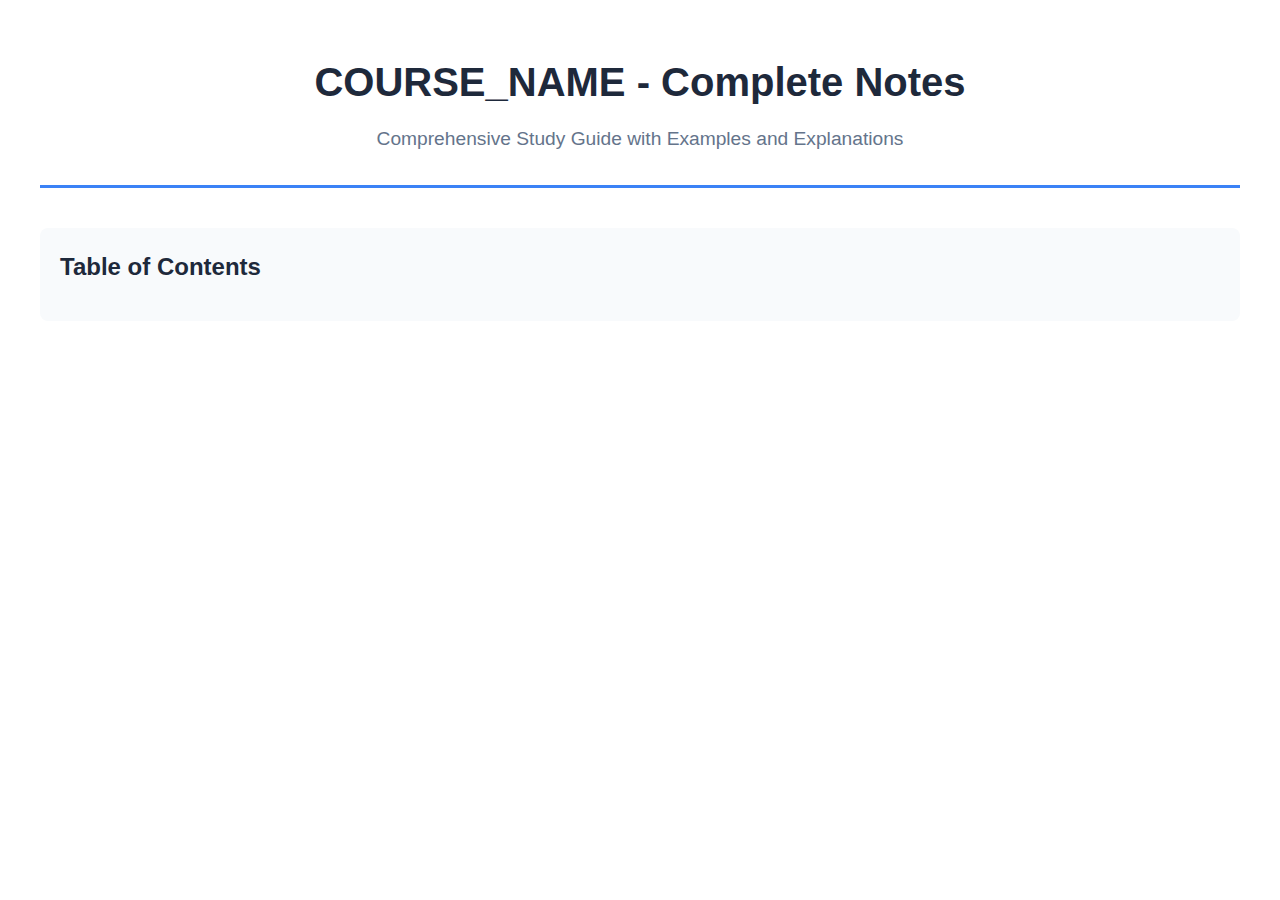
<file: Course_Notes/template.html>
<!DOCTYPE html>
<html lang="en">
<head>
    <meta charset="UTF-8">
    <meta name="viewport" content="width=device-width, initial-scale=1.0">
    <title>Course Notes Template</title>
    <style>
        * {
            margin: 0;
            padding: 0;
            box-sizing: border-box;
        }
        
        body {
            font-family: 'Segoe UI', Tahoma, Geneva, Verdana, sans-serif;
            line-height: 1.6;
            color: #333;
            background: #fff;
            padding: 20px;
        }
        
        @media print {
            body {
                padding: 0;
            }
            .no-print {
                display: none;
            }
        }
        
        .container {
            max-width: 1200px;
            margin: 0 auto;
            background: #fff;
        }
        
        header {
            text-align: center;
            padding: 30px 0;
            border-bottom: 3px solid #3b82f6;
            margin-bottom: 40px;
        }
        
        h1 {
            color: #1e293b;
            font-size: 2.5em;
            margin-bottom: 10px;
        }
        
        .subtitle {
            color: #64748b;
            font-size: 1.2em;
        }
        
        .video-section {
            margin-bottom: 50px;
            page-break-inside: avoid;
        }
        
        .video-header {
            background: linear-gradient(135deg, #3b82f6, #8b5cf6);
            color: white;
            padding: 20px;
            border-radius: 8px;
            margin-bottom: 20px;
        }
        
        .video-number {
            display: inline-block;
            background: rgba(255, 255, 255, 0.2);
            padding: 5px 15px;
            border-radius: 20px;
            font-weight: bold;
            margin-bottom: 10px;
        }
        
        .video-title {
            font-size: 1.8em;
            margin: 10px 0;
        }
        
        .topic-dropdown {
            margin-bottom: 20px;
            border: 1px solid #e2e8f0;
            border-radius: 8px;
            overflow: hidden;
        }
        
        .topic-header {
            background: #f8fafc;
            padding: 15px 20px;
            cursor: pointer;
            display: flex;
            justify-content: space-between;
            align-items: center;
            font-weight: 600;
            color: #1e293b;
            transition: background 0.3s;
        }
        
        .topic-header:hover {
            background: #f1f5f9;
        }
        
        .topic-header.active {
            background: #e0e7ff;
            color: #3b82f6;
        }
        
        .topic-icon {
            transition: transform 0.3s;
        }
        
        .topic-header.active .topic-icon {
            transform: rotate(180deg);
        }
        
        .topic-content {
            max-height: 0;
            overflow: hidden;
            transition: max-height 0.3s ease;
        }
        
        .topic-content.active {
            max-height: 5000px;
        }
        
        .topic-body {
            padding: 20px;
            background: #fff;
        }
        
        .topic-body h3 {
            color: #1e293b;
            margin-bottom: 15px;
            font-size: 1.3em;
        }
        
        .topic-body p {
            margin-bottom: 15px;
            color: #475569;
        }
        
        .code-block {
            background: #1e293b;
            color: #e2e8f0;
            padding: 20px;
            border-radius: 8px;
            margin: 15px 0;
            overflow-x: auto;
            font-family: 'Courier New', monospace;
            font-size: 0.9em;
            line-height: 1.5;
        }
        
        .code-block code {
            color: #e2e8f0;
        }
        
        .example-box {
            background: #f8fafc;
            border-left: 4px solid #3b82f6;
            padding: 15px;
            margin: 15px 0;
            border-radius: 4px;
        }
        
        .example-box h4 {
            color: #3b82f6;
            margin-bottom: 10px;
        }
        
        .note-tip {
            background: #fef3c7;
            border-left: 4px solid #f59e0b;
            padding: 15px;
            margin: 15px 0;
            border-radius: 4px;
        }
        
        .note-tip h4 {
            color: #d97706;
            margin-bottom: 10px;
        }
        
        .note-warning {
            background: #fee2e2;
            border-left: 4px solid #ef4444;
            padding: 15px;
            margin: 15px 0;
            border-radius: 4px;
        }
        
        .note-warning h4 {
            color: #dc2626;
            margin-bottom: 10px;
        }
        
        ul, ol {
            margin-left: 20px;
            margin-bottom: 15px;
        }
        
        li {
            margin-bottom: 8px;
            color: #475569;
        }
        
        .toc {
            background: #f8fafc;
            padding: 20px;
            border-radius: 8px;
            margin-bottom: 40px;
        }
        
        .toc h2 {
            color: #1e293b;
            margin-bottom: 15px;
        }
        
        .toc ul {
            list-style: none;
            margin-left: 0;
        }
        
        .toc li {
            padding: 8px 0;
            border-bottom: 1px solid #e2e8f0;
        }
        
        .toc a {
            color: #3b82f6;
            text-decoration: none;
        }
        
        .toc a:hover {
            text-decoration: underline;
        }
        
        @media print {
            .video-section {
                page-break-inside: avoid;
            }
            .topic-content {
                max-height: none !important;
            }
        }
    </style>
</head>
<body>
    <div class="container">
        <header>
            <h1>COURSE_NAME - Complete Notes</h1>
            <p class="subtitle">Comprehensive Study Guide with Examples and Explanations</p>
        </header>
        
        <div class="toc no-print">
            <h2>Table of Contents</h2>
            <ul id="toc-list">
                <!-- TOC will be generated by JavaScript -->
            </ul>
        </div>
        
        <!-- Video sections will be inserted here -->
        <div id="content"></div>
    </div>
    
    <script>
        // Toggle dropdown functionality
        document.addEventListener('DOMContentLoaded', function() {
            const headers = document.querySelectorAll('.topic-header');
            headers.forEach(header => {
                header.addEventListener('click', function() {
                    const content = this.nextElementSibling;
                    const isActive = this.classList.contains('active');
                    
                    // Close all other dropdowns
                    headers.forEach(h => {
                        if (h !== this) {
                            h.classList.remove('active');
                            h.nextElementSibling.classList.remove('active');
                        }
                    });
                    
                    // Toggle current dropdown
                    if (isActive) {
                        this.classList.remove('active');
                        content.classList.remove('active');
                    } else {
                        this.classList.add('active');
                        content.classList.add('active');
                    }
                });
            });
            
            // Generate TOC
            const videoSections = document.querySelectorAll('.video-section');
            const tocList = document.getElementById('toc-list');
            videoSections.forEach((section, index) => {
                const title = section.querySelector('.video-title').textContent;
                const videoNum = section.querySelector('.video-number').textContent;
                const li = document.createElement('li');
                li.innerHTML = `<a href="#video-${index + 1}">${videoNum} - ${title}</a>`;
                section.id = `video-${index + 1}`;
                tocList.appendChild(li);
            });
        });
    </script>
</body>
</html>
</file>
<file: css/common.css>
/* ============================================
   COMMON CSS FILE - Code_Infinity
   Shared styles for all pages
   ============================================ */

/* Mobile-first base styles */
* {
    -webkit-font-smoothing: antialiased;
    -moz-osx-font-smoothing: grayscale;
}

/* Ensure touch targets are at least 44x44px on mobile */
@media (max-width: 768px) {
    button,
    .btn,
    .dropdown-toggle,
    .nav-links a,
    .course-action-btn,
    .category-tab,
    .theme-option,
    .dropdown-item {
        min-height: 44px;
    }
}

/* CSS Variables for Themes */
:root {
    /* Neon Nexus Theme (Default) - Vibrant glowing neon */
    --neon-cyan: #00ffff;
    --neon-pink: #ff00ff;
    --neon-green: #00ff80;
    --neon-purple: #b967ff;
    --neon-orange: #ff7b00;
    --dark-bg: #0a0a0a;
    --darker-bg: #050505;
    --card-bg: rgba(15, 23, 42, 0.8);
    --text-primary: #ffffff;
    --text-secondary: #a0a0ff;
    --border-color: rgba(0, 255, 255, 0.3);
    --shadow-glow: rgba(0, 255, 255, 0.6);
}

/* Neon Nexus specific enhancements */
body {
    background: linear-gradient(135deg, #0a0a0a, #1a1a2e, #0f0f23);
}

.section-title {
    text-shadow: 0 0 15px var(--shadow-glow);
}

.stat-number {
    text-shadow: 0 0 12px var(--shadow-glow);
}

.course-card:hover,
.video-card:hover {
    box-shadow: 0 0 30px var(--shadow-glow);
}

.about-icon-box {
    box-shadow: 0 0 20px rgba(0, 255, 255, 0.15);
}

.footer-column h3 {
    text-shadow: 0 0 8px var(--shadow-glow);
}

/* Dark Theme - GitHub-inspired minimal dark */
[data-theme="dark"] {
    --neon-cyan: #58a6ff;
    --neon-pink: #f778ba;
    --neon-green: #3fb950;
    --neon-purple: #a371f7;
    --neon-orange: #d29922;
    --dark-bg: #0d1117;
    --darker-bg: #010409;
    --card-bg: rgba(22, 27, 34, 0.95);
    --text-primary: #e6edf3;
    --text-secondary: #8b949e;
    --border-color: rgba(48, 54, 61, 0.8);
    --shadow-glow: rgba(88, 166, 255, 0.2);
}

[data-theme="dark"] body {
    background: #0d1117;
    color: var(--text-primary);
}

[data-theme="dark"] header {
    background: rgba(13, 17, 23, 0.98);
    border-bottom-color: var(--border-color);
}

[data-theme="dark"] .hero h1 {
    background: linear-gradient(90deg, #58a6ff, #a371f7, #f778ba);
    -webkit-background-clip: text;
    background-clip: text;
    color: transparent;
}

[data-theme="dark"] .hero-subtitle,
[data-theme="dark"] .welcome {
    color: var(--neon-cyan);
}

[data-theme="dark"] .hero p,
[data-theme="dark"] .hero-intro {
    color: var(--text-secondary);
}

[data-theme="dark"] .about {
    background: rgba(1, 4, 9, 0.9);
    border-color: var(--border-color);
}

[data-theme="dark"] .about-text h2 {
    color: var(--neon-cyan);
    text-shadow: none;
}

[data-theme="dark"] .about-text p {
    color: var(--text-secondary);
}

[data-theme="dark"] .about-icon-box {
    background: rgba(88, 166, 255, 0.08);
    border-color: rgba(88, 166, 255, 0.2);
}

[data-theme="dark"] .about-icon-box i {
    color: var(--neon-cyan);
}

[data-theme="dark"] .stat {
    background: var(--card-bg);
    border-color: var(--border-color);
}

[data-theme="dark"] footer {
    background: var(--darker-bg);
    border-color: var(--border-color);
}

[data-theme="dark"] .footer-column h3 {
    color: var(--neon-cyan);
    text-shadow: none;
}

[data-theme="dark"] .footer-column h3::after {
    background: var(--neon-cyan);
}

[data-theme="dark"] .footer-column p,
[data-theme="dark"] .footer-links a {
    color: var(--text-secondary);
}

[data-theme="dark"] .footer-links a:hover {
    color: var(--neon-cyan);
}

[data-theme="dark"] .copyright {
    color: var(--text-secondary);
    border-color: var(--border-color);
}

[data-theme="dark"] .section-title {
    color: var(--neon-cyan);
    text-shadow: none;
}

[data-theme="dark"] .stat-number {
    color: var(--neon-cyan);
    text-shadow: none;
}

[data-theme="dark"] .stat-label {
    color: var(--text-secondary);
}

[data-theme="dark"] .course-card,
[data-theme="dark"] .video-card,
[data-theme="dark"] .phase-section {
    background: var(--card-bg);
    border-color: var(--border-color);
    box-shadow: none;
}

[data-theme="dark"] .course-card:hover,
[data-theme="dark"] .video-card:hover {
    border-color: var(--neon-cyan);
    box-shadow: 0 4px 12px rgba(0, 0, 0, 0.3);
}

[data-theme="dark"] .course-title,
[data-theme="dark"] .video-title {
    color: var(--text-primary);
}

[data-theme="dark"] .course-desc,
[data-theme="dark"] .course-features li,
[data-theme="dark"] .video-topics li {
    color: var(--text-secondary);
}

[data-theme="dark"] .social-links a {
    background: var(--card-bg);
    border-color: var(--border-color);
    color: var(--neon-cyan);
}

[data-theme="dark"] .social-links a:hover {
    background: var(--neon-cyan);
    color: var(--dark-bg);
}

[data-theme="dark"] .stat,
[data-theme="dark"] .feature {
    background: var(--card-bg);
    border-color: var(--border-color);
}

[data-theme="dark"] .category-tab {
    background: var(--card-bg);
    color: var(--text-secondary);
    border-color: var(--border-color);
}

[data-theme="dark"] .category-tab.active {
    background: linear-gradient(135deg, var(--neon-cyan), var(--neon-pink));
    color: var(--dark-bg);
}

[data-theme="dark"] .dropdown-menu {
    background: rgba(13, 17, 23, 0.98);
    border-color: var(--border-color);
}

[data-theme="dark"] .dropdown-item,
[data-theme="dark"] .theme-option {
    color: var(--text-secondary);
}

[data-theme="dark"] .dropdown-item:hover,
[data-theme="dark"] .theme-option:hover {
    color: var(--neon-cyan);
    background: rgba(0, 212, 255, 0.1);
}

/* White/Light Theme */
[data-theme="white"] {
    --neon-cyan: #0066cc;
    --neon-pink: #cc0066;
    --neon-green: #00996b;
    --neon-purple: #6633cc;
    --neon-orange: #e65c00;
    --dark-bg: #ffffff;
    --darker-bg: #f0f4f8;
    --card-bg: #ffffff;
    --text-primary: #1a1a2e;
    --text-secondary: #4a4a6a;
    --border-color: rgba(0, 0, 0, 0.12);
    --shadow-glow: rgba(0, 102, 204, 0.25);
}

[data-theme="white"] body {
    background: linear-gradient(135deg, #f8fafc, #e2e8f0);
    color: var(--text-primary);
}

[data-theme="white"] header {
    background: rgba(255, 255, 255, 0.98);
    border-bottom-color: var(--border-color);
    box-shadow: 0 2px 10px rgba(0, 0, 0, 0.05);
}

[data-theme="white"] .nav-links a {
    color: var(--text-secondary);
}

[data-theme="white"] .nav-links a:hover {
    color: var(--neon-cyan);
}

[data-theme="white"] .hero h1 {
    background: linear-gradient(90deg, #0066cc, #6633cc, #cc0066);
    -webkit-background-clip: text;
    background-clip: text;
    color: transparent;
}

[data-theme="white"] .welcome {
    color: var(--neon-cyan);
}

[data-theme="white"] .hero p,
[data-theme="white"] .hero-intro {
    color: var(--text-secondary);
    text-shadow: none;
}

[data-theme="white"] .hero-subtitle {
    color: var(--neon-cyan);
}

[data-theme="white"] .about,
[data-theme="white"] .section.about {
    background: var(--darker-bg);
    border-color: rgba(0, 0, 0, 0.1);
}

[data-theme="white"] .about-text h2,
[data-theme="white"] .section.about h2 {
    color: var(--neon-cyan);
    text-shadow: none;
}

[data-theme="white"] .about-text p,
[data-theme="white"] .section.about p {
    color: var(--text-secondary);
}

[data-theme="white"] .about-visual > div {
    background: rgba(0, 102, 204, 0.05) !important;
    border-color: rgba(0, 102, 204, 0.2) !important;
}

[data-theme="white"] .about-visual i {
    color: var(--neon-cyan) !important;
}

[data-theme="white"] .stat {
    background: var(--card-bg);
    border-color: rgba(0, 0, 0, 0.1);
    box-shadow: 0 2px 6px rgba(0, 0, 0, 0.05);
}

[data-theme="white"] .stat:hover {
    box-shadow: 0 4px 12px rgba(0, 0, 0, 0.1);
}

[data-theme="white"] .stat-number {
    color: var(--neon-cyan);
    text-shadow: none;
}

[data-theme="white"] .stat-label {
    color: var(--text-secondary);
}

[data-theme="white"] footer {
    background: var(--darker-bg);
}

[data-theme="white"] .footer-column h3 {
    color: var(--neon-cyan);
    text-shadow: none;
}

[data-theme="white"] .footer-column h3::after {
    background: var(--neon-cyan);
}

[data-theme="white"] .footer-column p,
[data-theme="white"] .footer-links a {
    color: var(--text-secondary);
}

[data-theme="white"] .footer-links a:hover {
    color: var(--neon-cyan);
}

[data-theme="white"] .copyright {
    color: var(--text-secondary);
    border-color: rgba(0, 0, 0, 0.1);
}

[data-theme="white"] .copyright {
    color: var(--text-secondary);
    border-top-color: var(--border-color);
}

[data-theme="white"] .section-title {
    color: var(--neon-cyan);
    text-shadow: none;
}

[data-theme="white"] .stat {
    background: var(--card-bg);
    border-color: var(--border-color);
    box-shadow: 0 2px 8px rgba(0, 0, 0, 0.06);
}

[data-theme="white"] .stat-number {
    color: var(--neon-cyan);
    text-shadow: none;
}

[data-theme="white"] .stat-label {
    color: var(--text-secondary);
}

[data-theme="white"] .course-card,
[data-theme="white"] .video-card,
[data-theme="white"] .phase-section {
    background: var(--card-bg);
    border-color: var(--border-color);
    box-shadow: 0 2px 8px rgba(0, 0, 0, 0.06);
}

[data-theme="white"] .course-card:hover,
[data-theme="white"] .video-card:hover {
    box-shadow: 0 8px 25px rgba(0, 0, 0, 0.12);
}

[data-theme="white"] .course-title {
    color: var(--text-primary);
}

[data-theme="white"] .course-desc,
[data-theme="white"] .course-features li {
    color: var(--text-secondary);
}

[data-theme="white"] .video-title {
    color: var(--text-primary);
}

[data-theme="white"] .video-topics li {
    color: var(--text-secondary);
}

[data-theme="white"] .phase-title {
    color: var(--neon-cyan);
    border-bottom-color: var(--neon-cyan);
}

[data-theme="white"] .feature {
    background: var(--card-bg);
    border-color: var(--border-color);
    box-shadow: 0 2px 8px rgba(0, 0, 0, 0.06);
}

[data-theme="white"] .feature h3 {
    color: var(--neon-cyan);
}

[data-theme="white"] .feature p {
    color: var(--text-secondary);
}

[data-theme="white"] .category-tab {
    background: var(--card-bg);
    color: var(--text-secondary);
    border-color: var(--border-color);
}

[data-theme="white"] .category-tab:hover:not(.active) {
    border-color: var(--neon-cyan);
    color: var(--neon-cyan);
}

[data-theme="white"] .category-tab.active {
    background: linear-gradient(135deg, var(--neon-cyan), var(--neon-pink));
    color: white;
}

[data-theme="white"] .dropdown-toggle {
    color: var(--text-secondary);
}

[data-theme="white"] .dropdown-toggle:hover {
    color: var(--neon-cyan);
}

[data-theme="white"] .dropdown-menu {
    background: var(--card-bg);
    border-color: var(--border-color);
    box-shadow: 0 10px 30px rgba(0, 0, 0, 0.15);
}

[data-theme="white"] .dropdown-item,
[data-theme="white"] .theme-option {
    color: var(--text-secondary);
}

[data-theme="white"] .dropdown-item:hover,
[data-theme="white"] .theme-option:hover {
    color: var(--neon-cyan);
    background: rgba(0, 102, 204, 0.08);
}

[data-theme="white"] .theme-option.active {
    background: rgba(0, 102, 204, 0.12);
    color: var(--neon-cyan);
}

[data-theme="white"] .social-links a {
    background: var(--card-bg);
    color: var(--neon-cyan);
    border-color: var(--border-color);
}

[data-theme="white"] .btn-secondary {
    color: var(--neon-cyan);
    border-color: var(--neon-cyan);
}

[data-theme="white"] .btn-secondary:hover {
    background: rgba(0, 102, 204, 0.08);
}

[data-theme="white"] .details-btn {
    background: rgba(0, 102, 204, 0.08);
    color: var(--neon-cyan);
    border-color: var(--neon-cyan);
}

[data-theme="white"] .details-btn:hover {
    background: var(--neon-cyan);
    color: white;
}

[data-theme="white"] .glass {
    background: rgba(0, 102, 204, 0.05);
}

[data-theme="white"] .logo-img {
    filter: drop-shadow(0 0 5px rgba(0, 102, 204, 0.3));
}

[data-theme="white"] .tech-item,
[data-theme="white"] .additional-tech-item {
    background: var(--card-bg);
    border-color: var(--border-color);
    box-shadow: 0 2px 8px rgba(0, 0, 0, 0.06);
}

[data-theme="white"] .tech-name,
[data-theme="white"] .additional-tech-name {
    color: var(--text-primary);
}

/* Base Styles */
* {
    margin: 0;
    padding: 0;
    box-sizing: border-box;
}

body {
    font-family: 'Segoe UI', Tahoma, Geneva, Verdana, sans-serif;
    background: linear-gradient(135deg, var(--dark-bg), #1a1a2e);
    color: var(--text-primary);
    min-height: 100vh;
    overflow-x: hidden;
    transition: background 0.3s ease, color 0.3s ease;
}

/* Ensure all text elements use theme variables */
h1, h2, h3, h4, h5, h6, p, span, a, li, td, th {
    color: inherit;
}

/* Ensure cards use theme variables */
.course-card, .video-card, .phase-section, .stat, .feature {
    background: var(--card-bg);
    border-color: var(--border-color);
    color: var(--text-primary);
    transition: all 0.3s ease;
}

/* Header & Navigation */
header {
    position: fixed;
    top: 0;
    left: 0;
    width: 100%;
    z-index: 1000;
    background: rgba(10, 10, 10, 0.9);
    backdrop-filter: blur(10px);
    border-bottom: 1px solid var(--border-color);
    padding: 1rem 2rem;
    transition: all 0.3s ease;
    min-height: 70px;
    box-sizing: border-box;
}

[data-theme="white"] header {
    background: rgba(255, 255, 255, 0.95);
    border-bottom-color: var(--border-color);
}

.navbar {
    display: flex;
    justify-content: space-between;
    align-items: center;
    max-width: 1400px;
    margin: 0 auto;
    flex-wrap: wrap;
    gap: 1rem;
}

.logo {
    display: flex;
    align-items: center;
    gap: 1rem;
}

.logo-img {
    height: 50px;
    filter: drop-shadow(0 0 10px var(--neon-cyan));
    transition: filter 0.3s ease;
}

.nav-links {
    display: flex;
    gap: 2rem;
    align-items: center;
    flex-wrap: wrap;
}

.nav-links a {
    color: var(--text-secondary);
    text-decoration: none;
    font-weight: 500;
    transition: all 0.3s ease;
    position: relative;
    padding: 0.5rem 0;
}

.nav-links a:hover {
    color: var(--neon-cyan);
}

.nav-links a::after {
    content: '';
    position: absolute;
    bottom: 0;
    left: 0;
    width: 0;
    height: 2px;
    background: linear-gradient(90deg, var(--neon-cyan), var(--neon-pink));
    transition: width 0.3s ease;
}

.nav-links a:hover::after {
    width: 100%;
}

/* Dropdown Styles */
.dropdown {
    position: relative;
}

.dropdown-toggle {
    display: flex;
    align-items: center;
    gap: 0.5rem;
    cursor: pointer;
    color: var(--text-secondary);
    font-weight: 500;
    padding: 0.5rem 0;
    transition: all 0.3s ease;
    user-select: none;
}

.dropdown-toggle:hover {
    color: var(--neon-cyan);
}

.dropdown-toggle i {
    transition: transform 0.3s ease;
}

.dropdown.active .dropdown-toggle i {
    transform: rotate(180deg);
}

.dropdown-menu {
    position: absolute;
    top: 100%;
    left: 0;
    background: rgba(10, 10, 10, 0.95);
    backdrop-filter: blur(20px);
    border: 1px solid var(--border-color);
    border-radius: 8px;
    padding: 1rem;
    min-width: 250px;
    opacity: 0;
    visibility: hidden;
    transform: translateY(-10px);
    transition: all 0.3s ease;
    box-shadow: 0 10px 30px rgba(0, 0, 0, 0.5);
    z-index: 1000;
}

[data-theme="white"] .dropdown-menu {
    background: rgba(255, 255, 255, 0.98);
    box-shadow: 0 10px 30px rgba(0, 0, 0, 0.1);
}

.dropdown.active .dropdown-menu {
    opacity: 1;
    visibility: visible;
    transform: translateY(0);
}

.dropdown-item {
    display: flex;
    align-items: center;
    gap: 0.75rem;
    padding: 0.75rem 1rem;
    color: var(--text-secondary);
    text-decoration: none;
    border-radius: 6px;
    transition: all 0.3s ease;
    margin-bottom: 0.5rem;
    cursor: pointer;
}

.dropdown-item:last-child {
    margin-bottom: 0;
}

.dropdown-item:hover {
    background: rgba(0, 255, 255, 0.1);
    color: var(--neon-cyan);
    transform: translateX(5px);
}

[data-theme="white"] .dropdown-item:hover {
    background: rgba(0, 102, 204, 0.1);
}

.dropdown-item.coming-soon {
    opacity: 0.6;
    position: relative;
    cursor: not-allowed;
}

.coming-soon-badge {
    background: linear-gradient(135deg, var(--neon-purple), var(--neon-pink));
    color: var(--dark-bg);
    padding: 0.2rem 0.5rem;
    border-radius: 12px;
    font-size: 0.7rem;
    font-weight: 700;
    margin-left: auto;
}

[data-theme="white"] .coming-soon-badge {
    color: white;
}

.dropdown-icon {
    width: 20px;
    height: 20px;
    flex-shrink: 0;
}

.course-icon {
    font-size: 1.2rem;
}

/* Theme Dropdown Specific */
.theme-dropdown .dropdown-menu {
    min-width: 200px;
}

.theme-option {
    display: flex;
    align-items: center;
    justify-content: space-between;
    padding: 0.75rem 1rem;
    cursor: pointer;
    border-radius: 6px;
    transition: all 0.3s ease;
}

.theme-option:hover {
    background: rgba(0, 255, 255, 0.1);
}

.theme-option.active {
    background: rgba(0, 255, 255, 0.2);
    color: var(--neon-cyan);
}

.theme-option.active::after {
    content: '✓';
    color: var(--neon-cyan);
    font-weight: bold;
}

.current-indicator {
    font-size: 0.85rem;
    opacity: 0.7;
    margin-left: auto;
    color: var(--neon-cyan);
}

/* Buttons */
.cta-button {
    background: linear-gradient(135deg, var(--neon-cyan), var(--neon-pink));
    color: var(--dark-bg);
    border: none;
    padding: 0.7rem 1.5rem;
    border-radius: 8px;
    font-weight: 700;
    cursor: pointer;
    transition: all 0.3s ease;
    box-shadow: 0 0 15px var(--shadow-glow);
    white-space: nowrap;
}

[data-theme="white"] .cta-button {
    color: white;
}

.cta-button:hover {
    transform: translateY(-3px);
    box-shadow: 0 0 20px var(--shadow-glow);
}

.btn {
    padding: 1rem 2rem;
    border-radius: 8px;
    font-weight: 700;
    text-decoration: none;
    transition: all 0.3s ease;
    display: inline-flex;
    align-items: center;
    gap: 0.5rem;
    border: none;
    cursor: pointer;
}

.btn-primary {
    background: linear-gradient(135deg, var(--neon-cyan), var(--neon-pink));
    color: var(--dark-bg);
    box-shadow: 0 0 20px var(--shadow-glow);
}

[data-theme="white"] .btn-primary {
    color: white;
}

.btn-primary:hover {
    transform: translateY(-3px);
    box-shadow: 0 0 30px var(--shadow-glow);
}

.btn-secondary {
    background: transparent;
    color: var(--neon-cyan);
    border: 2px solid var(--neon-cyan);
    box-shadow: 0 0 15px rgba(0, 255, 255, 0.3);
}

.btn-secondary:hover {
    background: rgba(0, 255, 255, 0.1);
    transform: translateY(-3px);
    box-shadow: 0 0 20px var(--shadow-glow);
}

/* Phase Navigation */
.phase-btn-container {
    display: flex;
    justify-content: space-between;
    gap: 1rem;
    margin-top: 2rem;
    flex-wrap: wrap;
}

.next-phase-btn,
.prev-phase-btn {
    background: linear-gradient(135deg, var(--neon-cyan), var(--neon-pink));
    color: var(--dark-bg);
    border: none;
    padding: 0.75rem 1.5rem;
    border-radius: 8px;
    font-weight: 600;
    cursor: pointer;
    transition: all 0.3s ease;
    box-shadow: 0 0 15px var(--shadow-glow);
    display: inline-flex;
    align-items: center;
    gap: 0.5rem;
}

.prev-phase-btn {
    background: transparent;
    border: 2px solid var(--neon-cyan);
    color: var(--neon-cyan);
    box-shadow: none;
}

[data-theme="white"] .next-phase-btn {
    color: white;
}

[data-theme="white"] .prev-phase-btn {
    color: var(--neon-cyan);
}

.next-phase-btn:hover,
.prev-phase-btn:hover {
    transform: translateY(-2px);
    box-shadow: 0 0 25px var(--shadow-glow);
}

.prev-phase-btn:hover {
    background: var(--neon-cyan);
    color: var(--dark-bg);
}

[data-theme="white"] .prev-phase-btn:hover {
    color: white;
}

.next-phase-btn:disabled,
.prev-phase-btn:disabled {
    opacity: 0.5;
    cursor: not-allowed;
    transform: none;
}

/* Responsive Design */
@media (max-width: 1024px) {
    .navbar {
        flex-direction: row;
    }
    
    .nav-links {
        gap: 1rem;
    }
    
    .about-content {
        grid-template-columns: 1fr;
    }
    
    .footer-content {
        grid-template-columns: 1.5fr 1fr 1fr 1fr;
        gap: 1.5rem;
    }
}

/* Mobile Menu Toggle Button */
.mobile-menu-toggle {
    display: none;
    background: transparent;
    border: 2px solid var(--neon-cyan);
    color: var(--neon-cyan);
    padding: 0.5rem;
    border-radius: 6px;
    cursor: pointer;
    font-size: 1.5rem;
    width: 44px;
    height: 44px;
    align-items: center;
    justify-content: center;
    transition: all 0.3s ease;
    z-index: 1001;
}

.mobile-menu-toggle:hover {
    background: rgba(0, 255, 255, 0.1);
    box-shadow: 0 0 10px rgba(0, 255, 255, 0.3);
}

.mobile-menu-toggle.active {
    background: var(--neon-cyan);
    color: var(--dark-bg);
}

[data-theme="white"] .mobile-menu-toggle {
    border-color: var(--neon-cyan);
    color: var(--neon-cyan);
}

[data-theme="white"] .mobile-menu-toggle:hover {
    background: rgba(0, 102, 204, 0.1);
}

[data-theme="white"] .mobile-menu-toggle.active {
    background: var(--neon-cyan);
    color: white;
}

@media (max-width: 768px) {
    header {
        padding: 0.85rem 1rem;
    }
    
    .navbar {
        flex-direction: row;
        align-items: center;
        justify-content: space-between;
        gap: 0.75rem;
        position: relative;
    }
    
    .mobile-menu-toggle {
        display: flex;
        order: 1;
        flex-shrink: 0;
    }
    
    .logo {
        order: 2;
        margin-bottom: 0;
        flex: 1;
        display: flex;
        justify-content: center;
        margin-left: auto;
        margin-right: auto;
    }
    
    .theme-dropdown,
    .cta-button {
        order: 3;
        flex-shrink: 0;
    }
    
    .nav-links {
        position: fixed;
        top: 0;
        left: 0;
        width: 100%;
        height: 100vh;
        background: rgba(10, 10, 10, 0.98);
        backdrop-filter: blur(20px);
        flex-direction: column;
        align-items: center;
        justify-content: flex-start;
        padding: 80px 2rem 2rem;
        gap: 1.5rem;
        transform: translateX(-100%);
        transition: transform 0.3s cubic-bezier(0.4, 0, 0.2, 1);
        z-index: 1000;
        overflow-y: auto;
        -webkit-overflow-scrolling: touch;
    }
    
    [data-theme="dark"] .nav-links {
        background: rgba(13, 17, 23, 0.98);
    }
    
    [data-theme="white"] .nav-links {
        background: rgba(255, 255, 255, 0.98);
    }
    
    .nav-links.active {
        transform: translateX(0);
    }
    
    .nav-links > a {
        font-size: 1.1rem;
        padding: 1rem 1.5rem;
        width: 100%;
        max-width: 300px;
        text-align: center;
        border-radius: 8px;
        background: rgba(255, 255, 255, 0.05);
        border: 1px solid rgba(255, 255, 255, 0.1);
        transition: all 0.3s ease;
    }
    
    [data-theme="white"] .nav-links > a {
        background: rgba(0, 0, 0, 0.03);
        border-color: rgba(0, 0, 0, 0.1);
    }
    
    .nav-links > a:hover {
        background: rgba(0, 255, 255, 0.15);
        transform: translateY(-2px);
    }
    
    [data-theme="white"] .nav-links > a:hover {
        background: rgba(0, 102, 204, 0.1);
    }
    
    /* Dropdown within mobile menu */
    .nav-links > .dropdown {
        width: 100%;
        max-width: 300px;
        position: relative;
    }
    
    .nav-links > .dropdown .dropdown-toggle {
        width: 100%;
        padding: 1rem 1.5rem;
        font-size: 1.1rem;
        text-align: center;
        border-radius: 8px;
        background: rgba(255, 255, 255, 0.05);
        border: 1px solid rgba(255, 255, 255, 0.1);
        justify-content: center;
        min-height: 48px;
    }
    
    [data-theme="white"] .nav-links > .dropdown .dropdown-toggle {
        background: rgba(0, 0, 0, 0.03);
        border-color: rgba(0, 0, 0, 0.1);
    }
    
    .nav-links > .dropdown .dropdown-menu {
        position: relative !important;
        top: auto !important;
        left: auto !important;
        right: auto !important;
        transform: none !important;
        width: 100% !important;
        max-width: 100% !important;
        margin-top: 0.5rem;
        padding: 0.75rem;
        background: rgba(255, 255, 255, 0.08);
        border: 1px solid rgba(255, 255, 255, 0.15);
        border-radius: 8px;
        box-shadow: 0 4px 12px rgba(0, 0, 0, 0.3);
        opacity: 1;
        visibility: visible;
        display: none;
        max-height: 50vh;
        overflow-y: auto;
        -webkit-overflow-scrolling: touch;
    }
    
    .nav-links > .dropdown.active .dropdown-menu {
        display: block;
        transform: none !important;
    }
    
    .nav-links > .dropdown .dropdown-item {
        padding: 0.75rem 0.85rem;
        font-size: 0.9rem;
        margin-bottom: 0.4rem;
    }
    
    .nav-links > .dropdown .dropdown-item .course-icon {
        font-size: 1.1rem;
        min-width: 20px;
    }
    
    .nav-links > .dropdown .dropdown-item > div {
        font-size: 0.85rem;
    }
    
    .nav-links > .dropdown .dropdown-item > div > div:first-child {
        font-size: 0.9rem;
        font-weight: 600;
    }
    
    .nav-links > .dropdown .dropdown-item > div > div:last-child {
        font-size: 0.75rem;
        margin-top: 0.2rem;
    }
    
    [data-theme="white"] .nav-links > .dropdown .dropdown-menu {
        background: rgba(0, 0, 0, 0.05);
        border-color: rgba(0, 0, 0, 0.1);
    }
    
    .nav-links > .dropdown .dropdown-item {
        background: rgba(255, 255, 255, 0.05);
        margin-bottom: 0.5rem;
        padding: 0.9rem 1rem;
    }
    
    [data-theme="white"] .nav-links > .dropdown .dropdown-item {
        background: rgba(0, 0, 0, 0.03);
    }
    
    .theme-dropdown,
    .cta-button {
        order: 2;
        display: none;
    }
    
    .theme-dropdown {
        display: block;
        width: 100%;
        max-width: 300px;
        margin: 0 auto;
    }
    
    .cta-button {
        display: block;
        width: 100%;
        max-width: 300px;
        margin: 1rem auto 0;
        padding: 1rem;
    }
    
    /* Mobile menu overlay */
    .mobile-menu-overlay {
        display: none;
        position: fixed;
        top: 0;
        left: 0;
        width: 100%;
        height: 100%;
        background: rgba(0, 0, 0, 0.5);
        z-index: 999;
        opacity: 0;
        transition: opacity 0.3s ease;
    }
    
    .mobile-menu-overlay.active {
        display: block;
        opacity: 1;
    }
    
    .dropdown-menu {
        position: fixed;
        left: 50%;
        transform: translateX(-50%) translateY(-10px);
        width: 90%;
        max-width: 320px;
    }
    
    .dropdown.active .dropdown-menu {
        transform: translateX(-50%) translateY(0);
    }
    
    .hero h1 {
        font-size: 2.25rem;
    }
    
    .hero p {
        font-size: 1rem;
    }
    
    .hero-buttons {
        flex-direction: column;
        align-items: center;
        width: 100%;
        gap: 0.85rem;
    }
    
    .btn {
        width: 100%;
        max-width: 280px;
    }
    
    .section {
        padding: 3rem 1.5rem;
    }
    
    .section-title {
        font-size: 2rem;
    }
    
    .about-content {
        grid-template-columns: 1fr;
        gap: 2rem;
    }
    
    .stats {
        grid-template-columns: repeat(2, 1fr);
        gap: 0.75rem;
    }
    
    .upcoming-grid {
        grid-template-columns: repeat(2, 1fr);
    }
    
    .footer-content {
        grid-template-columns: repeat(2, 1fr);
        gap: 1.5rem;
    }
}

@media (max-width: 480px) {
    /* Base mobile optimizations */
    * {
        -webkit-tap-highlight-color: rgba(0, 255, 255, 0.2);
    }
    
    html {
        font-size: 14px;
    }
    
    body {
        overflow-x: hidden;
        width: 100%;
    }
    
    header {
        padding: 0.7rem 0.75rem;
        position: sticky;
        top: 0;
        min-height: 60px;
    }
    
    .logo-img {
        height: 28px;
        width: auto;
    }
    
    .logo-text {
        font-size: 1.2rem;
    }
    
    .navbar {
        gap: 0.5rem;
        flex-wrap: nowrap;
        justify-content: space-between;
        align-items: center;
    }
    
    .mobile-menu-toggle {
        order: 1;
        flex-shrink: 0;
        width: 40px;
        height: 40px;
        font-size: 1.3rem;
        padding: 0.4rem;
    }
    
    .logo {
        order: 2;
        flex: 1;
        display: flex;
        justify-content: center;
        margin-left: auto;
        margin-right: auto;
    }
    
    .theme-dropdown,
    .cta-button {
        order: 3;
        flex-shrink: 0;
        display: none;
    }
    
    .nav-links {
        padding: 70px 1.5rem 2rem;
        gap: 1rem;
        max-height: 100vh;
        overflow-y: auto;
        -webkit-overflow-scrolling: touch;
    }
    
    .nav-links > a {
        font-size: 1rem;
        padding: 0.9rem 1.25rem;
        max-width: min(280px, calc(100vw - 3rem));
        min-height: 44px;
        display: flex;
        align-items: center;
        justify-content: center;
        width: 100%;
    }
    
    .nav-links > .dropdown {
        width: 100%;
        max-width: min(280px, calc(100vw - 3rem));
        font-size: 1rem;
    }
    
    .nav-links > .dropdown .dropdown-toggle {
        font-size: 1rem;
        padding: 0.9rem 1.25rem;
        min-height: 44px;
        display: flex;
        align-items: center;
        justify-content: center;
        width: 100%;
    }
    
    /* Mobile dropdown - centered modal style (for desktop dropdowns outside mobile menu) */
    .dropdown-menu:not(.nav-links .dropdown-menu) {
        position: fixed !important;
        top: 50% !important;
        left: 50% !important;
        right: auto !important;
        bottom: auto !important;
        transform: translate(-50%, -50%) scale(0.95);
        width: min(85%, 350px) !important;
        max-width: min(350px, calc(100vw - 2rem)) !important;
        max-height: min(65vh, calc(100vh - 4rem));
        overflow-y: auto;
        padding: 1rem;
        border-radius: 12px;
        z-index: 1001;
        -webkit-overflow-scrolling: touch;
        background: rgba(10, 10, 10, 0.98);
        backdrop-filter: blur(20px);
        border: 1px solid rgba(0, 255, 255, 0.3);
        box-shadow: 0 20px 60px rgba(0, 0, 0, 0.5);
        opacity: 0;
        visibility: hidden;
    }
    
    [data-theme="dark"] .dropdown-menu {
        background: rgba(13, 17, 23, 0.98);
        border-color: rgba(48, 54, 61, 0.8);
    }
    
    [data-theme="white"] .dropdown-menu {
        background: rgba(255, 255, 255, 0.98);
        border-color: rgba(0, 0, 0, 0.15);
        box-shadow: 0 20px 60px rgba(0, 0, 0, 0.2);
    }
    
    .dropdown-menu::before {
        display: none;
    }
    
    .dropdown.active .dropdown-menu:not(.nav-links .dropdown-menu) {
        opacity: 1;
        visibility: visible;
        transform: translate(-50%, -50%) scale(1);
    }
    
    /* Ensure dropdown items in mobile menu are properly sized */
    .nav-links > .dropdown .dropdown-menu {
        max-height: min(50vh, calc(100vh - 200px));
        overflow-y: auto;
        -webkit-overflow-scrolling: touch;
    }
    
    .nav-links > .dropdown .dropdown-item {
        padding: 0.7rem 0.75rem;
        font-size: 0.85rem;
        margin-bottom: 0.35rem;
        flex-wrap: wrap;
        min-height: auto;
        word-wrap: break-word;
        overflow-wrap: break-word;
    }
    
    .nav-links > .dropdown .dropdown-item .course-icon {
        font-size: 1rem;
        min-width: 18px;
        max-width: 18px;
        margin-right: 0.5rem;
        flex-shrink: 0;
    }
    
    .nav-links > .dropdown .dropdown-item > div {
        flex: 1;
        min-width: 0;
        max-width: calc(100% - 30px);
    }
    
    .nav-links > .dropdown .dropdown-item > div > div:first-child {
        font-size: 0.85rem;
        font-weight: 600;
        line-height: 1.3;
        word-wrap: break-word;
        overflow-wrap: break-word;
        hyphens: auto;
    }
    
    .nav-links > .dropdown .dropdown-item > div > div:last-child {
        font-size: 0.7rem;
        margin-top: 0.15rem;
        opacity: 0.8;
        word-wrap: break-word;
        overflow-wrap: break-word;
    }
    
    .dropdown-item {
        padding: 0.9rem 1rem;
        font-size: 0.95rem;
        border-radius: 10px;
        margin-bottom: 0.4rem;
        background: rgba(255, 255, 255, 0.05);
        border: 1px solid rgba(255, 255, 255, 0.08);
    }
    
    [data-theme="white"] .dropdown-item {
        background: rgba(0, 0, 0, 0.03);
        border-color: rgba(0, 0, 0, 0.06);
    }
    
    .dropdown-item:last-child {
        margin-bottom: 0;
    }
    
    .dropdown-item:hover,
    .dropdown-item:active {
        transform: none;
        background: rgba(0, 255, 255, 0.12);
    }
    
    [data-theme="white"] .dropdown-item:hover,
    [data-theme="white"] .dropdown-item:active {
        background: rgba(0, 102, 204, 0.08);
    }
    
    .dropdown-item i,
    .dropdown-item .course-icon {
        font-size: 1.25rem;
        min-width: 24px;
    }
    
    .theme-option {
        padding: 0.9rem 1rem;
        font-size: 0.95rem;
        border-radius: 10px;
        background: rgba(255, 255, 255, 0.05);
        border: 1px solid rgba(255, 255, 255, 0.08);
        margin-bottom: 0.4rem;
    }
    
    [data-theme="white"] .theme-option {
        background: rgba(0, 0, 0, 0.03);
        border-color: rgba(0, 0, 0, 0.06);
    }
    
    .theme-option:last-child {
        margin-bottom: 0;
    }
    
    /* Mobile dropdown animations */
    .dropdown-menu {
        transition: all 0.3s cubic-bezier(0.4, 0, 0.2, 1);
    }
    
    /* Coming soon badge in dropdown */
    .coming-soon-badge {
        font-size: 0.65rem;
        padding: 0.15rem 0.4rem;
    }
    
    .hero {
        padding: 0 1rem;
        min-height: 85vh;
        padding-top: 70px;
    }
    
    .hero h1 {
        font-size: 1.75rem;
        line-height: 1.2;
        margin-bottom: 1rem;
        letter-spacing: 1px;
    }
    
    .hero p {
        font-size: 0.9rem;
        margin: 15px auto 30px;
        line-height: 1.6;
    }
    
    .welcome {
        font-size: 1rem;
        margin-bottom: 10px;
    }
    
    .hero-buttons {
        flex-direction: column;
        width: 100%;
        gap: 0.75rem;
        padding: 0;
    }
    
    .btn {
        width: 100%;
        padding: 0.9rem 1.5rem;
        font-size: 0.9rem;
        justify-content: center;
        min-height: 48px;
        font-weight: 600;
    }
    
    .section {
        padding: 2.5rem 1rem;
        max-width: 100%;
    }
    
    .section-title {
        font-size: 1.6rem;
        margin-top: 1.5rem;
        margin-bottom: 1.5rem;
        line-height: 1.3;
        padding: 0 0.5rem;
        word-wrap: break-word;
    }
    
    .section-title::after {
        width: 50px;
        height: 2px;
    }
    
    .about {
        padding: 3rem 1rem;
        margin: 0;
    }
    
    .about-content {
        gap: 2.5rem;
        padding: 0;
        grid-template-columns: 1fr;
        max-width: 100%;
    }
    
    .about-text {
        padding-right: 0;
        padding-left: 0;
        text-align: center;
        order: 2;
        width: 100%;
    }
    
    .about-text h2 {
        font-size: 1.85rem;
        margin-bottom: 1.25rem;
        line-height: 1.3;
        text-align: center;
        padding: 0 0.5rem;
    }
    
    .about-text p {
        font-size: 1rem;
        margin-bottom: 1.25rem;
        line-height: 1.75;
        text-align: center;
        padding: 0 0.5rem;
        max-width: 100%;
    }
    
    .about-visual {
        padding: 0;
        order: 1;
        margin-bottom: 1.5rem;
        width: 100%;
        display: flex;
        justify-content: center;
    }
    
    .about-icon-box {
        max-width: 280px;
        width: 100%;
        height: 240px;
        padding: 1.5rem;
        margin: 0 auto;
    }
    
    .about-icon-box i {
        font-size: 5rem;
    }
    
    .about .stats,
    .about-text .stats,
    .section.about .stats,
    .stats {
        display: grid !important;
        grid-template-columns: repeat(2, 1fr) !important;
        gap: 0.75rem;
        margin-top: 2rem;
        padding: 0 0.5rem;
    }
    
    .stat {
        padding: 1.25rem 0.75rem;
    }
    
    .stat-number {
        font-size: 2rem;
        margin-bottom: 0.5rem;
    }
    
    .stat-label {
        font-size: 0.8rem;
        line-height: 1.4;
    }
    
    .upcoming-courses {
        padding: 2rem 1rem;
    }
    
    .upcoming-grid {
        grid-template-columns: 1fr;
        gap: 1rem;
    }
    
    .upcoming-card {
        padding: 1.25rem;
    }
    
    .upcoming-icon {
        font-size: 2rem;
    }
    
    .upcoming-title {
        font-size: 1.1rem;
    }
    
    footer {
        padding: 2.5rem 1rem 1.5rem;
        margin: 0;
        width: 100%;
    }
    
    .footer-content {
        display: grid;
        grid-template-columns: 1fr 1fr;
        gap: 1.5rem 1rem;
        padding: 0;
        max-width: 100%;
        width: 100%;
    }
    
    .footer-column {
        width: 100%;
        text-align: left;
        padding: 0;
        margin: 0;
    }
    
    .footer-column:first-child {
        grid-column: 1 / -1;
        text-align: center;
        border-bottom: 1px solid rgba(0, 255, 255, 0.2);
        padding-bottom: 1.5rem;
        margin-bottom: 0.5rem;
    }
    
    .footer-column:nth-child(2) {
        grid-column: 1 / -1;
    }
    
    .footer-column:nth-child(3),
    .footer-column:nth-child(4) {
        grid-column: span 1;
    }
    
    .footer-column h3 {
        font-size: 1.15rem;
        margin-bottom: 0.875rem;
        text-align: left;
        padding: 0;
        width: 100%;
    }
    
    .footer-column:first-child h3 {
        text-align: center;
    }
    
    .footer-column h3::after {
        left: 0;
        transform: none;
        width: 35px;
        height: 2px;
    }
    
    .footer-column:first-child h3::after {
        left: 50%;
        transform: translateX(-50%);
    }
    
    .footer-column p {
        font-size: 0.875rem;
        line-height: 1.6;
        text-align: left;
        margin-bottom: 1rem;
        padding: 0;
        width: 100%;
        color: var(--text-secondary);
    }
    
    .footer-column:first-child p {
        text-align: center;
        margin-bottom: 1.25rem;
    }
    
    .footer-links {
        list-style: none;
        padding: 0;
        margin: 0;
        display: flex;
        flex-direction: column;
        gap: 0.5rem;
    }
    
    .footer-links li {
        margin: 0;
        padding: 0;
    }
    
    .footer-links a {
        font-size: 0.875rem;
        display: inline-block;
        padding: 0.5rem 0;
        color: var(--text-secondary);
        text-decoration: none;
        transition: all 0.3s ease;
        text-align: left;
        line-height: 1.5;
    }
    
    .footer-links a:hover {
        color: var(--neon-cyan);
        padding-left: 0.5rem;
    }
    
    .social-links {
        display: flex;
        flex-direction: row;
        gap: 1rem;
        justify-content: center;
        align-items: center;
        margin-top: 1rem;
        flex-wrap: wrap;
    }
    
    .social-links a {
        width: 42px;
        height: 42px;
        font-size: 1.1rem;
        min-width: 42px;
        display: flex;
        align-items: center;
        justify-content: center;
        border-radius: 50%;
        background: rgba(0, 255, 255, 0.1);
        border: 1px solid rgba(0, 255, 255, 0.2);
        color: var(--neon-cyan);
        transition: all 0.3s ease;
    }
    
    .social-links a:hover {
        background: var(--neon-cyan);
        color: var(--dark-bg);
        transform: translateY(-3px);
    }
    
    .copyright {
        font-size: 0.8rem;
        margin-top: 2rem;
        padding-top: 1.5rem;
        line-height: 1.8;
        text-align: center;
        padding-left: 0.5rem;
        padding-right: 0.5rem;
        width: 100%;
        border-top: 1px solid rgba(0, 255, 255, 0.1);
        color: var(--text-secondary);
        display: flex;
        flex-direction: column;
        gap: 0.5rem;
    }
    
    .copyright-line {
        display: block;
        line-height: 1.6;
    }
    
    .copyright i {
        display: inline;
        margin: 0 0.25rem;
    }
    
    @media (max-width: 480px) {
        .copyright {
            font-size: 0.75rem;
            gap: 0.4rem;
        }
        
        .copyright-line {
            line-height: 1.7;
        }
    }
    
    .cta-button {
        width: 100%;
        padding: 0.75rem 1.25rem;
        font-size: 0.9rem;
    }
    
    .category-tabs {
        flex-direction: column;
        gap: 0.6rem;
        padding: 0 0.5rem;
    }
    
    .category-tab {
        width: 100%;
        padding: 0.8rem 1.25rem;
        font-size: 0.85rem;
        min-height: 44px;
        display: flex;
        align-items: center;
        justify-content: center;
    }
    
    .courses-grid {
        grid-template-columns: 1fr;
        gap: 1.25rem;
        padding: 0 0.25rem;
    }
    
    .course-card {
        padding: 1.25rem;
        margin: 0 auto;
        max-width: 100%;
    }
    
    .course-icon {
        font-size: 2rem;
        margin-bottom: 0.75rem;
    }
    
    .course-title {
        font-size: 1.15rem;
        line-height: 1.3;
        margin-bottom: 0.75rem;
    }
    
    .course-desc {
        font-size: 0.85rem;
        line-height: 1.5;
        margin-bottom: 1rem;
    }
    
    .course-features {
        font-size: 0.85rem;
        margin-bottom: 1.25rem;
    }
    
    .course-features li {
        margin-bottom: 0.5rem;
        padding-left: 1.25rem;
        line-height: 1.4;
    }
    
    .course-action-btn {
        width: 100%;
        padding: 0.75rem 1rem;
        font-size: 0.85rem;
        min-height: 44px;
        display: flex;
        align-items: center;
        justify-content: center;
    }
    
    .course-actions {
        flex-direction: column;
        gap: 0.6rem;
    }
    
    /* Upcoming courses mobile */
    .upcoming-courses {
        padding: 2rem 1rem;
    }
    
    .upcoming-grid {
        grid-template-columns: 1fr;
        gap: 1rem;
    }
    
    .upcoming-card {
        padding: 1.25rem;
    }
    
    .upcoming-icon {
        font-size: 1.75rem;
    }
    
    .upcoming-title {
        font-size: 1rem;
    }
    
    .upcoming-desc {
        font-size: 0.85rem;
    }
    
    .upcoming-features li {
        font-size: 0.8rem;
    }
    
    .notify-btn {
        padding: 0.6rem 1rem;
        font-size: 0.85rem;
        min-height: 40px;
    }
}

/* Utility Classes */
.container {
    max-width: 1200px;
    margin: 0 auto;
    padding: 0 2rem;
}

.section {
    padding: 5rem 2rem;
    max-width: 1400px;
    margin: 0 auto;
}

.section-title {
    font-size: 2.5rem;
    margin-top: 2rem;
    margin-bottom: 3rem;
    text-align: center;
    color: var(--neon-cyan);
    text-shadow: 0 0 10px var(--shadow-glow);
    position: relative;
}

.section-title::after {
    content: '';
    position: absolute;
    bottom: -10px;
    left: 50%;
    transform: translateX(-50%);
    width: 100px;
    height: 3px;
    background: linear-gradient(90deg, var(--neon-cyan), var(--neon-pink));
    border-radius: 3px;
}

/* About Section Styles - Compact */
.about {
    background: rgba(5, 5, 5, 0.7);
    border-top: 1px solid var(--border-color);
    border-bottom: 1px solid var(--border-color);
    transition: all 0.3s ease;
    padding: 3rem 3rem;
}

.about-content {
    display: grid;
    grid-template-columns: 1fr 1fr;
    gap: 3rem;
    align-items: center;
    max-width: 1200px;
    margin: 0 auto;
    padding: 0 1rem;
}

@media (max-width: 768px) {
    .about-content {
        display: flex;
        flex-direction: column;
    }
    
    .about-visual {
        order: 1;
    }
    
    .about-text {
        order: 2;
    }
}

.about-text {
    padding-right: 1rem;
}

.about-text h2 {
    font-size: 2rem;
    margin-bottom: 1rem;
    color: var(--neon-cyan);
    text-shadow: 0 0 10px var(--shadow-glow);
}

.about-text p {
    color: var(--text-secondary);
    line-height: 1.6;
    margin-bottom: 1rem;
    font-size: 0.95rem;
}

.about-visual {
    display: flex;
    align-items: center;
    justify-content: center;
    padding: 1rem;
}

.about-visual > div,
.about-icon-box {
    width: 100%;
    max-width: 400px;
    padding: 2rem;
}

.about-icon-box {
    background: rgba(0, 255, 255, 0.1);
    border-radius: 12px;
    height: 300px;
    display: flex;
    align-items: center;
    justify-content: center;
    border: 1px solid rgba(0, 255, 255, 0.3);
    transition: all 0.3s ease;
}

.about-icon-box i {
    font-size: 6rem;
    color: var(--neon-cyan);
    opacity: 0.7;
}

/* Section with about class (used in course pages) */
.section.about {
    padding: 3rem 3rem;
    max-width: none;
}

[data-theme="white"] .about-icon-box {
    background: rgba(0, 102, 204, 0.05);
    border-color: rgba(0, 102, 204, 0.2);
}

[data-theme="white"] .about-icon-box i {
    color: var(--neon-cyan);
}

/* Course-specific icon box colors */
.about-icon-box.ai-ml {
    background: rgba(155, 89, 182, 0.1);
    border-color: rgba(155, 89, 182, 0.3);
}

.about-icon-box.ai-ml i {
    color: #9b59b6;
}

.about-icon-box.cybersecurity {
    background: rgba(231, 76, 60, 0.1);
    border-color: rgba(231, 76, 60, 0.3);
}

.about-icon-box.cybersecurity i {
    color: #e74c3c;
}

.about-icon-box.game-dev {
    background: rgba(243, 156, 18, 0.1);
    border-color: rgba(243, 156, 18, 0.3);
}

.about-icon-box.game-dev i {
    color: #f39c12;
}

.about-icon-box.android-dev {
    background: rgba(61, 220, 132, 0.1);
    border-color: rgba(61, 220, 132, 0.3);
}

.about-icon-box.android-dev i {
    color: #3ddc84;
}

/* White theme for course-specific icon boxes */
[data-theme="white"] .about-icon-box.ai-ml {
    background: rgba(155, 89, 182, 0.08);
    border-color: rgba(155, 89, 182, 0.2);
}

[data-theme="white"] .about-icon-box.cybersecurity {
    background: rgba(231, 76, 60, 0.08);
    border-color: rgba(231, 76, 60, 0.2);
}

[data-theme="white"] .about-icon-box.game-dev {
    background: rgba(243, 156, 18, 0.08);
    border-color: rgba(243, 156, 18, 0.2);
}

[data-theme="white"] .about-icon-box.android-dev {
    background: rgba(61, 220, 132, 0.08);
    border-color: rgba(61, 220, 132, 0.2);
}

.stats {
    display: grid;
    grid-template-columns: repeat(4, 1fr);
    gap: 1rem;
    margin-top: 1.5rem;
}

.stat {
    text-align: center;
    padding: 1rem;
    background: var(--card-bg);
    border-radius: 8px;
    border: 1px solid var(--border-color);
    transition: all 0.3s ease;
}

.stat:hover {
    transform: translateY(-3px);
    box-shadow: 0 0 15px var(--shadow-glow);
}

.stat-number {
    font-size: 2rem;
    font-weight: 700;
    color: var(--neon-cyan);
    margin-bottom: 0.25rem;
    text-shadow: 0 0 10px var(--shadow-glow);
}

.stat-label {
    color: var(--text-secondary);
    font-size: 0.8rem;
}

/* Footer/Contact Section Styles - Compact */
footer {
    background: var(--darker-bg);
    padding: 2.5rem 3rem 2rem;
    border-top: 1px solid var(--border-color);
    transition: all 0.3s ease;
}

.footer-content {
    max-width: 1200px;
    margin: 0 auto;
    display: grid;
    grid-template-columns: 1.5fr 1fr 1fr 1fr;
    gap: 2rem;
    padding: 0 1rem;
}

.footer-column h3 {
    font-size: 1.1rem;
    margin-bottom: 1rem;
    color: var(--neon-cyan);
    position: relative;
    text-shadow: 0 0 5px var(--shadow-glow);
}

.footer-column h3::after {
    content: '';
    position: absolute;
    bottom: -5px;
    left: 0;
    width: 30px;
    height: 2px;
    background: var(--neon-cyan);
}

.footer-column p {
    color: var(--text-secondary);
    line-height: 1.5;
    font-size: 0.9rem;
}

.footer-links {
    list-style: none;
}

.footer-links li {
    margin-bottom: 0.5rem;
}

.footer-links a {
    color: var(--text-secondary);
    text-decoration: none;
    transition: all 0.3s ease;
    font-size: 0.9rem;
}

.footer-links a:hover {
    color: var(--neon-cyan);
    padding-left: 5px;
}

.social-links {
    display: flex;
    gap: 0.75rem;
    margin-top: 0.75rem;
}

.social-links a {
    display: flex;
    align-items: center;
    justify-content: center;
    width: 36px;
    height: 36px;
    border-radius: 50%;
    background: var(--card-bg);
    color: var(--neon-cyan);
    text-decoration: none;
    transition: all 0.3s ease;
    border: 1px solid var(--border-color);
    font-size: 0.9rem;
}

.social-links a:hover {
    background: var(--neon-cyan);
    color: var(--dark-bg);
    transform: translateY(-2px);
    box-shadow: 0 0 15px var(--shadow-glow);
}

[data-theme="white"] .social-links a:hover {
    color: white;
}

.copyright {
    text-align: center;
    margin-top: 1.5rem;
    padding-top: 1rem;
    border-top: 1px solid var(--border-color);
    color: var(--text-secondary);
    font-size: 0.85rem;
}

/* Upcoming Courses Section */
.upcoming-courses {
    padding: 3rem 2rem;
    background: rgba(10, 10, 10, 0.5);
    border-top: 1px solid var(--border-color);
}

.upcoming-courses .section-title {
    margin-bottom: 2rem;
}

.upcoming-grid {
    display: grid;
    grid-template-columns: repeat(auto-fit, minmax(280px, 1fr));
    gap: 1.5rem;
    max-width: 1400px;
    margin: 0 auto;
}

.upcoming-card {
    background: var(--card-bg);
    border-radius: 12px;
    padding: 1.5rem;
    border: 1px solid var(--border-color);
    position: relative;
    overflow: hidden;
    transition: all 0.3s ease;
}

.upcoming-card::before {
    content: '';
    position: absolute;
    top: 0;
    left: 0;
    width: 100%;
    height: 4px;
    background: linear-gradient(90deg, var(--neon-purple), var(--neon-pink));
}

.upcoming-card:hover {
    transform: translateY(-5px);
    box-shadow: 0 0 20px var(--shadow-glow);
}

.upcoming-badge {
    position: absolute;
    top: 1rem;
    right: 1rem;
    background: linear-gradient(135deg, var(--neon-purple), var(--neon-pink));
    color: white;
    padding: 0.25rem 0.75rem;
    border-radius: 20px;
    font-size: 0.75rem;
    font-weight: 600;
}

.upcoming-icon {
    font-size: 2.5rem;
    margin-bottom: 1rem;
    color: var(--neon-purple);
}

.upcoming-title {
    font-size: 1.25rem;
    color: var(--text-primary);
    margin-bottom: 0.5rem;
}

.upcoming-desc {
    color: var(--text-secondary);
    font-size: 0.9rem;
    line-height: 1.5;
    margin-bottom: 1rem;
}

.upcoming-features {
    list-style: none;
    margin-bottom: 1rem;
}

.upcoming-features li {
    color: var(--text-secondary);
    font-size: 0.85rem;
    padding-left: 1.25rem;
    position: relative;
    margin-bottom: 0.4rem;
}

.upcoming-features li::before {
    content: '▹';
    position: absolute;
    left: 0;
    color: var(--neon-purple);
}

.notify-btn {
    width: 100%;
    padding: 0.75rem 1rem;
    background: transparent;
    color: var(--neon-purple);
    border: 1px solid var(--neon-purple);
    border-radius: 6px;
    font-weight: 600;
    cursor: pointer;
    transition: all 0.3s ease;
}

.notify-btn:hover {
    background: var(--neon-purple);
    color: white;
    box-shadow: 0 0 15px rgba(185, 103, 255, 0.5);
}

[data-theme="white"] .upcoming-courses {
    background: var(--darker-bg);
    border-color: rgba(0, 0, 0, 0.1);
}

[data-theme="white"] .upcoming-card {
    background: var(--card-bg);
    box-shadow: 0 2px 8px rgba(0, 0, 0, 0.06);
    border-color: rgba(0, 0, 0, 0.1);
}

[data-theme="white"] .upcoming-title {
    color: var(--text-primary);
}

[data-theme="white"] .upcoming-desc {
    color: var(--text-secondary);
}

[data-theme="white"] .upcoming-features li {
    color: var(--text-secondary);
}

[data-theme="white"] .upcoming-icon {
    color: var(--neon-purple);
}

[data-theme="white"] .upcoming-badge {
    background: linear-gradient(135deg, var(--neon-purple), var(--neon-pink));
    color: white;
}

[data-theme="white"] .notify-btn {
    background: transparent;
    border-color: var(--neon-purple);
    color: var(--neon-purple);
}

[data-theme="white"] .notify-btn:hover {
    background: var(--neon-purple);
    color: white;
}

[data-theme="dark"] .upcoming-courses {
    background: rgba(13, 17, 23, 0.8);
}

[data-theme="dark"] .upcoming-card {
    background: var(--card-bg);
}

[data-theme="dark"] .upcoming-title {
    color: var(--text-primary);
}

[data-theme="dark"] .upcoming-desc {
    color: var(--text-secondary);
}

[data-theme="dark"] .upcoming-features li {
    color: var(--text-secondary);
}

/* Animations */
@keyframes fadeIn {
    0% { opacity: 0; transform: translateY(20px); }
    100% { opacity: 1; transform: translateY(0); }
}

@keyframes float {
    0%, 100% { transform: translateY(0); }
    50% { transform: translateY(-10px); }
}

.floating {
    animation: float 5s ease-in-out infinite;
}

@keyframes glow {
    0% { filter: drop-shadow(0 0 5px var(--neon-cyan)); }
    50% { filter: drop-shadow(0 0 20px var(--neon-cyan)) drop-shadow(0 0 30px var(--neon-pink)); }
    100% { filter: drop-shadow(0 0 5px var(--neon-cyan)); }
}

.glowing {
    animation: glow 3s ease-in-out infinite;
}

/* Watch Button Styles */
.watch-btn {
    display: inline-block;
    padding: 0.5rem 1rem;
    background: linear-gradient(135deg, var(--neon-cyan), var(--neon-pink));
    color: var(--dark-bg);
    text-decoration: none;
    border-radius: 6px;
    font-weight: 600;
    margin-top: 1rem;
    transition: all 0.3s ease;
    box-shadow: 0 0 10px var(--shadow-glow);
}

[data-theme="white"] .watch-btn {
    color: white;
}

.watch-btn:hover {
    transform: translateY(-2px);
    box-shadow: 0 0 20px var(--shadow-glow);
}

/* Phase Section Styles */
.phase-section {
    margin-bottom: 4rem;
    padding: 2rem;
    background: var(--card-bg);
    border-radius: 12px;
    border: 1px solid var(--border-color);
    transition: all 0.3s ease;
}

.phase-section:hover {
    box-shadow: 0 0 20px var(--shadow-glow);
}

.phase-title {
    font-size: 1.8rem;
    color: var(--neon-cyan);
    margin-bottom: 2rem;
    padding-bottom: 0.5rem;
    border-bottom: 2px solid var(--neon-cyan);
}

.video-grid {
    display: grid;
    grid-template-columns: repeat(auto-fit, minmax(300px, 1fr));
    gap: 1.5rem;
    margin-top: 1.5rem;
}

.video-card {
    background: rgba(30, 41, 59, 0.7);
    border-radius: 12px;
    padding: 1.5rem;
    border: 1px solid var(--border-color);
    transition: all 0.3s ease;
    position: relative;
    overflow: hidden;
}

[data-theme="white"] .video-card {
    background: rgba(255, 255, 255, 0.9);
}

.video-card:hover {
    transform: translateY(-5px);
    border-color: var(--neon-cyan);
    box-shadow: 0 10px 25px rgba(0, 0, 0, 0.3);
}

.video-card::before {
    content: '';
    position: absolute;
    top: 0;
    left: 0;
    right: 0;
    height: 3px;
    background: linear-gradient(90deg, var(--neon-cyan), var(--neon-pink));
}

.video-number {
    position: absolute;
    top: 1rem;
    right: 1rem;
    background: linear-gradient(135deg, var(--neon-cyan), var(--neon-pink));
    color: var(--dark-bg);
    width: 40px;
    height: 40px;
    border-radius: 50%;
    display: flex;
    align-items: center;
    justify-content: center;
    font-weight: bold;
    font-size: 0.9rem;
}

[data-theme="white"] .video-number {
    color: white;
}

.video-title {
    color: var(--text-primary);
    font-size: 1.2rem;
    margin-bottom: 1rem;
    padding-right: 3rem;
}

.video-topics {
    list-style: none;
}

.video-topics li {
    color: var(--text-secondary);
    margin-bottom: 0.5rem;
    padding-left: 1rem;
    position: relative;
    font-size: 0.9rem;
}

.video-topics li::before {
    content: '▹';
    position: absolute;
    left: 0;
    color: var(--neon-cyan);
}

.video-topics button {
    background: none;
    border: none;
    padding: 0;
    margin: 0;
    width: 100%;
    text-align: left;
}

/* Responsive Video Grid */
@media (max-width: 768px) {
    .video-grid {
        grid-template-columns: 1fr;
    }
    
    .phase-section {
        padding: 1.5rem;
    }
    
    .phase-navigation {
        display: none !important;
    }
}

/* Additional Responsive Fixes */
@media (max-width: 480px) {
    .section-title {
        font-size: 1.8rem;
        margin-top: 1.5rem;
    }
    
    .phase-title {
        font-size: 1.4rem;
    }
    
    .video-card {
        padding: 1rem;
    }
    
    .video-title {
        font-size: 1rem;
        padding-right: 2.5rem;
    }
    
    .video-number {
        width: 35px;
        height: 35px;
        font-size: 0.8rem;
        top: 0.75rem;
        right: 0.75rem;
    }
    
    .about-text h2 {
        font-size: 1.75rem;
    }
    
    .about-text p {
        font-size: 0.95rem;
    }
    
    .footer-column h3 {
        font-size: 1.1rem;
    }
    
    .footer-links a {
        font-size: 0.9rem;
    }
}

/* Medium Mobile Devices (481px - 600px) */
@media (min-width: 481px) and (max-width: 600px) {
    .nav-links {
        padding: 75px 1.75rem 2rem;
        gap: 1.1rem;
    }
    
    .nav-links > a {
        font-size: 1.05rem;
        padding: 0.95rem 1.35rem;
        max-width: 300px;
    }
    
    .nav-links > .dropdown {
        max-width: 300px;
    }
    
    .nav-links > .dropdown .dropdown-toggle {
        font-size: 1.05rem;
        padding: 0.95rem 1.35rem;
    }
    
    .nav-links > .dropdown .dropdown-menu {
        max-height: 55vh;
        padding: 0.85rem;
    }
    
    .nav-links > .dropdown .dropdown-item {
        padding: 0.75rem 0.9rem;
        font-size: 0.9rem;
    }
    
    .dropdown-menu:not(.nav-links .dropdown-menu) {
        width: 80% !important;
        max-width: 380px !important;
        max-height: 70vh;
    }
}

/* Landscape Mobile Devices */
@media (max-width: 900px) and (orientation: landscape) {
    .nav-links {
        padding: 60px 1.5rem 1.5rem;
        max-height: 90vh;
        overflow-y: auto;
    }
    
    .nav-links > .dropdown .dropdown-menu {
        max-height: 40vh;
    }
    
    .dropdown-menu:not(.nav-links .dropdown-menu) {
        max-height: 60vh;
    }
}

/* Small Tablet / Large Mobile (601px - 767px) */
@media (min-width: 601px) and (max-width: 767px) {
    .nav-links {
        padding: 80px 2rem 2rem;
        gap: 1.2rem;
    }
    
    .nav-links > a {
        font-size: 1.1rem;
        padding: 1rem 1.5rem;
        max-width: 320px;
    }
    
    .nav-links > .dropdown {
        max-width: 320px;
    }
    
    .nav-links > .dropdown .dropdown-toggle {
        font-size: 1.1rem;
        padding: 1rem 1.5rem;
    }
    
    .dropdown-menu:not(.nav-links .dropdown-menu) {
        width: 75% !important;
        max-width: 400px !important;
    }
}

/* Extra Small Devices (below 360px) */
@media (max-width: 360px) {
    html {
        font-size: 13px;
    }
    
    header {
        padding: 0.6rem 0.5rem;
    }
    
    .logo-img {
        height: 28px;
    }
    
    .logo-text {
        font-size: 1.1rem;
    }
    
    .navbar {
        gap: 0.3rem;
    }
    
    .nav-links {
        padding: 65px 1rem 1.5rem;
        gap: 0.85rem;
        max-height: 100vh;
        overflow-y: auto;
    }
    
    .nav-links > a {
        font-size: 0.9rem;
        padding: 0.8rem 1rem;
        min-height: 40px;
        max-width: min(260px, calc(100vw - 2rem));
    }
    
    .nav-links > .dropdown {
        max-width: min(260px, calc(100vw - 2rem));
    }
    
    .nav-links > .dropdown .dropdown-toggle {
        font-size: 0.9rem;
        padding: 0.8rem 1rem;
        min-height: 40px;
    }
    
    .nav-links > .dropdown .dropdown-menu {
        max-height: min(40vh, calc(100vh - 200px));
        padding: 0.6rem;
    }
    
    .nav-links > .dropdown .dropdown-item {
        padding: 0.65rem 0.7rem;
        font-size: 0.8rem;
        margin-bottom: 0.3rem;
    }
    
    .nav-links > .dropdown .dropdown-item .course-icon {
        font-size: 0.9rem;
        min-width: 16px;
        max-width: 16px;
    }
    
    .nav-links > .dropdown .dropdown-item > div > div:first-child {
        font-size: 0.8rem;
    }
    
    .nav-links > .dropdown .dropdown-item > div > div:last-child {
        font-size: 0.65rem;
    }
    
    .dropdown-toggle {
        font-size: 0.9rem;
        padding: 0.8rem 1rem;
        min-height: 40px;
    }
    
    .dropdown-menu:not(.nav-links .dropdown-menu) {
        padding: 1rem;
        max-height: min(65vh, calc(100vh - 3rem));
        width: min(90%, 320px) !important;
        max-width: min(320px, calc(100vw - 1.5rem)) !important;
    }
    
    .nav-links > .dropdown .dropdown-menu {
        max-height: min(45vh, calc(100vh - 220px));
        padding: 0.65rem;
    }
    
    .dropdown-item {
        padding: 0.7rem 0.75rem;
        font-size: 0.85rem;
        gap: 0.5rem;
        border-radius: 8px;
        min-height: 44px;
    }
    
    .dropdown-item i,
    .dropdown-item .course-icon {
        font-size: 1rem;
        min-width: 18px;
    }
    
    .theme-option {
        padding: 0.7rem 0.75rem;
        font-size: 0.85rem;
        border-radius: 8px;
        min-height: 44px;
    }
    
    .section {
        padding: 2rem 0.75rem;
    }
    
    .section-title {
        font-size: 1.4rem;
        margin-top: 1.25rem;
        padding: 0;
    }
    
    .about {
        padding: 2.5rem 0.75rem;
    }
    
    .about-content {
        gap: 2rem;
    }
    
    .about-text h2 {
        font-size: 1.65rem;
        margin-bottom: 1rem;
    }
    
    .about-text p {
        font-size: 0.9rem;
        margin-bottom: 1rem;
    }
    
    .about-icon-box {
        height: 220px;
        padding: 1.25rem;
        max-width: 260px;
    }
    
    .about-icon-box i {
        font-size: 4.5rem;
    }
    
    .stats {
        grid-template-columns: repeat(2, 1fr);
        gap: 0.65rem;
        margin-top: 1.75rem;
    }
    
    .stat {
        padding: 1rem 0.6rem;
    }
    
    .stat-number {
        font-size: 1.75rem;
    }
    
    .stat-label {
        font-size: 0.75rem;
    }
    
    footer {
        padding: 2rem 0.75rem 1.25rem;
    }
    
    .footer-content {
        gap: 1.25rem 0.75rem;
    }
    
    .footer-column:first-child {
        padding-bottom: 1.25rem;
        margin-bottom: 0.5rem;
    }
    
    .footer-column h3 {
        font-size: 1.1rem;
        margin-bottom: 0.75rem;
    }
    
    .footer-column h3::after {
        width: 30px;
    }
    
    .footer-column p {
        font-size: 0.8rem;
        margin-bottom: 1rem;
    }
    
    .footer-column:first-child p {
        margin-bottom: 1rem;
    }
    
    .footer-links {
        gap: 0.4rem;
    }
    
    .footer-links a {
        font-size: 0.8rem;
        padding: 0.45rem 0;
    }
    
    .social-links {
        gap: 0.85rem;
        margin-top: 0.875rem;
    }
    
    .social-links a {
        width: 40px;
        height: 40px;
        font-size: 1rem;
    }
    
    .copyright {
        font-size: 0.75rem;
        margin-top: 1.75rem;
        padding-top: 1.25rem;
    }
    
    .category-tab {
        padding: 0.7rem 1rem;
        font-size: 0.8rem;
    }
    
    .course-card {
        padding: 1rem;
    }
    
    .course-title {
        font-size: 1.05rem;
    }
    
    .course-desc {
        font-size: 0.8rem;
    }
    
    .course-features li {
        font-size: 0.8rem;
    }
    
    .course-action-btn {
        padding: 0.65rem 0.875rem;
        font-size: 0.8rem;
    }
}
    
    .cta-button {
        padding: 0.6rem 1rem;
        font-size: 0.85rem;
    }
    
    .hero {
        padding: 0 0.75rem;
        padding-top: 70px;
        min-height: 85vh;
    }
    
    .hero h1 {
        font-size: 1.5rem;
        line-height: 1.25;
        margin-bottom: 0.75rem;
    }
    
    .welcome {
        font-size: 0.9rem;
        margin-bottom: 8px;
    }
    
    .hero p {
        font-size: 0.85rem;
        margin: 10px auto 20px;
        line-height: 1.4;
    }
    
    .hero-buttons {
        gap: 0.6rem;
    }
    
    .btn {
        padding: 0.75rem 1.25rem;
        font-size: 0.85rem;
        gap: 0.4rem;
    }
    
    .section {
        padding: 2rem 0.75rem;
    }
    
    .section-title {
        font-size: 1.5rem;
        margin-top: 1.5rem;
        margin-bottom: 1.5rem;
    }
    
    .section-title::after {
        width: 50px;
    }
    
    .about {
        padding: 2rem 0.75rem;
    }
    
    .about-text h2 {
        font-size: 1.5rem;
        margin-bottom: 0.75rem;
    }
    
    .about-text p {
        font-size: 0.9rem;
        margin-bottom: 0.75rem;
        line-height: 1.5;
    }
    
    .stats {
        gap: 0.75rem;
    }
    
    .stat {
        padding: 0.875rem;
    }
    
    .stat-number {
        font-size: 1.75rem;
    }
    
    .stat-label {
        font-size: 0.8rem;
    }
    
    .category-tabs {
        gap: 0.5rem;
    }
    
    .category-tab {
        padding: 0.75rem 1rem;
        font-size: 0.85rem;
    }
    
    .courses-grid {
        gap: 1rem;
    }
    
    .course-card {
        padding: 1.25rem;
    }
    
    .course-icon {
        font-size: 2rem;
    }
    
    .course-title {
        font-size: 1.1rem;
    }
    
    .course-desc {
        font-size: 0.85rem;
        margin-bottom: 1rem;
    }
    
    .course-features {
        margin-bottom: 1.25rem;
    }
    
    .course-features li {
        font-size: 0.85rem;
        margin-bottom: 0.5rem;
        padding-left: 1.25rem;
    }
    
    .course-actions {
        gap: 0.6rem;
    }
    
    .course-action-btn {
        padding: 0.65rem 0.875rem;
        font-size: 0.85rem;
    }
    
    .phase-section {
        padding: 1rem;
        margin-bottom: 1.5rem;
    }
    
    .phase-title {
        font-size: 1.2rem;
        margin-bottom: 1rem;
    }
    
    .video-grid {
        gap: 1rem;
    }
    
    .video-card {
        padding: 0.875rem;
    }
    
    .video-number {
        width: 30px;
        height: 30px;
        font-size: 0.75rem;
        top: 0.6rem;
        right: 0.6rem;
    }
    
    .video-title {
        font-size: 0.95rem;
        padding-right: 2rem;
        margin-bottom: 0.75rem;
    }
    
    .video-topics li {
        font-size: 0.85rem;
        margin-bottom: 0.4rem;
        padding-left: 0.875rem;
    }
    
    .watch-btn {
        padding: 0.4rem 0.75rem;
        font-size: 0.8rem;
        margin-top: 0.75rem;
    }
    
    .next-phase-btn,
    .prev-phase-btn {
        padding: 0.6rem 1rem;
        font-size: 0.85rem;
    }
    
    .phase-btn-container {
        flex-direction: column;
        align-items: stretch;
    }
    
    .next-phase-btn,
    .prev-phase-btn {
        width: 100%;
        justify-content: center;
    }
    
    .section.about {
        padding: 2rem 1rem;
    }
    
    footer {
        padding: 2rem 1rem 1.5rem;
    }
    
    .footer-content {
        gap: 1.75rem;
    }
    
    .footer-column {
        margin-bottom: 1.5rem;
    }
    
    .footer-column h3 {
        font-size: 1.15rem;
        margin-bottom: 0.875rem;
    }
    
    .footer-column p {
        font-size: 0.875rem;
        line-height: 1.6;
    }
    
    .footer-links {
        gap: 0.4rem;
    }
    
    .footer-links a {
        font-size: 0.875rem;
        padding: 0.4rem 0.7rem;
    }
    
    .social-links {
        gap: 0.7rem;
        margin-top: 0.75rem;
    }
    
    .social-links a {
        width: 34px;
        height: 34px;
        font-size: 0.85rem;
    }
    
    .copyright {
        font-size: 0.75rem;
        margin-top: 1.5rem;
        padding-top: 1rem;
    }
    
    /* Tech grid for small screens */
    .tech-grid {
        grid-template-columns: repeat(2, 1fr);
        gap: 0.5rem;
    }
    
    .tech-item {
        padding: 0.75rem 0.5rem;
    }
    
    .tech-icon {
        width: 32px;
        height: 32px;
    }
    
    .tech-name {
        font-size: 0.75rem;
    }
    
    .additional-tech-grid {
        grid-template-columns: repeat(3, 1fr);
        gap: 0.4rem;
    }
    
    .additional-tech-item {
        padding: 0.5rem 0.3rem;
    }
    
    .additional-tech-icon {
        width: 24px;
        height: 24px;
    }
    
    .additional-tech-name {
        font-size: 0.7rem;
    }
    
    .features-grid {
        gap: 0.75rem;
    }
    
    .feature {
        padding: 1rem;
    }
    
    .feature h3 {
        font-size: 1rem;
        margin-bottom: 0.4rem;
    }
    
            .feature p {
                font-size: 0.85rem;
            }
            
            .upcoming-courses {
                padding: 1.5rem 0.75rem;
            }
            
            .upcoming-card {
                padding: 1rem;
            }
            
            .upcoming-badge {
                top: 0.75rem;
                right: 0.75rem;
                padding: 0.2rem 0.5rem;
                font-size: 0.7rem;
            }
            
            .upcoming-icon {
                font-size: 1.75rem;
                margin-bottom: 0.75rem;
            }
            
            .upcoming-title {
                font-size: 1rem;
            }
            
            .upcoming-desc {
                font-size: 0.85rem;
            }
            
            .upcoming-features li {
                font-size: 0.8rem;
            }
            
            .notify-btn {
                padding: 0.6rem 0.75rem;
                font-size: 0.85rem;
            }
        }
</file>
<file: css/style.css>
/* ============================================
   INDEX PAGE SPECIFIC STYLES
   Only page-specific overrides - common.css handles shared styles
   ============================================ */

/* Hero Section - Index Page Specific */
        .glass {
            position: absolute;
            top: -150px;
            width: 120px;
            height: 250px;
            background: rgba(255, 255, 255, 0.05);
            border-radius: 12px;
            backdrop-filter: blur(4px);
            animation: fall 8s linear infinite;
            z-index: -1;
        }

        .glass:nth-child(1) { left: 5%; animation-delay: 0s; }
        .glass:nth-child(2) { left: 25%; animation-delay: 2s; }
        .glass:nth-child(3) { left: 50%; animation-delay: 1s; }
        .glass:nth-child(4) { left: 75%; animation-delay: 3s; }

        @keyframes fall {
            0% { transform: translateY(-200px) rotate(0deg); opacity: 0.4; }
            100% { transform: translateY(120vh) rotate(20deg); opacity: 0; }
        }

/* Hero Content */
.hero-content {
    max-width: 900px;
    margin: 0 auto;
    padding-top: 80px;
        }

        .hero h1 {
    font-size: 3.5rem;
            font-weight: 800;
            background: linear-gradient(90deg, #00ffe7, #7b2aff, #ff29b2);
            -webkit-background-clip: text;
            background-clip: text;
            color: transparent;
            text-transform: uppercase;
    letter-spacing: 3px;
            opacity: 0;
    animation: fadeIn 1.5s ease forwards;
    margin-bottom: 1rem;
    line-height: 1.1;
}

.hero-subtitle {
    font-size: 1.4rem;
    font-weight: 600;
    letter-spacing: 3px;
    color: var(--neon-cyan);
            margin-bottom: 1.5rem;
    opacity: 0;
    animation: fadeIn 1.5s ease forwards 0.3s;
    text-transform: uppercase;
        }
        
        @keyframes fadeIn {
            0% { opacity: 0; transform: translateY(20px); }
            100% { opacity: 1; transform: translateY(0); }
        }
        
.hero-intro {
    font-size: 1.1rem;
    max-width: 700px;
    margin: 0 auto 2rem;
    color: var(--text-secondary);
    line-height: 1.7;
    opacity: 0;
    animation: fadeIn 1.5s ease forwards 0.5s;
}

/* Legacy support */
.welcome {
    font-size: 1.3rem;
    opacity: 0;
    animation: fadeIn 2s ease forwards;
    letter-spacing: 2px;
    color: #00eaff;
    margin-bottom: 15px;
}

.hero p:not(.hero-intro) {
    font-size: 1.1rem;
            max-width: 760px;
    margin: 20px auto 35px;
            color: var(--text-secondary);
            text-shadow: 0 0 5px rgba(160, 160, 255, 0.5);
            opacity: 0;
            animation: fadeIn 2.5s ease forwards 0.8s;
        }
        
        .hero-buttons {
            display: flex;
            gap: 1.5rem;
            margin-top: 2rem;
    opacity: 0;
    animation: fadeIn 1.5s ease forwards 0.7s;
    justify-content: center;
        }
        
        .btn-primary {
            background: linear-gradient(90deg, #00eaff, #a300ff);
            color: #000;
            box-shadow: 0 0 20px #00eaffaa;
            animation: pulse 2.4s infinite ease-in-out;
        }
        
        @keyframes pulse {
            0% { transform: scale(1); box-shadow: 0 0 18px #00eaff55; }
            50% { transform: scale(1.06); box-shadow: 0 0 25px #00eaff; }
            100% { transform: scale(1); box-shadow: 0 0 18px #00eaff55; }
        }
        
        .btn-primary:hover {
            transform: scale(1.1);
            box-shadow: 0 0 30px #00eaff;
    animation: none;
        }
        
        /* Courses Section */
        .category-tabs {
            display: flex;
            justify-content: center;
            gap: 1rem;
            margin-bottom: 3rem;
            flex-wrap: wrap;
        }
        
        .category-tab {
            padding: 1rem 2rem;
            background: rgba(15, 23, 42, 0.5);
            border: 1px solid rgba(0, 255, 255, 0.2);
            border-radius: 8px;
            color: var(--text-secondary);
            cursor: pointer;
            transition: all 0.3s ease;
            font-weight: 600;
        }
        
        .category-tab.active {
            background: linear-gradient(135deg, var(--neon-cyan), var(--neon-pink));
            color: var(--dark-bg);
            box-shadow: 0 0 15px rgba(0, 255, 255, 0.5);
        }
        
        .category-tab:hover:not(.active) {
            border-color: var(--neon-cyan);
            color: var(--neon-cyan);
        }
        
        .courses-grid {
            display: grid;
    grid-template-columns: repeat(auto-fit, minmax(320px, 1fr));
            gap: 2rem;
        }
        
        .course-card {
            background: var(--card-bg);
            border-radius: 12px;
            padding: 2rem;
            border: 1px solid rgba(0, 255, 255, 0.2);
            transition: all 0.3s ease;
            box-shadow: 0 0 15px rgba(0, 255, 255, 0.1);
            position: relative;
            overflow: hidden;
        }
        
        .course-card::before {
            content: '';
            position: absolute;
            top: 0;
            left: 0;
            width: 100%;
            height: 5px;
        }
        
.course-card.web-dev::before { background: linear-gradient(90deg, var(--neon-cyan), var(--neon-pink)); }
.course-card.ai-ml::before { background: linear-gradient(90deg, var(--neon-green), var(--neon-cyan)); }
.course-card.cybersecurity::before { background: linear-gradient(90deg, var(--neon-pink), var(--neon-purple)); }
.course-card.game-dev::before { background: linear-gradient(90deg, var(--neon-orange), var(--neon-pink)); }
.course-card.android-dev::before { background: linear-gradient(90deg, var(--neon-purple), var(--neon-cyan)); }
        
        .course-card:hover {
            transform: translateY(-10px);
            box-shadow: 0 0 30px rgba(0, 255, 255, 0.3);
            border-color: rgba(0, 255, 255, 0.5);
        }
        
        .course-icon {
            font-size: 2.5rem;
            margin-bottom: 1rem;
            text-shadow: 0 0 10px rgba(0, 255, 255, 0.5);
        }
        
.course-card.web-dev .course-icon { color: var(--neon-cyan); }
.course-card.ai-ml .course-icon { color: var(--neon-green); }
.course-card.cybersecurity .course-icon { color: var(--neon-pink); }
.course-card.game-dev .course-icon { color: var(--neon-orange); }
.course-card.android-dev .course-icon { color: var(--neon-purple); }
        
        .course-title {
            font-size: 1.5rem;
            margin-bottom: 1rem;
        }
        
.course-card.web-dev .course-title { color: var(--neon-cyan); }
.course-card.ai-ml .course-title { color: var(--neon-green); }
.course-card.cybersecurity .course-title { color: var(--neon-pink); }
.course-card.game-dev .course-title { color: var(--neon-orange); }
.course-card.android-dev .course-title { color: var(--neon-purple); }
        
        .course-desc {
            color: var(--text-secondary);
            margin-bottom: 1.5rem;
            line-height: 1.6;
        }
        
        .course-features {
            list-style: none;
            margin-bottom: 2rem;
        }
        
        .course-features li {
            margin-bottom: 0.7rem;
            color: var(--text-secondary);
            position: relative;
            padding-left: 1.5rem;
        }
        
        .course-features li::before {
            content: '▹';
            position: absolute;
            left: 0;
        }
        
.course-card.web-dev .course-features li::before { color: var(--neon-cyan); }
.course-card.ai-ml .course-features li::before { color: var(--neon-green); }
.course-card.cybersecurity .course-features li::before { color: var(--neon-pink); }
.course-card.game-dev .course-features li::before { color: var(--neon-orange); }
.course-card.android-dev .course-features li::before { color: var(--neon-purple); }
        
        .course-actions {
            display: flex;
            gap: 1rem;
            flex-wrap: wrap;
        }
        
        .course-action-btn {
            flex: 1;
            padding: 0.7rem 1rem;
            border-radius: 6px;
            font-weight: 600;
            text-decoration: none;
            text-align: center;
            transition: all 0.3s ease;
            display: flex;
            align-items: center;
            justify-content: center;
            gap: 0.5rem;
    min-width: 120px;
        }
        
        .details-btn {
            background: rgba(0, 255, 255, 0.1);
            color: var(--neon-cyan);
            border: 1px solid var(--neon-cyan);
        }
        
        .details-btn:hover {
            background: var(--neon-cyan);
            color: var(--dark-bg);
            box-shadow: 0 0 15px rgba(0, 255, 255, 0.5);
        }
        
        .youtube-btn {
            background: rgba(255, 0, 0, 0.1);
            color: #ff0000;
            border: 1px solid #ff0000;
        }
        
        .youtube-btn:hover {
            background: #ff0000;
            color: white;
            box-shadow: 0 0 15px rgba(255, 0, 0, 0.5);
        }

        /* Coming Soon Cards */
        .course-card.coming-soon {
            opacity: 0.7;
            position: relative;
        }

        .coming-soon-overlay {
            position: absolute;
            top: 0;
            left: 0;
            width: 100%;
            height: 100%;
            background: rgba(10, 10, 10, 0.8);
            display: flex;
            flex-direction: column;
            align-items: center;
            justify-content: center;
            border-radius: 12px;
            z-index: 2;
        }

        .coming-soon-icon {
            width: 60px;
            height: 60px;
            margin-bottom: 1rem;
            color: var(--neon-purple);
        }

        .coming-soon-text {
            font-size: 1.2rem;
            font-weight: 700;
            color: var(--neon-purple);
            text-align: center;
        }
        
        /* Full Stack Course Container */
        .fullstack-container {
            margin-top: 2rem;
            border-radius: 20px;
            box-shadow: 0 0 30px rgba(0, 255, 255, 0.2);
            background: rgba(10, 15, 30, 0.9);
            backdrop-filter: blur(10px);
            border: 1px solid rgba(0, 255, 255, 0.3);
            padding: 2rem;
            overflow: hidden;
            position: relative;
        }
        
        .fullstack-container::before {
            content: '';
            position: absolute;
            top: 0;
            left: 0;
            width: 100%;
            height: 100%;
            background: radial-gradient(circle at top right, rgba(0, 255, 255, 0.1) 0%, transparent 70%);
            z-index: -1;
        }
        
/* ========== THEME OVERRIDES FOR INDEX PAGE ========== */

/* Dark Theme */
[data-theme="dark"] .hero h1 {
    background: linear-gradient(90deg, #58a6ff, #a371f7, #f778ba);
    -webkit-background-clip: text;
    background-clip: text;
    color: transparent;
}

[data-theme="dark"] .hero-subtitle,
[data-theme="dark"] .welcome {
            color: var(--neon-cyan);
        }
        
[data-theme="dark"] .hero-intro,
[data-theme="dark"] .hero p {
            color: var(--text-secondary);
    text-shadow: none;
}

[data-theme="dark"] .glass {
    background: rgba(88, 166, 255, 0.03);
}

[data-theme="dark"] .course-card {
    background: rgba(22, 27, 34, 0.95);
    border-color: rgba(48, 54, 61, 0.8);
    box-shadow: none;
}

[data-theme="dark"] .course-card:hover {
    border-color: var(--neon-cyan);
    box-shadow: 0 4px 20px rgba(0, 0, 0, 0.3);
}

[data-theme="dark"] .course-title {
            color: var(--neon-cyan);
        }
        
[data-theme="dark"] .course-desc,
[data-theme="dark"] .course-features li {
            color: var(--text-secondary);
}

[data-theme="dark"] .coming-soon-overlay {
    background: rgba(13, 17, 23, 0.9);
}

[data-theme="dark"] .category-tab {
    background: rgba(22, 27, 34, 0.8);
    border-color: rgba(48, 54, 61, 0.8);
}

[data-theme="dark"] .category-tab.active {
    background: var(--neon-cyan);
    color: var(--dark-bg);
    box-shadow: none;
}

[data-theme="dark"] .btn-primary {
    background: linear-gradient(90deg, #58a6ff, #a371f7);
    box-shadow: none;
    animation: none;
}

[data-theme="dark"] .btn-primary:hover {
    box-shadow: 0 4px 15px rgba(88, 166, 255, 0.3);
}

/* White Theme */
[data-theme="white"] .hero h1 {
    background: linear-gradient(90deg, #0066cc, #6633cc, #cc0066);
    -webkit-background-clip: text;
    background-clip: text;
    color: transparent;
}

[data-theme="white"] .hero-subtitle,
[data-theme="white"] .welcome {
    color: var(--neon-cyan);
}

[data-theme="white"] .hero-intro,
[data-theme="white"] .hero p {
            color: var(--text-secondary);
    text-shadow: none;
}

[data-theme="white"] .glass {
    background: rgba(0, 102, 204, 0.03);
}

[data-theme="white"] .course-card {
    background: #ffffff;
    border-color: rgba(0, 0, 0, 0.1);
    box-shadow: 0 2px 8px rgba(0, 0, 0, 0.06);
}

[data-theme="white"] .course-card:hover {
    box-shadow: 0 8px 25px rgba(0, 0, 0, 0.12);
    border-color: var(--neon-cyan);
}

[data-theme="white"] .course-title {
    color: var(--text-primary);
}

[data-theme="white"] .course-card.web-dev .course-title { color: var(--neon-cyan); }
[data-theme="white"] .course-card.ai-ml .course-title { color: var(--neon-green); }
[data-theme="white"] .course-card.cybersecurity .course-title { color: var(--neon-pink); }
[data-theme="white"] .course-card.game-dev .course-title { color: var(--neon-orange); }
[data-theme="white"] .course-card.android-dev .course-title { color: var(--neon-purple); }

[data-theme="white"] .course-desc,
[data-theme="white"] .course-features li {
            color: var(--text-secondary);
}

[data-theme="white"] .coming-soon-overlay {
    background: rgba(240, 244, 248, 0.95);
}

[data-theme="white"] .coming-soon-text {
    color: var(--neon-purple);
}

[data-theme="white"] .fullstack-container {
    background: #ffffff;
    border-color: rgba(0, 0, 0, 0.1);
    box-shadow: 0 4px 15px rgba(0, 0, 0, 0.08);
}

[data-theme="white"] .fullstack-container::before {
    background: radial-gradient(circle at top right, rgba(0, 102, 204, 0.05) 0%, transparent 70%);
}

[data-theme="white"] .category-tab {
    background: #ffffff;
    border-color: rgba(0, 0, 0, 0.1);
    color: var(--text-secondary);
}

[data-theme="white"] .category-tab.active {
    background: linear-gradient(135deg, var(--neon-cyan), var(--neon-purple));
    color: white;
}

[data-theme="white"] .btn-primary {
    background: linear-gradient(90deg, var(--neon-cyan), var(--neon-purple));
    box-shadow: 0 4px 15px rgba(0, 102, 204, 0.3);
    animation: none;
}

[data-theme="white"] .btn-primary:hover {
    box-shadow: 0 6px 20px rgba(0, 102, 204, 0.4);
}

/* ========== RESPONSIVE DESIGN ========== */

@media (max-width: 1024px) {
    .courses-grid {
        grid-template-columns: repeat(auto-fit, minmax(300px, 1fr));
            }
        }
        
        @media (max-width: 768px) {
    .hero h1 {
        font-size: 2.5rem;
    }
    
    .hero-subtitle {
        font-size: 1.1rem;
        letter-spacing: 2px;
    }
    
    .hero-intro {
        font-size: 1rem;
        padding: 0 1rem;
            }
            
            .hero-buttons {
                flex-direction: column;
                align-items: center;
        width: 100%;
    }
    
    .btn {
        width: 100%;
        max-width: 280px;
            }
            
            .category-tabs {
                flex-direction: column;
                align-items: center;
            }
            
            .category-tab {
                width: 100%;
        max-width: 300px;
                text-align: center;
            }
            
            .courses-grid {
                grid-template-columns: 1fr;
            }
            
            .course-actions {
                flex-direction: column;
            }
            
    .course-action-btn {
        width: 100%;
            }
        }
        
        @media (max-width: 480px) {
    .hero {
        min-height: 85vh;
        padding-top: 120px;
        padding-left: 1rem;
        padding-right: 1rem;
    }
    
    .hero-content {
        padding-top: 20px;
        max-width: 100%;
    }
    
    .hero h1 {
        font-size: 1.6rem;
        letter-spacing: 0.3px;
        line-height: 1.3;
        margin-bottom: 0.75rem;
        margin-top: 0.5rem;
        padding: 0 0.5rem;
        word-wrap: break-word;
        overflow-wrap: break-word;
        hyphens: auto;
    }
    
    .hero-subtitle {
        font-size: 0.9rem;
        letter-spacing: 1px;
        margin-bottom: 1rem;
    }
    
    .hero-intro {
        font-size: 0.85rem;
        line-height: 1.6;
        padding: 0 0.5rem;
        margin-bottom: 1.5rem;
    }
    
    .welcome {
        font-size: 0.85rem;
        margin-bottom: 8px;
    }
    
    .hero p:not(.hero-intro) {
        font-size: 0.8rem;
        padding: 0 0.5rem;
    }
    
    .hero-buttons {
        gap: 0.65rem;
        padding: 0 0.5rem;
    }
    
    .btn {
        padding: 0.9rem 1.25rem;
        font-size: 0.9rem;
        min-height: 48px;
        width: 100%;
        max-width: 280px;
    }
    
    .btn-primary {
        animation: none;
    }
    
    .glass {
        display: none;
    }
    
            .section {
        padding: 2rem 1rem;
    }
    
    .section-title {
        font-size: 1.5rem;
        padding: 0 0.5rem;
    }
    
    .course-card {
        padding: 1.5rem;
        margin-bottom: 1.5rem;
    }
    
    .course-title {
        font-size: 1.25rem;
        line-height: 1.3;
        margin-bottom: 0.75rem;
    }
    
    .course-desc {
        font-size: 0.9rem;
        line-height: 1.6;
        margin-bottom: 1rem;
    }
    
    .course-actions {
        flex-direction: column;
        gap: 0.75rem;
        margin-top: 1rem;
    }
    
    .course-action-btn {
        width: 100%;
        padding: 0.9rem 1.25rem;
        font-size: 0.9rem;
        min-height: 48px;
        justify-content: center;
    }
    
    .courses-grid {
        gap: 1.5rem;
    }
}

@media (max-width: 360px) {
    .hero {
        padding-top: 110px;
        padding-left: 0.75rem;
        padding-right: 0.75rem;
    }
    
    .hero-content {
        padding-top: 15px;
    }
    
    .hero h1 {
        font-size: 1.25rem;
        letter-spacing: 0;
        word-wrap: break-word;
        overflow-wrap: break-word;
        hyphens: auto;
        line-height: 1.3;
        margin-top: 0.5rem;
    }
    
    .hero-subtitle {
        font-size: 0.8rem;
    }
    
    .hero-intro {
        font-size: 0.8rem;
    }
    
    .hero p:not(.hero-intro) {
        font-size: 0.75rem;
    }
    
    .btn {
        padding: 0.75rem 1rem;
        font-size: 0.8rem;
            }
            
            .section-title {
        font-size: 1.3rem;
            }
        }
</file>
<file: Course_Details/css/style.css>
/* ============================================
   COURSE DETAILS PAGE SPECIFIC STYLES
   Only page-specific overrides - common.css handles shared styles
   ============================================ */

/* Additional CSS Variables for Course Pages */
        :root {
            --primary: #3b82f6;
            --primary-dark: #2563eb;
            --secondary: #8b5cf6;
            --dark: #0f172a;
            --dark-light: #1e293b;
            --text: #f8fafc;
            --text-light: #cbd5e1;
            --accent: #06b6d4;
        }
        
/* Hero Section - Course Page Specific */
.hero {
    padding-top: 100px;
    padding-bottom: 10px;
    padding-left: 2rem;
    padding-right: 2rem;
    position: relative;
    overflow: hidden;
}

/* Animated background gradient */
.hero::before {
    content: '';
    position: absolute;
            top: 0;
            left: 0;
            width: 100%;
    height: 100%;
    background: radial-gradient(circle at 30% 50%, rgba(0, 255, 255, 0.1) 0%, transparent 50%),
                radial-gradient(circle at 70% 50%, rgba(255, 0, 255, 0.08) 0%, transparent 50%);
    animation: backgroundPulse 8s ease-in-out infinite;
    z-index: -1;
}

@keyframes backgroundPulse {
    0%, 100% { opacity: 0.6; transform: scale(1); }
    50% { opacity: 1; transform: scale(1.1); }
}

/* Falling glass panels */
.glass {
    position: absolute;
    top: -150px;
    width: 100px;
    height: 200px;
    background: rgba(255, 255, 255, 0.04);
    border-radius: 12px;
    backdrop-filter: blur(4px);
    animation: fall 10s linear infinite;
    z-index: -1;
}

.glass:nth-child(1) { left: 10%; animation-delay: 0s; width: 80px; height: 180px; }
.glass:nth-child(2) { left: 30%; animation-delay: 2.5s; width: 100px; height: 220px; }
.glass:nth-child(3) { left: 55%; animation-delay: 1.5s; width: 90px; height: 200px; }
.glass:nth-child(4) { left: 80%; animation-delay: 4s; width: 70px; height: 160px; }

@keyframes fall {
    0% { transform: translateY(-200px) rotate(0deg); opacity: 0.5; }
    100% { transform: translateY(120vh) rotate(15deg); opacity: 0; }
}

/* Fade in animation */
@keyframes fadeInUp {
    0% { opacity: 0; transform: translateY(30px); }
    100% { opacity: 1; transform: translateY(0); }
}

@keyframes fadeInScale {
    0% { opacity: 0; transform: scale(0.95); }
    100% { opacity: 1; transform: scale(1); }
}

.hero h1 {
    font-size: 3rem;
    margin-top: 1rem;
    max-width: 900px;
    margin-left: auto;
    margin-right: auto;
    opacity: 0;
    animation: fadeInUp 1s ease forwards;
}

.hero p {
    max-width: 700px;
    margin-left: auto;
    margin-right: auto;
    padding: 0 1rem;
    margin-bottom: 2.5rem;
    opacity: 0;
    animation: fadeInUp 1s ease forwards 0.3s;
}

.hero-buttons {
            display: flex;
    justify-content: center;
            align-items: center;
    gap: 1.5rem;
    margin-top: 1rem;
    margin-bottom: 0.375rem;
    opacity: 0;
    animation: fadeInUp 1s ease forwards 0.5s;
}

/* Button animations */
.hero-buttons .btn-primary {
    animation: fadeInScale 1s ease forwards 0.6s, pulse 2.5s ease-in-out infinite 1.6s;
    opacity: 0;
}

.hero-buttons .btn-secondary {
    animation: fadeInScale 1s ease forwards 0.7s;
            opacity: 0;
}

@keyframes pulse {
    0%, 100% { transform: scale(1); box-shadow: 0 0 15px rgba(0, 255, 255, 0.4); }
    50% { transform: scale(1.05); box-shadow: 0 0 25px rgba(0, 255, 255, 0.7); }
}

.hero-buttons .btn-primary:hover {
    animation: none;
    transform: scale(1.08);
    box-shadow: 0 0 30px rgba(0, 255, 255, 0.8);
}

/* Floating animation for visual elements */
@keyframes float {
    0%, 100% { transform: translateY(0); }
    50% { transform: translateY(-10px); }
}

.floating {
    animation: float 4s ease-in-out infinite;
}

/* Dark theme animation adjustments */
[data-theme="dark"] .hero::before {
    background: radial-gradient(circle at 30% 50%, rgba(88, 166, 255, 0.08) 0%, transparent 50%),
                radial-gradient(circle at 70% 50%, rgba(163, 113, 247, 0.06) 0%, transparent 50%);
}

[data-theme="dark"] .glass {
    background: rgba(88, 166, 255, 0.03);
}

[data-theme="dark"] .hero-buttons .btn-primary:hover {
    box-shadow: 0 0 25px rgba(88, 166, 255, 0.5);
}

/* White theme animation adjustments */
[data-theme="white"] .hero::before {
    background: radial-gradient(circle at 30% 50%, rgba(0, 102, 204, 0.08) 0%, transparent 50%),
                radial-gradient(circle at 70% 50%, rgba(102, 51, 204, 0.06) 0%, transparent 50%);
}

[data-theme="white"] .glass {
    background: rgba(0, 102, 204, 0.03);
    border: 1px solid rgba(0, 102, 204, 0.05);
}

[data-theme="white"] .hero-buttons .btn-primary {
    box-shadow: 0 0 15px rgba(0, 102, 204, 0.3);
}

[data-theme="white"] .hero-buttons .btn-primary:hover {
    box-shadow: 0 0 25px rgba(0, 102, 204, 0.5);
        }
        
        .hero h1::after {
            content: '';
            position: absolute;
            bottom: -10px;
            left: 50%;
            transform: translateX(-50%);
            width: 200px;
            height: 3px;
            background: linear-gradient(90deg, var(--neon-cyan), var(--neon-pink));
            border-radius: 3px;
        }
        
        /* Container */
        .container {
            max-width: 1200px;
            margin: 0 auto;
            padding: 0 2rem;
        }

/* Section Styles */
.section {
    padding: 4rem 2rem;
}

.section.about {
    padding: 3rem 2rem;
}

#about {
    padding-top: 0;
}

.section.about .about-content {
    max-width: 1200px;
    margin: 0 auto;
    padding: 0 1rem;
        }

        .section-subtitle {
            text-align: center;
            color: var(--text-light);
    font-size: 1.1rem;
    margin-bottom: 2.5rem;
}

/* Notes Section */
.notes-section {
    padding: 4rem 2rem;
    background: var(--bg-secondary);
    border-top: 1px solid var(--border-color);
    border-bottom: 1px solid var(--border-color);
}

.notes-content {
    max-width: 800px;
    margin: 0 auto;
    text-align: center;
}

.notes-description {
            font-size: 1.1rem;
    color: var(--text-secondary);
    line-height: 1.7;
            margin-bottom: 2rem;
}

.notes-buttons {
    display: flex;
    gap: 1rem;
    justify-content: center;
    flex-wrap: wrap;
}

.notes-download-btn {
    cursor: pointer;
    border: none;
}

.notes-download-btn:disabled {
    opacity: 0.6;
    cursor: not-allowed;
}

.notes-download-btn {
    display: inline-flex;
    align-items: center;
    gap: 0.75rem;
    padding: 1rem 2.5rem;
            font-size: 1.1rem;
    font-weight: 600;
    border-radius: 8px;
    transition: all 0.3s ease;
    box-shadow: 0 4px 15px rgba(0, 150, 255, 0.2);
    text-decoration: none;
}

.notes-download-btn:hover {
    transform: translateY(-2px);
    box-shadow: 0 6px 20px rgba(0, 150, 255, 0.3);
}

.notes-download-btn i {
    font-size: 1.2rem;
        }

        /* Tech Stack */
        .tech-stack h3 {
            color: var(--text);
            margin-bottom: 1.5rem;
            font-size: 1.3rem;
        }

        .tech-grid {
            display: grid;
            grid-template-columns: repeat(4, 1fr);
            gap: 1rem;
            margin-bottom: 2rem;
        }

        .tech-item {
            background: rgba(30, 41, 59, 0.7);
            padding: 1rem;
            border-radius: 12px;
            text-align: center;
            border: 1px solid rgba(255, 255, 255, 0.1);
            transition: all 0.3s ease;
        }

        .tech-item:hover {
            transform: translateY(-5px);
            border-color: var(--primary);
            box-shadow: 0 10px 25px rgba(0, 0, 0, 0.3);
        }

        .tech-icon {
            width: 40px;
            height: 40px;
            margin-bottom: 0.5rem;
        }

        .tech-name {
            display: block;
            color: var(--text);
            font-weight: 500;
            font-size: 0.9rem;
        }

        .additional-heading {
            color: var(--text);
            margin: 2rem 0 1rem 0;
            font-size: 1.1rem;
        }

        .additional-tech-grid {
            display: grid;
            grid-template-columns: repeat(4, 1fr);
            gap: 0.8rem;
        }

        .additional-tech-item {
            background: rgba(30, 41, 59, 0.5);
            padding: 0.8rem;
            border-radius: 8px;
            text-align: center;
            border: 1px solid rgba(255, 255, 255, 0.05);
            transition: all 0.3s ease;
        }

        .additional-tech-item:hover {
            background: rgba(30, 41, 59, 0.8);
            border-color: var(--primary);
        }

        .additional-tech-icon {
            width: 30px;
            height: 30px;
            margin-bottom: 0.3rem;
        }

        .additional-tech-name {
            display: block;
            color: var(--text-light);
            font-size: 0.8rem;
        }

/* Features Grid */
.features-grid {
    display: grid;
    grid-template-columns: 1fr 1fr;
    gap: 1.5rem;
}

.feature {
    background: rgba(30, 41, 59, 0.7);
    padding: 1.5rem;
    border-radius: 12px;
    border: 1px solid rgba(255, 255, 255, 0.1);
}

.feature h3 {
    color: var(--primary);
    margin-bottom: 0.5rem;
    font-size: 1.1rem;
}

.feature p {
    color: var(--text-light);
    font-size: 0.9rem;
    margin: 0;
        }

        /* Playlist Section */
        .playlist {
    padding: 4rem 2rem;
            background: var(--dark);
        }

.playlist .container {
    max-width: 1200px;
    margin: 0 auto;
    padding: 0 1rem;
}

/* Phase Section */
        .phase-section {
    margin-bottom: 3rem;
    padding: 2rem;
    background: rgba(30, 41, 59, 0.5);
    border-radius: 16px;
    border: 1px solid rgba(255, 255, 255, 0.1);
        }

        .phase-title {
    font-size: 1.6rem;
            color: var(--primary);
    margin-bottom: 1.5rem;
            padding-bottom: 0.5rem;
            border-bottom: 2px solid var(--primary);
        }

/* Video Grid */
        .video-grid {
            display: grid;
    grid-template-columns: repeat(auto-fit, minmax(320px, 1fr));
            gap: 1.5rem;
        }

        .video-card {
            background: rgba(30, 41, 59, 0.7);
            border-radius: 12px;
            padding: 1.5rem;
            border: 1px solid rgba(255, 255, 255, 0.1);
            transition: all 0.3s ease;
            position: relative;
            overflow: hidden;
        }

        .video-card:hover {
            transform: translateY(-5px);
            border-color: var(--primary);
            box-shadow: 0 10px 25px rgba(0, 0, 0, 0.3);
        }

        .video-card::before {
            content: '';
            position: absolute;
            top: 0;
            left: 0;
            right: 0;
            height: 3px;
            background: linear-gradient(90deg, var(--primary), var(--secondary));
        }

        .video-number {
            position: absolute;
            top: 1rem;
            right: 1rem;
            background: linear-gradient(135deg, var(--primary), var(--secondary));
            color: white;
    width: 38px;
    height: 38px;
            border-radius: 50%;
            display: flex;
            align-items: center;
            justify-content: center;
            font-weight: bold;
    font-size: 0.85rem;
        }

        .video-title {
            color: var(--text);
    font-size: 1.15rem;
            margin-bottom: 1rem;
            padding-right: 3rem;
        }

        .video-topics {
            list-style: none;
        }

        .video-topics li {
            color: var(--text-light);
            margin-bottom: 0.5rem;
            padding-left: 1rem;
            position: relative;
            font-size: 0.9rem;
        }

        .video-topics li::before {
            content: '▹';
            position: absolute;
            left: 0;
            color: var(--primary);
        }

/* ========== THEME OVERRIDES FOR COURSE DETAILS ========== */

/* Dark Theme */
[data-theme="dark"] .tech-item,
[data-theme="dark"] .additional-tech-item {
    background: rgba(22, 27, 34, 0.9);
    border-color: rgba(48, 54, 61, 0.8);
}

[data-theme="dark"] .tech-name,
[data-theme="dark"] .additional-tech-name,
[data-theme="dark"] .tech-stack h3,
[data-theme="dark"] .additional-heading {
    color: var(--text-primary);
}

[data-theme="dark"] .feature {
    background: rgba(22, 27, 34, 0.9);
    border-color: rgba(48, 54, 61, 0.8);
}

[data-theme="dark"] .feature h3 {
    color: var(--neon-cyan);
}

[data-theme="dark"] .feature p {
    color: var(--text-secondary);
}

[data-theme="dark"] .playlist {
    background: rgba(13, 17, 23, 0.95);
}

[data-theme="dark"] .phase-section {
    background: rgba(22, 27, 34, 0.8);
    border-color: rgba(48, 54, 61, 0.6);
}

[data-theme="dark"] .phase-title {
    color: var(--neon-cyan);
    border-color: var(--neon-cyan);
}

[data-theme="dark"] .video-card {
    background: rgba(22, 27, 34, 0.9);
    border-color: rgba(48, 54, 61, 0.8);
}

[data-theme="dark"] .video-card:hover {
    border-color: var(--neon-cyan);
}

[data-theme="dark"] .video-title {
    color: var(--text-primary);
}

[data-theme="dark"] .video-topics li {
    color: var(--text-secondary);
}

[data-theme="dark"] .video-topics li::before {
    color: var(--neon-cyan);
}

[data-theme="dark"] .section-subtitle {
    color: var(--text-secondary);
}

[data-theme="dark"] .section.about {
    background: rgba(1, 4, 9, 0.9);
    border-color: var(--border-color);
}

[data-theme="dark"] .section.about .stat {
    background: var(--card-bg);
    border-color: var(--border-color);
}

[data-theme="dark"] .section.about .stat-number {
    color: var(--neon-cyan);
    text-shadow: none;
}

[data-theme="dark"] .section.about .stat-label {
    color: var(--text-secondary);
}

[data-theme="dark"] .section.about h2 {
    color: var(--neon-cyan);
    text-shadow: none;
}

[data-theme="dark"] .section.about p {
    color: var(--text-secondary);
}

/* White Theme */
[data-theme="white"] .tech-item,
[data-theme="white"] .additional-tech-item {
    background: #ffffff;
    border-color: rgba(0, 0, 0, 0.1);
    box-shadow: 0 2px 8px rgba(0, 0, 0, 0.06);
}

[data-theme="white"] .tech-item:hover,
[data-theme="white"] .additional-tech-item:hover {
    border-color: var(--neon-cyan);
    box-shadow: 0 4px 12px rgba(0, 0, 0, 0.1);
}

[data-theme="white"] .tech-name,
[data-theme="white"] .additional-tech-name {
    color: var(--text-primary);
}

[data-theme="white"] .tech-stack h3,
[data-theme="white"] .additional-heading {
    color: var(--text-primary);
}

[data-theme="white"] .feature {
    background: #ffffff;
    border-color: rgba(0, 0, 0, 0.1);
    box-shadow: 0 2px 8px rgba(0, 0, 0, 0.06);
}

[data-theme="white"] .feature h3 {
    color: var(--neon-cyan);
}

[data-theme="white"] .feature p {
    color: var(--text-secondary);
}

[data-theme="white"] .about-text p {
    color: var(--text-secondary);
}

[data-theme="white"] .playlist {
    background: #f8fafc;
}

[data-theme="white"] .phase-section {
    background: #ffffff;
    border-color: rgba(0, 0, 0, 0.1);
    box-shadow: 0 2px 8px rgba(0, 0, 0, 0.06);
}

[data-theme="white"] .phase-title {
    color: var(--neon-cyan);
    border-color: var(--neon-cyan);
}

[data-theme="white"] .video-card {
    background: #ffffff;
    border-color: rgba(0, 0, 0, 0.1);
    box-shadow: 0 2px 8px rgba(0, 0, 0, 0.06);
}

[data-theme="white"] .video-card:hover {
    border-color: var(--neon-cyan);
    box-shadow: 0 6px 20px rgba(0, 0, 0, 0.1);
}

[data-theme="white"] .video-title {
    color: var(--text-primary);
}

[data-theme="white"] .video-topics li {
    color: var(--text-secondary);
}

[data-theme="white"] .video-topics li::before {
    color: var(--neon-cyan);
}

[data-theme="white"] .section.about {
    background: var(--darker-bg);
    border-color: rgba(0, 0, 0, 0.1);
}

[data-theme="white"] .section.about .stat {
    background: var(--card-bg);
    border-color: rgba(0, 0, 0, 0.1);
}

[data-theme="white"] .section.about .stat-number {
    color: var(--neon-cyan);
    text-shadow: none;
}

[data-theme="white"] .section.about .stat-label {
    color: var(--text-secondary);
}

[data-theme="white"] .section.about h2 {
    color: var(--neon-cyan);
    text-shadow: none;
}

[data-theme="white"] .section.about p {
    color: var(--text-secondary);
}

[data-theme="white"] .section-title {
    background: linear-gradient(90deg, var(--neon-cyan), var(--neon-purple));
    -webkit-background-clip: text;
    background-clip: text;
    color: transparent;
}

[data-theme="white"] .section-subtitle {
    color: var(--text-secondary);
}

/* Notes Section Theme Overrides */
[data-theme="dark"] .notes-section {
    background: rgba(13, 17, 23, 0.95);
    border-color: var(--border-color);
}

[data-theme="dark"] .notes-description {
    color: var(--text-secondary);
}

[data-theme="white"] .notes-section {
    background: var(--darker-bg);
    border-color: rgba(0, 0, 0, 0.1);
}

[data-theme="white"] .notes-description {
    color: var(--text-secondary);
}

/* ========== MILESTONE VIEW STYLES ========== */
.milestone-view-container {
    position: fixed;
    top: 0;
    left: 0;
    width: 100%;
    height: 100vh;
    background: linear-gradient(135deg, #0f172a, #1e293b);
    z-index: 10000;
    overflow-y: auto;
    padding: 2rem;
}

.milestone-view-header {
    display: flex;
    justify-content: space-between;
    align-items: center;
            margin-bottom: 2rem;
    max-width: 1200px;
    margin-left: auto;
    margin-right: auto;
}

.milestone-view-title {
    font-size: 2.5rem;
    background: linear-gradient(90deg, var(--neon-cyan), var(--neon-pink));
    -webkit-background-clip: text;
    background-clip: text;
    color: transparent;
    position: relative;
}

.milestone-close-btn {
    background: rgba(255, 255, 255, 0.1);
    border: 1px solid rgba(255, 255, 255, 0.2);
            color: var(--text);
    width: 40px;
    height: 40px;
    border-radius: 50%;
    cursor: pointer;
    display: flex;
    align-items: center;
    justify-content: center;
    transition: all 0.3s ease;
}

.milestone-close-btn:hover {
    background: rgba(255, 255, 255, 0.2);
    transform: rotate(90deg);
}

.milestone-progress-container {
    max-width: 1200px;
    margin: 0 auto 2rem;
}

.milestone-progress-bar {
    width: 100%;
    height: 8px;
    background: rgba(100, 116, 139, 0.3);
    border-radius: 10px;
            margin-bottom: 0.5rem;
    overflow: hidden;
}

.milestone-progress {
    height: 100%;
    background: linear-gradient(90deg, var(--neon-cyan), var(--neon-pink));
    border-radius: 10px;
    width: 0%;
    transition: width 0.5s ease;
}

.milestone-progress-text {
            text-align: center;
    color: var(--text-secondary);
            font-size: 0.9rem;
        }

.milestone-roadmap-container {
    position: relative;
    max-width: 1200px;
    margin: 0 auto;
    padding: 2rem 0;
}

.milestone-timeline {
    position: absolute;
    left: 50px;
    width: 4px;
    height: 100%;
    background: linear-gradient(to bottom, var(--neon-cyan), var(--neon-pink));
    border-radius: 10px;
}

.milestone-timeline-dots {
    position: absolute;
    left: 50px;
    width: 4px;
    height: 100%;
    z-index: 3;
}

.milestone-timeline-dot {
    position: absolute;
    left: -8px;
    width: 20px;
    height: 20px;
    background: var(--neon-cyan);
    border-radius: 50%;
    cursor: pointer;
    transition: all 0.3s ease;
    z-index: 4;
    border: 2px solid var(--bg-primary);
}

.milestone-timeline-dot.active {
    background: var(--neon-pink);
    transform: scale(1.2);
    box-shadow: 0 0 0 4px rgba(255, 30, 86, 0.3);
    animation: milestonePulse 2s infinite;
}

.milestone-timeline-dot:hover {
    transform: scale(1.3);
}

.milestone-list {
    position: relative;
}

.milestone-item {
    display: flex;
    margin-bottom: 4rem;
    opacity: 0;
    transform: translateY(30px);
    transition: all 0.8s ease;
}

.milestone-item.visible {
    opacity: 1;
                transform: translateY(0);
            }

.milestone-item-content {
    flex: 1;
    padding: 1.5rem;
    background: rgba(30, 41, 59, 0.7);
    border-radius: 12px;
    box-shadow: 0 10px 25px rgba(0, 0, 0, 0.3);
    border: 1px solid rgba(100, 116, 139, 0.2);
    position: relative;
    transition: all 0.3s ease;
    margin-left: 6rem;
}

.milestone-item-content:hover {
    transform: translateY(-5px);
    box-shadow: 0 15px 30px rgba(0, 0, 0, 0.4);
    border-color: rgba(0, 150, 255, 0.5);
}

.milestone-item-header {
    display: flex;
    align-items: center;
    margin-bottom: 1rem;
}

.milestone-item-number {
    display: flex;
    align-items: center;
    justify-content: center;
    width: 40px;
    height: 40px;
    background: linear-gradient(135deg, var(--neon-cyan), var(--neon-pink));
    border-radius: 50%;
    font-weight: bold;
    margin-right: 1rem;
    box-shadow: 0 5px 15px rgba(0, 150, 255, 0.4);
    color: var(--text);
}

.milestone-item-title {
    font-size: 1.4rem;
    font-weight: 600;
    color: var(--text);
}

.milestone-item-topics {
    margin-top: 1rem;
    padding-left: 1.5rem;
}

.milestone-item-topics li {
    margin-bottom: 0.5rem;
    color: var(--text-secondary);
    position: relative;
    line-height: 1.5;
}

.milestone-item-topics li::before {
    content: '▹';
    position: absolute;
    left: -1.2rem;
    color: var(--neon-cyan);
}

.milestone-controls {
    display: flex;
    justify-content: center;
    gap: 1rem;
    position: sticky;
    bottom: 2rem;
    background: rgba(15, 23, 42, 0.9);
    backdrop-filter: blur(10px);
    padding: 1rem;
    border-radius: 12px;
    margin-top: 2rem;
    max-width: 1200px;
    margin-left: auto;
    margin-right: auto;
    border: 1px solid rgba(255, 255, 255, 0.1);
}

.milestone-control-btn {
    padding: 0.8rem 1.5rem;
    background: linear-gradient(135deg, var(--neon-cyan), var(--neon-pink));
    color: white;
    border: none;
    border-radius: 8px;
    font-weight: 600;
    cursor: pointer;
    transition: all 0.3s ease;
    box-shadow: 0 5px 15px rgba(0, 150, 255, 0.4);
    display: flex;
    align-items: center;
    gap: 0.5rem;
}

.milestone-control-btn-secondary {
    background: linear-gradient(135deg, #64748b, #475569);
}

.milestone-control-btn:hover {
    transform: translateY(-2px);
    box-shadow: 0 8px 20px rgba(0, 150, 255, 0.6);
}

.milestone-control-btn:active {
                transform: translateY(0);
            }

.milestone-control-btn:disabled {
    opacity: 0.5;
    cursor: not-allowed;
    transform: none;
}

.milestone-view-btn {
    padding: 0.75rem 1.5rem;
    background: linear-gradient(135deg, var(--neon-cyan), var(--neon-pink));
    color: white;
    border: none;
    border-radius: 8px;
    font-weight: 600;
    cursor: pointer;
    transition: all 0.3s ease;
    box-shadow: 0 5px 15px rgba(0, 150, 255, 0.4);
    display: flex;
    align-items: center;
    gap: 0.5rem;
}

.milestone-view-btn:hover {
    transform: translateY(-2px);
    box-shadow: 0 8px 20px rgba(0, 150, 255, 0.6);
}

@keyframes milestonePulse {
    0% {
        box-shadow: 0 0 0 0 rgba(0, 150, 255, 0.7);
    }
    70% {
        box-shadow: 0 0 0 10px rgba(0, 150, 255, 0);
            }
            100% {
        box-shadow: 0 0 0 0 rgba(0, 150, 255, 0);
            }
        }
        
/* ========== RESPONSIVE DESIGN ========== */
        
        @media (max-width: 1024px) {
    .tech-grid {
        grid-template-columns: repeat(3, 1fr);
    }
    
    .additional-tech-grid {
        grid-template-columns: repeat(3, 1fr);
    }
    
    .video-grid {
        grid-template-columns: repeat(auto-fit, minmax(280px, 1fr));
    }
    
    .notes-section {
        padding: 3rem 1.5rem;
    }
    
    .notes-description {
        font-size: 1rem;
    }
    
    .milestone-view-container {
        padding: 1.5rem;
    }
    
    .milestone-view-title {
        font-size: 2rem;
    }
    
    .milestone-timeline {
        left: 30px;
    }
    
    .milestone-timeline-dots {
        left: 30px;
    }
    
    .milestone-item-content {
        margin-left: 4rem;
    }
}

@media (max-width: 768px) {
    .hero {
        padding-top: 140px;
        padding-bottom: 10px;
        padding-left: 1.5rem;
        padding-right: 1.5rem;
    }
    
    .hero h1 {
        font-size: 2rem;
        margin-top: 1.5rem;
        word-wrap: break-word;
        overflow-wrap: break-word;
        line-height: 1.3;
    }
            
            .hero p {
        font-size: 1rem;
        margin-bottom: 2rem;
            }
            
            .hero-buttons {
                flex-direction: column;
                align-items: center;
        justify-content: center;
        width: 100%;
        gap: 1rem;
        margin-bottom: 2.5rem;
    }
    
    .btn {
        width: 100%;
        max-width: 280px;
            }
            
            .features-grid {
                grid-template-columns: 1fr;
            }
            
            .tech-grid {
                grid-template-columns: repeat(2, 1fr);
            }
            
            .additional-tech-grid {
        grid-template-columns: repeat(2, 1fr);
            }
            
            .video-grid {
                grid-template-columns: 1fr;
            }
            
    .phase-section {
        padding: 1.5rem;
    }
    
    .phase-title {
        font-size: 1.4rem;
    }
    
    .section {
        padding: 3rem 1.5rem;
    }
    
    .section.about {
        padding: 2.5rem 1.5rem;
    }
    
    #about {
        padding-top: 0.75rem;
    }
    
    .playlist {
        padding: 3rem 1.5rem;
    }
    
    /* Hide phase navigation on mobile */
    .phase-navigation {
        display: none !important;
    }
    
    .notes-section {
        padding: 2.5rem 1.5rem;
    }
    
    .notes-description {
        font-size: 1rem;
        margin-bottom: 1.5rem;
    }
    
    .notes-buttons {
                flex-direction: column;
                align-items: center;
            }
            
    .notes-download-btn {
        padding: 0.9rem 2rem;
        font-size: 1rem;
        width: 100%;
        max-width: 300px;
        justify-content: center;
    }
    
    .milestone-view-container {
        padding: 1rem;
    }
    
    .milestone-view-title {
        font-size: 1.8rem;
    }
    
    .milestone-timeline {
        left: 25px;
    }
    
    .milestone-timeline-dots {
        left: 25px;
    }
    
    .milestone-item-content {
        margin-left: 3.5rem;
        padding: 1.25rem;
    }
    
    .milestone-item-number {
        width: 35px;
        height: 35px;
        font-size: 0.9rem;
    }
    
    .milestone-item-title {
        font-size: 1.2rem;
    }
    
    .milestone-controls {
        flex-direction: column;
        gap: 0.75rem;
    }
    
    .milestone-control-btn {
        width: 100%;
        justify-content: center;
            }
        }
        
        @media (max-width: 480px) {
    .hero {
        min-height: 80vh;
        padding-top: 130px;
        padding-bottom: 10px;
        padding-left: 1rem;
        padding-right: 1rem;
    }
    
    .hero h1 {
        font-size: 1.5rem;
        word-wrap: break-word;
        overflow-wrap: break-word;
        line-height: 1.3;
        letter-spacing: 0.3px;
        margin-top: 1rem;
        padding: 0 0.5rem;
    }
    
    .hero p {
        padding: 0 0.5rem;
        margin-bottom: 1.5rem;
        font-size: 0.9rem;
        line-height: 1.5;
    }
    
    .hero-buttons {
        gap: 0.75rem;
        margin-bottom: 0.25rem;
        padding: 0 0.5rem;
    }
    
    .hero-buttons .btn {
        width: 100%;
        max-width: 280px;
        min-height: 44px;
        font-size: 0.85rem;
        padding: 0.8rem 1.25rem;
    }
    
    .hero-buttons .btn-primary {
        animation: none;
    }
    
    .glass {
        display: none;
            }
            
            .container {
                padding: 0 1rem;
            }
            
    .notes-section {
        padding: 2rem 1rem;
    }
    
    .notes-description {
        font-size: 0.95rem;
        margin-bottom: 1.5rem;
        padding: 0 0.5rem;
    }
    
    .notes-buttons {
        flex-direction: column;
        gap: 0.75rem;
    }
    
    .notes-download-btn {
        width: 100%;
        max-width: 280px;
        padding: 0.85rem 1.5rem;
        font-size: 0.95rem;
        justify-content: center;
    }
    
    .milestone-view-container {
        padding: 1rem 0.75rem;
    }
    
    .milestone-view-header {
        flex-direction: column;
        gap: 1rem;
        align-items: flex-start;
    }
    
    .milestone-view-title {
        font-size: 1.5rem;
    }
    
    .milestone-close-btn {
        position: absolute;
        top: 1rem;
        right: 1rem;
    }
    
    .milestone-timeline {
        left: 20px;
    }
    
    .milestone-timeline-dots {
        left: 20px;
    }
    
    .milestone-timeline-dot {
        width: 16px;
        height: 16px;
        left: -6px;
    }
    
    .milestone-item {
        margin-bottom: 3rem;
    }
    
    .milestone-item-content {
        margin-left: 3rem;
        padding: 1rem;
    }
    
    .milestone-item-number {
        width: 30px;
        height: 30px;
        font-size: 0.85rem;
        margin-right: 0.75rem;
    }
    
    .milestone-item-title {
        font-size: 1.1rem;
        line-height: 1.3;
    }
    
    .milestone-item-topics {
        padding-left: 1.25rem;
    }
    
    .milestone-item-topics li {
        font-size: 0.9rem;
        margin-bottom: 0.4rem;
    }
    
    .milestone-controls {
        flex-direction: column;
        gap: 0.75rem;
        padding: 0.75rem;
    }
    
    .milestone-control-btn {
        width: 100%;
        padding: 0.75rem 1.25rem;
        font-size: 0.9rem;
        justify-content: center;
    }
    
    .milestone-view-btn {
        width: 100%;
        justify-content: center;
        padding: 0.75rem 1.25rem;
        font-size: 0.9rem;
    }
            }

            .section {
        padding: 2rem 1rem;
    }
    
    .section-title {
        font-size: 1.5rem;
        padding: 0 0.5rem;
    }
    
    /* Reduce gap between Notes PDF and About This Playlist on mobile */
    #about .section-title {
        margin-bottom: 1rem;
    }
    
    #about .section-title + .btn {
        margin-bottom: 1rem;
    }
    
    #about .section-title + .btn + .section-title {
        margin-top: 1rem;
        margin-bottom: 1.5rem;
    }
    
    .section-subtitle {
        font-size: 0.9rem;
        padding: 0 0.5rem;
    }
    
    .tech-grid {
        grid-template-columns: repeat(2, 1fr);
        gap: 0.6rem;
    }
    
    .tech-item {
        padding: 0.75rem 0.5rem;
    }
    
    .tech-icon {
        width: 32px;
        height: 32px;
    }
    
    .tech-name {
        font-size: 0.75rem;
    }
    
    .additional-tech-grid {
        grid-template-columns: repeat(3, 1fr);
        gap: 0.5rem;
    }
    
    .additional-tech-item {
        padding: 0.6rem 0.4rem;
    }
    
    .additional-tech-icon {
        width: 24px;
        height: 24px;
    }
    
    .additional-tech-name {
        font-size: 0.7rem;
    }
    
    .features-grid {
        grid-template-columns: 1fr;
        gap: 0.75rem;
    }
    
    .feature {
        padding: 1rem;
    }
    
    .feature h3 {
        font-size: 1rem;
    }
    
    .feature p {
        font-size: 0.85rem;
    }
    
    .phase-section {
        padding: 1rem;
        margin-bottom: 1.5rem;
    }
    
    .phase-title {
        font-size: 1.2rem;
    }
    
    .video-grid {
        gap: 1rem;
    }
    
    .video-card {
        padding: 1rem;
    }
    
    .video-title {
        font-size: 0.95rem;
        padding-right: 2.5rem;
        line-height: 1.4;
    }
    
    .video-number {
        width: 30px;
        height: 30px;
        font-size: 0.7rem;
        top: 0.75rem;
        right: 0.75rem;
    }
    
    .video-topics li {
        font-size: 0.8rem;
    }
    
    .playlist {
        padding: 2rem 1rem;
    }
    
    .section.about {
                padding: 3rem 1rem;
            }
            
    #about {
        padding-top: 0.5rem;
    }
    
    .section.about .about-content {
        gap: 2.5rem;
        padding: 0;
        max-width: 100%;
    }
    
    .section.about .about-text {
        text-align: center;
        order: 2;
        width: 100%;
    }
    
    .section.about .about-text h2 {
        font-size: 1.85rem;
        text-align: center;
        margin-bottom: 1.25rem;
        padding: 0 0.5rem;
    }
    
    .section.about .about-text p {
        font-size: 1rem;
        text-align: center;
        line-height: 1.75;
        margin-bottom: 1.25rem;
        padding: 0 0.5rem;
    }
    
    .section.about .about-visual {
        order: 1;
        margin-bottom: 1.5rem;
        width: 100%;
        display: flex;
        justify-content: center;
    }
    
    .section.about .about-icon-box {
        height: 240px;
        max-width: 280px;
        margin: 0 auto;
    }
    
    .section.about .stats {
        grid-template-columns: repeat(2, 1fr);
        gap: 1rem;
        margin-top: 2rem;
        padding: 0 0.5rem;
    }
    
    .section.about .stat {
        padding: 1.25rem 0.75rem;
    }
    
    .section.about .stat-number {
                font-size: 2rem;
        margin-bottom: 0.5rem;
    }
    
    .section.about .stat-label {
        font-size: 0.8rem;
        line-height: 1.4;
    }
}
    
    .hero p {
        font-size: 0.9rem;
    }
    
    .section {
        padding: 2.5rem 1rem;
    }
    
    .section.about {
        padding: 2rem 1rem;
    }
    
    #about {
        padding-top: 0.5rem;
    }
    
    .playlist {
        padding: 2.5rem 1rem;
    }
    
    .container {
        padding: 0 1rem;
            }
            
            .section-title {
        font-size: 1.75rem;
    }
    
    .section-subtitle {
        font-size: 0.95rem;
    }
    
    .tech-grid {
        grid-template-columns: repeat(2, 1fr);
        gap: 0.75rem;
    }
    
    .tech-item {
        padding: 0.75rem;
    }
    
    .tech-icon {
        width: 32px;
        height: 32px;
    }
    
    .tech-name {
        font-size: 0.8rem;
    }
    
    .additional-tech-grid {
        grid-template-columns: repeat(3, 1fr);
        gap: 0.5rem;
    }
    
    .additional-tech-item {
        padding: 0.5rem;
    }
    
    .additional-tech-icon {
        width: 24px;
        height: 24px;
    }
    
    .additional-tech-name {
        font-size: 0.7rem;
    }
    
    .feature {
        padding: 1rem;
    }
    
    .feature h3 {
        font-size: 1rem;
    }
    
    .feature p {
        font-size: 0.85rem;
    }
    
    .phase-section {
        padding: 1.25rem;
        margin-bottom: 2rem;
    }
    
    .phase-title {
        font-size: 1.25rem;
    }
    
    .video-card {
        padding: 1.25rem;
    }
    
    .video-title {
        font-size: 1rem;
        padding-right: 2.5rem;
    }
    
    .video-number {
        width: 32px;
        height: 32px;
        font-size: 0.75rem;
    }
    
    .video-topics li {
        font-size: 0.85rem;
    }
    
    .notes-section {
        padding: 1.5rem 0.75rem;
    }
    
    .notes-description {
        font-size: 0.85rem;
        margin-bottom: 1.25rem;
        padding: 0 0.25rem;
    }
    
    .notes-buttons {
                flex-direction: column;
        gap: 0.5rem;
    }
    
    .notes-download-btn {
        padding: 0.75rem 1.25rem;
        font-size: 0.85rem;
        max-width: 100%;
                justify-content: center;
            }
    
    .milestone-view-container {
        padding: 0.75rem 0.5rem;
    }
    
    .milestone-view-title {
        font-size: 1.3rem;
    }
    
    .milestone-timeline {
        left: 15px;
    }
    
    .milestone-timeline-dots {
        left: 15px;
    }
    
    .milestone-timeline-dot {
        width: 14px;
        height: 14px;
        left: -5px;
    }
    
    .milestone-item-content {
        margin-left: 2.5rem;
        padding: 0.875rem;
    }
    
    .milestone-item-number {
        width: 28px;
        height: 28px;
        font-size: 0.8rem;
        margin-right: 0.5rem;
    }
    
    .milestone-item-title {
        font-size: 1rem;
    }
    
    .milestone-item-topics li {
        font-size: 0.85rem;
    }
    
    .milestone-control-btn {
        padding: 0.7rem 1rem;
        font-size: 0.85rem;
    }
}

@media (max-width: 360px) {
    .hero {
        padding-top: 120px;
        padding-bottom: 10px;
        padding-left: 0.5rem;
        padding-right: 0.5rem;
    }
    
    .hero h1 {
        font-size: 1.2rem;
        margin-top: 0.75rem;
        word-wrap: break-word;
        overflow-wrap: break-word;
        line-height: 1.3;
        letter-spacing: 0;
    }
    
    .hero p {
        font-size: 0.8rem;
        padding: 0 0.25rem;
        margin-bottom: 1.25rem;
    }
    
    .hero-buttons {
        gap: 0.6rem;
        margin-bottom: 0.2rem;
    }
    
    .hero-buttons .btn {
        font-size: 0.8rem;
        padding: 0.7rem 1rem;
    }
    
    .section-title {
        font-size: 1.3rem;
    }
    
    .section-subtitle {
        font-size: 0.85rem;
    }
    
    .tech-grid {
        gap: 0.5rem;
    }
    
    .tech-item {
        padding: 0.6rem 0.4rem;
    }
    
    .tech-icon {
        width: 28px;
        height: 28px;
    }
    
    .tech-name {
        font-size: 0.7rem;
    }
    
    .additional-tech-grid {
        grid-template-columns: repeat(2, 1fr);
        gap: 0.4rem;
    }
    
    .additional-tech-item {
        padding: 0.5rem 0.3rem;
    }
    
    .additional-tech-icon {
        width: 22px;
        height: 22px;
    }
    
    .additional-tech-name {
        font-size: 0.65rem;
    }
    
    .phase-title {
        font-size: 1.1rem;
    }
    
    .video-card {
        padding: 0.875rem;
    }
    
    .video-title {
        font-size: 0.9rem;
    }
    
    .video-number {
        width: 28px;
        height: 28px;
        font-size: 0.65rem;
    }
    
    .video-topics li {
        font-size: 0.75rem;
    }
    
    /* Hide glass on very small screens for performance */
    .glass {
        display: none;
    }
    
    .section-subtitle {
        font-size: 0.85rem;
    }
    
    .notes-section {
        padding: 2rem 0.75rem;
    }
    
    .notes-description {
        font-size: 0.9rem;
    }
    
    .notes-buttons .btn {
        font-size: 0.8rem;
        padding: 0.7rem 1rem;
    }
    
    .milestone-view-container {
        padding: 0.75rem;
    }
    
    .milestone-view-title {
        font-size: 1.5rem;
    }
    
    .milestone-item-content {
        margin-left: 3rem;
        padding: 1rem;
    }
    
    .milestone-item-title {
        font-size: 1.1rem;
    }
    
    .milestone-item-topics li {
        font-size: 0.8rem;
    }
}

/* Medium Mobile Devices (481px - 600px) */
@media (min-width: 481px) and (max-width: 600px) {
    .hero {
        padding-top: 135px;
        padding-left: 1.25rem;
        padding-right: 1.25rem;
    }
    
    .hero h1 {
        font-size: 1.65rem;
        margin-top: 1.1rem;
    }
    
    .hero p {
        font-size: 0.95rem;
        margin-bottom: 1.75rem;
    }
    
    .hero-buttons {
        gap: 0.85rem;
        margin-bottom: 0.3rem;
    }
    
    .hero-buttons .btn {
        max-width: 300px;
        font-size: 0.9rem;
    }
    
    .tech-grid {
        grid-template-columns: repeat(3, 1fr);
        gap: 0.85rem;
    }
    
    .video-grid {
        grid-template-columns: 1fr;
        gap: 1.1rem;
    }
    
    .video-card {
        padding: 1.1rem;
    }
    
    .notes-section {
        padding: 2.75rem 1.25rem;
    }
    
    .milestone-view-container {
        padding: 1.25rem;
    }
}

/* Landscape Mobile Devices */
@media (max-width: 900px) and (orientation: landscape) {
    .hero {
        padding-top: 100px;
        min-height: auto;
    }
    
    .hero h1 {
        font-size: 1.4rem;
        margin-top: 0.5rem;
    }
    
    .hero p {
        font-size: 0.85rem;
        margin-bottom: 1rem;
    }
    
    .hero-buttons {
        gap: 0.6rem;
        margin-bottom: 0.2rem;
        flex-direction: row;
        justify-content: center;
    }
    
    .hero-buttons .btn {
        max-width: 200px;
        font-size: 0.8rem;
        padding: 0.6rem 1rem;
    }
    
    .section {
        padding: 2rem 1rem;
    }
    
    .playlist {
        padding: 2rem 1rem;
    }
    
    .notes-section {
        padding: 2rem 1rem;
    }
}

/* Small Tablet / Large Mobile (601px - 767px) */
@media (min-width: 601px) and (max-width: 767px) {
    .hero {
        padding-top: 145px;
        padding-left: 1.75rem;
        padding-right: 1.75rem;
    }
    
    .hero h1 {
        font-size: 1.85rem;
        margin-top: 1.25rem;
    }
    
    .hero p {
        font-size: 1rem;
        margin-bottom: 2rem;
    }
    
    .hero-buttons {
        gap: 1rem;
        margin-bottom: 0.4rem;
    }
    
    .hero-buttons .btn {
        max-width: 320px;
        font-size: 0.95rem;
    }
    
    .tech-grid {
        grid-template-columns: repeat(3, 1fr);
        gap: 1rem;
    }
    
    .video-grid {
        grid-template-columns: 1fr;
        gap: 1.25rem;
    }
    
    .section {
        padding: 3.5rem 1.75rem;
    }
    
    .notes-section {
        padding: 3rem 1.75rem;
    }
    
    .milestone-view-container {
        padding: 1.5rem;
    }
}

/* Tablet Portrait (769px - 900px) */
@media (min-width: 769px) and (max-width: 900px) {
    .hero {
        padding-top: 120px;
        padding-left: 2rem;
        padding-right: 2rem;
    }
    
    .hero h1 {
        font-size: 2.25rem;
        margin-top: 1.5rem;
    }
    
    .hero-buttons {
        gap: 1.25rem;
    }
    
    .hero-buttons .btn {
        max-width: 280px;
    }
    
    .video-grid {
        grid-template-columns: repeat(2, 1fr);
        gap: 1.5rem;
    }
    
    .tech-grid {
        grid-template-columns: repeat(4, 1fr);
    }
}

/* Large Tablet / Small Desktop (901px - 1024px) */
@media (min-width: 901px) and (max-width: 1024px) {
    .hero {
        padding-top: 110px;
    }
    
    .hero h1 {
        font-size: 2.5rem;
    }
    
    .video-grid {
        grid-template-columns: repeat(2, 1fr);
        gap: 1.75rem;
    }
    
    .tech-grid {
        grid-template-columns: repeat(4, 1fr);
    }
}

/* Extra Small Devices (below 320px) */
@media (max-width: 320px) {
    .hero {
        padding-top: 110px;
        padding-left: 0.4rem;
        padding-right: 0.4rem;
    }
    
    .hero h1 {
        font-size: 1.1rem;
        margin-top: 0.5rem;
        padding: 0 0.25rem;
    }
    
    .hero p {
        font-size: 0.75rem;
        padding: 0 0.25rem;
        margin-bottom: 1rem;
    }
    
    .hero-buttons {
        gap: 0.5rem;
        margin-bottom: 0.15rem;
        padding: 0 0.25rem;
    }
    
    .hero-buttons .btn {
        font-size: 0.75rem;
        padding: 0.65rem 0.85rem;
        max-width: 100%;
    }
    
    .section-title {
        font-size: 1.2rem;
    }
    
    .tech-grid {
        grid-template-columns: repeat(2, 1fr);
        gap: 0.4rem;
    }
    
    .tech-item {
        padding: 0.5rem 0.3rem;
    }
    
    .video-card {
        padding: 0.75rem;
    }
    
    .video-title {
        font-size: 0.85rem;
    }
    
    .notes-section {
        padding: 1.75rem 0.5rem;
    }
    
    .notes-description {
        font-size: 0.85rem;
    }
    
    .notes-buttons .btn {
        font-size: 0.75rem;
        padding: 0.65rem 0.9rem;
    }
}
    
    .tech-grid {
        grid-template-columns: repeat(2, 1fr);
        gap: 0.5rem;
    }
    
    .tech-item {
        padding: 0.6rem 0.4rem;
    }
    
    .tech-icon {
        width: 28px;
        height: 28px;
    }
    
    .tech-name {
        font-size: 0.7rem;
    }
    
    .additional-tech-grid {
        grid-template-columns: repeat(2, 1fr);
        gap: 0.4rem;
    }
    
    .additional-tech-item {
        padding: 0.4rem;
    }
    
    .additional-tech-icon {
        width: 22px;
        height: 22px;
    }
    
    .additional-tech-name {
        font-size: 0.65rem;
    }
    
    .feature {
        padding: 0.85rem;
    }
    
    .feature h3 {
        font-size: 0.95rem;
    }
    
    .feature p {
        font-size: 0.8rem;
    }
    
    .phase-section {
        padding: 1rem;
    }
    
    .phase-title {
        font-size: 1.1rem;
    }
    
    .video-card {
        padding: 1rem;
    }
    
    .video-title {
        font-size: 0.95rem;
    }
    
    .video-topics li {
        font-size: 0.8rem;
    }
}
</file>
<file: Course_Notes/notes-styles.css>
/* Shared Styles for All Course Notes */
* {
    margin: 0;
    padding: 0;
    box-sizing: border-box;
}

body {
    font-family: 'Segoe UI', Tahoma, Geneva, Verdana, sans-serif;
    line-height: 1.6;
    color: #333;
    background: #fff;
    padding: 20px;
    padding-top: 80px; /* Space for back button */
}

/* Back Button */
.back-button-container {
    position: fixed;
    top: 20px;
    left: 20px;
    z-index: 1000;
}

.back-button {
    display: inline-flex;
    align-items: center;
    gap: 0.5rem;
    padding: 0.75rem 1.5rem;
    background: #3b82f6;
    color: white;
    text-decoration: none;
    border-radius: 8px;
    font-weight: 600;
    transition: all 0.3s ease;
    box-shadow: 0 4px 12px rgba(59, 130, 246, 0.3);
}

.back-button:hover {
    background: #2563eb;
    transform: translateY(-2px);
    box-shadow: 0 6px 16px rgba(59, 130, 246, 0.4);
}

.back-button i {
    font-size: 1rem;
}

@media print {
    body {
        padding: 0;
    }
    .no-print {
        display: none;
    }
    .topic-content {
        max-height: none !important;
        display: block !important;
    }
    .video-section {
        page-break-inside: avoid;
    }
    .topic-header {
        cursor: default;
    }
}

.container {
    max-width: 1200px;
    margin: 0 auto;
    background: #fff;
}

header {
    text-align: center;
    padding: 30px 0;
    border-bottom: 3px solid #3b82f6;
    margin-bottom: 40px;
}

h1 {
    color: #1e293b;
    font-size: 2.5em;
    margin-bottom: 10px;
}

.subtitle {
    color: #64748b;
    font-size: 1.2em;
}

.video-section {
    margin-bottom: 50px;
    page-break-inside: avoid;
}

.video-header {
    background: linear-gradient(135deg, #3b82f6, #8b5cf6);
    color: white;
    padding: 20px;
    border-radius: 8px;
    margin-bottom: 20px;
}

.video-number {
    display: inline-block;
    background: rgba(255, 255, 255, 0.2);
    padding: 5px 15px;
    border-radius: 20px;
    font-weight: bold;
    margin-bottom: 10px;
}

.video-title {
    font-size: 1.8em;
    margin: 10px 0;
}

.topic-dropdown {
    margin-bottom: 20px;
    border: 1px solid #e2e8f0;
    border-radius: 8px;
    overflow: hidden;
}

.topic-header {
    background: #f8fafc;
    padding: 15px 20px;
    cursor: pointer;
    display: flex;
    justify-content: space-between;
    align-items: center;
    font-weight: 600;
    color: #1e293b;
    transition: background 0.3s;
    user-select: none;
}

.topic-header:hover {
    background: #f1f5f9;
}

.topic-header.active {
    background: #e0e7ff;
    color: #3b82f6;
}

.topic-icon {
    transition: transform 0.3s;
    font-size: 0.8em;
}

.topic-header.active .topic-icon {
    transform: rotate(180deg);
}

.topic-content {
    max-height: 0;
    overflow: hidden;
    transition: max-height 0.5s ease;
}

.topic-content.active {
    max-height: 10000px;
}

.topic-body {
    padding: 20px;
    background: #fff;
}

.topic-body h3 {
    color: #1e293b;
    margin-bottom: 15px;
    font-size: 1.3em;
    border-bottom: 2px solid #e2e8f0;
    padding-bottom: 10px;
}

.topic-body h4 {
    color: #1e293b;
    margin: 20px 0 10px 0;
    font-size: 1.1em;
}

.topic-body p {
    margin-bottom: 15px;
    color: #475569;
    text-align: justify;
}

.code-block {
    background: #1e293b;
    color: #e2e8f0;
    padding: 20px;
    border-radius: 8px;
    margin: 15px 0;
    overflow-x: auto;
    font-family: 'Courier New', 'Consolas', monospace;
    font-size: 0.9em;
    line-height: 1.5;
    position: relative;
}

.code-block code {
    color: #e2e8f0;
    white-space: pre;
}

.code-block::before {
    content: 'Code';
    position: absolute;
    top: 5px;
    right: 10px;
    font-size: 0.7em;
    color: #94a3b8;
    text-transform: uppercase;
}

.example-box {
    background: #f8fafc;
    border-left: 4px solid #3b82f6;
    padding: 15px;
    margin: 15px 0;
    border-radius: 4px;
}

.example-box h4 {
    color: #3b82f6;
    margin-bottom: 10px;
}

.note-tip {
    background: #fef3c7;
    border-left: 4px solid #f59e0b;
    padding: 15px;
    margin: 15px 0;
    border-radius: 4px;
}

.note-tip h4 {
    color: #d97706;
    margin-bottom: 10px;
}

.note-warning {
    background: #fee2e2;
    border-left: 4px solid #ef4444;
    padding: 15px;
    margin: 15px 0;
    border-radius: 4px;
}

.note-warning h4 {
    color: #dc2626;
    margin-bottom: 10px;
}

.note-info {
    background: #dbeafe;
    border-left: 4px solid #3b82f6;
    padding: 15px;
    margin: 15px 0;
    border-radius: 4px;
}

.note-info h4 {
    color: #1e40af;
    margin-bottom: 10px;
}

ul, ol {
    margin-left: 25px;
    margin-bottom: 15px;
}

li {
    margin-bottom: 8px;
    color: #475569;
}

.toc {
    background: #f8fafc;
    padding: 20px;
    border-radius: 8px;
    margin-bottom: 40px;
}

.toc h2 {
    color: #1e293b;
    margin-bottom: 15px;
}

.toc ul {
    list-style: none;
    margin-left: 0;
}

.toc li {
    padding: 8px 0;
    border-bottom: 1px solid #e2e8f0;
}

.toc a {
    color: #3b82f6;
    text-decoration: none;
    transition: color 0.3s;
}

.toc a:hover {
    color: #2563eb;
    text-decoration: underline;
}

table {
    width: 100%;
    border-collapse: collapse;
    margin: 15px 0;
    font-size: 0.95em;
}

th, td {
    border: 1px solid #e2e8f0;
    padding: 12px;
    text-align: left;
}

th {
    background: #f8fafc;
    font-weight: 600;
    color: #1e293b;
}

tr:nth-child(even) {
    background: #f8fafc;
}

tr:hover {
    background: #f1f5f9;
}

/* Print optimizations */
@media print {
    .topic-dropdown {
        border: none;
        margin-bottom: 10px;
    }
    
    .topic-header {
        background: #f8fafc;
        page-break-after: avoid;
    }
    
    .code-block {
        page-break-inside: avoid;
        background: #f8fafc;
        color: #1e293b;
        border: 1px solid #e2e8f0;
    }
    
    .code-block code {
        color: #1e293b;
    }
}

/* Responsive */
@media (max-width: 768px) {
    body {
        padding: 10px;
    }
    
    h1 {
        font-size: 2em;
    }
    
    .video-title {
        font-size: 1.4em;
    }
    
    .code-block {
        font-size: 0.8em;
        padding: 15px;
    }
    
    table {
        font-size: 0.85em;
    }
    
    th, td {
        padding: 8px;
    }
}

/* Theme Support */
/* Neon Nexus Theme (Default) */
[data-theme="neon-nexus"] body {
    background: linear-gradient(135deg, #0a0a0a, #1a1a2e, #0f0f23);
    color: #ffffff;
}

[data-theme="neon-nexus"] .container {
    background: rgba(15, 23, 42, 0.8);
    border-radius: 12px;
    padding: 2rem;
    box-shadow: 0 0 30px rgba(0, 255, 255, 0.1);
}

[data-theme="neon-nexus"] header {
    border-bottom-color: rgba(0, 255, 255, 0.3);
}

[data-theme="neon-nexus"] h1 {
    color: #ffffff;
    text-shadow: 0 0 15px rgba(0, 255, 255, 0.6);
}

[data-theme="neon-nexus"] .subtitle {
    color: #a0a0ff;
}

[data-theme="neon-nexus"] .video-header {
    background: linear-gradient(135deg, #00ffff, #ff00ff);
    box-shadow: 0 0 20px rgba(0, 255, 255, 0.4);
}

[data-theme="neon-nexus"] .topic-header {
    background: rgba(15, 23, 42, 0.6);
    color: #ffffff;
    border-color: rgba(0, 255, 255, 0.3);
}

[data-theme="neon-nexus"] .topic-header:hover {
    background: rgba(15, 23, 42, 0.8);
    box-shadow: 0 0 10px rgba(0, 255, 255, 0.2);
}

[data-theme="neon-nexus"] .topic-body {
    background: rgba(15, 23, 42, 0.4);
    color: #e2e8f0;
}

[data-theme="neon-nexus"] .topic-body h3,
[data-theme="neon-nexus"] .topic-body h4 {
    color: #00ffff;
    border-bottom-color: rgba(0, 255, 255, 0.3);
}

[data-theme="neon-nexus"] .code-block {
    background: #1e293b;
    border: 1px solid rgba(0, 255, 255, 0.3);
    box-shadow: 0 0 15px rgba(0, 255, 255, 0.1);
}

[data-theme="neon-nexus"] .back-button {
    background: linear-gradient(135deg, #00ffff, #ff00ff);
    box-shadow: 0 0 20px rgba(0, 255, 255, 0.4);
}

[data-theme="neon-nexus"] .back-button:hover {
    box-shadow: 0 0 30px rgba(0, 255, 255, 0.6);
}

/* Dark Theme */
[data-theme="dark"] body {
    background: #0d1117;
    color: #e6edf3;
}

[data-theme="dark"] .container {
    background: rgba(22, 27, 34, 0.95);
    border-radius: 12px;
    padding: 2rem;
    box-shadow: 0 4px 20px rgba(0, 0, 0, 0.3);
}

[data-theme="dark"] header {
    border-bottom-color: rgba(48, 54, 61, 0.8);
}

[data-theme="dark"] h1 {
    color: #e6edf3;
}

[data-theme="dark"] .subtitle {
    color: #8b949e;
}

[data-theme="dark"] .video-header {
    background: linear-gradient(135deg, #58a6ff, #a371f7);
    box-shadow: 0 4px 15px rgba(88, 166, 255, 0.2);
}

[data-theme="dark"] .topic-header {
    background: rgba(22, 27, 34, 0.8);
    color: #e6edf3;
    border-color: rgba(48, 54, 61, 0.8);
}

[data-theme="dark"] .topic-header:hover {
    background: rgba(33, 38, 45, 0.9);
}

[data-theme="dark"] .topic-body {
    background: rgba(22, 27, 34, 0.6);
    color: #c9d1d9;
}

[data-theme="dark"] .topic-body h3,
[data-theme="dark"] .topic-body h4 {
    color: #58a6ff;
    border-bottom-color: rgba(48, 54, 61, 0.8);
}

[data-theme="dark"] .code-block {
    background: #161b22;
    border: 1px solid rgba(48, 54, 61, 0.8);
}

[data-theme="dark"] .back-button {
    background: #58a6ff;
    box-shadow: 0 4px 12px rgba(88, 166, 255, 0.3);
}

[data-theme="dark"] .back-button:hover {
    background: #4493f8;
    box-shadow: 0 6px 16px rgba(88, 166, 255, 0.4);
}

/* White Theme */
[data-theme="white"] body {
    background: #ffffff;
    color: #1e293b;
}

[data-theme="white"] .container {
    background: #ffffff;
    border: 1px solid #e2e8f0;
    border-radius: 12px;
    padding: 2rem;
    box-shadow: 0 4px 20px rgba(0, 0, 0, 0.05);
}

[data-theme="white"] header {
    border-bottom-color: #3b82f6;
}

[data-theme="white"] h1 {
    color: #1e293b;
}

[data-theme="white"] .subtitle {
    color: #64748b;
}

[data-theme="white"] .video-header {
    background: linear-gradient(135deg, #3b82f6, #8b5cf6);
    box-shadow: 0 4px 15px rgba(59, 130, 246, 0.2);
}

[data-theme="white"] .topic-header {
    background: #f8fafc;
    color: #1e293b;
    border-color: #e2e8f0;
}

[data-theme="white"] .topic-header:hover {
    background: #f1f5f9;
}

[data-theme="white"] .topic-body {
    background: #ffffff;
    color: #475569;
}

[data-theme="white"] .topic-body h3,
[data-theme="white"] .topic-body h4 {
    color: #3b82f6;
    border-bottom-color: #e2e8f0;
}

[data-theme="white"] .code-block {
    background: #f8fafc;
    border: 1px solid #e2e8f0;
    color: #1e293b;
}

[data-theme="white"] .code-block code {
    color: #1e293b;
}

[data-theme="white"] .back-button {
    background: #3b82f6;
    box-shadow: 0 4px 12px rgba(59, 130, 246, 0.3);
}

[data-theme="white"] .back-button:hover {
    background: #2563eb;
    box-shadow: 0 6px 16px rgba(59, 130, 246, 0.4);
}

/* Theme-specific table styles */
[data-theme="neon-nexus"] th {
    background: rgba(15, 23, 42, 0.6);
    color: #00ffff;
    border-color: rgba(0, 255, 255, 0.3);
}

[data-theme="neon-nexus"] tr:nth-child(even) {
    background: rgba(15, 23, 42, 0.3);
}

[data-theme="dark"] th {
    background: rgba(22, 27, 34, 0.8);
    color: #58a6ff;
    border-color: rgba(48, 54, 61, 0.8);
}

[data-theme="dark"] tr:nth-child(even) {
    background: rgba(22, 27, 34, 0.4);
}

/* Responsive back button */
@media (max-width: 768px) {
    .back-button-container {
        top: 10px;
        left: 10px;
    }
    
    .back-button {
        padding: 0.6rem 1.2rem;
        font-size: 0.9rem;
    }
    
    body {
        padding-top: 70px;
    }
}

@media (max-width: 480px) {
    .back-button-container {
        top: 5px;
        left: 5px;
    }
    
    .back-button {
        padding: 0.5rem 1rem;
        font-size: 0.85rem;
    }
    
    .back-button i {
        font-size: 0.9rem;
    }
    
    body {
        padding-top: 60px;
    }
}
</file>
